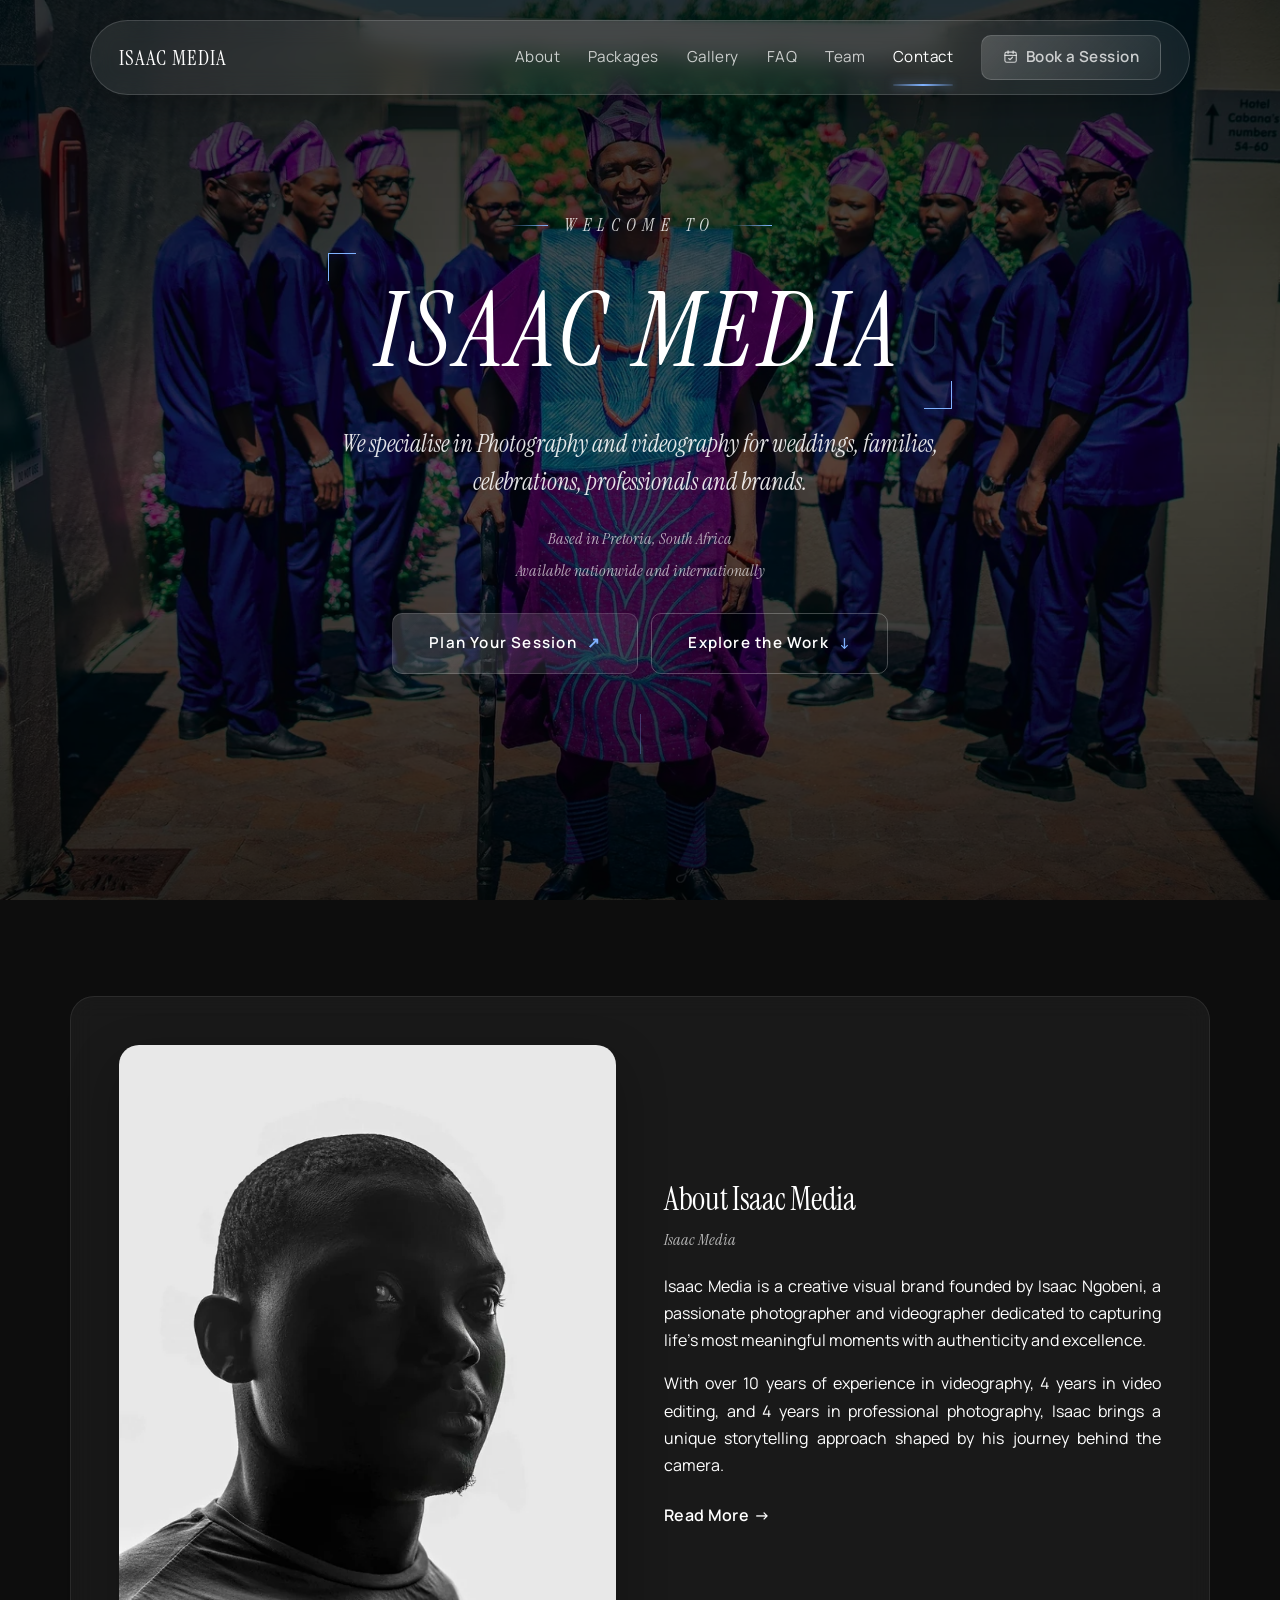
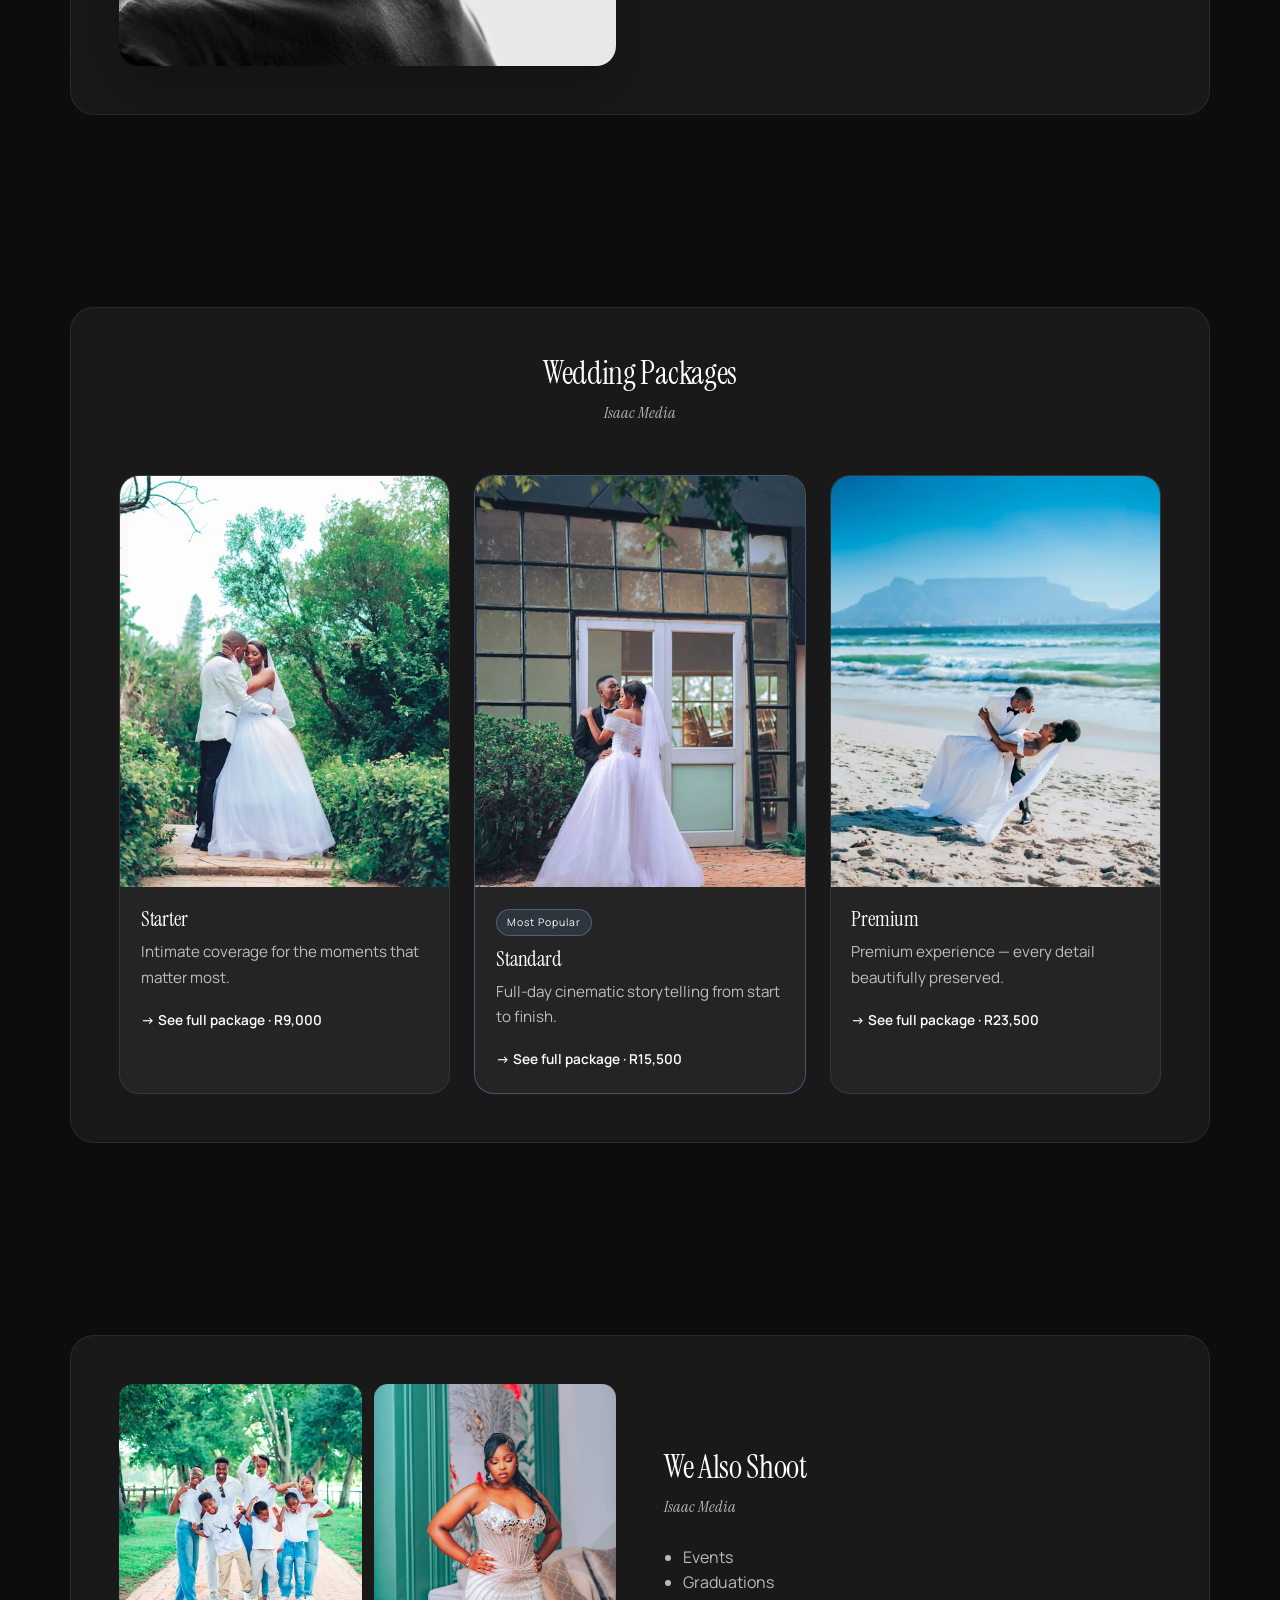
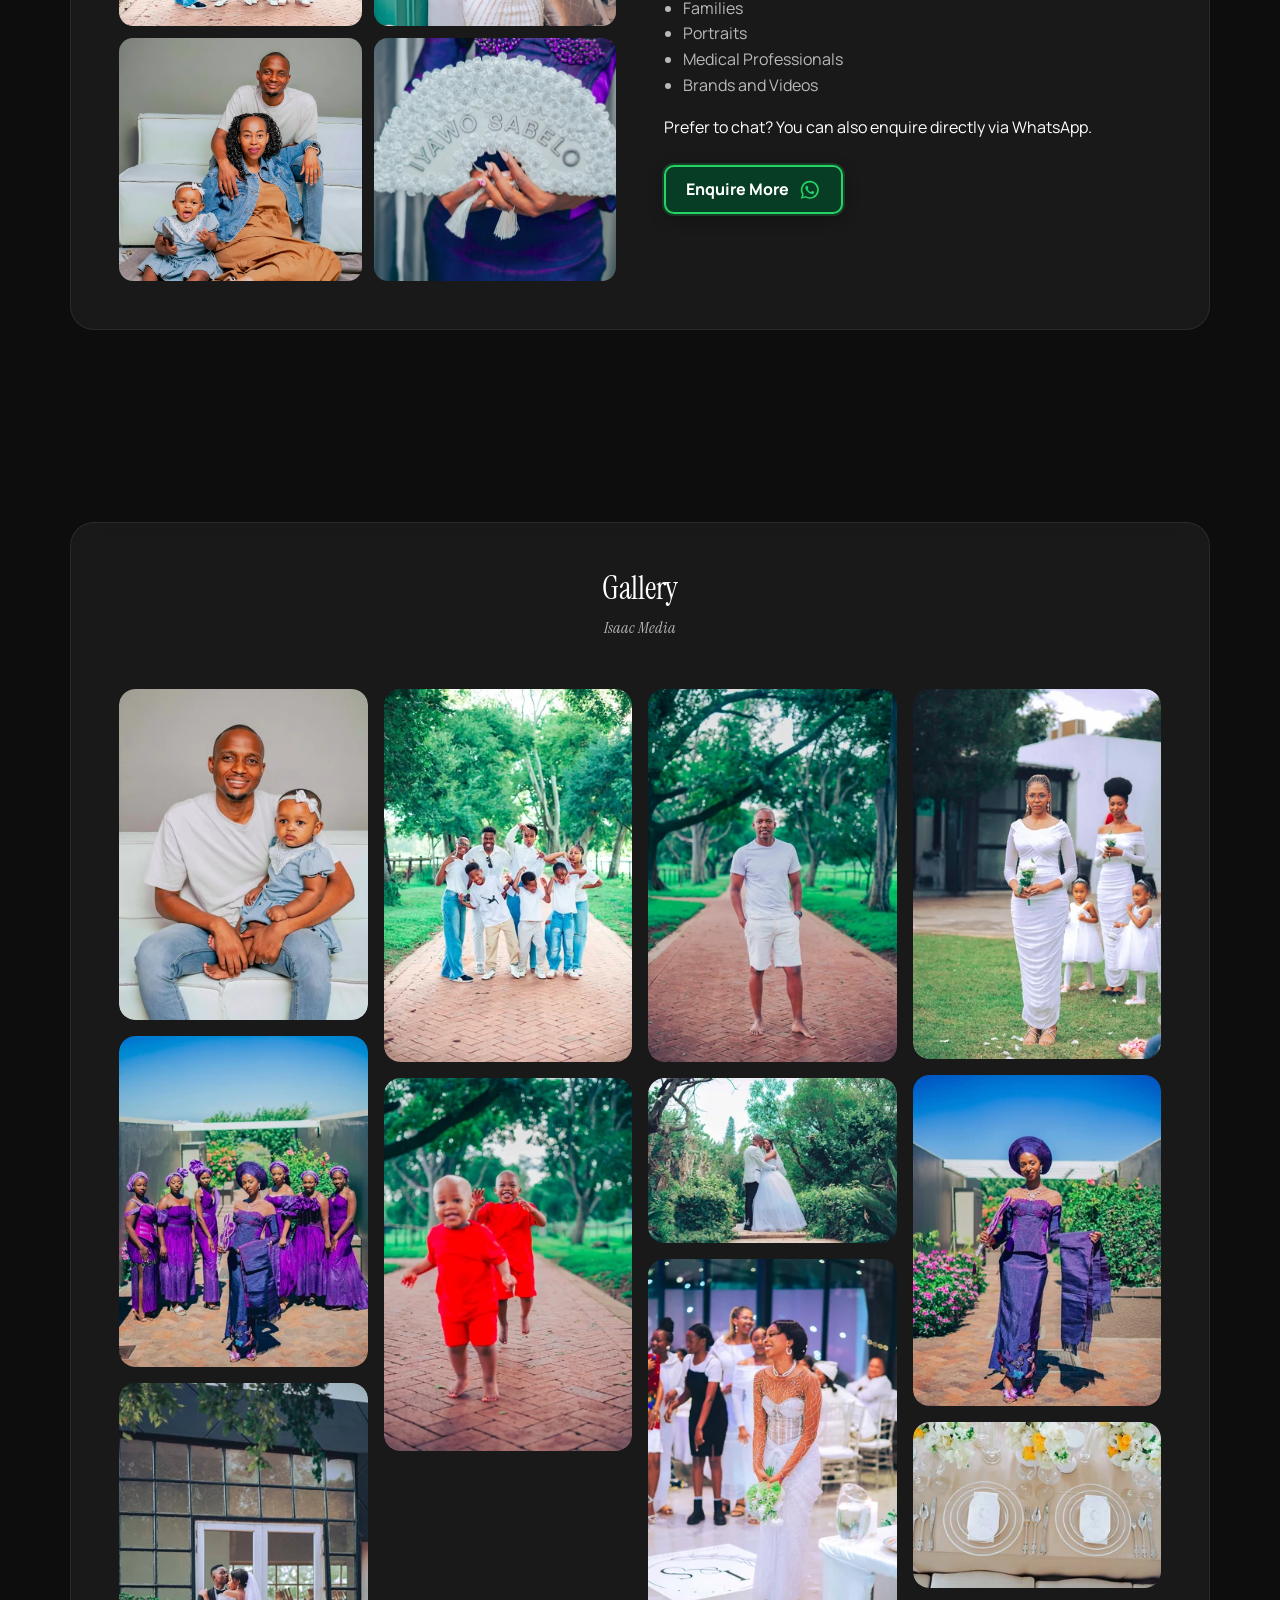
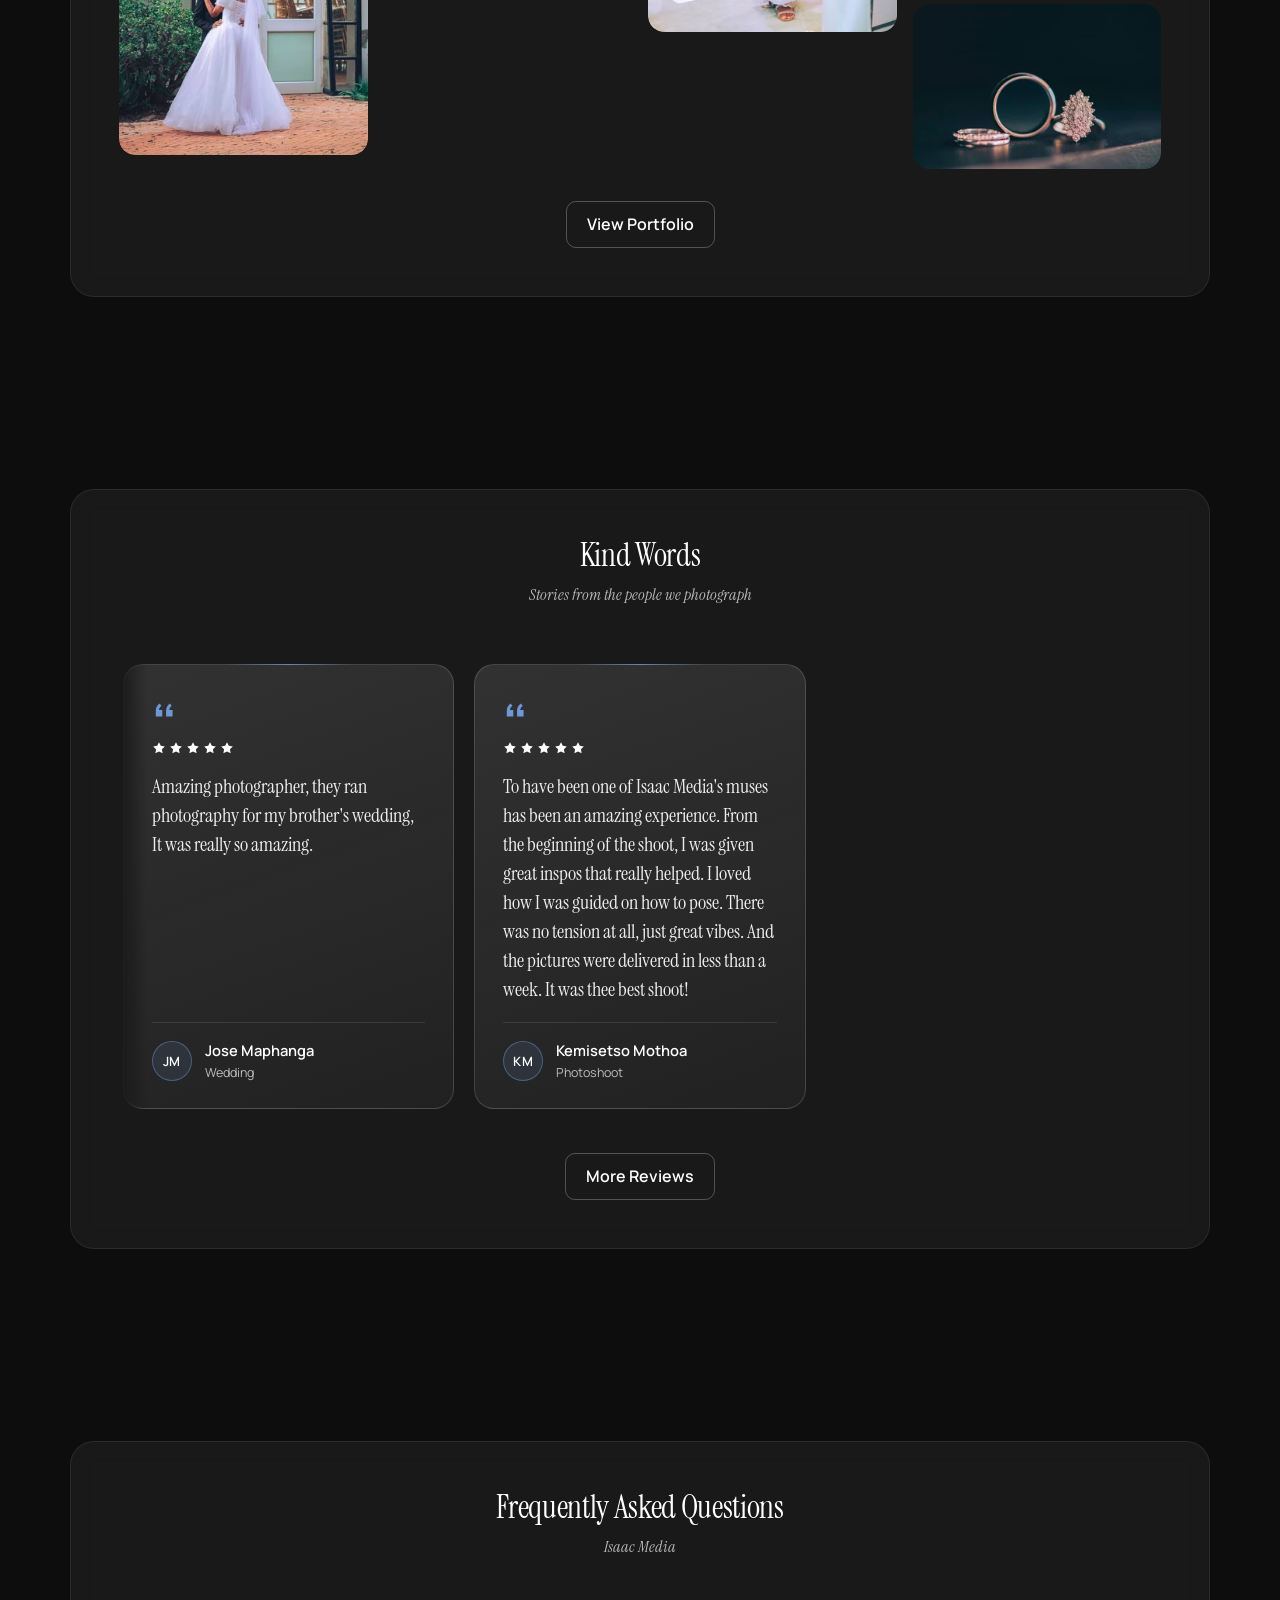
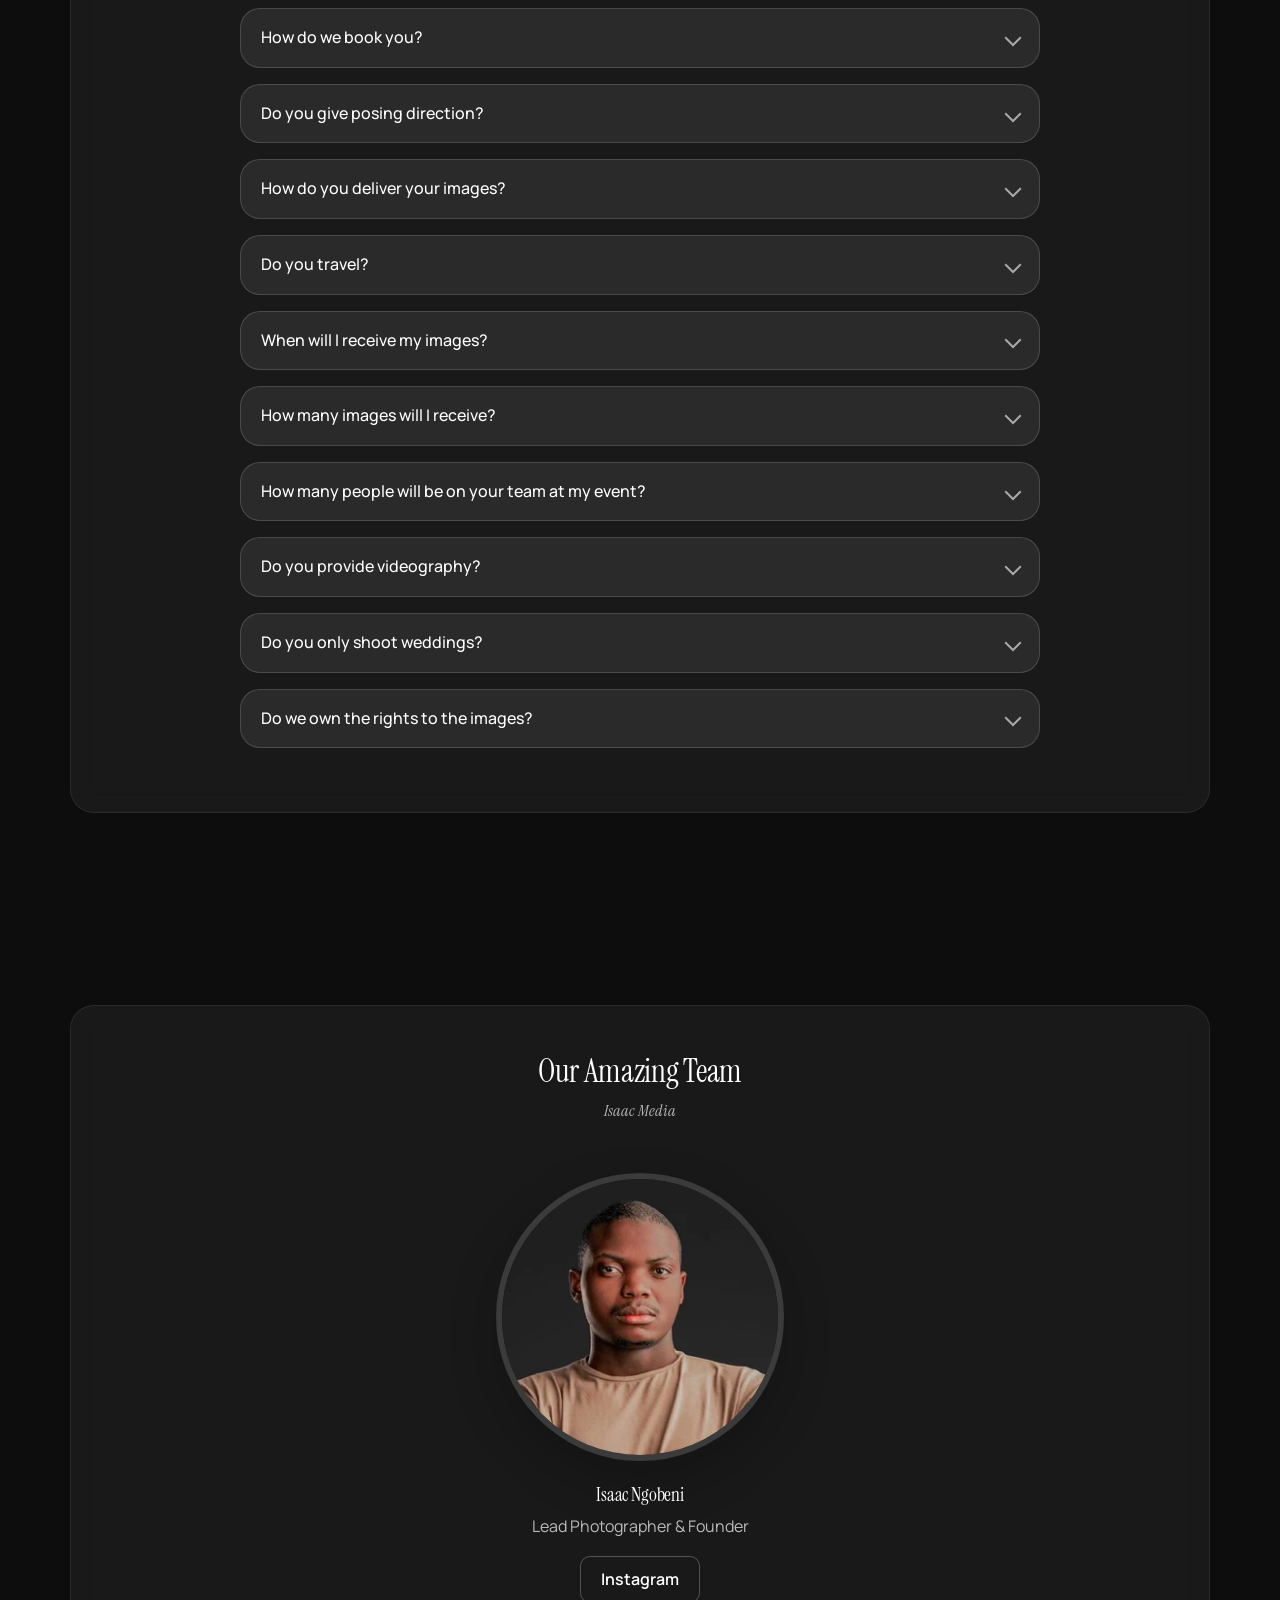
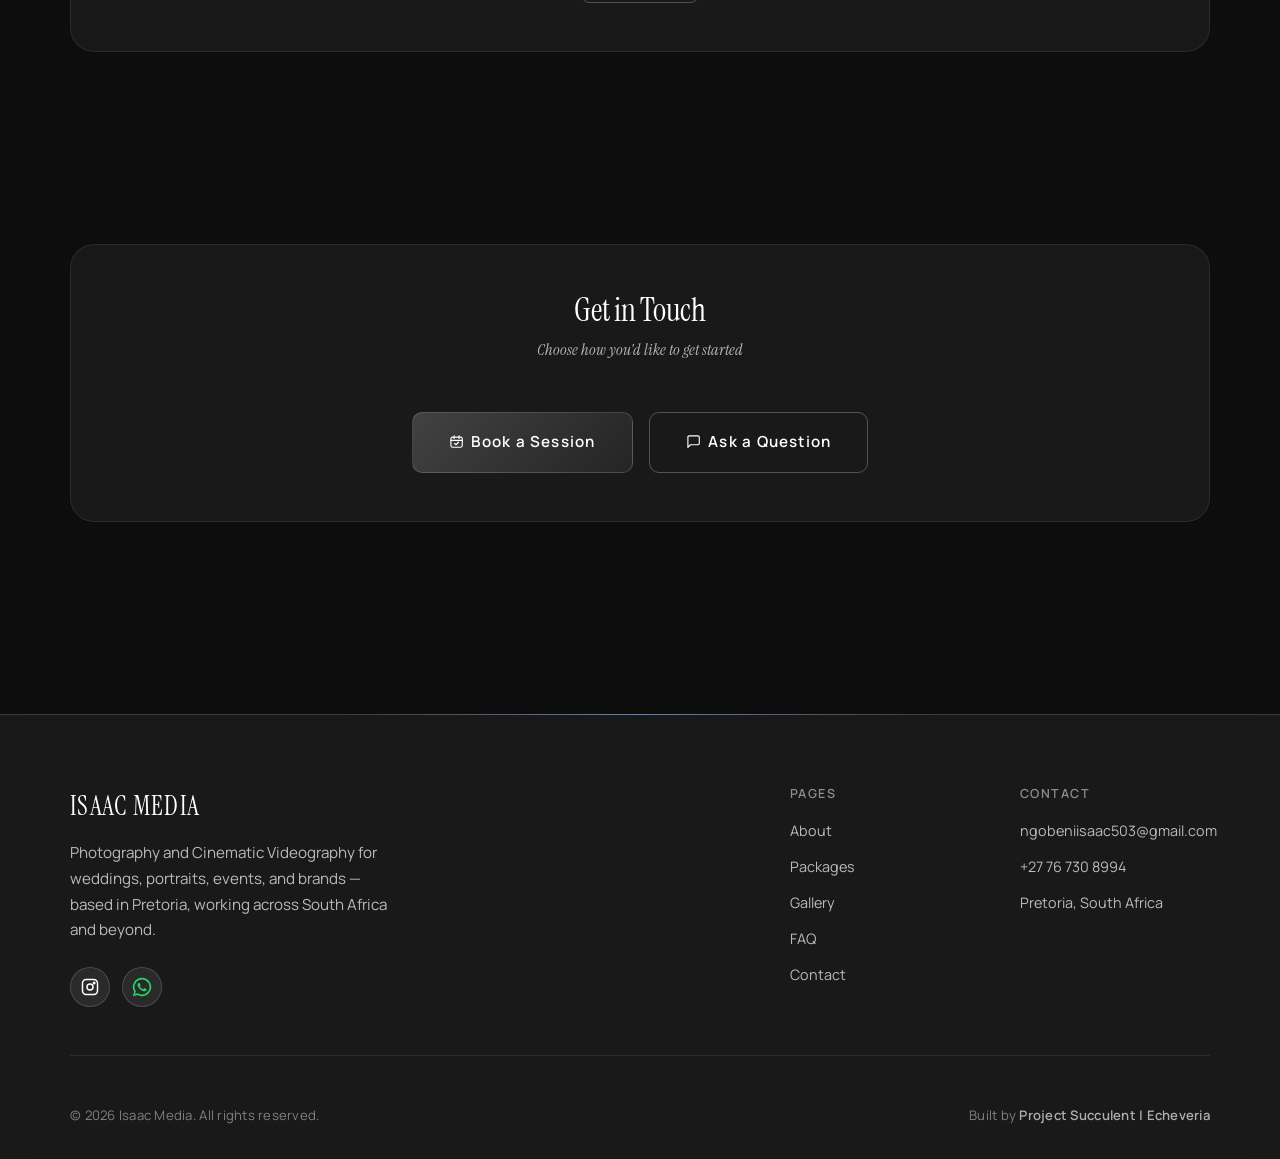
<file: index.html>
<!DOCTYPE html>
<html lang="en">
<head>
  <meta charset="UTF-8" />
  <!-- Google tag (gtag.js) -->
  <script async src="https://www.googletagmanager.com/gtag/js?id=G-PV78D5WSR5"></script>
  <script>
    window.dataLayer = window.dataLayer || [];
    function gtag(){dataLayer.push(arguments);}
    gtag('js', new Date());
    gtag('config', 'G-PV78D5WSR5');
  </script>
  <!-- Anchors every relative URL (images, CSS, JS, and anything inserted
       into the page later) to wherever this file actually lives, e.g.
       "/" on a custom domain or "/repo-name/" on a GitHub Pages project
       site. Resolved once, at real page load — pushState changing the
       address bar to /gallery, /booking, /packages/starter etc. never
       touches this, so lazy-loaded images and modal content inserted
       after navigating never break. This is the fix for the GitHub vs.
       local gallery image bug. -->
  <base href="./" />
  <meta name="viewport" content="width=device-width, initial-scale=1.0" />
  <meta name="color-scheme" content="dark" />
  <meta name="theme-color" content="#0d0d0d" />
  <meta name="format-detection" content="telephone=no, address=no, email=no" />

  <title>ISAAC MEDIA | Photography &amp; Cinematic Videos — South Africa</title>
  <meta name="description" content="ISAAC MEDIA crafts cinematic photography and immersive visual stories for weddings, portraits, events, and modern brands across South Africa." />
  <meta name="robots" content="index, follow, max-snippet:-1, max-image-preview:large" />
  <meta name="referrer" content="strict-origin-when-cross-origin" />
  <meta name="geo.region" content="ZA" />
  <meta name="geo.placename" content="Pretoria, South Africa" />
  <link rel="canonical" href="https://www.isaacmedia.co.za/" />

  <!-- Open Graph -->
  <meta property="og:type" content="website" />
  <meta property="og:url" content="https://www.isaacmedia.co.za/" />
  <meta property="og:site_name" content="ISAAC MEDIA" />
  <meta property="og:locale" content="en_ZA" />
  <meta property="og:title" content="ISAAC MEDIA | Cinematic Photography &amp; Creative Media" />
  <meta property="og:description" content="Luxury cinematic photography and immersive media storytelling for weddings, portraits, events, and modern brands across South Africa." />
  <meta property="og:image" content="https://www.isaacmedia.co.za/assets/im-og.jpg" />
  <meta property="og:image:width" content="1200" />
  <meta property="og:image:height" content="630" />

  <!-- Twitter -->
  <meta name="twitter:card" content="summary_large_image" />
  <meta name="twitter:title" content="ISAAC MEDIA | Cinematic Photography &amp; Creative Media" />
  <meta name="twitter:description" content="Modern cinematic photography portfolio with immersive visuals and luxury storytelling — South Africa." />
  <meta name="twitter:image" content="https://www.isaacmedia.co.za/assets/im-og.jpg" />

  <!-- Resource hints -->
  <link rel="preconnect" href="https://fonts.googleapis.com" />
  <link rel="preconnect" href="https://fonts.gstatic.com" crossorigin />
<link rel="preload" href="assets/img/hero_images/hero_sabelo-960.webp" as="image" imagesrcset="assets/img/hero_images/hero_sabelo-960.webp 960w, assets/img/hero_images/hero_sabelo-1365.webp 1365w, assets/img/hero_images/hero_sabelo.webp 1920w" imagesizes="100vw" media="(min-width: 577px)" fetchpriority="high" />

  <link rel="preload" href="assets/img/mobile/hero-640.webp" as="image" imagesrcset="assets/img/mobile/hero-480.webp 480w, assets/img/mobile/hero-640.webp 640w, assets/img/mobile/hero-960.webp 960w, assets/img/mobile/hero.webp 1200w" imagesizes="100vw" media="(max-width: 576px)" fetchpriority="high" />

  <!-- Apply the full layout before first paint to prevent post-load shifts. -->
  <link rel="stylesheet" href="css/styles.css" fetchpriority="high" />

  <!-- Fonts — one request, two families used across the design -->
  <link rel="preload"
        href="https://fonts.googleapis.com/css2?family=Instrument+Serif:ital@0;1&family=Manrope:wght@400;500;600;700&display=optional"
        as="style" fetchpriority="low" onload="this.onload=null;this.rel='stylesheet'" />
  <noscript>
    <link rel="stylesheet" href="https://fonts.googleapis.com/css2?family=Instrument+Serif:ital@0;1&family=Manrope:wght@400;500;600;700&display=optional" />
  </noscript>

  <link rel="icon" type="image/png" href="assets/im-favicon.png" />
  <link rel="apple-touch-icon" href="assets/im-favicon.png" />

  <script type="application/ld+json">
  {
    "@context": "https://schema.org",
    "@type": "ProfessionalService",
    "name": "ISAAC MEDIA",
    "url": "https://www.isaacmedia.co.za/",
    "image": "https://www.isaacmedia.co.za/assets/im-og.jpg",
    "description": "Cinematic photography and creative media production brand specialising in weddings, portraits, events, and immersive visual storytelling across South Africa.",
    "priceRange": "R9000-R23500",
    "telephone": "+27767308994",
    "email": "ngobeniisaac503@gmail.com",
    "address": { "@type": "PostalAddress", "addressCountry": "ZA", "addressRegion": "Gauteng", "addressLocality": "Pretoria" },
    "areaServed": { "@type": "Country", "name": "South Africa" },
    "sameAs": ["https://www.instagram.com/isaacmedia.official/"]
  }
  </script>
</head>

<body>

  <a class="skip-link" href="#page-top">Skip to content</a>
  <div class="reading-progress" id="reading-progress" aria-hidden="true"></div>

  <!-- ============ FIXED SITE-WIDE BACKGROUND ============ -->
  <div class="bg-slideshow" id="bg-slideshow" aria-hidden="true">
    <div class="bg-slide active">
      <picture class="bg-slide-picture">
        <source media="(max-width: 576px)" srcset="assets/img/mobile/hero-480.webp 480w, assets/img/mobile/hero-640.webp 640w, assets/img/mobile/hero-960.webp 960w, assets/img/mobile/hero.webp 1200w" sizes="100vw" type="image/webp" />
        <img class="bg-slide-image" src="assets/img/hero_images/hero_sabelo.webp" alt="" fetchpriority="high" decoding="async"  width="1920"  height="1441"  srcset="assets/img/hero_images/hero_sabelo-960.webp 960w, assets/img/hero_images/hero_sabelo-1365.webp 1365w, assets/img/hero_images/hero_sabelo.webp 1920w"  sizes="100vw" />
      </picture>
    </div>
  </div>
  <div class="bg-overlay" aria-hidden="true"></div>

  <!-- ============ ISLAND NAVBAR ============ -->
  <header class="navbar" id="mainNav">
    <div class="navbar-inner">
      <a href="#page-top" class="logo" aria-label="ISAAC MEDIA home">Isaac Media</a>

      <nav class="nav-links" id="nav-links">
        <a href="#about">About</a>
        <a href="#packages">Packages</a>
        <a href="#gallery">Gallery</a>
        <a href="#faq">FAQ</a>
        <a href="#team">Team</a>
        <a href="#contact">Contact</a>
        <a href="?modal=booking" class="btn btn-book nav-book-btn" data-modal="booking"><svg class="btn-icon icon-leading" viewBox="0 0 24 24" width="16" height="16" fill="none" stroke="currentColor" stroke-width="1.8" stroke-linecap="round" stroke-linejoin="round" aria-hidden="true"><rect x="3" y="5" width="18" height="16" rx="3"/><path d="M8 3v4M16 3v4M3 10h18"/><path d="M9 15l2 2 4-4"/></svg>Book a Session</a>
      </nav>

      <button class="hamburger" id="hamburger" aria-label="Open menu" aria-expanded="false" aria-controls="mobile-menu">
        <span></span><span></span><span></span>
      </button>
    </div>
  </header>

  <div class="mobile-menu" id="mobile-menu" aria-hidden="true">
    <nav class="mobile-nav">
      <a href="#about">About</a>
      <a href="#packages">Packages</a>
      <a href="#gallery">Gallery</a>
      <a href="#faq">FAQ</a>
      <a href="#team">Team</a>
      <a href="#contact">Contact</a>
      <a href="?modal=booking" class="btn btn-book" data-modal="booking"><svg class="btn-icon icon-leading" viewBox="0 0 24 24" width="16" height="16" fill="none" stroke="currentColor" stroke-width="1.8" stroke-linecap="round" stroke-linejoin="round" aria-hidden="true"><rect x="3" y="5" width="18" height="16" rx="3"/><path d="M8 3v4M16 3v4M3 10h18"/><path d="M9 15l2 2 4-4"/></svg>Book a Session</a>
    </nav>
  </div>

  <main id="page-top">

    <!-- ============ HERO ============ -->
    <section class="hero-section" id="hero">
      <div class="container">
        <p class="hero-eyebrow">Welcome To</p>
        <h1 class="hero-title">ISAAC MEDIA</h1>
        <p class="hero-tagline">We specialise in Photography and videography for weddings, families, celebrations, professionals and brands.</p>
        <p class="hero-location">Based in Pretoria, South Africa</p>
        <p class="hero-availability">Available nationwide and internationally</p>
        <div class="hero-actions">
          <a href="?modal=booking" class="btn btn-book btn-xl" data-modal="booking">Plan Your Session <span aria-hidden="true">↗</span></a>
          <a href="#gallery" class="btn btn-outline-light btn-xl">Explore the Work <span aria-hidden="true">↓</span></a>
        </div>
        <div class="scroll-indicator" aria-hidden="true"></div>
      </div>
    </section>

    <!-- ============ ABOUT ============ -->
    <section id="about" class="glass-section">
      <div class="container">
        <div class="about-grid">
          <div class="about-image">
            <img src="assets/img/isaac-ngobeni/isaac2.webp" alt="Isaac Ngobeni, founder of ISAAC MEDIA" loading="lazy" fetchpriority="low" decoding="async" style="aspect-ratio:4/5;object-fit:cover;"  width="1200"  height="1800"  srcset="assets/img/mobile/about-isaac-480.webp 480w, assets/img/mobile/about-isaac-640.webp 640w, assets/img/mobile/about-isaac.webp 800w, assets/img/isaac-ngobeni/isaac2.webp 1200w"  sizes="(max-width: 768px) calc(100vw - 3.5rem), 500px" />
          </div>
          <div class="about-text">
            <h2>About Isaac Media</h2>
            <p class="section-subheading">Isaac Media</p>
            <p>Isaac Media is a creative visual brand founded by Isaac Ngobeni, a passionate photographer and videographer dedicated to capturing life's most meaningful moments with authenticity and excellence.</p>
            <p>With over 10 years of experience in videography, 4 years in video editing, and 4 years in professional photography, Isaac brings a unique storytelling approach shaped by his journey behind the camera.</p>
            <a href="?modal=about" class="btn-link" data-modal="about">Read More <span class="btn-link-arrow">→</span></a>
          </div>
        </div>
      </div>
    </section>

    <!-- ============ PACKAGES ============ -->
    <section id="packages" class="glass-section">
      <div class="container">
        <div class="text-center">
          <h2>Wedding Packages</h2>
          <p class="section-subheading">Isaac Media</p>
        </div>

        <div class="packages-grid">
          <a href="?modal=package1" class="package-card" data-modal="package1">
            <div class="package-image-wrap">
              <img src="assets/img/package-img/msiza.webp" alt="Starter package" loading="lazy" fetchpriority="low" decoding="async"  width="1200"  height="1800"  srcset="assets/img/mobile/package-msiza-480.webp 480w, assets/img/mobile/package-msiza-640.webp 640w, assets/img/mobile/package-msiza-760.webp 760w, assets/img/package-img/msiza.webp 1200w"  sizes="(max-width: 768px) calc(100vw - 3.5rem), 350px" />
              <div class="portfolio-hover"><span class="plus-icon">+</span></div>
            </div>
            <div class="package-content">
              <h4 class="package-title">Starter</h4>
              <p class="package-description">Intimate coverage for the moments that matter most.</p>
              <span class="package-link">→ See full package · R9,000</span>
            </div>
          </a>

          <a href="?modal=package2" class="package-card featured" data-modal="package2">
            <div class="package-image-wrap">
              <img src="assets/img/package-img/is3.webp" alt="Standard package" loading="lazy" fetchpriority="low" decoding="async"  width="1200"  height="1800"  srcset="assets/img/mobile/package-is3-480.webp 480w, assets/img/mobile/package-is3-640.webp 640w, assets/img/mobile/package-is3-760.webp 760w, assets/img/package-img/is3.webp 1200w"  sizes="(max-width: 768px) calc(100vw - 3.5rem), 350px" />
              <div class="portfolio-hover"><span class="plus-icon">+</span></div>
            </div>
            <div class="package-content">
              <span class="popular-badge">Most Popular</span>
              <h4 class="package-title">Standard</h4>
              <p class="package-description">Full-day cinematic storytelling from start to finish.</p>
              <span class="package-link">→ See full package · R15,500</span>
            </div>
          </a>

          <a href="?modal=package3" class="package-card" data-modal="package3">
            <div class="package-image-wrap">
              <img src="assets/img/package-img/sandrasabelo.webp" alt="Premium package" loading="lazy" fetchpriority="low" decoding="async"  width="1190"  height="1585"  srcset="assets/img/mobile/package-sandrasabelo-480.webp 480w, assets/img/mobile/package-sandrasabelo-640.webp 640w, assets/img/mobile/package-sandrasabelo-760.webp 760w, assets/img/package-img/sandrasabelo.webp 1190w"  sizes="(max-width: 768px) calc(100vw - 3.5rem), 350px" />
              <div class="portfolio-hover"><span class="plus-icon">+</span></div>
            </div>
            <div class="package-content">
              <h4 class="package-title">Premium</h4>
              <p class="package-description">Premium experience — every detail beautifully preserved.</p>
              <span class="package-link">→ See full package · R23,500</span>
            </div>
          </a>
        </div>
      </div>
    </section>

    <!-- ============ ADDITIONAL SERVICES / EVENTS ============ -->
    <section id="services-extra" class="glass-section">
      <div class="container">
        <div class="events-layout">
          <div class="events-grid">
            <div class="event-slideshow" data-slideshow>
              <div class="event-slide active" data-desktop-src="assets/img/event-sm/bilankulu1.webp" data-mobile-src="assets/img/gallery-xs/bilankulu1.webp"></div>
              <div class="event-slide" data-desktop-src="assets/img/event-sm/grad1.webp" data-mobile-src="assets/img/gallery-xs/grad1.webp"></div>
            </div>
            <div class="event-slideshow" data-slideshow>
              <div class="event-slide active" data-desktop-src="assets/img/event-sm/mat2.webp" data-mobile-src="assets/img/gallery-xs/mat2.webp"></div>
              <div class="event-slide" data-desktop-src="assets/img/event-sm/kekana.webp" data-mobile-src="assets/img/gallery-xs/kekana.webp"></div>
            </div>
            <div class="event-slideshow" data-slideshow>
              <div class="event-slide active" data-desktop-src="assets/img/event-sm/vh1.webp" data-mobile-src="assets/img/gallery-xs/vh1.webp"></div>
              <div class="event-slide" data-desktop-src="assets/img/event-sm/dp6.webp" data-mobile-src="assets/img/gallery-xs/dp6.webp"></div>
            </div>
            <div class="event-slideshow" data-slideshow>
              <div class="event-slide active" data-desktop-src="assets/img/event-sm/sandy6.webp" data-mobile-src="assets/img/gallery-xs/sandy6.webp"></div>
              <div class="event-slide" data-desktop-src="assets/img/event-sm/dp3.webp" data-mobile-src="assets/img/gallery-xs/dp3.webp"></div>
            </div>
          </div>

          <div class="events-content">
            <h2>We Also Shoot</h2>
            <p class="section-subheading" style="margin-bottom:1.5rem;">Isaac Media</p>
            <ul class="event-features">
              <li>Events</li>
              <li>Graduations</li>
              <li>Families</li>
              <li>Portraits</li>
              <li>Medical Professionals</li>
              <li>Brands and Videos</li>
            </ul>
            <p>Prefer to chat? You can also enquire directly via WhatsApp.</p>
            <div class="cta-buttons" style="justify-content:flex-start;">
              <button class="btn btn-book" data-whatsapp>Enquire More<svg class="btn-icon icon-trailing whatsapp-icon" viewBox="0 0 24 24" width="16" height="16" fill="currentColor" aria-hidden="true"><path d="M12 2a10 10 0 0 0-8.6 15.1L2 22l5.05-1.36A10 10 0 1 0 12 2zm0 18.2a8.15 8.15 0 0 1-4.16-1.14l-.3-.18-3.1.84.83-3.02-.2-.31A8.2 8.2 0 1 1 12 20.2zm4.5-6.13c-.24-.12-1.44-.71-1.66-.79-.22-.08-.39-.12-.55.12-.16.24-.63.79-.78.95-.14.16-.28.18-.53.06-.24-.12-1.02-.38-1.95-1.21-.72-.64-1.2-1.44-1.35-1.68-.14-.24-.02-.37.11-.49.11-.11.24-.28.36-.42.12-.14.16-.24.24-.4.08-.16.04-.3-.02-.42-.06-.12-.55-1.32-.75-1.8-.2-.48-.4-.42-.55-.42h-.47c-.16 0-.42.06-.64.3-.22.24-.84.82-.84 2s.86 2.32.98 2.48c.12.16 1.7 2.6 4.13 3.64.58.25 1.03.4 1.38.51.58.18 1.11.16 1.53.1.47-.07 1.44-.59 1.64-1.16.2-.57.2-1.06.14-1.16-.06-.1-.22-.16-.46-.28z"/></svg></button>
            </div>
          </div>
        </div>
      </div>
    </section>

    <!-- ============ GALLERY ============ -->
    <section id="gallery" class="glass-section">
      <div class="container">
        <div class="text-center">
          <h2>Gallery</h2>
          <p class="section-subheading">Isaac Media</p>
        </div>

        <div class="masonry" id="masonry">
          <div class="item"><img src="assets/img/compress_gallery/vh3.webp" loading="lazy" fetchpriority="low" decoding="async" alt="Wedding portrait photography by Isaac Media"  width="1170"  height="1559"  srcset="assets/img/gallery-xs/vh3.webp 320w, assets/img/gallery-sm/vh3.webp 480w, assets/img/gallery-md/vh3.webp 768w, assets/img/compress_gallery/vh3.webp 1170w"  sizes="(max-width: 768px) calc(50vw - 2rem), (max-width: 1200px) calc(33.333vw - 2rem), 273px" /></div>
          <div class="item"><img src="assets/img/compress_gallery/sandy8.webp" loading="lazy" fetchpriority="low" decoding="async" alt="Group portrait in coordinated purple traditional attire."  width="1200"  height="1599"  srcset="assets/img/gallery-xs/sandy8.webp 320w, assets/img/gallery-sm/sandy8.webp 480w, assets/img/gallery-md/sandy8.webp 768w, assets/img/compress_gallery/sandy8.webp 1200w"  sizes="(max-width: 768px) calc(50vw - 2rem), (max-width: 1200px) calc(33.333vw - 2rem), 273px" /></div>
          <div class="item"><img src="assets/img/compress_gallery/is3.webp" loading="lazy" fetchpriority="low" decoding="async" alt="Bride and groom posing in front of tall windows."  width="1200"  height="1800"  srcset="assets/img/gallery-xs/is3.webp 320w, assets/img/gallery-sm/is3.webp 480w, assets/img/gallery-md/is3.webp 768w, assets/img/compress_gallery/is3.webp 1200w"  sizes="(max-width: 768px) calc(50vw - 2rem), (max-width: 1200px) calc(33.333vw - 2rem), 273px" /></div>
          <div class="item"><img src="assets/img/compress_gallery/bilankulu1.webp" loading="lazy" fetchpriority="low" decoding="async" alt="Wedding party posing together outdoors."  width="1200"  height="1800"  srcset="assets/img/gallery-xs/bilankulu1.webp 320w, assets/img/gallery-sm/bilankulu1.webp 480w, assets/img/gallery-md/bilankulu1.webp 768w, assets/img/compress_gallery/bilankulu1.webp 1200w"  sizes="(max-width: 768px) calc(50vw - 2rem), (max-width: 1200px) calc(33.333vw - 2rem), 273px" /></div>
          <div class="item"><img src="assets/img/compress_gallery/kekana2.webp" loading="lazy" fetchpriority="low" decoding="async" alt="Two children in red outfits on a garden path."  width="1150"  height="1725"  srcset="assets/img/gallery-xs/kekana2.webp 320w, assets/img/gallery-sm/kekana2.webp 480w, assets/img/gallery-md/kekana2.webp 768w, assets/img/compress_gallery/kekana2.webp 1150w"  sizes="(max-width: 768px) calc(50vw - 2rem), (max-width: 1200px) calc(33.333vw - 2rem), 273px" /></div>
          <div class="item"><img src="assets/img/compress_gallery/kekana5.webp" loading="lazy" fetchpriority="low" decoding="async" alt="Man in a white outfit walking along a garden path."  width="1150"  height="1725"  srcset="assets/img/gallery-xs/kekana5.webp 320w, assets/img/gallery-sm/kekana5.webp 480w, assets/img/gallery-md/kekana5.webp 768w, assets/img/compress_gallery/kekana5.webp 1150w"  sizes="(max-width: 768px) calc(50vw - 2rem), (max-width: 1200px) calc(33.333vw - 2rem), 273px" /></div>
          <div class="item"><img src="assets/img/compress_gallery/msiza1.webp" loading="lazy" fetchpriority="low" decoding="async" alt="Bride and groom embracing in a leafy garden."  width="1200"  height="800"  srcset="assets/img/gallery-xs/msiza1.webp 320w, assets/img/gallery-sm/msiza1.webp 480w, assets/img/gallery-md/msiza1.webp 768w, assets/img/compress_gallery/msiza1.webp 1200w"  sizes="(max-width: 768px) calc(50vw - 2rem), (max-width: 1200px) calc(33.333vw - 2rem), 273px" /></div>
          <div class="item"><img src="assets/img/compress_gallery/is.webp" loading="lazy" fetchpriority="low" decoding="async" alt="Bride standing among guests at a wedding reception."  width="1200"  height="1800"  srcset="assets/img/gallery-xs/is.webp 320w, assets/img/gallery-sm/is.webp 480w, assets/img/gallery-md/is.webp 768w, assets/img/compress_gallery/is.webp 1200w"  sizes="(max-width: 768px) calc(50vw - 2rem), (max-width: 1200px) calc(33.333vw - 2rem), 273px" /></div>
          <div class="item"><img src="assets/img/compress_gallery/is1.webp" loading="lazy" fetchpriority="low" decoding="async" alt="Bride walking with two young attendants outdoors."  width="1200"  height="1790"  srcset="assets/img/gallery-xs/is1.webp 320w, assets/img/gallery-sm/is1.webp 480w, assets/img/gallery-md/is1.webp 768w, assets/img/compress_gallery/is1.webp 1200w"  sizes="(max-width: 768px) calc(50vw - 2rem), (max-width: 1200px) calc(33.333vw - 2rem), 273px" /></div>
          <div class="item"><img src="assets/img/compress_gallery/sandy7.webp" loading="lazy" fetchpriority="low" decoding="async" alt="Woman in purple traditional attire posing outdoors."  width="1200"  height="1599"  srcset="assets/img/gallery-xs/sandy7.webp 320w, assets/img/gallery-sm/sandy7.webp 480w, assets/img/gallery-md/sandy7.webp 768w, assets/img/compress_gallery/sandy7.webp 1200w"  sizes="(max-width: 768px) calc(50vw - 2rem), (max-width: 1200px) calc(33.333vw - 2rem), 273px" /></div>
          <div class="item"><img src="assets/img/compress_gallery/cater10.webp" loading="lazy" fetchpriority="low" decoding="async" alt="Wedding table set with plates, flowers, and glassware."  width="1200"  height="800"  srcset="assets/img/gallery-xs/cater10.webp 320w, assets/img/gallery-sm/cater10.webp 480w, assets/img/gallery-md/cater10.webp 768w, assets/img/compress_gallery/cater10.webp 1200w"  sizes="(max-width: 768px) calc(50vw - 2rem), (max-width: 1200px) calc(33.333vw - 2rem), 273px" /></div>
          <div class="item"><img src="assets/img/compress_gallery/rings.webp" loading="lazy" fetchpriority="low" decoding="async" alt="Wedding rings close-up by Isaac Media"  width="1920"  height="1280"  srcset="assets/img/gallery-xs/rings.webp 320w, assets/img/gallery-sm/rings.webp 480w, assets/img/gallery-md/rings.webp 768w, assets/img/compress_gallery/rings.webp 1920w"  sizes="(max-width: 768px) calc(50vw - 2rem), (max-width: 1200px) calc(33.333vw - 2rem), 273px" /></div>
        </div>

        <div class="button-wrapper" style="display:flex;justify-content:center;margin-top:2rem;">
          <a href="?modal=gallery" class="btn btn-outline-light" id="portfolio-toggle">View Portfolio</a>
        </div>
      </div>
    </section>

    <!-- ============ CLIENT REVIEWS ============ -->
    <section id="reviews" class="glass-section">
      <div class="container">
        <div class="text-center">
          <h2>Kind Words</h2>
          <p class="section-subheading">Stories from the people we photograph</p>
        </div>
        <div class="reviews-empty-state" id="reviews-empty-state">
          <span class="reviews-empty-mark" aria-hidden="true">“</span>
          <h3>Every story deserves to be told.</h3>
          <p>We’re gathering kind words from our clients. If we’ve photographed a special moment for you, we’d love to hear about your experience.</p>
          <a class="btn btn-outline-light" href="https://wa.me/27767308994?text=I%27d%20love%20to%20share%20feedback%20about%20my%20experience%20with%20ISAAC%20MEDIA" target="_blank" rel="noopener">Share your experience<svg class="btn-icon icon-trailing whatsapp-icon" viewBox="0 0 24 24" width="16" height="16" fill="currentColor" aria-hidden="true"><path d="M12 2a10 10 0 0 0-8.6 15.1L2 22l5.05-1.36A10 10 0 1 0 12 2zm0 18.2a8.15 8.15 0 0 1-4.16-1.14l-.3-.18-3.1.84.83-3.02-.2-.31A8.2 8.2 0 1 1 12 20.2zm4.5-6.13c-.24-.12-1.44-.71-1.66-.79-.22-.08-.39-.12-.55.12-.16.24-.63.79-.78.95-.14.16-.28.18-.53.06-.24-.12-1.02-.38-1.95-1.21-.72-.64-1.2-1.44-1.35-1.68-.14-.24-.02-.37.11-.49.11-.11.24-.28.36-.42.12-.14.16-.24.24-.4.08-.16.04-.3-.02-.42-.06-.12-.55-1.32-.75-1.8-.2-.48-.4-.42-.55-.42h-.47c-.16 0-.42.06-.64.3-.22.24-.84.82-.84 2s.86 2.32.98 2.48c.12.16 1.7 2.6 4.13 3.64.58.25 1.03.4 1.38.51.58.18 1.11.16 1.53.1.47-.07 1.44-.59 1.64-1.16.2-.57.2-1.06.14-1.16-.06-.1-.22-.16-.46-.28z"/></svg></a>
        </div>
        <div class="reviews-carousel" role="region" aria-roledescription="carousel" aria-label="Client reviews" hidden>
          <button type="button" class="reviews-nav reviews-nav--prev" aria-label="Previous review" data-reviews-prev>
            <svg viewBox="0 0 24 24" width="18" height="18" fill="none" stroke="currentColor" stroke-width="1.8" stroke-linecap="round" stroke-linejoin="round" aria-hidden="true"><path d="M15 5l-7 7 7 7"/></svg>
          </button>
          <div class="reviews-track" id="reviews-track" tabindex="0"></div>
          <button type="button" class="reviews-nav reviews-nav--next" aria-label="Next review" data-reviews-next>
            <svg viewBox="0 0 24 24" width="18" height="18" fill="none" stroke="currentColor" stroke-width="1.8" stroke-linecap="round" stroke-linejoin="round" aria-hidden="true"><path d="M9 5l7 7-7 7"/></svg>
          </button>
        </div>
        <div class="reviews-dots" id="reviews-dots" role="tablist" aria-label="Choose review page" hidden></div>
        <div class="text-center reviews-more" hidden>
          <a class="btn btn-outline-light" href="https://share.google/xiVbThQCpnkVW16pq" target="_blank" rel="noopener" id="more-reviews">More Reviews</a>
        </div>
      </div>
    </section>

    <!-- ============ FAQ ============ -->
    <section id="faq" class="glass-section">
      <div class="container">
        <div class="text-center">
          <h2>Frequently Asked Questions</h2>
          <p class="section-subheading">Isaac Media</p>
        </div>

        <div class="accordion" id="faqAccordion">
          <div class="accordion-item">
            <button class="accordion-button" aria-expanded="false">How do we book you?</button>
            <div class="accordion-content"><div class="accordion-body">Secure your special day with a 70% retainer and contract signing, with the remainder due 5 days before the wedding date. Payments can be made towards the balance at any time.</div></div>
          </div>
          <div class="accordion-item">
            <button class="accordion-button" aria-expanded="false">Do you give posing direction?</button>
            <div class="accordion-content"><div class="accordion-body">Yes, we actively guide and direct our clients with posing on their day to achieve timeless and elegant portraits, while equally valuing authentic candid moments that reflect genuine emotion.</div></div>
          </div>
          <div class="accordion-item">
            <button class="accordion-button" aria-expanded="false">How do you deliver your images?</button>
            <div class="accordion-content"><div class="accordion-body">Via a high-resolution online gallery that allows you to download and share with friends and family.</div></div>
          </div>
          <div class="accordion-item">
            <button class="accordion-button" aria-expanded="false">Do you travel?</button>
            <div class="accordion-content"><div class="accordion-body">Absolutely! We are based in South Africa but travel worldwide.</div></div>
          </div>
          <div class="accordion-item">
            <button class="accordion-button" aria-expanded="false">When will I receive my images?</button>
            <div class="accordion-content"><div class="accordion-body">Engagement sessions take 7–14 working days. Weddings take 4–5 weeks. We send a few sneak peek images during the first week after your event.</div></div>
          </div>
          <div class="accordion-item">
            <button class="accordion-button" aria-expanded="false">How many images will I receive?</button>
            <div class="accordion-content"><div class="accordion-body">This varies based on the scope of the wedding, such as hours booked. The number of images can range from 300+ photos.</div></div>
          </div>
          <div class="accordion-item">
            <button class="accordion-button" aria-expanded="false">How many people will be on your team at my event?</button>
            <div class="accordion-content"><div class="accordion-body">1 photographer plus an assistant if deemed necessary.</div></div>
          </div>
          <div class="accordion-item">
            <button class="accordion-button" aria-expanded="false">Do you provide videography?</button>
            <div class="accordion-content"><div class="accordion-body">Yes, we do!</div></div>
          </div>
          <div class="accordion-item">
            <button class="accordion-button" aria-expanded="false">Do you only shoot weddings?</button>
            <div class="accordion-content"><div class="accordion-body">No, we also provide family, maternity, engagement, corporate event, graduation, and party coverage.</div></div>
          </div>
          <div class="accordion-item">
            <button class="accordion-button" aria-expanded="false">Do we own the rights to the images?</button>
            <div class="accordion-content"><div class="accordion-body">Once delivered, you receive personal usage rights to share, print, and enjoy your photos. Copyright remains with the photographer, allowing use for portfolio and promotional purposes — your privacy is always respected.</div></div>
          </div>
        </div>
      </div>
    </section>

    <!-- ============ TEAM ============ -->
    <section id="team" class="glass-section">
      <div class="container text-center">
        <h2>Our Amazing Team</h2>
        <p class="section-subheading">Isaac Media</p>
        <div class="team-circle">
          <img src="assets/img/isaac-ngobeni/isaac3.webp" alt="Isaac Ngobeni" loading="lazy" fetchpriority="low" decoding="async"  width="1115"  height="990"  srcset="assets/img/mobile/team-isaac-320.webp 320w, assets/img/mobile/team-isaac.webp 600w, assets/img/isaac-ngobeni/isaac3.webp 1115w"  sizes="288px" />
        </div>
        <h3>Isaac Ngobeni</h3>
        <p class="text-muted">Lead Photographer &amp; Founder</p>
        <a class="btn btn-outline-light" href="https://www.instagram.com/isaacmedia.official/" target="_blank" rel="noopener">Instagram</a>
      </div>
    </section>

    <!-- ============ CONTACT ============ -->
    <section id="contact" class="glass-section">
      <div class="container text-center">
        <h2>Get in Touch</h2>
        <p class="section-subheading">Choose how you'd like to get started</p>
        <div class="contact-buttons">
          <a href="?modal=booking" class="btn btn-book btn-xl" data-modal="booking"><svg class="btn-icon icon-leading" viewBox="0 0 24 24" width="18" height="18" fill="none" stroke="currentColor" stroke-width="1.8" stroke-linecap="round" stroke-linejoin="round" aria-hidden="true"><rect x="3" y="5" width="18" height="16" rx="3"/><path d="M8 3v4M16 3v4M3 10h18"/><path d="M9 15l2 2 4-4"/></svg>Book a Session</a>
          <a href="?modal=inquiry" class="btn btn-outline-light btn-xl" data-modal="inquiry"><svg class="btn-icon icon-leading" viewBox="0 0 24 24" width="18" height="18" fill="none" stroke="currentColor" stroke-width="1.8" stroke-linecap="round" stroke-linejoin="round" aria-hidden="true"><path d="M21 15a2 2 0 0 1-2 2H7l-4 4V5a2 2 0 0 1 2-2h14a2 2 0 0 1 2 2z"/></svg>Ask a Question</a>
        </div>
      </div>
    </section>
  </main>

  <!-- ============ FOOTER ============ -->
  <footer class="footer">
    <div class="footer-inner">
      <div class="footer-top">
        <div class="footer-brand">
          <a href="#page-top" class="logo">Isaac Media</a>
          <p class="footer-tagline">Photography and Cinematic Videography for weddings, portraits, events, and brands — based in Pretoria, working across South Africa and beyond.</p>
          <div class="footer-socials">
            <a class="social-icon" href="https://www.instagram.com/isaacmedia.official/" target="_blank" rel="noopener" aria-label="Instagram">
              <svg width="18" height="18" viewBox="0 0 24 24" fill="none" stroke="currentColor" stroke-width="2"><rect x="2" y="2" width="20" height="20" rx="5"/><circle cx="12" cy="12" r="4"/><circle cx="17.5" cy="6.5" r="1"/></svg>
            </a>
            <a class="social-icon" href="https://wa.me/27767308994?text=Hi%20Isaac%20Media%2C%20I%27d%20like%20to%20enquire%20about%20your%20photography%20and%20videography%20services." target="_blank" rel="noopener" aria-label="WhatsApp">
              <svg class="whatsapp-icon" width="18" height="18" viewBox="0 0 24 24" fill="currentColor"><path d="M12 2a10 10 0 0 0-8.6 15.1L2 22l5.05-1.36A10 10 0 1 0 12 2zm0 18.2a8.15 8.15 0 0 1-4.16-1.14l-.3-.18-3.1.84.83-3.02-.2-.31A8.2 8.2 0 1 1 12 20.2zm4.5-6.13c-.24-.12-1.44-.71-1.66-.79-.22-.08-.39-.12-.55.12-.16.24-.63.79-.78.95-.14.16-.28.18-.53.06-.24-.12-1.02-.38-1.95-1.21-.72-.64-1.2-1.44-1.35-1.68-.14-.24-.02-.37.11-.49.11-.11.24-.28.36-.42.12-.14.16-.24.24-.4.08-.16.04-.3-.02-.42-.06-.12-.55-1.32-.75-1.8-.2-.48-.4-.42-.55-.42h-.47c-.16 0-.42.06-.64.3-.22.24-.84.82-.84 2s.86 2.32.98 2.48c.12.16 1.7 2.6 4.13 3.64.58.25 1.03.4 1.38.51.58.18 1.11.16 1.53.1.47-.07 1.44-.59 1.64-1.16.2-.57.2-1.06.14-1.16-.06-.1-.22-.16-.46-.28z"/></svg>
            </a>
          </div>
        </div>

        <div class="footer-columns">
          <div class="footer-col">
            <h5>Pages</h5>
            <ul>
              <li><a href="#about">About</a></li>
              <li><a href="#packages">Packages</a></li>
              <li><a href="#gallery">Gallery</a></li>
              <li><a href="#faq">FAQ</a></li>
              <li><a href="#contact">Contact</a></li>
            </ul>
          </div>
          <div class="footer-col">
            <h5>Contact</h5>
            <ul>
              <li><a href="mailto:ngobeniisaac503@gmail.com">ngobeniisaac503@gmail.com</a></li>
              <li><a href="tel:+27767308994">+27 76 730 8994</a></li>
              <li><span>Pretoria, South Africa</span></li>
            </ul>
          </div>
        </div>
      </div>

      <div class="footer-bottom">
        <p>© 2026 Isaac Media. All rights reserved.</p>
        <p>Built by <strong>Project Succulent | Echeveria</strong></p>
      </div>
    </div>
  </footer>

  <!-- ============ MODAL OVERLAY (reusable) ============ -->
  <div class="modal-overlay" id="modal-overlay" hidden>
    <div class="modal" role="dialog" aria-modal="true" aria-labelledby="modal-heading">
      <button class="modal-close" id="modal-close" aria-label="Close">&times;</button>
      <div class="modal-content" id="modal-content"></div>
    </div>
  </div>

  <!-- ============ FULL GALLERY MODAL — deep-linkable at /gallery ============ -->
  <div class="gallery-overlay" id="gallery-overlay" hidden>
    <div class="gallery-overlay-header">
      <div>
        <h2>Gallery</h2>
        <p class="text-muted" style="margin:0;">Isaac Media — full portfolio</p>
      </div>
      <button class="gallery-overlay-close" id="gallery-close" aria-label="Close gallery">&times;</button>
    </div>
    <div class="gallery-overlay-scroll">
      <div class="gallery-masonry">
        <img src="assets/img/compress_gallery/DSC02143.webp" loading="lazy" fetchpriority="low" decoding="async" alt="Bride and groom standing together at an outdoor wedding."  width="1150"  height="1725"  srcset="assets/img/gallery-xs/DSC02143.webp 320w, assets/img/gallery-sm/DSC02143.webp 480w, assets/img/gallery-md/DSC02143.webp 768w, assets/img/compress_gallery/DSC02143.webp 1150w"  sizes="(max-width: 480px) calc(50vw - 2.5rem), (max-width: 992px) calc(33.333vw - 2rem), (max-width: 1464px) calc(20vw - 1.75rem), 269px" />
        <img src="assets/img/compress_gallery/DSC03020.webp" loading="lazy" fetchpriority="low" decoding="async" alt="Groom standing behind the bride during an outdoor portrait."  width="1200"  height="1800"  srcset="assets/img/gallery-xs/DSC03020.webp 320w, assets/img/gallery-sm/DSC03020.webp 480w, assets/img/gallery-md/DSC03020.webp 768w, assets/img/compress_gallery/DSC03020.webp 1200w"  sizes="(max-width: 480px) calc(50vw - 2.5rem), (max-width: 992px) calc(33.333vw - 2rem), (max-width: 1464px) calc(20vw - 1.75rem), 269px" />
        <img src="assets/img/compress_gallery/cater11.webp" loading="lazy" fetchpriority="low" decoding="async" alt="White wedding lounge with draped fabric and floral stands."  width="1910"  height="1273"  srcset="assets/img/gallery-xs/cater11.webp 320w, assets/img/gallery-sm/cater11.webp 480w, assets/img/gallery-md/cater11.webp 768w, assets/img/compress_gallery/cater11.webp 1910w"  sizes="(max-width: 480px) calc(50vw - 2.5rem), (max-width: 992px) calc(33.333vw - 2rem), (max-width: 1464px) calc(20vw - 1.75rem), 269px" />
        <img src="assets/img/compress_gallery/cater12.webp" loading="lazy" fetchpriority="low" decoding="async" alt="Candles and white drapery in a wedding lounge."  width="1200"  height="1800"  srcset="assets/img/gallery-xs/cater12.webp 320w, assets/img/gallery-sm/cater12.webp 480w, assets/img/gallery-md/cater12.webp 768w, assets/img/compress_gallery/cater12.webp 1200w"  sizes="(max-width: 480px) calc(50vw - 2.5rem), (max-width: 992px) calc(33.333vw - 2rem), (max-width: 1464px) calc(20vw - 1.75rem), 269px" />
        <img src="assets/img/compress_gallery/dp1.webp" loading="lazy" fetchpriority="low" decoding="async" alt="Woman in colorful traditional attire standing outside a home."  width="1200"  height="1800"  srcset="assets/img/gallery-xs/dp1.webp 320w, assets/img/gallery-sm/dp1.webp 480w, assets/img/gallery-md/dp1.webp 768w, assets/img/compress_gallery/dp1.webp 1200w"  sizes="(max-width: 480px) calc(50vw - 2.5rem), (max-width: 992px) calc(33.333vw - 2rem), (max-width: 1464px) calc(20vw - 1.75rem), 269px" />
        <img src="assets/img/compress_gallery/dp2.webp" loading="lazy" fetchpriority="low" decoding="async" alt="Man in traditional attire posing outdoors."  width="1150"  height="1725"  srcset="assets/img/gallery-xs/dp2.webp 320w, assets/img/gallery-sm/dp2.webp 480w, assets/img/gallery-md/dp2.webp 768w, assets/img/compress_gallery/dp2.webp 1150w"  sizes="(max-width: 480px) calc(50vw - 2.5rem), (max-width: 992px) calc(33.333vw - 2rem), (max-width: 1464px) calc(20vw - 1.75rem), 269px" />
        <img src="assets/img/compress_gallery/dp2-1.webp" loading="lazy" fetchpriority="low" decoding="async" alt="Man in blue traditional attire outside a home."  width="1200"  height="1800"  srcset="assets/img/gallery-xs/dp2-1.webp 320w, assets/img/gallery-sm/dp2-1.webp 480w, assets/img/gallery-md/dp2-1.webp 768w, assets/img/compress_gallery/dp2-1.webp 1200w"  sizes="(max-width: 480px) calc(50vw - 2.5rem), (max-width: 992px) calc(33.333vw - 2rem), (max-width: 1464px) calc(20vw - 1.75rem), 269px" />
        <img src="assets/img/compress_gallery/DSC03026.webp" loading="lazy" fetchpriority="low" decoding="async" alt="Groom leaning toward the bride in a garden portrait."  width="900"  height="1350"  srcset="assets/img/gallery-xs/DSC03026.webp 320w, assets/img/gallery-sm/DSC03026.webp 480w, assets/img/gallery-md/DSC03026.webp 768w, assets/img/compress_gallery/DSC03026.webp 900w"  sizes="(max-width: 480px) calc(50vw - 2.5rem), (max-width: 992px) calc(33.333vw - 2rem), (max-width: 1464px) calc(20vw - 1.75rem), 269px" />
        <img src="assets/img/compress_gallery/DSC02171.webp" loading="lazy" fetchpriority="low" decoding="async" alt="Bride and groom embracing in a close wedding portrait."  width="1200"  height="1800"  srcset="assets/img/gallery-xs/DSC02171.webp 320w, assets/img/gallery-sm/DSC02171.webp 480w, assets/img/gallery-md/DSC02171.webp 768w, assets/img/compress_gallery/DSC02171.webp 1200w"  sizes="(max-width: 480px) calc(50vw - 2.5rem), (max-width: 992px) calc(33.333vw - 2rem), (max-width: 1464px) calc(20vw - 1.75rem), 269px" />
        <img src="assets/img/compress_gallery/DSC02178.webp" loading="lazy" fetchpriority="low" decoding="async" alt="Bride and groom sharing a moment on a balcony."  width="1200"  height="1800"  srcset="assets/img/gallery-xs/DSC02178.webp 320w, assets/img/gallery-sm/DSC02178.webp 480w, assets/img/gallery-md/DSC02178.webp 768w, assets/img/compress_gallery/DSC02178.webp 1200w"  sizes="(max-width: 480px) calc(50vw - 2.5rem), (max-width: 992px) calc(33.333vw - 2rem), (max-width: 1464px) calc(20vw - 1.75rem), 269px" />
        <img src="assets/img/compress_gallery/DSC02224.webp" loading="lazy" fetchpriority="low" decoding="async" alt="Close-up of a bride embracing the groom."  width="1150"  height="1725"  srcset="assets/img/gallery-xs/DSC02224.webp 320w, assets/img/gallery-sm/DSC02224.webp 480w, assets/img/gallery-md/DSC02224.webp 768w, assets/img/compress_gallery/DSC02224.webp 1150w"  sizes="(max-width: 480px) calc(50vw - 2.5rem), (max-width: 992px) calc(33.333vw - 2rem), (max-width: 1464px) calc(20vw - 1.75rem), 269px" />
        <img src="assets/img/compress_gallery/DSC03017.webp" loading="lazy" fetchpriority="low" decoding="async" alt="Bride and groom beneath a leafy garden arch."  width="900"  height="1350"  srcset="assets/img/gallery-xs/DSC03017.webp 320w, assets/img/gallery-sm/DSC03017.webp 480w, assets/img/gallery-md/DSC03017.webp 768w, assets/img/compress_gallery/DSC03017.webp 900w"  sizes="(max-width: 480px) calc(50vw - 2.5rem), (max-width: 992px) calc(33.333vw - 2rem), (max-width: 1464px) calc(20vw - 1.75rem), 269px" />
        <img src="assets/img/compress_gallery/DSC03041.webp" loading="lazy" fetchpriority="low" decoding="async" alt="Bride and groom embracing beneath a garden arch."  width="900"  height="1350"  srcset="assets/img/gallery-xs/DSC03041.webp 320w, assets/img/gallery-sm/DSC03041.webp 480w, assets/img/gallery-md/DSC03041.webp 768w, assets/img/compress_gallery/DSC03041.webp 900w"  sizes="(max-width: 480px) calc(50vw - 2.5rem), (max-width: 992px) calc(33.333vw - 2rem), (max-width: 1464px) calc(20vw - 1.75rem), 269px" />
        <img src="assets/img/compress_gallery/bilankulu.webp" loading="lazy" fetchpriority="low" decoding="async" alt="Wedding party gathered on a garden path."  width="1150"  height="1725"  srcset="assets/img/gallery-xs/bilankulu.webp 320w, assets/img/gallery-sm/bilankulu.webp 480w, assets/img/gallery-md/bilankulu.webp 768w, assets/img/compress_gallery/bilankulu.webp 1150w"  sizes="(max-width: 480px) calc(50vw - 2.5rem), (max-width: 992px) calc(33.333vw - 2rem), (max-width: 1464px) calc(20vw - 1.75rem), 269px" />
        <img src="assets/img/compress_gallery/bilankulu1.webp" loading="lazy" fetchpriority="low" decoding="async" alt="Wedding party posing together outdoors."  width="1200"  height="1800"  srcset="assets/img/gallery-xs/bilankulu1.webp 320w, assets/img/gallery-sm/bilankulu1.webp 480w, assets/img/gallery-md/bilankulu1.webp 768w, assets/img/compress_gallery/bilankulu1.webp 1200w"  sizes="(max-width: 480px) calc(50vw - 2.5rem), (max-width: 992px) calc(33.333vw - 2rem), (max-width: 1464px) calc(20vw - 1.75rem), 269px" />
        <img src="assets/img/compress_gallery/bilankulu1-1.webp" loading="lazy" fetchpriority="low" decoding="async" alt="Wedding party smiling together beneath the trees."  width="1150"  height="1725"  srcset="assets/img/gallery-xs/bilankulu1-1.webp 320w, assets/img/gallery-sm/bilankulu1-1.webp 480w, assets/img/gallery-md/bilankulu1-1.webp 768w, assets/img/compress_gallery/bilankulu1-1.webp 1150w"  sizes="(max-width: 480px) calc(50vw - 2.5rem), (max-width: 992px) calc(33.333vw - 2rem), (max-width: 1464px) calc(20vw - 1.75rem), 269px" />
        <img src="assets/img/compress_gallery/cater6.webp" loading="lazy" fetchpriority="low" decoding="async" alt="Long wedding reception table decorated with flowers."  width="1200"  height="800"  srcset="assets/img/gallery-xs/cater6.webp 320w, assets/img/gallery-sm/cater6.webp 480w, assets/img/gallery-md/cater6.webp 768w, assets/img/compress_gallery/cater6.webp 1200w"  sizes="(max-width: 480px) calc(50vw - 2.5rem), (max-width: 992px) calc(33.333vw - 2rem), (max-width: 1464px) calc(20vw - 1.75rem), 269px" />
        <img src="assets/img/compress_gallery/cater10.webp" loading="lazy" fetchpriority="low" decoding="async" alt="Wedding table set with plates, flowers, and glassware."  width="1200"  height="800"  srcset="assets/img/gallery-xs/cater10.webp 320w, assets/img/gallery-sm/cater10.webp 480w, assets/img/gallery-md/cater10.webp 768w, assets/img/compress_gallery/cater10.webp 1200w"  sizes="(max-width: 480px) calc(50vw - 2.5rem), (max-width: 992px) calc(33.333vw - 2rem), (max-width: 1464px) calc(20vw - 1.75rem), 269px" />
        <img src="assets/img/compress_gallery/dp3.webp" loading="lazy" fetchpriority="low" decoding="async" alt="Family portrait in traditional attire outside a home."  width="1200"  height="1800"  srcset="assets/img/gallery-xs/dp3.webp 320w, assets/img/gallery-sm/dp3.webp 480w, assets/img/gallery-md/dp3.webp 768w, assets/img/compress_gallery/dp3.webp 1200w"  sizes="(max-width: 480px) calc(50vw - 2.5rem), (max-width: 992px) calc(33.333vw - 2rem), (max-width: 1464px) calc(20vw - 1.75rem), 269px" />
        <img src="assets/img/compress_gallery/dp4.webp" loading="lazy" fetchpriority="low" decoding="async" alt="Portrait of a woman wearing colorful traditional attire."  width="1150"  height="1725"  srcset="assets/img/gallery-xs/dp4.webp 320w, assets/img/gallery-sm/dp4.webp 480w, assets/img/gallery-md/dp4.webp 768w, assets/img/compress_gallery/dp4.webp 1150w"  sizes="(max-width: 480px) calc(50vw - 2.5rem), (max-width: 992px) calc(33.333vw - 2rem), (max-width: 1464px) calc(20vw - 1.75rem), 269px" />
        <img src="assets/img/compress_gallery/dp5.webp" loading="lazy" fetchpriority="low" decoding="async" alt="Couple in colorful traditional attire outside their home."  width="1200"  height="1769"  srcset="assets/img/gallery-xs/dp5.webp 320w, assets/img/gallery-sm/dp5.webp 480w, assets/img/gallery-md/dp5.webp 768w, assets/img/compress_gallery/dp5.webp 1200w"  sizes="(max-width: 480px) calc(50vw - 2.5rem), (max-width: 992px) calc(33.333vw - 2rem), (max-width: 1464px) calc(20vw - 1.75rem), 269px" />
        <img src="assets/img/compress_gallery/dp6.webp" loading="lazy" fetchpriority="low" decoding="async" alt="Couple in traditional attire sharing a moment together."  width="1200"  height="1800"  srcset="assets/img/gallery-xs/dp6.webp 320w, assets/img/gallery-sm/dp6.webp 480w, assets/img/gallery-md/dp6.webp 768w, assets/img/compress_gallery/dp6.webp 1200w"  sizes="(max-width: 480px) calc(50vw - 2.5rem), (max-width: 992px) calc(33.333vw - 2rem), (max-width: 1464px) calc(20vw - 1.75rem), 269px" />
        <img src="assets/img/compress_gallery/dp7.webp" loading="lazy" fetchpriority="low" decoding="async" alt="Woman in traditional attire standing in a doorway."  width="1150"  height="1802"  srcset="assets/img/gallery-xs/dp7.webp 320w, assets/img/gallery-sm/dp7.webp 480w, assets/img/gallery-md/dp7.webp 768w, assets/img/compress_gallery/dp7.webp 1150w"  sizes="(max-width: 480px) calc(50vw - 2.5rem), (max-width: 992px) calc(33.333vw - 2rem), (max-width: 1464px) calc(20vw - 1.75rem), 269px" />
        <img src="assets/img/compress_gallery/dp8.webp" loading="lazy" fetchpriority="low" decoding="async" alt="Portrait of a man in colorful traditional attire."  width="1200"  height="1800"  srcset="assets/img/gallery-xs/dp8.webp 320w, assets/img/gallery-sm/dp8.webp 480w, assets/img/gallery-md/dp8.webp 768w, assets/img/compress_gallery/dp8.webp 1200w"  sizes="(max-width: 480px) calc(50vw - 2.5rem), (max-width: 992px) calc(33.333vw - 2rem), (max-width: 1464px) calc(20vw - 1.75rem), 269px" />
        <img src="assets/img/compress_gallery/is.webp" loading="lazy" fetchpriority="low" decoding="async" alt="Bride standing among guests at a wedding reception."  width="1200"  height="1800"  srcset="assets/img/gallery-xs/is.webp 320w, assets/img/gallery-sm/is.webp 480w, assets/img/gallery-md/is.webp 768w, assets/img/compress_gallery/is.webp 1200w"  sizes="(max-width: 480px) calc(50vw - 2.5rem), (max-width: 992px) calc(33.333vw - 2rem), (max-width: 1464px) calc(20vw - 1.75rem), 269px" />
        <img src="assets/img/compress_gallery/is1.webp" loading="lazy" fetchpriority="low" decoding="async" alt="Bride walking with two young attendants outdoors."  width="1200"  height="1790"  srcset="assets/img/gallery-xs/is1.webp 320w, assets/img/gallery-sm/is1.webp 480w, assets/img/gallery-md/is1.webp 768w, assets/img/compress_gallery/is1.webp 1200w"  sizes="(max-width: 480px) calc(50vw - 2.5rem), (max-width: 992px) calc(33.333vw - 2rem), (max-width: 1464px) calc(20vw - 1.75rem), 269px" />
        <img src="assets/img/compress_gallery/is2.webp" loading="lazy" fetchpriority="low" decoding="async" alt="Bride posing with an older woman at an outdoor wedding."  width="1200"  height="1800"  srcset="assets/img/gallery-xs/is2.webp 320w, assets/img/gallery-sm/is2.webp 480w, assets/img/gallery-md/is2.webp 768w, assets/img/compress_gallery/is2.webp 1200w"  sizes="(max-width: 480px) calc(50vw - 2.5rem), (max-width: 992px) calc(33.333vw - 2rem), (max-width: 1464px) calc(20vw - 1.75rem), 269px" />
        <img src="assets/img/compress_gallery/is3.webp" loading="lazy" fetchpriority="low" decoding="async" alt="Bride and groom posing in front of tall windows."  width="1200"  height="1800"  srcset="assets/img/gallery-xs/is3.webp 320w, assets/img/gallery-sm/is3.webp 480w, assets/img/gallery-md/is3.webp 768w, assets/img/compress_gallery/is3.webp 1200w"  sizes="(max-width: 480px) calc(50vw - 2.5rem), (max-width: 992px) calc(33.333vw - 2rem), (max-width: 1464px) calc(20vw - 1.75rem), 269px" />
        <img src="assets/img/compress_gallery/is4.webp" loading="lazy" fetchpriority="low" decoding="async" alt="Bride and groom standing beneath tall windows."  width="1200"  height="1800"  srcset="assets/img/gallery-xs/is4.webp 320w, assets/img/gallery-sm/is4.webp 480w, assets/img/gallery-md/is4.webp 768w, assets/img/compress_gallery/is4.webp 1200w"  sizes="(max-width: 480px) calc(50vw - 2.5rem), (max-width: 992px) calc(33.333vw - 2rem), (max-width: 1464px) calc(20vw - 1.75rem), 269px" />
        <img src="assets/img/compress_gallery/kekana.webp" loading="lazy" fetchpriority="low" decoding="async" alt="Parent and child playing together beneath a tree."  width="1200"  height="1800"  srcset="assets/img/gallery-xs/kekana.webp 320w, assets/img/gallery-sm/kekana.webp 480w, assets/img/gallery-md/kekana.webp 768w, assets/img/compress_gallery/kekana.webp 1200w"  sizes="(max-width: 480px) calc(50vw - 2.5rem), (max-width: 992px) calc(33.333vw - 2rem), (max-width: 1464px) calc(20vw - 1.75rem), 269px" />
        <img src="assets/img/compress_gallery/kekana2.webp" loading="lazy" fetchpriority="low" decoding="async" alt="Two children in red outfits on a garden path."  width="1150"  height="1725"  srcset="assets/img/gallery-xs/kekana2.webp 320w, assets/img/gallery-sm/kekana2.webp 480w, assets/img/gallery-md/kekana2.webp 768w, assets/img/compress_gallery/kekana2.webp 1150w"  sizes="(max-width: 480px) calc(50vw - 2.5rem), (max-width: 992px) calc(33.333vw - 2rem), (max-width: 1464px) calc(20vw - 1.75rem), 269px" />
        <img src="assets/img/compress_gallery/kekana3.webp" loading="lazy" fetchpriority="low" decoding="async" alt="Bride in a strapless gown posing outdoors."  width="1200"  height="1800"  srcset="assets/img/gallery-xs/kekana3.webp 320w, assets/img/gallery-sm/kekana3.webp 480w, assets/img/gallery-md/kekana3.webp 768w, assets/img/compress_gallery/kekana3.webp 1200w"  sizes="(max-width: 480px) calc(50vw - 2.5rem), (max-width: 992px) calc(33.333vw - 2rem), (max-width: 1464px) calc(20vw - 1.75rem), 269px" />
        <img src="assets/img/compress_gallery/kekana4.webp" loading="lazy" fetchpriority="low" decoding="async" alt="Bride standing on a tree-lined garden path."  width="1150"  height="1725"  srcset="assets/img/gallery-xs/kekana4.webp 320w, assets/img/gallery-sm/kekana4.webp 480w, assets/img/gallery-md/kekana4.webp 768w, assets/img/compress_gallery/kekana4.webp 1150w"  sizes="(max-width: 480px) calc(50vw - 2.5rem), (max-width: 992px) calc(33.333vw - 2rem), (max-width: 1464px) calc(20vw - 1.75rem), 269px" />
        <img src="assets/img/compress_gallery/kekana5.webp" loading="lazy" fetchpriority="low" decoding="async" alt="Man in a white outfit walking along a garden path."  width="1150"  height="1725"  srcset="assets/img/gallery-xs/kekana5.webp 320w, assets/img/gallery-sm/kekana5.webp 480w, assets/img/gallery-md/kekana5.webp 768w, assets/img/compress_gallery/kekana5.webp 1150w"  sizes="(max-width: 480px) calc(50vw - 2.5rem), (max-width: 992px) calc(33.333vw - 2rem), (max-width: 1464px) calc(20vw - 1.75rem), 269px" />
        <img src="assets/img/compress_gallery/msiza.webp" loading="lazy" fetchpriority="low" decoding="async" alt="Bride and groom standing together on garden steps."  width="1150"  height="1725"  srcset="assets/img/gallery-xs/msiza.webp 320w, assets/img/gallery-sm/msiza.webp 480w, assets/img/gallery-md/msiza.webp 768w, assets/img/compress_gallery/msiza.webp 1150w"  sizes="(max-width: 480px) calc(50vw - 2.5rem), (max-width: 992px) calc(33.333vw - 2rem), (max-width: 1464px) calc(20vw - 1.75rem), 269px" />
        <img src="assets/img/compress_gallery/msiza1.webp" loading="lazy" fetchpriority="low" decoding="async" alt="Bride and groom embracing in a leafy garden."  width="1200"  height="800"  srcset="assets/img/gallery-xs/msiza1.webp 320w, assets/img/gallery-sm/msiza1.webp 480w, assets/img/gallery-md/msiza1.webp 768w, assets/img/compress_gallery/msiza1.webp 1200w"  sizes="(max-width: 480px) calc(50vw - 2.5rem), (max-width: 992px) calc(33.333vw - 2rem), (max-width: 1464px) calc(20vw - 1.75rem), 269px" />
        <img src="assets/img/compress_gallery/msiza2.webp" loading="lazy" fetchpriority="low" decoding="async" alt="Bride and groom posing together outdoors."  width="1150"  height="1725"  srcset="assets/img/gallery-xs/msiza2.webp 320w, assets/img/gallery-sm/msiza2.webp 480w, assets/img/gallery-md/msiza2.webp 768w, assets/img/compress_gallery/msiza2.webp 1150w"  sizes="(max-width: 480px) calc(50vw - 2.5rem), (max-width: 992px) calc(33.333vw - 2rem), (max-width: 1464px) calc(20vw - 1.75rem), 269px" />
        <img src="assets/img/compress_gallery/msiza2-1.webp" loading="lazy" fetchpriority="low" decoding="async" alt="Close wedding portrait of the bride and groom."  width="1200"  height="1800"  srcset="assets/img/gallery-xs/msiza2-1.webp 320w, assets/img/gallery-sm/msiza2-1.webp 480w, assets/img/gallery-md/msiza2-1.webp 768w, assets/img/compress_gallery/msiza2-1.webp 1200w"  sizes="(max-width: 480px) calc(50vw - 2.5rem), (max-width: 992px) calc(33.333vw - 2rem), (max-width: 1464px) calc(20vw - 1.75rem), 269px" />
        <img src="assets/img/compress_gallery/msiza3.webp" loading="lazy" fetchpriority="low" decoding="async" alt="Bride and groom standing together beneath the trees."  width="1920"  height="1280"  srcset="assets/img/gallery-xs/msiza3.webp 320w, assets/img/gallery-sm/msiza3.webp 480w, assets/img/gallery-md/msiza3.webp 768w, assets/img/compress_gallery/msiza3.webp 1920w"  sizes="(max-width: 480px) calc(50vw - 2.5rem), (max-width: 992px) calc(33.333vw - 2rem), (max-width: 1464px) calc(20vw - 1.75rem), 269px" />
        <img src="assets/img/compress_gallery/msiza5.webp" loading="lazy" fetchpriority="low" decoding="async" alt="Close portrait of a bride with her eyes closed."  width="1200"  height="1800"  srcset="assets/img/gallery-xs/msiza5.webp 320w, assets/img/gallery-sm/msiza5.webp 480w, assets/img/gallery-md/msiza5.webp 768w, assets/img/compress_gallery/msiza5.webp 1200w"  sizes="(max-width: 480px) calc(50vw - 2.5rem), (max-width: 992px) calc(33.333vw - 2rem), (max-width: 1464px) calc(20vw - 1.75rem), 269px" />
        <img src="assets/img/compress_gallery/r1.webp" loading="lazy" fetchpriority="low" decoding="async" alt="Wedding rings arranged together on a dark surface."  width="1910"  height="1273"  srcset="assets/img/gallery-xs/r1.webp 320w, assets/img/gallery-sm/r1.webp 480w, assets/img/gallery-md/r1.webp 768w, assets/img/compress_gallery/r1.webp 1910w"  sizes="(max-width: 480px) calc(50vw - 2.5rem), (max-width: 992px) calc(33.333vw - 2rem), (max-width: 1464px) calc(20vw - 1.75rem), 269px" />
        <img src="assets/img/compress_gallery/r2.webp" loading="lazy" fetchpriority="low" decoding="async" alt="Close-up of a wedding ring on a dark surface."  width="1200"  height="1800"  srcset="assets/img/gallery-xs/r2.webp 320w, assets/img/gallery-sm/r2.webp 480w, assets/img/gallery-md/r2.webp 768w, assets/img/compress_gallery/r2.webp 1200w"  sizes="(max-width: 480px) calc(50vw - 2.5rem), (max-width: 992px) calc(33.333vw - 2rem), (max-width: 1464px) calc(20vw - 1.75rem), 269px" />
        <img src="assets/img/compress_gallery/rings.webp" loading="lazy" fetchpriority="low" decoding="async" alt="Wedding rings close-up by Isaac Media"  width="1920"  height="1280"  srcset="assets/img/gallery-xs/rings.webp 320w, assets/img/gallery-sm/rings.webp 480w, assets/img/gallery-md/rings.webp 768w, assets/img/compress_gallery/rings.webp 1920w"  sizes="(max-width: 480px) calc(50vw - 2.5rem), (max-width: 992px) calc(33.333vw - 2rem), (max-width: 1464px) calc(20vw - 1.75rem), 269px" />
        <img src="assets/img/compress_gallery/rr.webp" loading="lazy" fetchpriority="low" decoding="async" alt="White lounge seating decorated for a wedding reception."  width="1920"  height="1280"  srcset="assets/img/gallery-xs/rr.webp 320w, assets/img/gallery-sm/rr.webp 480w, assets/img/gallery-md/rr.webp 768w, assets/img/compress_gallery/rr.webp 1920w"  sizes="(max-width: 480px) calc(50vw - 2.5rem), (max-width: 992px) calc(33.333vw - 2rem), (max-width: 1464px) calc(20vw - 1.75rem), 269px" />
        <img src="assets/img/compress_gallery/sandy.webp" loading="lazy" fetchpriority="low" decoding="async" alt="Woman in purple traditional attire and a matching headwrap."  width="1200"  height="1887"  srcset="assets/img/gallery-xs/sandy.webp 320w, assets/img/gallery-sm/sandy.webp 480w, assets/img/gallery-md/sandy.webp 768w, assets/img/compress_gallery/sandy.webp 1200w"  sizes="(max-width: 480px) calc(50vw - 2.5rem), (max-width: 992px) calc(33.333vw - 2rem), (max-width: 1464px) calc(20vw - 1.75rem), 269px" />
        <img src="assets/img/compress_gallery/sandy2.webp" loading="lazy" fetchpriority="low" decoding="async" alt="Woman in purple traditional attire holding a fan."  width="1200"  height="1887"  srcset="assets/img/gallery-xs/sandy2.webp 320w, assets/img/gallery-sm/sandy2.webp 480w, assets/img/gallery-md/sandy2.webp 768w, assets/img/compress_gallery/sandy2.webp 1200w"  sizes="(max-width: 480px) calc(50vw - 2.5rem), (max-width: 992px) calc(33.333vw - 2rem), (max-width: 1464px) calc(20vw - 1.75rem), 269px" />
        <img src="assets/img/compress_gallery/sandy3.webp" loading="lazy" fetchpriority="low" decoding="async" alt="Woman in purple traditional attire standing by curtains."  width="1100"  height="1730"  srcset="assets/img/gallery-xs/sandy3.webp 320w, assets/img/gallery-sm/sandy3.webp 480w, assets/img/gallery-md/sandy3.webp 768w, assets/img/compress_gallery/sandy3.webp 1100w"  sizes="(max-width: 480px) calc(50vw - 2.5rem), (max-width: 992px) calc(33.333vw - 2rem), (max-width: 1464px) calc(20vw - 1.75rem), 269px" />
        <img src="assets/img/compress_gallery/sandy4.webp" loading="lazy" fetchpriority="low" decoding="async" alt="Woman in purple traditional attire holding a decorative fan."  width="1150"  height="1808"  srcset="assets/img/gallery-xs/sandy4.webp 320w, assets/img/gallery-sm/sandy4.webp 480w, assets/img/gallery-md/sandy4.webp 768w, assets/img/compress_gallery/sandy4.webp 1150w"  sizes="(max-width: 480px) calc(50vw - 2.5rem), (max-width: 992px) calc(33.333vw - 2rem), (max-width: 1464px) calc(20vw - 1.75rem), 269px" />
        <img src="assets/img/compress_gallery/sandy5.webp" loading="lazy" fetchpriority="low" decoding="async" alt="Woman holding a white fan in a purple outfit."  width="1200"  height="1887"  srcset="assets/img/gallery-xs/sandy5.webp 320w, assets/img/gallery-sm/sandy5.webp 480w, assets/img/gallery-md/sandy5.webp 768w, assets/img/compress_gallery/sandy5.webp 1200w"  sizes="(max-width: 480px) calc(50vw - 2.5rem), (max-width: 992px) calc(33.333vw - 2rem), (max-width: 1464px) calc(20vw - 1.75rem), 269px" />
        <img src="assets/img/compress_gallery/sandy6.webp" loading="lazy" fetchpriority="low" decoding="async" alt="Close-up of a white decorative fan held at a celebration."  width="1200"  height="763"  srcset="assets/img/gallery-xs/sandy6.webp 320w, assets/img/gallery-sm/sandy6.webp 480w, assets/img/gallery-md/sandy6.webp 768w, assets/img/compress_gallery/sandy6.webp 1200w"  sizes="(max-width: 480px) calc(50vw - 2.5rem), (max-width: 992px) calc(33.333vw - 2rem), (max-width: 1464px) calc(20vw - 1.75rem), 269px" />
        <img src="assets/img/compress_gallery/sandy7.webp" loading="lazy" fetchpriority="low" decoding="async" alt="Woman in purple traditional attire posing outdoors."  width="1200"  height="1599"  srcset="assets/img/gallery-xs/sandy7.webp 320w, assets/img/gallery-sm/sandy7.webp 480w, assets/img/gallery-md/sandy7.webp 768w, assets/img/compress_gallery/sandy7.webp 1200w"  sizes="(max-width: 480px) calc(50vw - 2.5rem), (max-width: 992px) calc(33.333vw - 2rem), (max-width: 1464px) calc(20vw - 1.75rem), 269px" />
        <img src="assets/img/compress_gallery/sandy8.webp" loading="lazy" fetchpriority="low" decoding="async" alt="Group portrait in coordinated purple traditional attire."  width="1200"  height="1599"  srcset="assets/img/gallery-xs/sandy8.webp 320w, assets/img/gallery-sm/sandy8.webp 480w, assets/img/gallery-md/sandy8.webp 768w, assets/img/compress_gallery/sandy8.webp 1200w"  sizes="(max-width: 480px) calc(50vw - 2.5rem), (max-width: 992px) calc(33.333vw - 2rem), (max-width: 1464px) calc(20vw - 1.75rem), 269px" />
        <img src="assets/img/compress_gallery/shabangu.webp" loading="lazy" fetchpriority="low" decoding="async" alt="Father and daughter seated together for a family portrait."  width="1200"  height="1599"  srcset="assets/img/gallery-xs/shabangu.webp 320w, assets/img/gallery-sm/shabangu.webp 480w, assets/img/gallery-md/shabangu.webp 768w, assets/img/compress_gallery/shabangu.webp 1200w"  sizes="(max-width: 480px) calc(50vw - 2.5rem), (max-width: 992px) calc(33.333vw - 2rem), (max-width: 1464px) calc(20vw - 1.75rem), 269px" />
        <img src="assets/img/compress_gallery/shoe1.webp" loading="lazy" fetchpriority="low" decoding="async" alt="Wedding shoe detail photography by Isaac Media"  width="1920"  height="1280"  srcset="assets/img/gallery-xs/shoe1.webp 320w, assets/img/gallery-sm/shoe1.webp 480w, assets/img/gallery-md/shoe1.webp 768w, assets/img/compress_gallery/shoe1.webp 1920w"  sizes="(max-width: 480px) calc(50vw - 2.5rem), (max-width: 992px) calc(33.333vw - 2rem), (max-width: 1464px) calc(20vw - 1.75rem), 269px" />
        <img src="assets/img/compress_gallery/ss.webp" loading="lazy" fetchpriority="low" decoding="async" alt="Bride and groom seated outside a modern building."  width="1300"  height="1732"  srcset="assets/img/gallery-xs/ss.webp 320w, assets/img/gallery-sm/ss.webp 480w, assets/img/gallery-md/ss.webp 768w, assets/img/compress_gallery/ss.webp 1300w"  sizes="(max-width: 480px) calc(50vw - 2.5rem), (max-width: 992px) calc(33.333vw - 2rem), (max-width: 1464px) calc(20vw - 1.75rem), 269px" />
        <img src="assets/img/compress_gallery/ss1.webp" loading="lazy" fetchpriority="low" decoding="async" alt="Couple in coordinated blue and purple traditional attire."  width="1200"  height="1599"  srcset="assets/img/gallery-xs/ss1.webp 320w, assets/img/gallery-sm/ss1.webp 480w, assets/img/gallery-md/ss1.webp 768w, assets/img/compress_gallery/ss1.webp 1200w"  sizes="(max-width: 480px) calc(50vw - 2.5rem), (max-width: 992px) calc(33.333vw - 2rem), (max-width: 1464px) calc(20vw - 1.75rem), 269px" />
        <img src="assets/img/compress_gallery/ss2.webp" loading="lazy" fetchpriority="low" decoding="async" alt="Couple posing in coordinated traditional attire."  width="1200"  height="1599"  srcset="assets/img/gallery-xs/ss2.webp 320w, assets/img/gallery-sm/ss2.webp 480w, assets/img/gallery-md/ss2.webp 768w, assets/img/compress_gallery/ss2.webp 1200w"  sizes="(max-width: 480px) calc(50vw - 2.5rem), (max-width: 992px) calc(33.333vw - 2rem), (max-width: 1464px) calc(20vw - 1.75rem), 269px" />
        <img src="assets/img/compress_gallery/ss3.webp" loading="lazy" fetchpriority="low" decoding="async" alt="Couple in matching purple traditional outfits outdoors."  width="1200"  height="1599"  srcset="assets/img/gallery-xs/ss3.webp 320w, assets/img/gallery-sm/ss3.webp 480w, assets/img/gallery-md/ss3.webp 768w, assets/img/compress_gallery/ss3.webp 1200w"  sizes="(max-width: 480px) calc(50vw - 2.5rem), (max-width: 992px) calc(33.333vw - 2rem), (max-width: 1464px) calc(20vw - 1.75rem), 269px" />
        <img src="assets/img/compress_gallery/ss4.webp" loading="lazy" fetchpriority="low" decoding="async" alt="Bride standing in a doorway while adjusting her gown."  width="1200"  height="1800"  srcset="assets/img/gallery-xs/ss4.webp 320w, assets/img/gallery-sm/ss4.webp 480w, assets/img/gallery-md/ss4.webp 768w, assets/img/compress_gallery/ss4.webp 1200w"  sizes="(max-width: 480px) calc(50vw - 2.5rem), (max-width: 992px) calc(33.333vw - 2rem), (max-width: 1464px) calc(20vw - 1.75rem), 269px" />
        <img src="assets/img/compress_gallery/ss5.webp" loading="lazy" fetchpriority="low" decoding="async" alt="Groom in a white suit standing outdoors."  width="1200"  height="1599"  srcset="assets/img/gallery-xs/ss5.webp 320w, assets/img/gallery-sm/ss5.webp 480w, assets/img/gallery-md/ss5.webp 768w, assets/img/compress_gallery/ss5.webp 1200w"  sizes="(max-width: 480px) calc(50vw - 2.5rem), (max-width: 992px) calc(33.333vw - 2rem), (max-width: 1464px) calc(20vw - 1.75rem), 269px" />
        <img src="assets/img/compress_gallery/ss6.webp" loading="lazy" fetchpriority="low" decoding="async" alt="Bride and guests celebrating together outdoors."  width="1170"  height="1559"  srcset="assets/img/gallery-xs/ss6.webp 320w, assets/img/gallery-sm/ss6.webp 480w, assets/img/gallery-md/ss6.webp 768w, assets/img/compress_gallery/ss6.webp 1170w"  sizes="(max-width: 480px) calc(50vw - 2.5rem), (max-width: 992px) calc(33.333vw - 2rem), (max-width: 1464px) calc(20vw - 1.75rem), 269px" />
        <img src="assets/img/compress_gallery/ss7.webp" loading="lazy" fetchpriority="low" decoding="async" alt="Wedding couple celebrating as guests toss confetti."  width="1200"  height="1599"  srcset="assets/img/gallery-xs/ss7.webp 320w, assets/img/gallery-sm/ss7.webp 480w, assets/img/gallery-md/ss7.webp 768w, assets/img/compress_gallery/ss7.webp 1200w"  sizes="(max-width: 480px) calc(50vw - 2.5rem), (max-width: 992px) calc(33.333vw - 2rem), (max-width: 1464px) calc(20vw - 1.75rem), 269px" />
        <img src="assets/img/compress_gallery/ss8.webp" loading="lazy" fetchpriority="low" decoding="async" alt="Bride and groom standing together on a beach."  width="1190"  height="1585"  srcset="assets/img/gallery-xs/ss8.webp 320w, assets/img/gallery-sm/ss8.webp 480w, assets/img/gallery-md/ss8.webp 768w, assets/img/compress_gallery/ss8.webp 1190w"  sizes="(max-width: 480px) calc(50vw - 2.5rem), (max-width: 992px) calc(33.333vw - 2rem), (max-width: 1464px) calc(20vw - 1.75rem), 269px" />
        <img src="assets/img/compress_gallery/ss10.webp" loading="lazy" fetchpriority="low" decoding="async" alt="Bride and groom dancing at their reception."  width="1200"  height="1599"  srcset="assets/img/gallery-xs/ss10.webp 320w, assets/img/gallery-sm/ss10.webp 480w, assets/img/gallery-md/ss10.webp 768w, assets/img/compress_gallery/ss10.webp 1200w"  sizes="(max-width: 480px) calc(50vw - 2.5rem), (max-width: 992px) calc(33.333vw - 2rem), (max-width: 1464px) calc(20vw - 1.75rem), 269px" />
        <img src="assets/img/compress_gallery/vh1.webp" loading="lazy" fetchpriority="low" decoding="async" alt="Family of three seated together on a sofa."  width="1170"  height="1559"  srcset="assets/img/gallery-xs/vh1.webp 320w, assets/img/gallery-sm/vh1.webp 480w, assets/img/gallery-md/vh1.webp 768w, assets/img/compress_gallery/vh1.webp 1170w"  sizes="(max-width: 480px) calc(50vw - 2.5rem), (max-width: 992px) calc(33.333vw - 2rem), (max-width: 1464px) calc(20vw - 1.75rem), 269px" />
        <img src="assets/img/compress_gallery/vh2.webp" loading="lazy" fetchpriority="low" decoding="async" alt="Parents seated with their child for a family portrait."  width="1200"  height="1599"  srcset="assets/img/gallery-xs/vh2.webp 320w, assets/img/gallery-sm/vh2.webp 480w, assets/img/gallery-md/vh2.webp 768w, assets/img/compress_gallery/vh2.webp 1200w"  sizes="(max-width: 480px) calc(50vw - 2.5rem), (max-width: 992px) calc(33.333vw - 2rem), (max-width: 1464px) calc(20vw - 1.75rem), 269px" />
        <img src="assets/img/compress_gallery/vh3.webp" loading="lazy" fetchpriority="low" decoding="async" alt="Father holding a baby for a family portrait."  width="1170"  height="1559"  srcset="assets/img/gallery-xs/vh3.webp 320w, assets/img/gallery-sm/vh3.webp 480w, assets/img/gallery-md/vh3.webp 768w, assets/img/compress_gallery/vh3.webp 1170w"  sizes="(max-width: 480px) calc(50vw - 2.5rem), (max-width: 992px) calc(33.333vw - 2rem), (max-width: 1464px) calc(20vw - 1.75rem), 269px" />
        <img src="assets/img/compress_gallery/vh4.webp" loading="lazy" fetchpriority="low" decoding="async" alt="Woman seated for a portrait in a denim jacket."  width="1200"  height="1599"  srcset="assets/img/gallery-xs/vh4.webp 320w, assets/img/gallery-sm/vh4.webp 480w, assets/img/gallery-md/vh4.webp 768w, assets/img/compress_gallery/vh4.webp 1200w"  sizes="(max-width: 480px) calc(50vw - 2.5rem), (max-width: 992px) calc(33.333vw - 2rem), (max-width: 1464px) calc(20vw - 1.75rem), 269px" />
        <img src="assets/img/compress_gallery/w.webp" loading="lazy" fetchpriority="low" decoding="async" alt="Wedding reception table decorated with white flowers."  width="1910"  height="1273"  srcset="assets/img/gallery-xs/w.webp 320w, assets/img/gallery-sm/w.webp 480w, assets/img/gallery-md/w.webp 768w, assets/img/compress_gallery/w.webp 1910w"  sizes="(max-width: 480px) calc(50vw - 2.5rem), (max-width: 992px) calc(33.333vw - 2rem), (max-width: 1464px) calc(20vw - 1.75rem), 269px" />
        <img src="assets/img/compress_gallery/w1.webp" loading="lazy" fetchpriority="low" decoding="async" alt="White lounge seating arranged for a wedding reception."  width="1910"  height="1273"  srcset="assets/img/gallery-xs/w1.webp 320w, assets/img/gallery-sm/w1.webp 480w, assets/img/gallery-md/w1.webp 768w, assets/img/compress_gallery/w1.webp 1910w"  sizes="(max-width: 480px) calc(50vw - 2.5rem), (max-width: 992px) calc(33.333vw - 2rem), (max-width: 1464px) calc(20vw - 1.75rem), 269px" />
        <img src="assets/img/compress_gallery/w2.webp" loading="lazy" fetchpriority="low" decoding="async" alt="Wedding reception table with floral decorations and place settings."  width="1920"  height="1239"  srcset="assets/img/gallery-xs/w2.webp 320w, assets/img/gallery-sm/w2.webp 480w, assets/img/gallery-md/w2.webp 768w, assets/img/compress_gallery/w2.webp 1920w"  sizes="(max-width: 480px) calc(50vw - 2.5rem), (max-width: 992px) calc(33.333vw - 2rem), (max-width: 1464px) calc(20vw - 1.75rem), 269px" />
        <img src="assets/img/compress_gallery/ww.webp" loading="lazy" fetchpriority="low" decoding="async" alt="Outdoor wedding backdrop decorated with white balloons."  width="1920"  height="1280"  srcset="assets/img/gallery-xs/ww.webp 320w, assets/img/gallery-sm/ww.webp 480w, assets/img/gallery-md/ww.webp 768w, assets/img/compress_gallery/ww.webp 1920w"  sizes="(max-width: 480px) calc(50vw - 2.5rem), (max-width: 992px) calc(33.333vw - 2rem), (max-width: 1464px) calc(20vw - 1.75rem), 269px" />
      </div>
    </div>
  </div>

  <!-- ============ LIGHTBOX ============ -->
  <div class="lightbox" id="lightbox" role="dialog" aria-modal="true" aria-label="Image viewer">
    <div class="lightbox-topbar">
      <button type="button" id="lightboxClose" class="lightbox-close" aria-label="Close image"><img src="assets/img/close-icon.svg" class="lightbox-close-icon" alt="" /></button>
    </div>
    <button class="lightbox-prev" id="prevBtn" aria-label="Previous image">&#10094;</button>
    <img class="lightbox-img" id="lightboxImg" alt="Gallery preview">
    <button class="lightbox-next" id="nextBtn" aria-label="Next image">&#10095;</button>
  </div>

  <script src="js/scripts.js" defer></script>
</body>
</html>
</file>
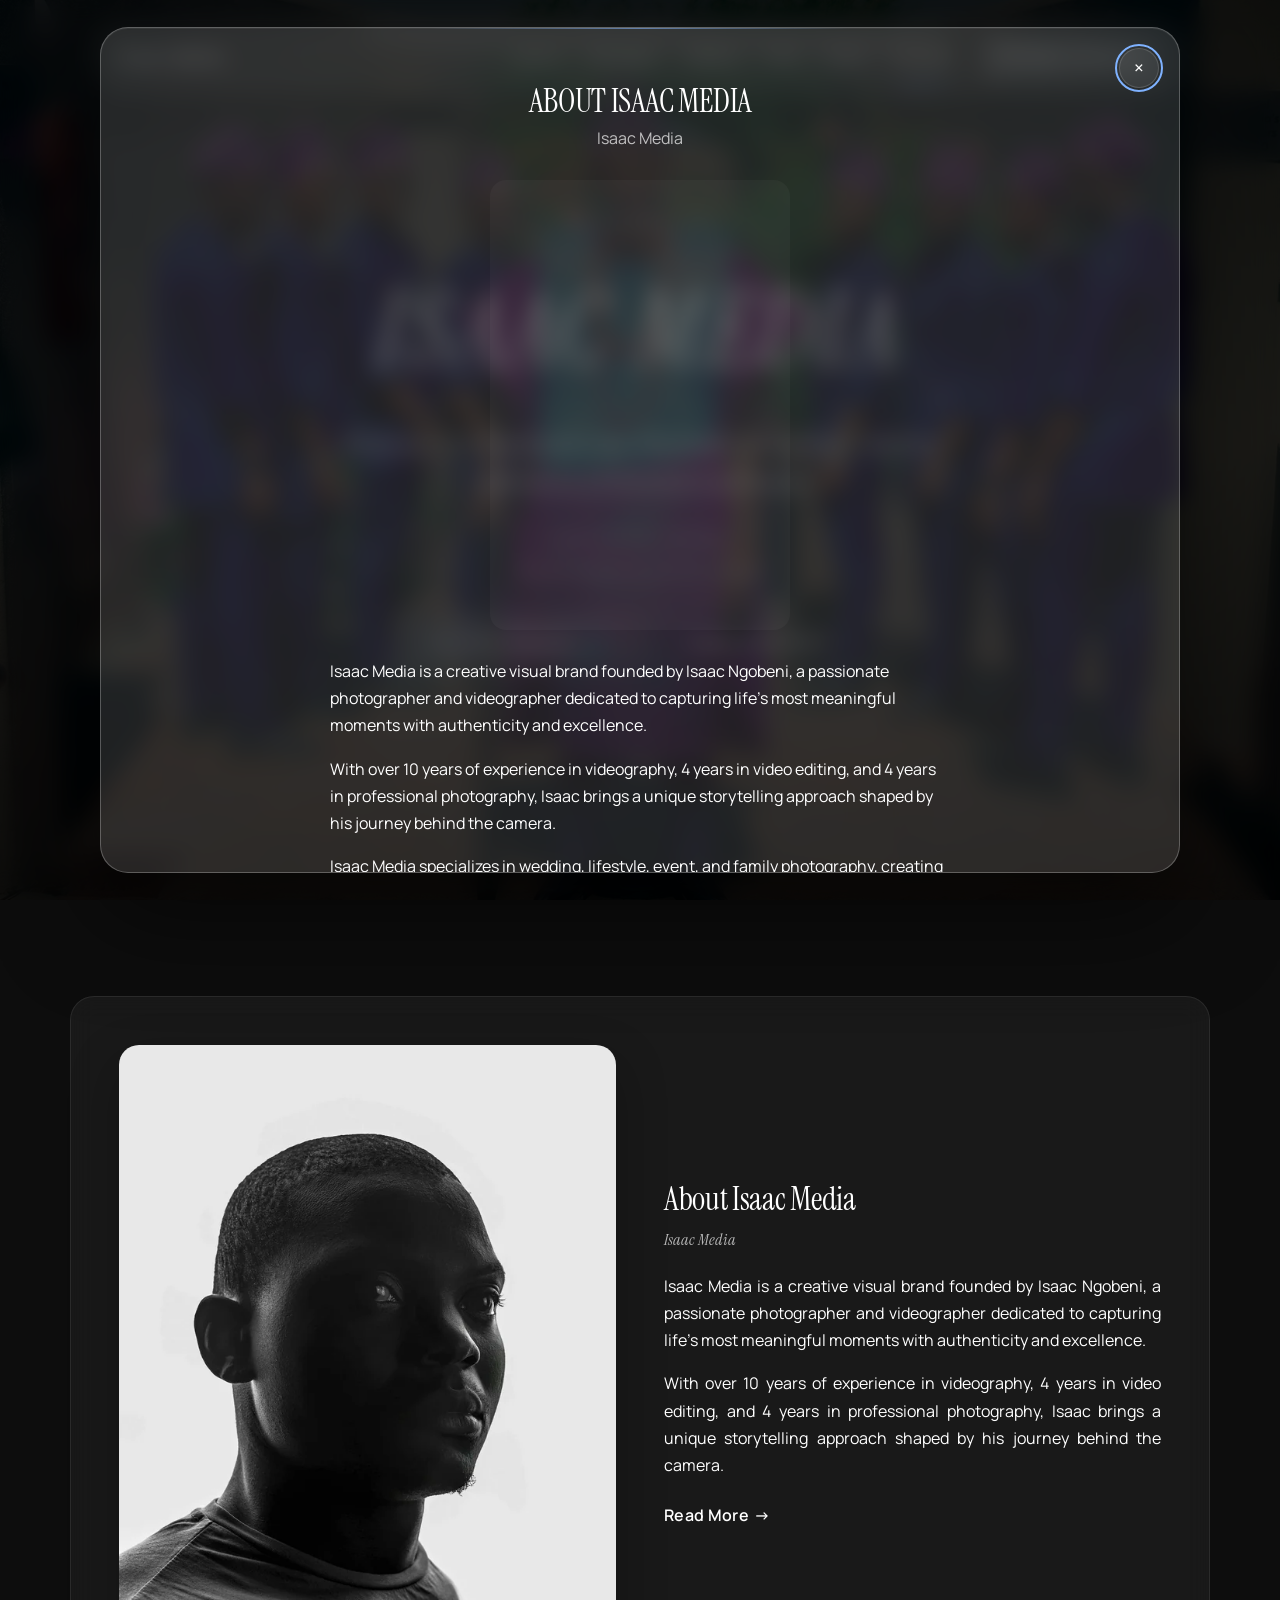
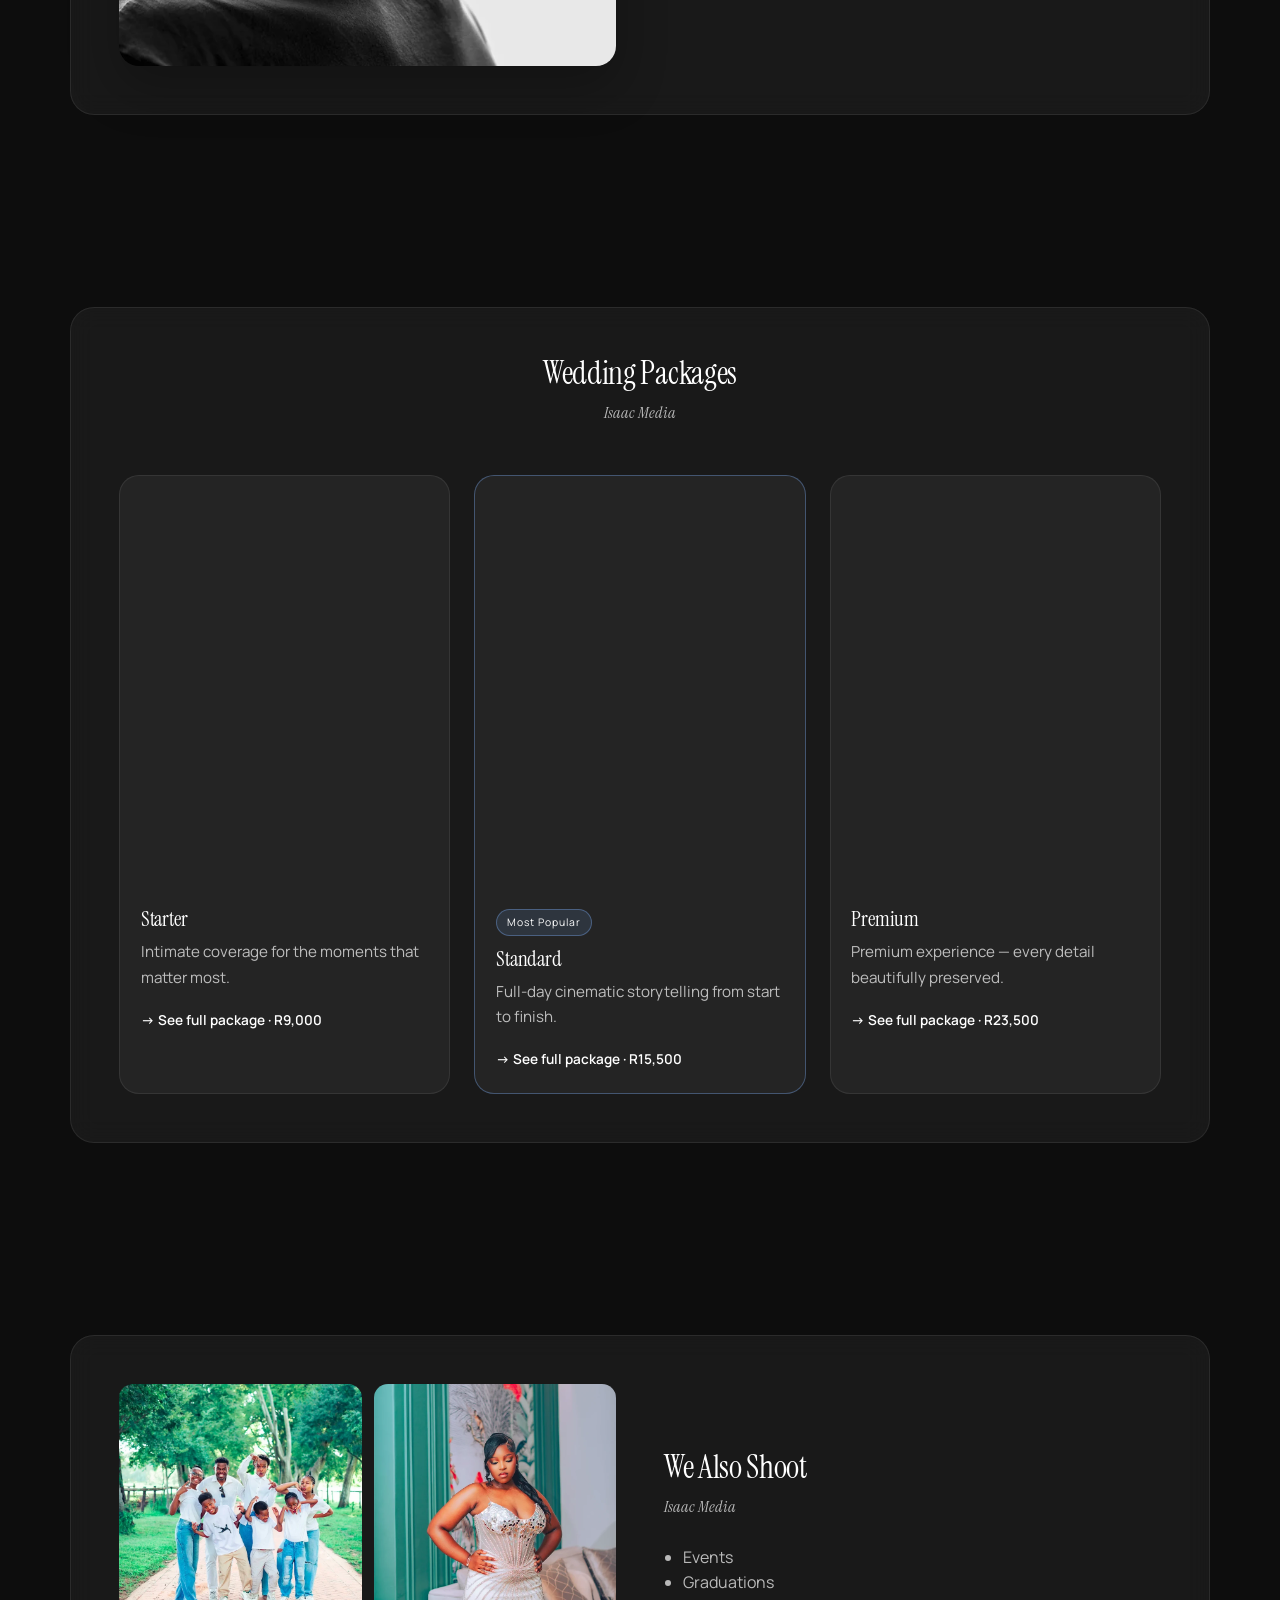
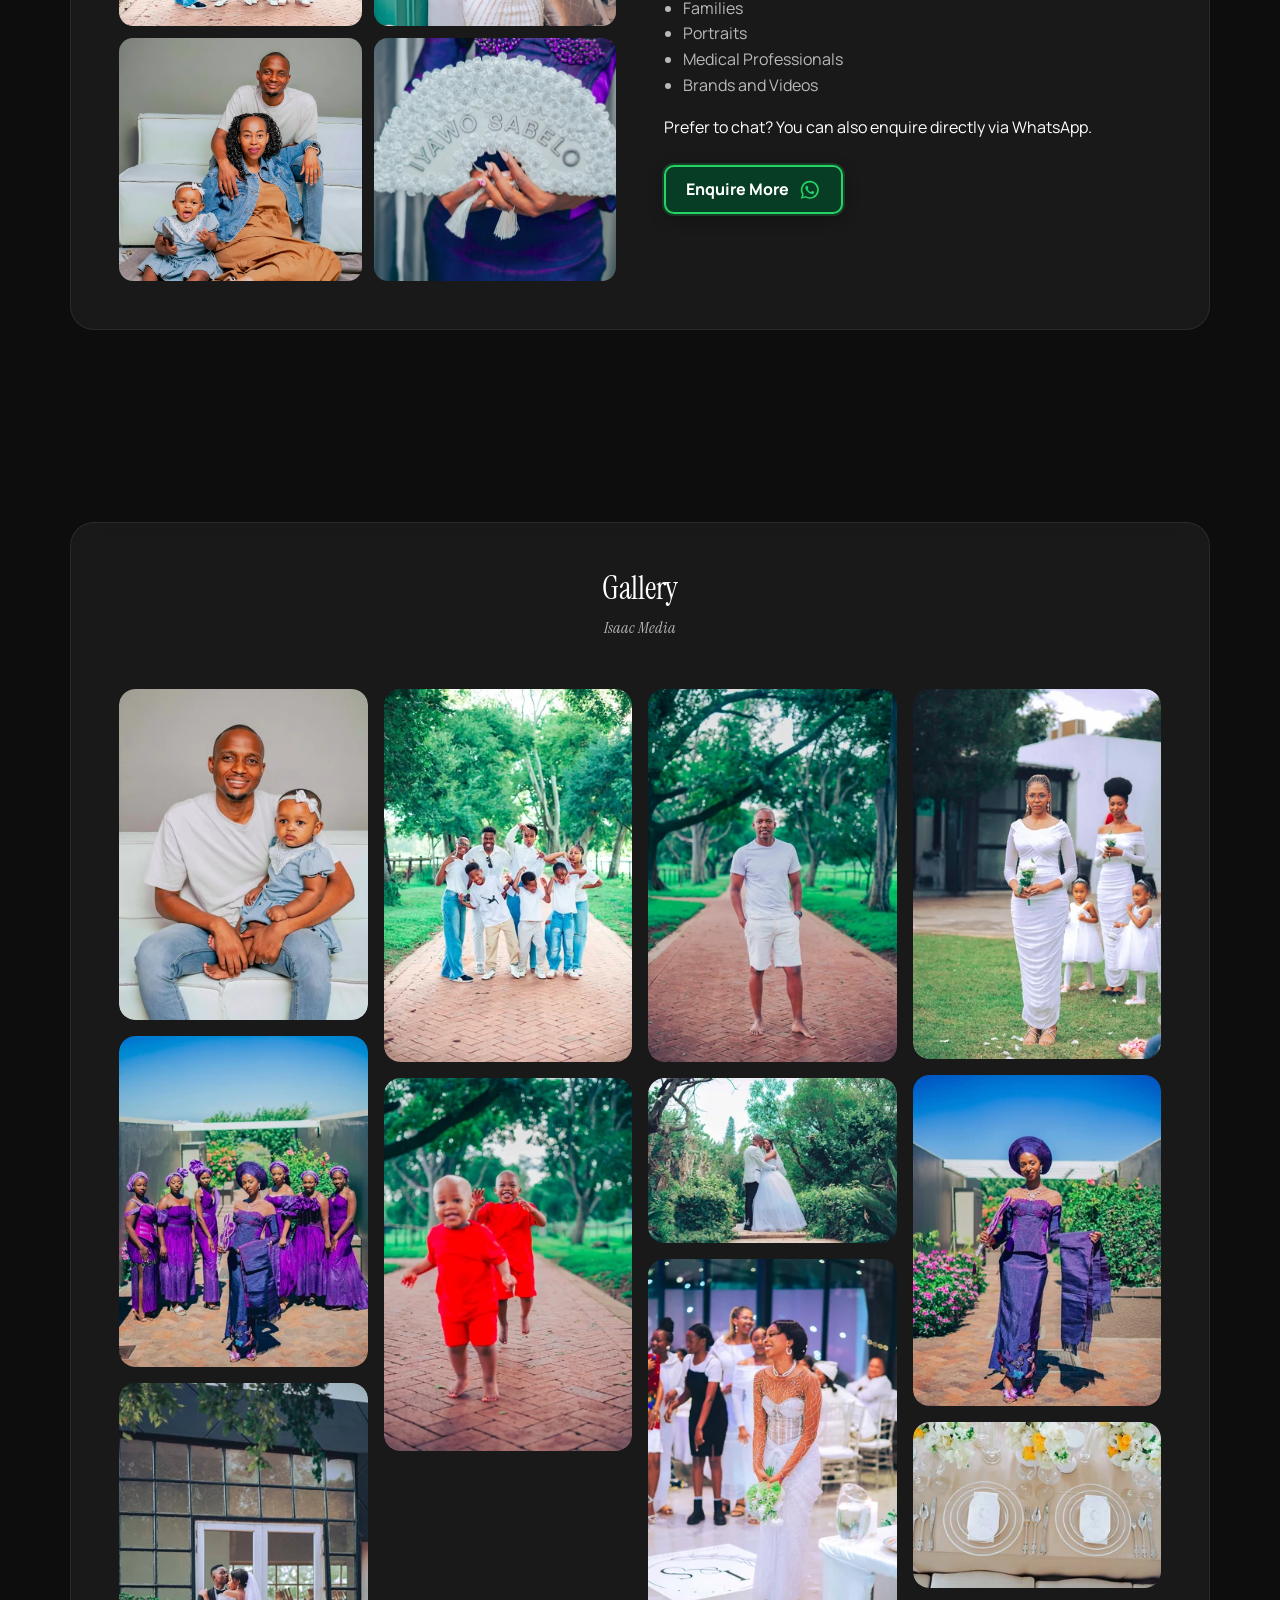
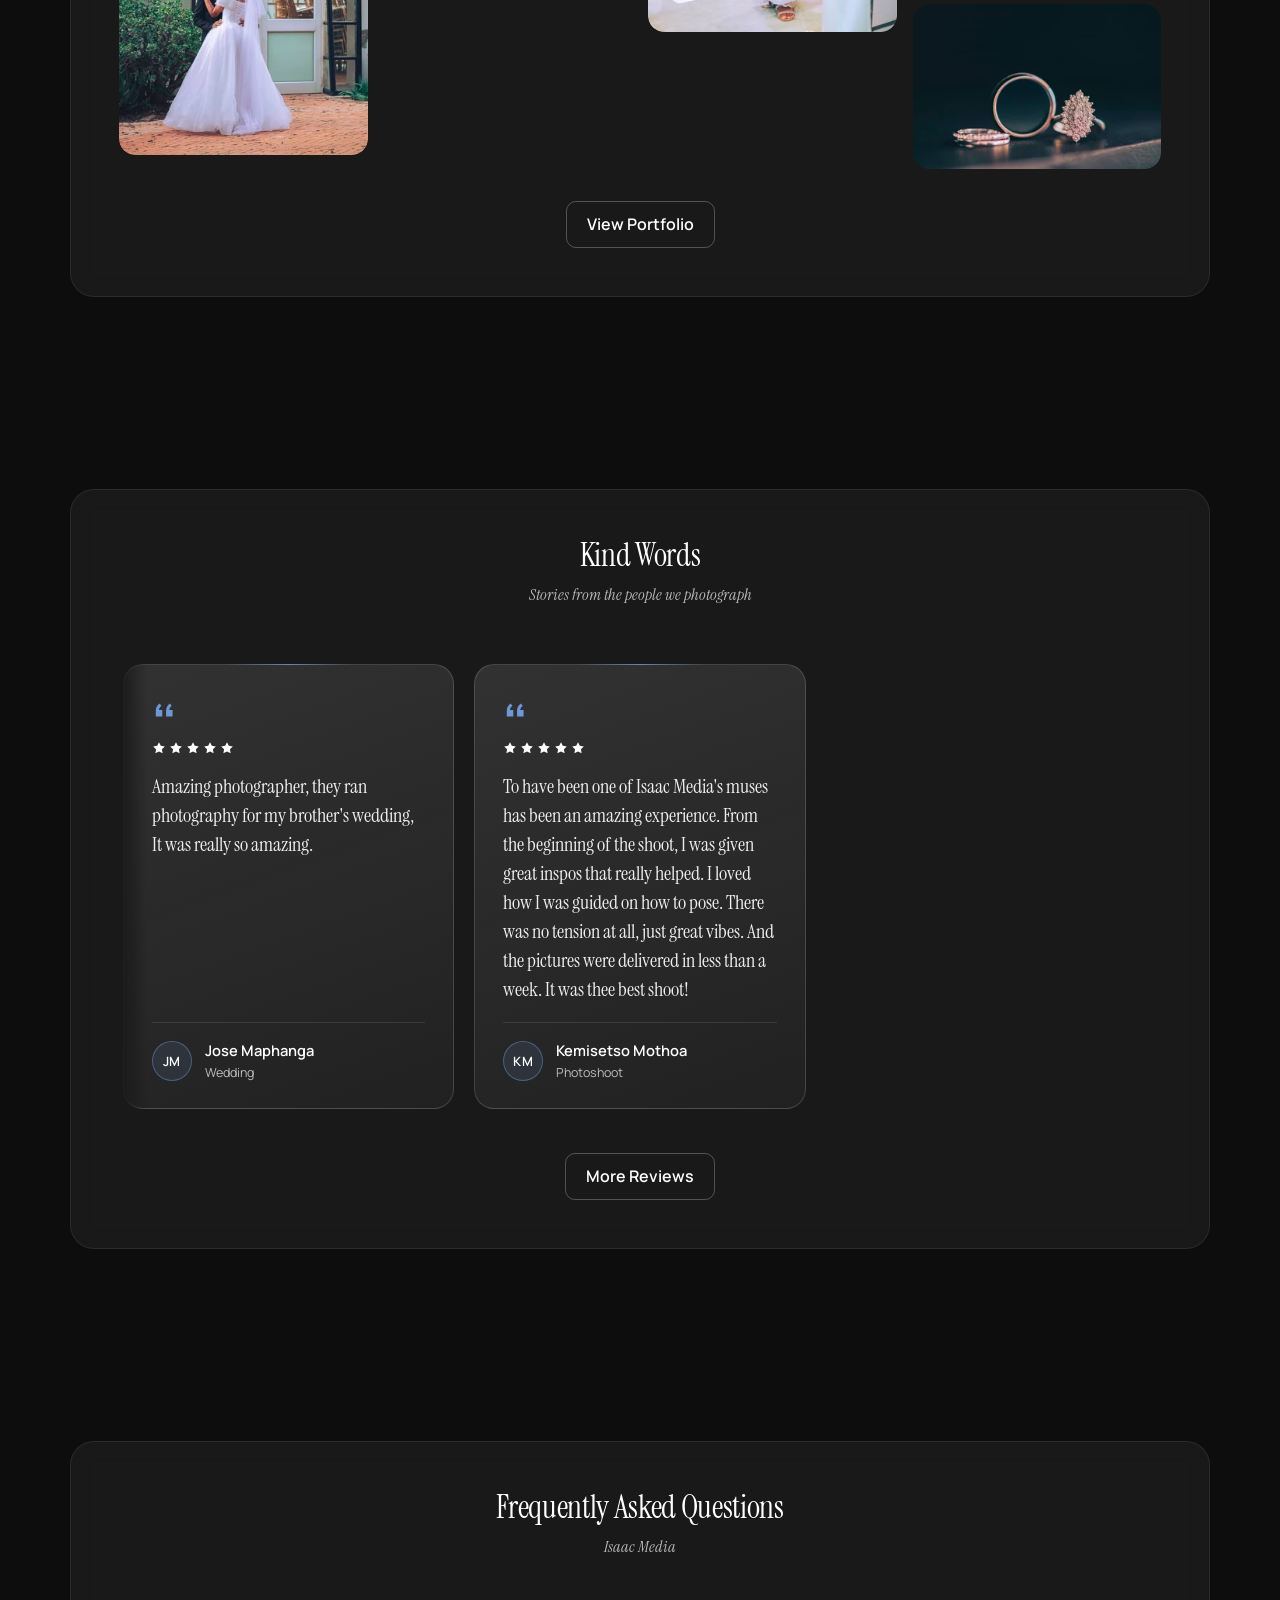
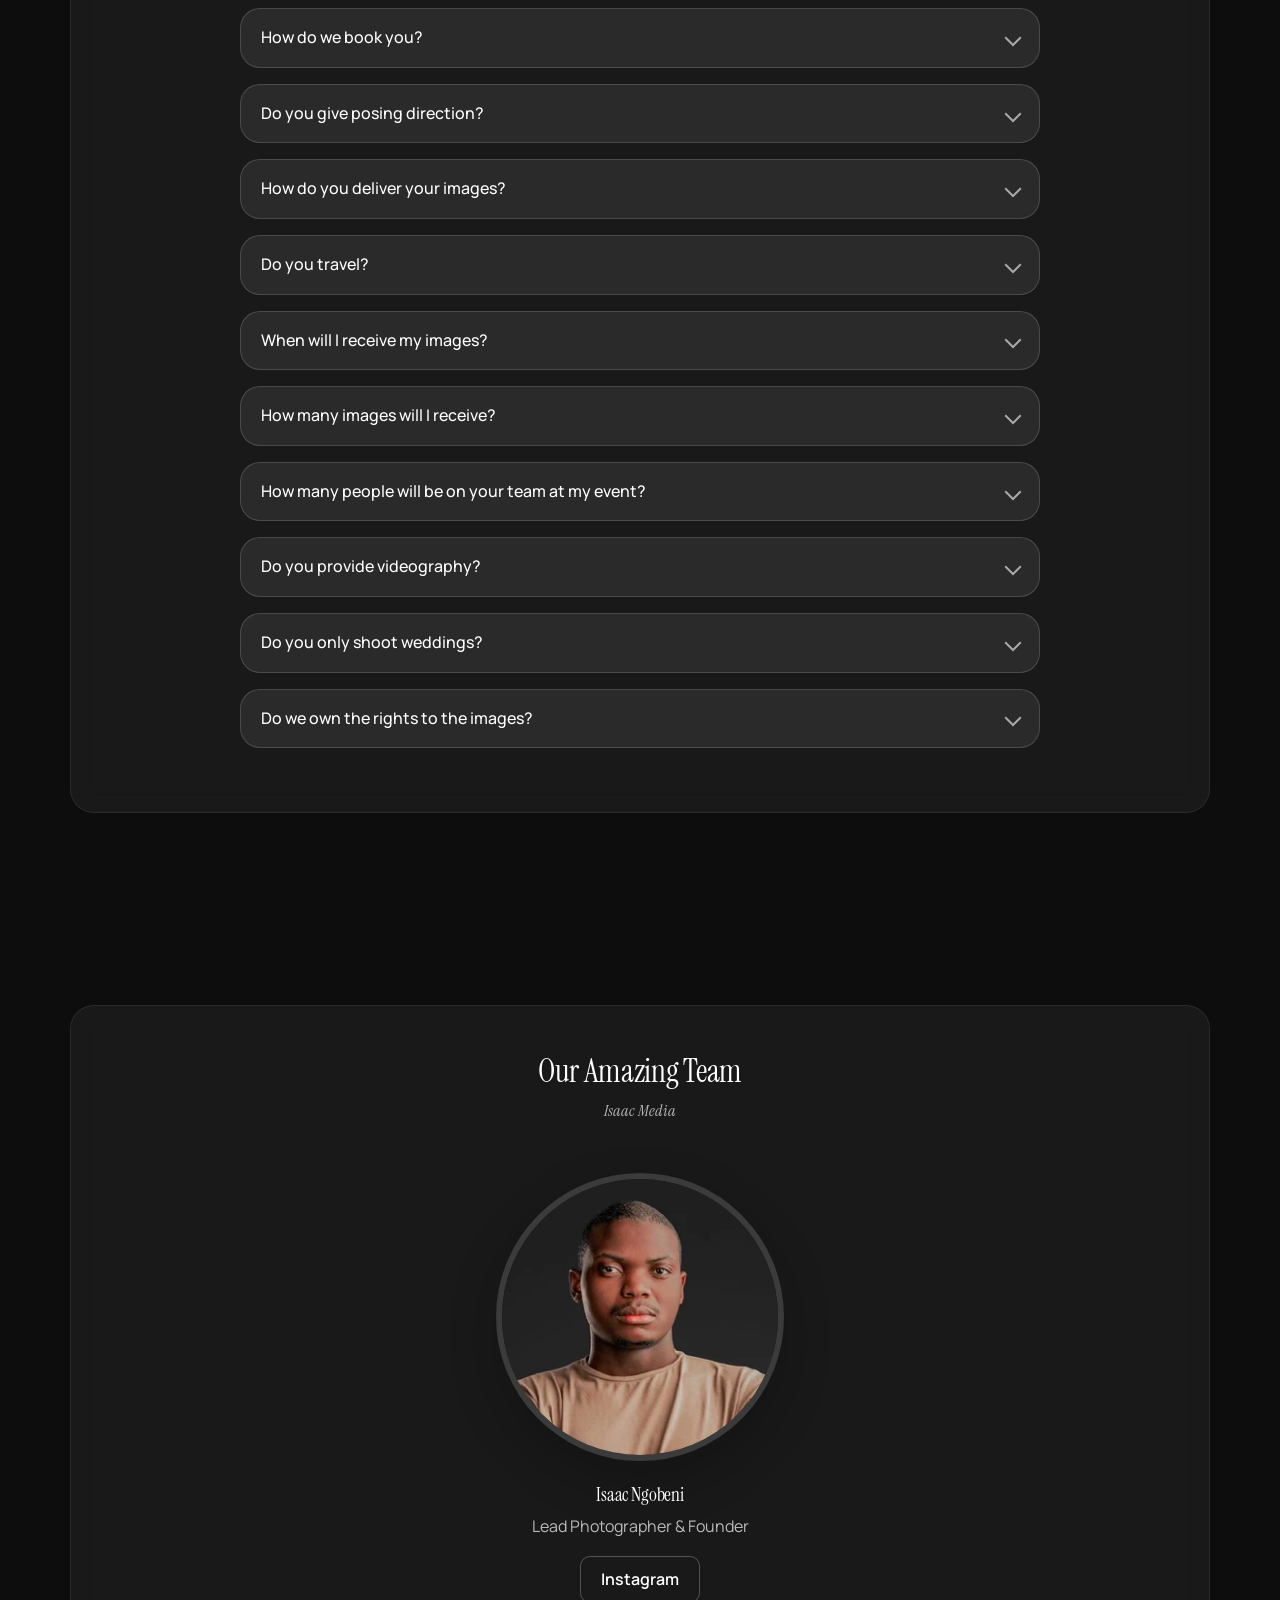
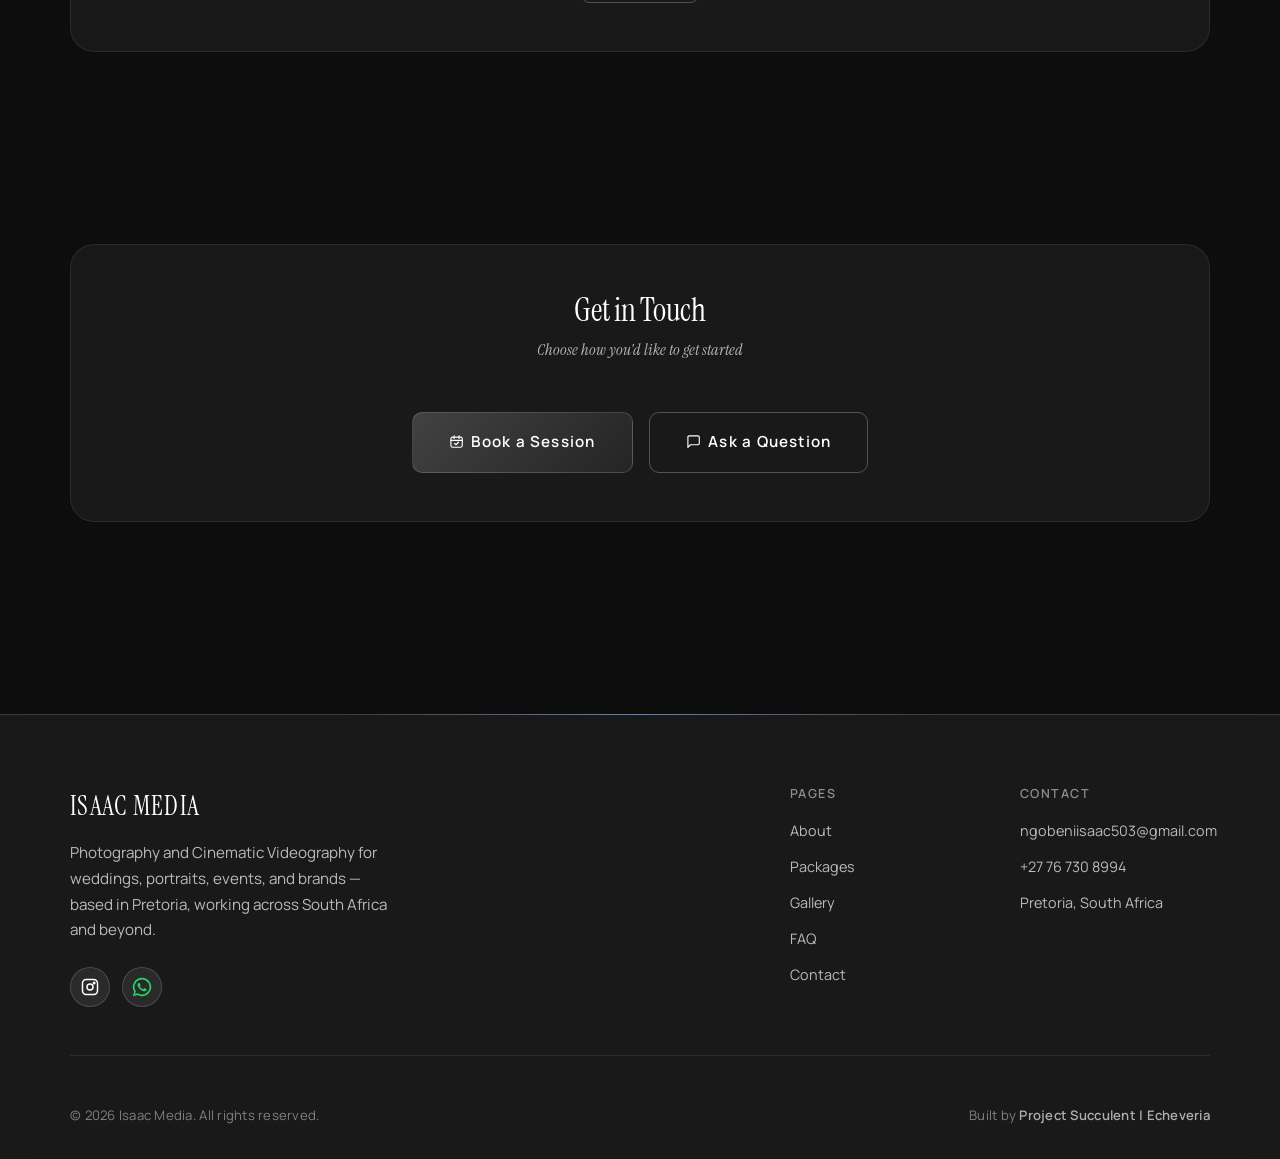
<file: about/index.html>
<!doctype html>
<html lang="en" data-modal="about">
<head>
  <meta charset="utf-8" />
  <meta name="viewport" content="width=device-width, initial-scale=1" />
  <meta name="robots" content="noindex,follow" />
  <meta http-equiv="refresh" content="0;url=/?modal=about" />
  <title>About | ISAAC MEDIA</title>
  <script src="/js/pretty-route.js" defer></script>
</head>
<body>
  <p>Redirecting to About. <a href="/?modal=about">Continue to About</a>.</p>
</body>
</html>
</file>
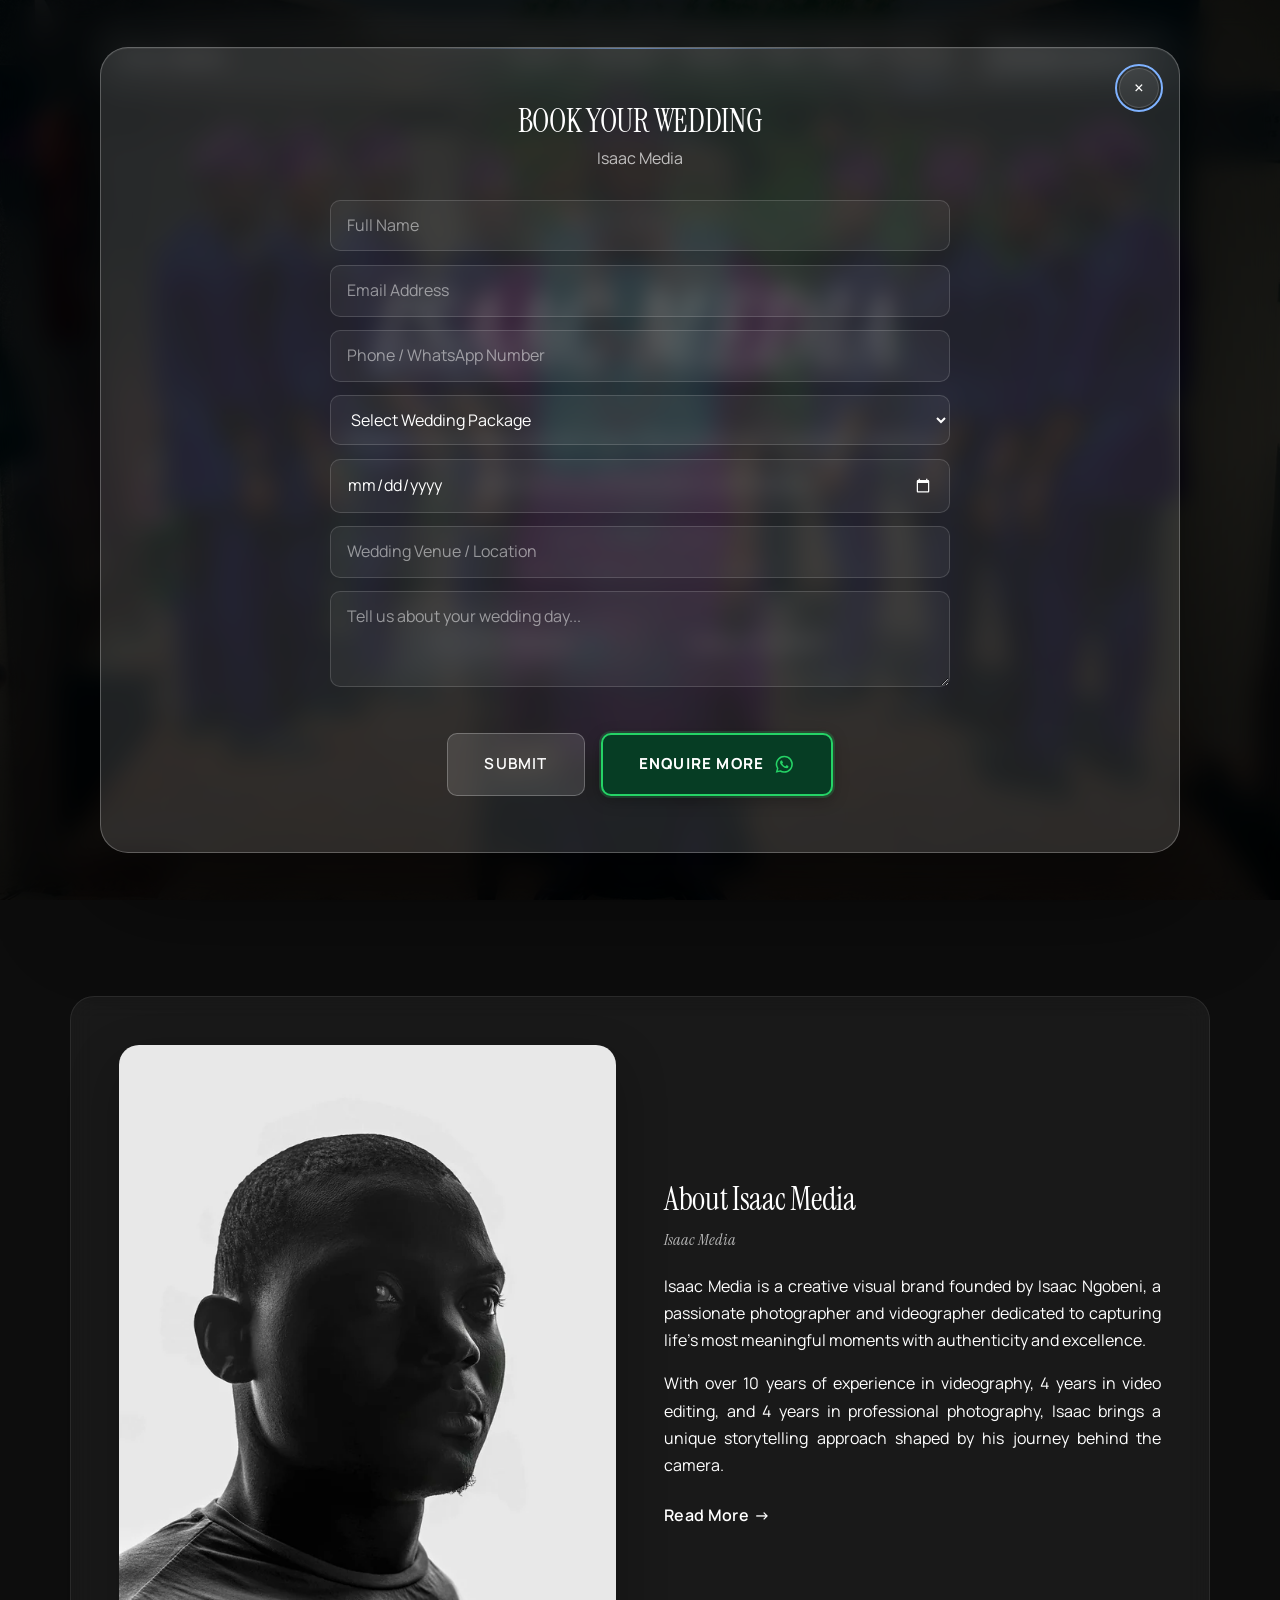
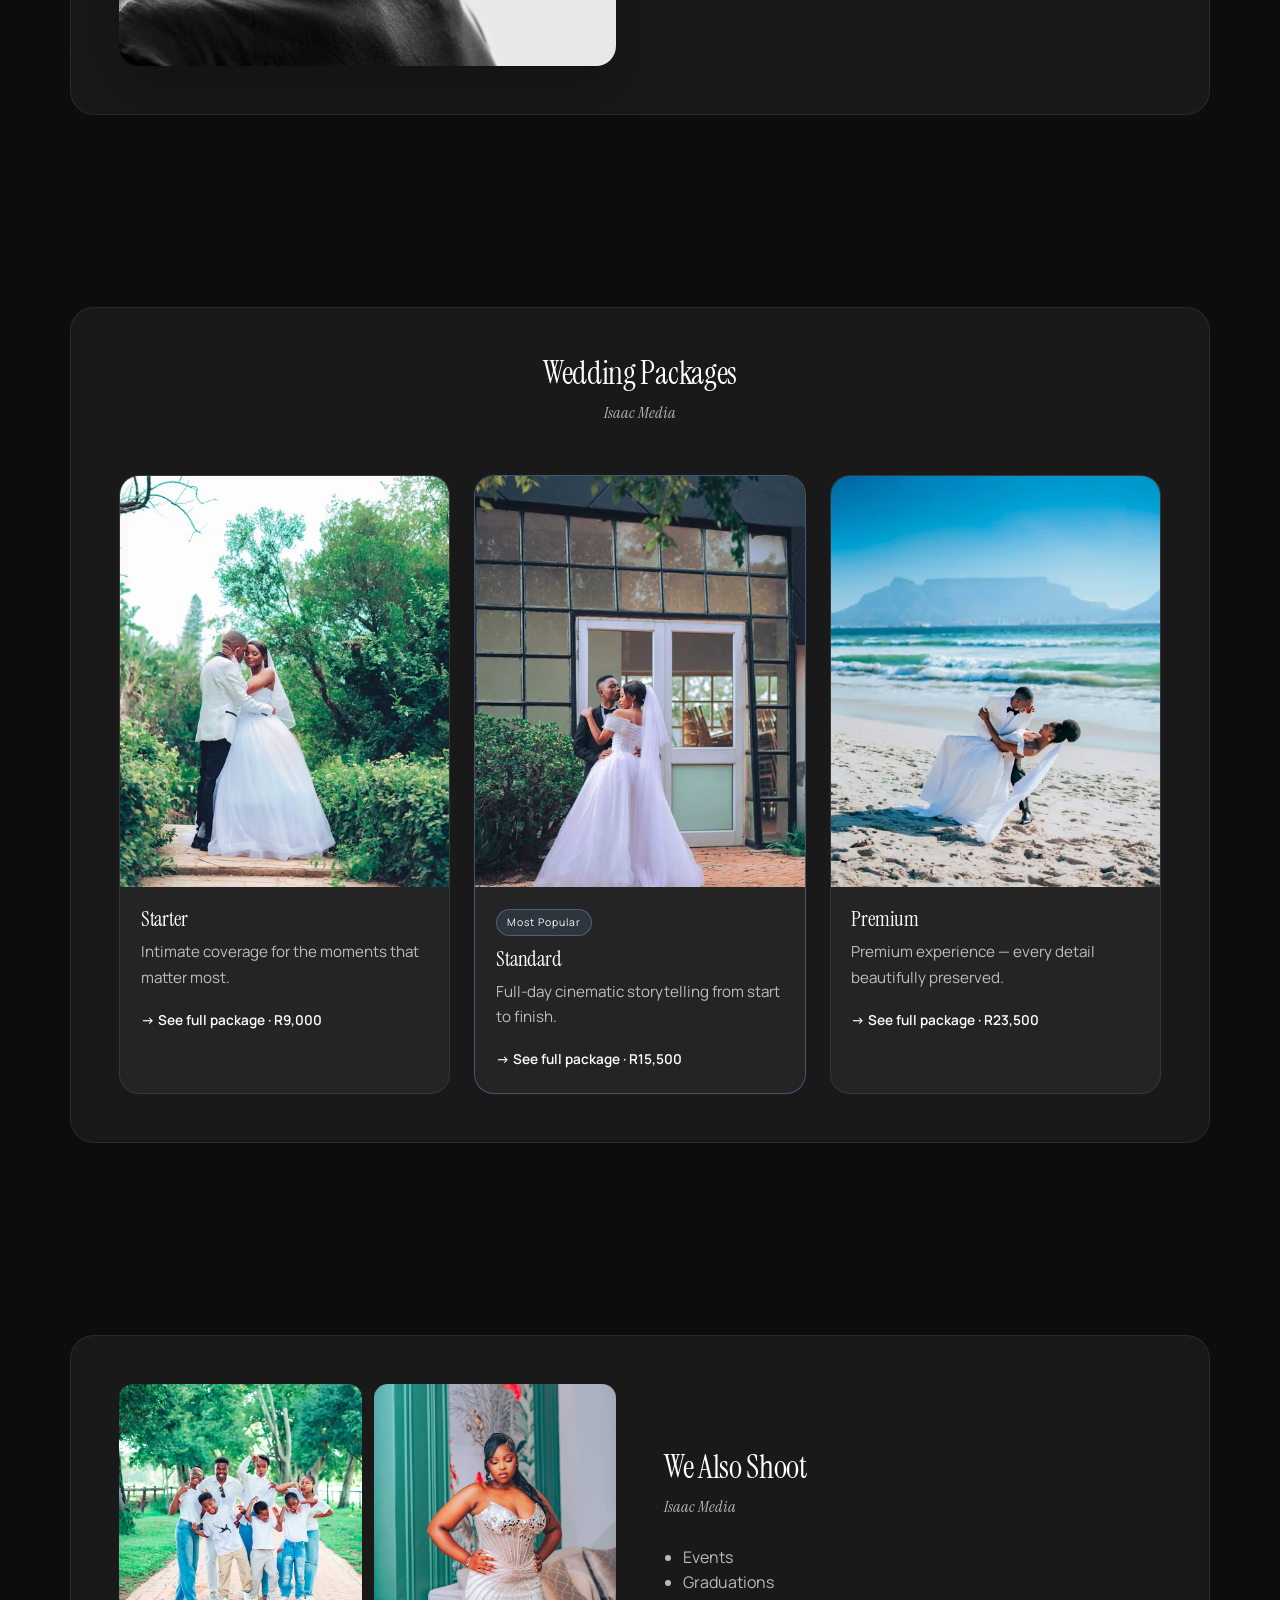
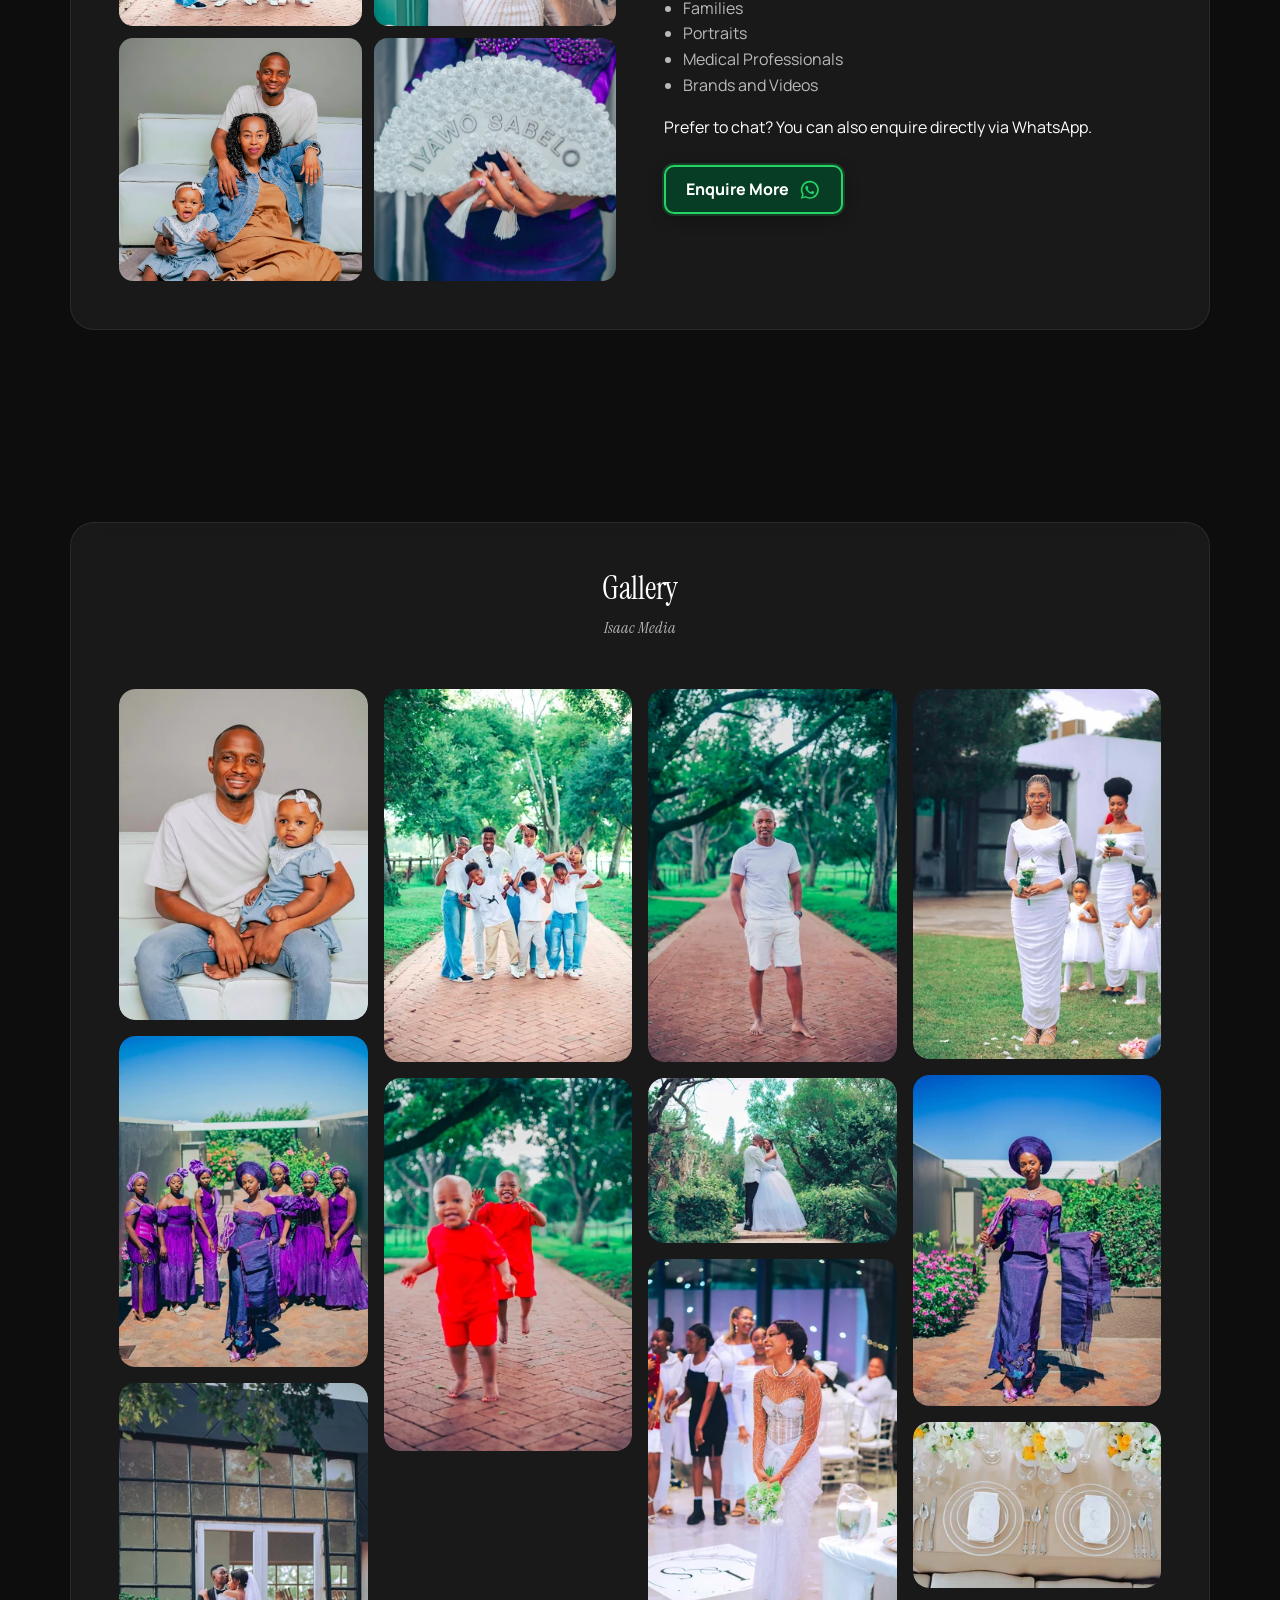
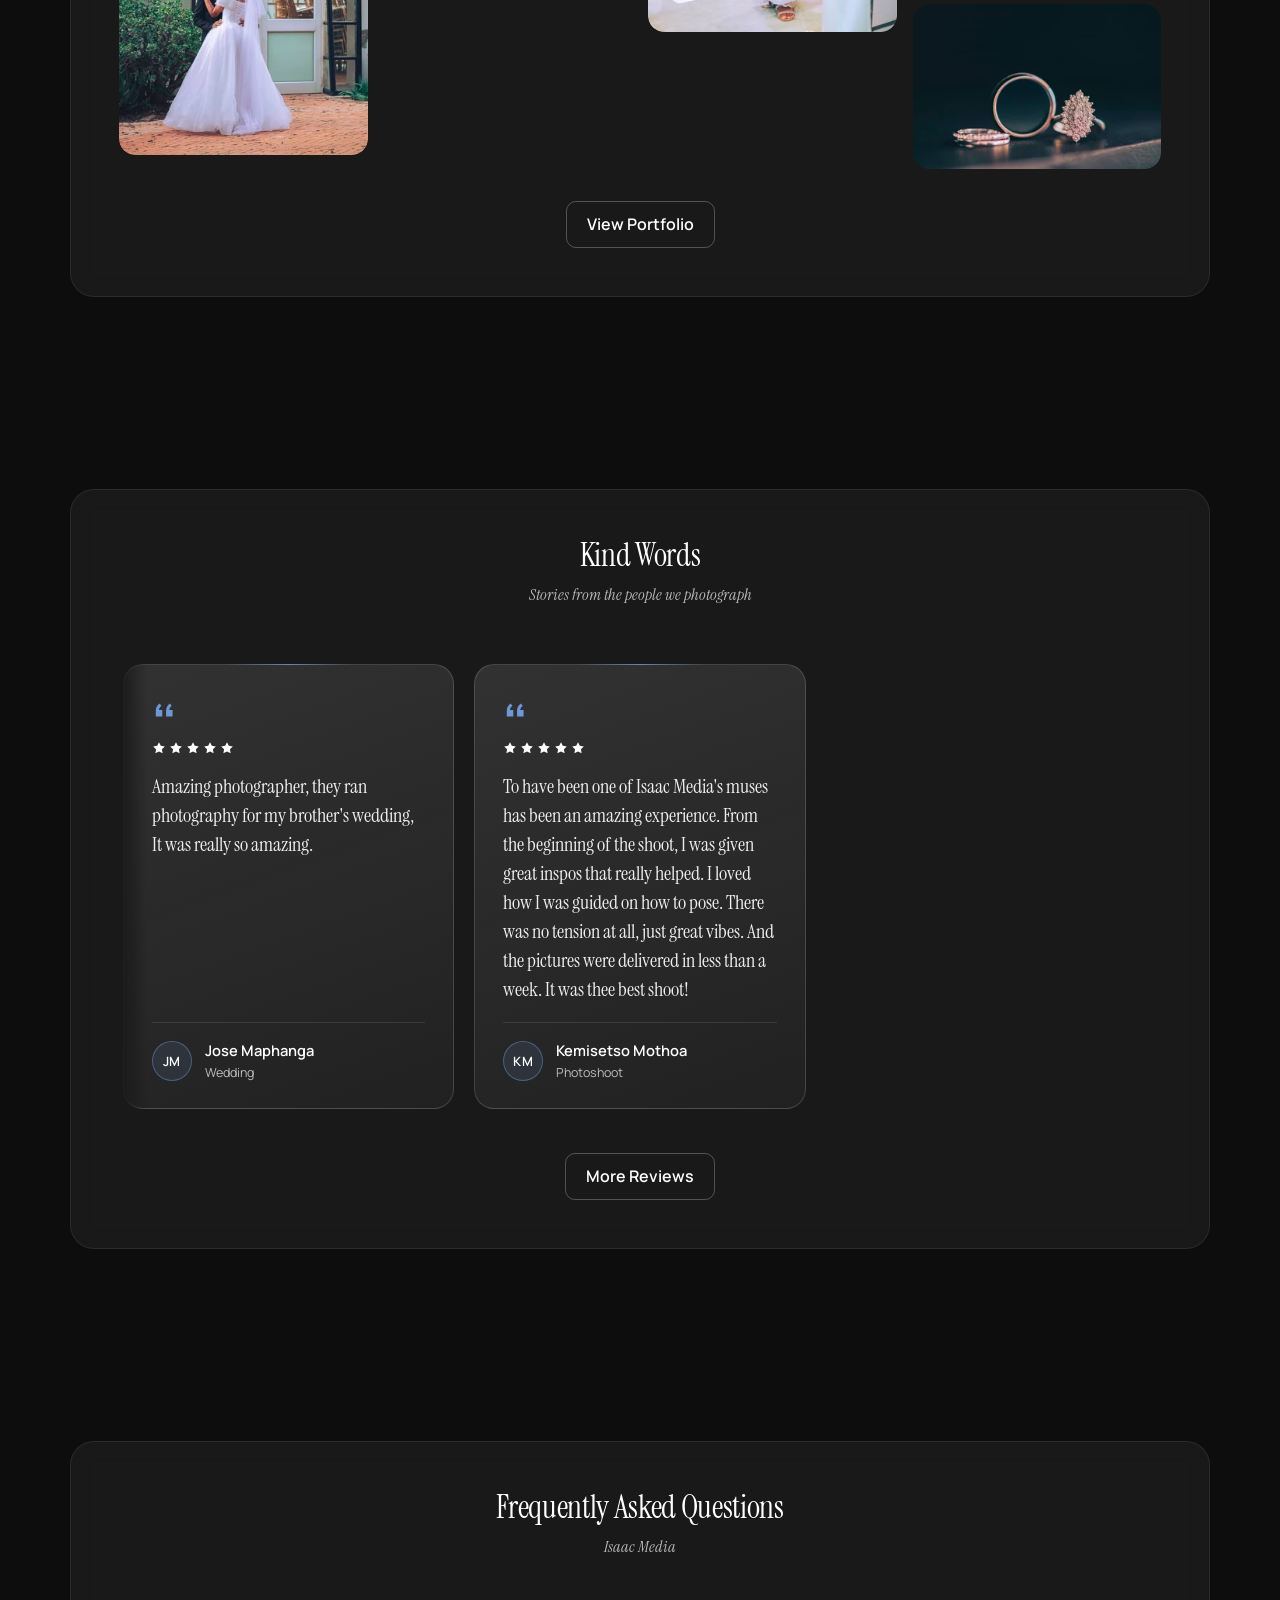
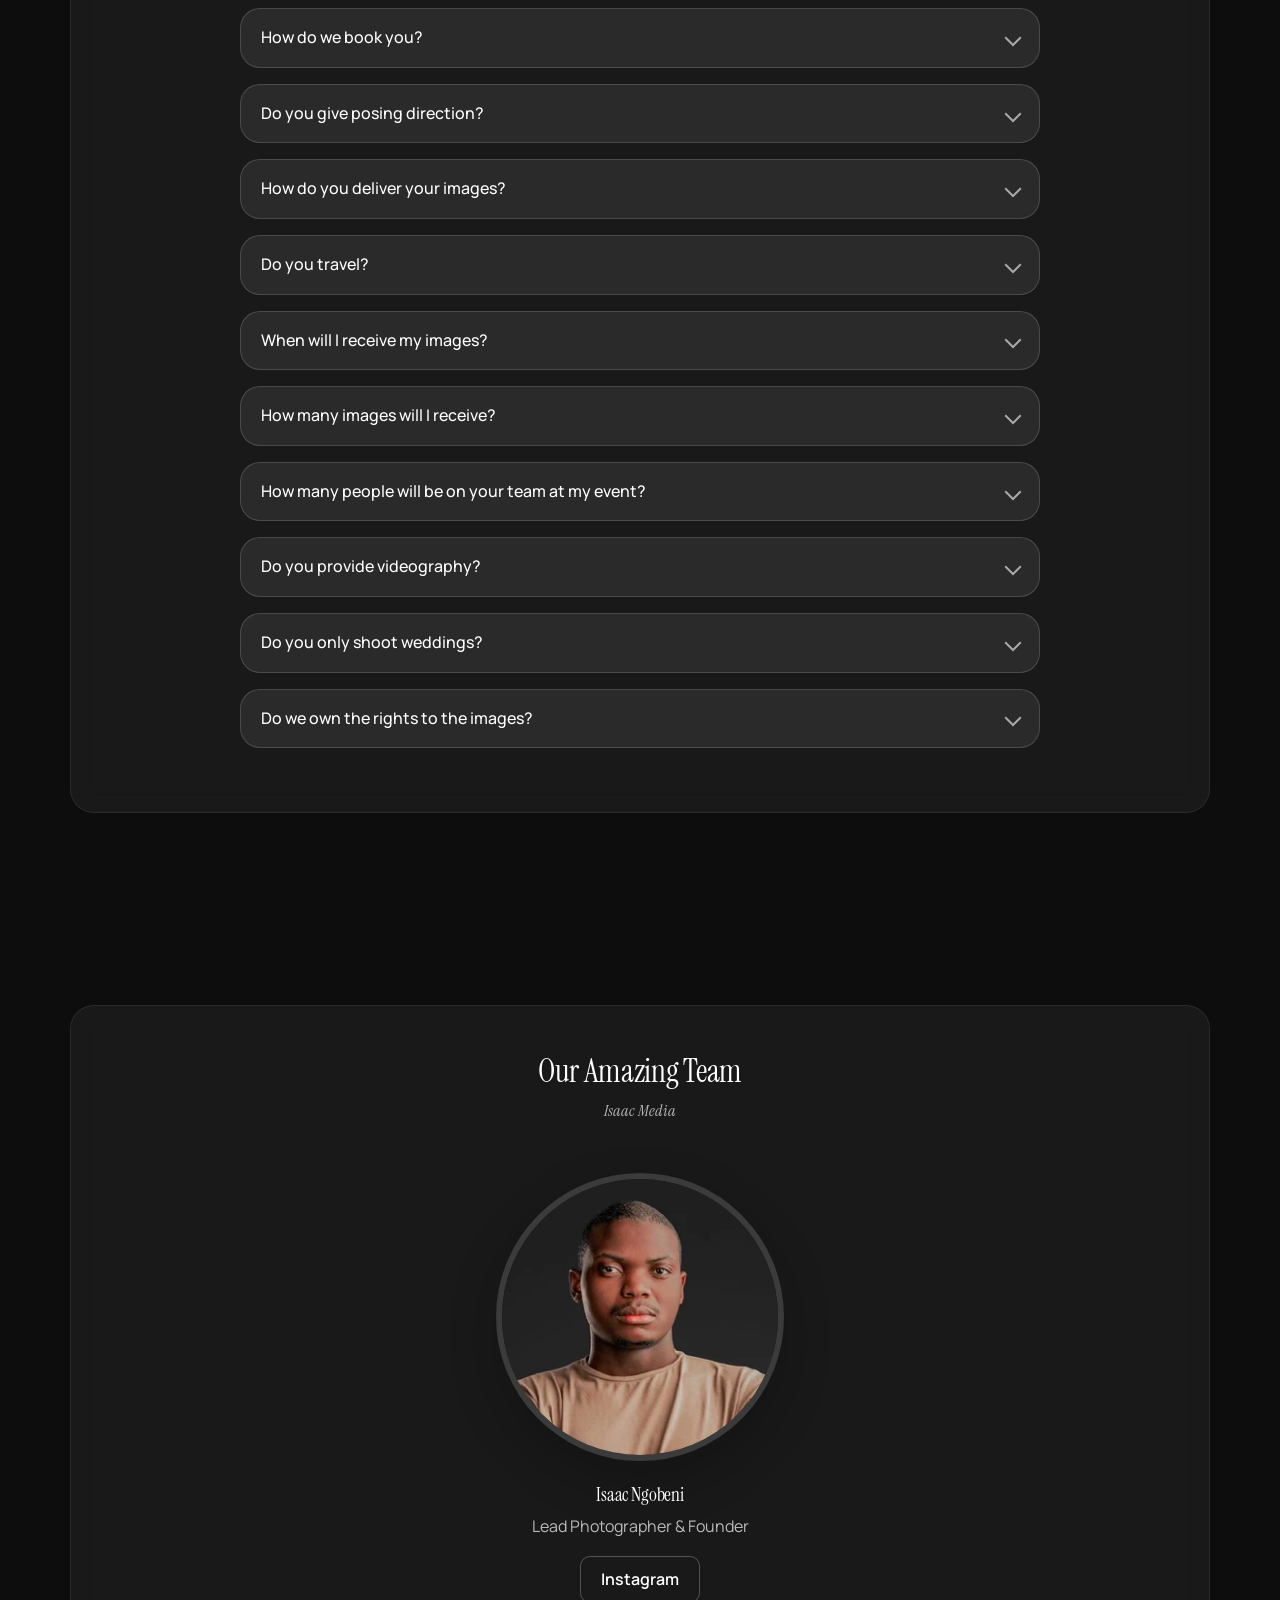
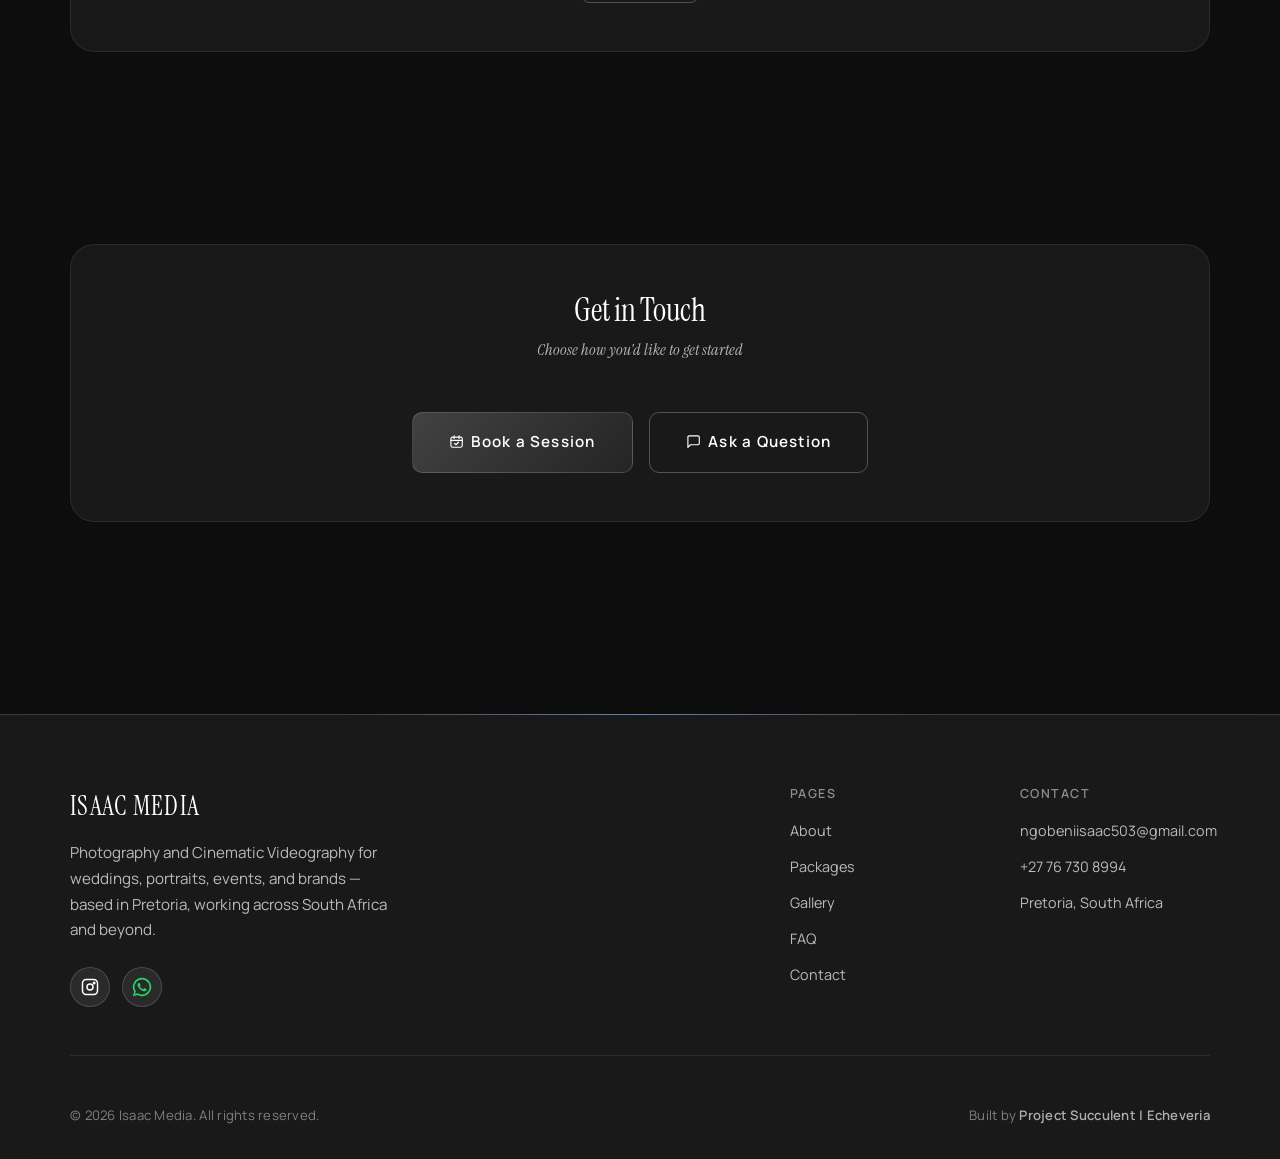
<file: booking/index.html>
<!doctype html>
<html lang="en" data-modal="booking">
<head>
  <meta charset="utf-8" />
  <meta name="viewport" content="width=device-width, initial-scale=1" />
  <meta name="robots" content="noindex,follow" />
  <meta http-equiv="refresh" content="0;url=/?modal=booking" />
  <title>Book a Session | ISAAC MEDIA</title>
  <script src="/js/pretty-route.js" defer></script>
</head>
<body>
  <p>Redirecting to Booking. <a href="/?modal=booking">Continue to booking</a>.</p>
</body>
</html>
</file>
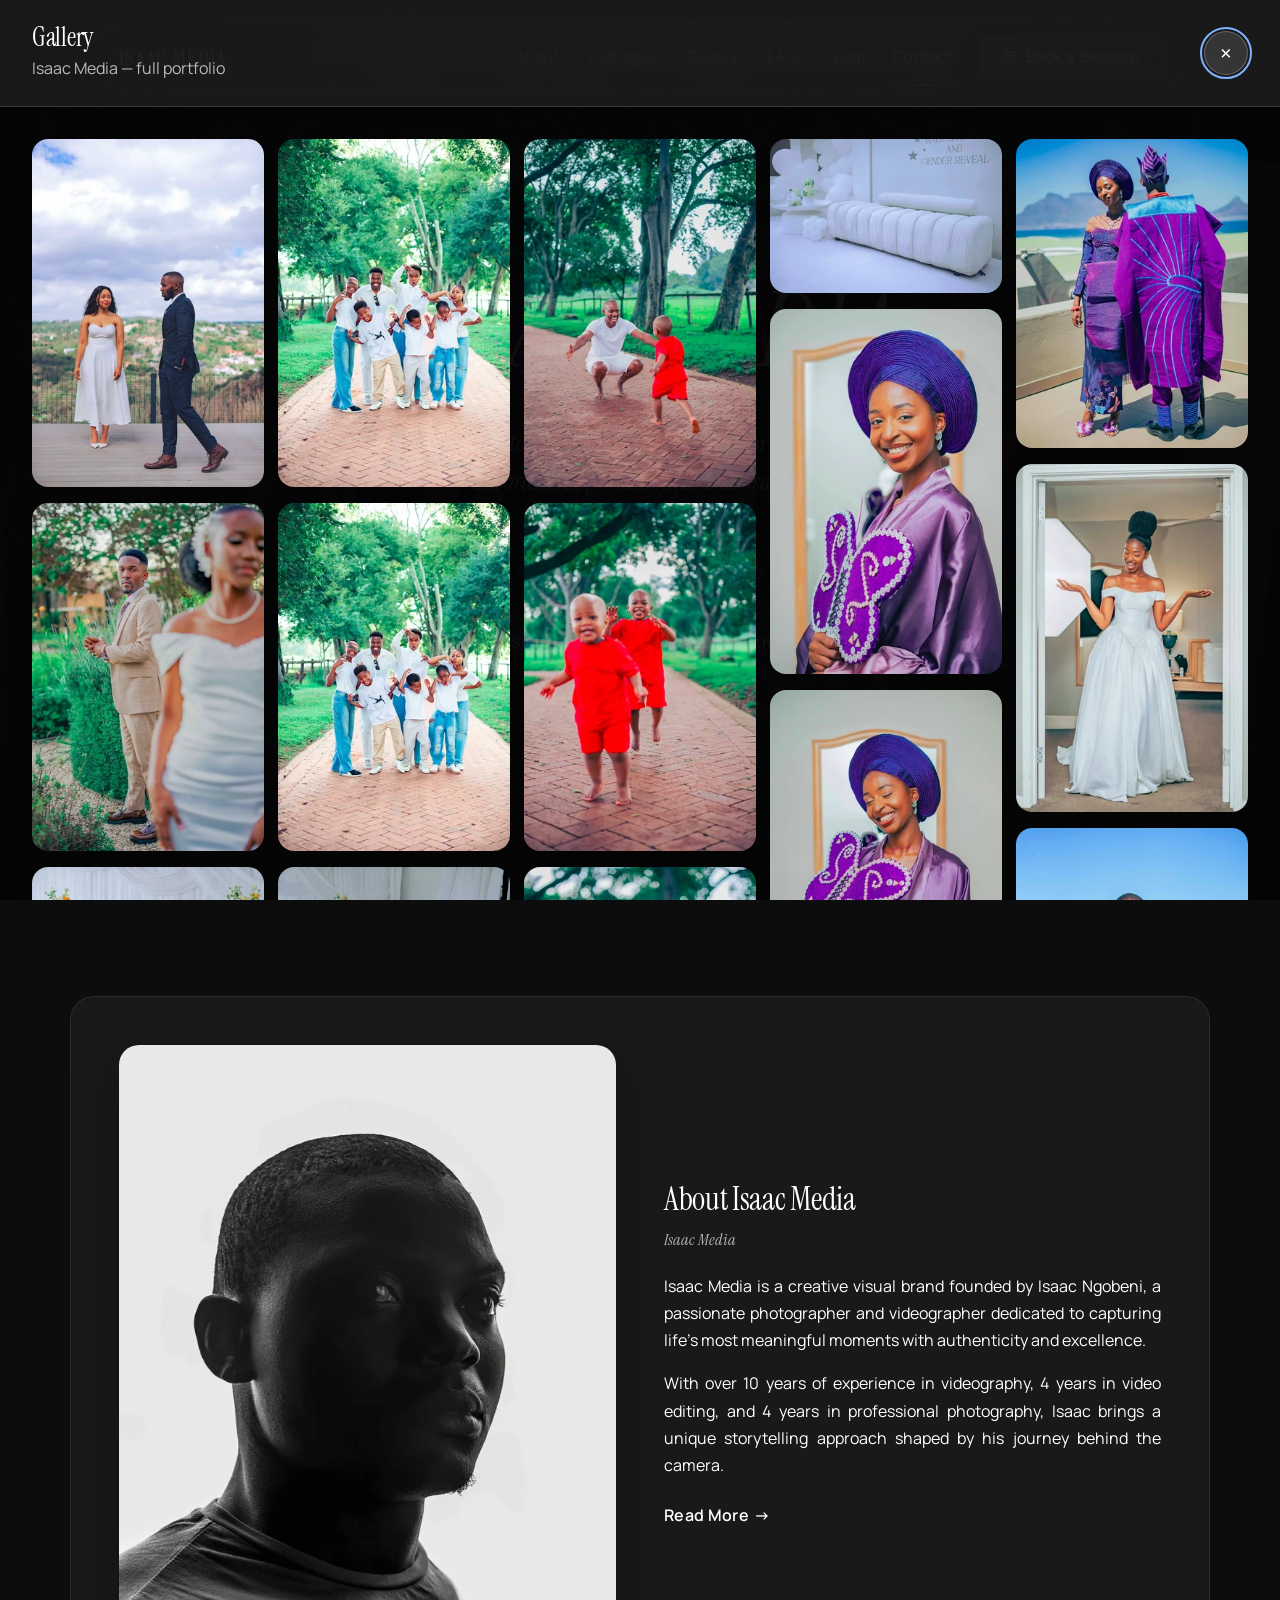
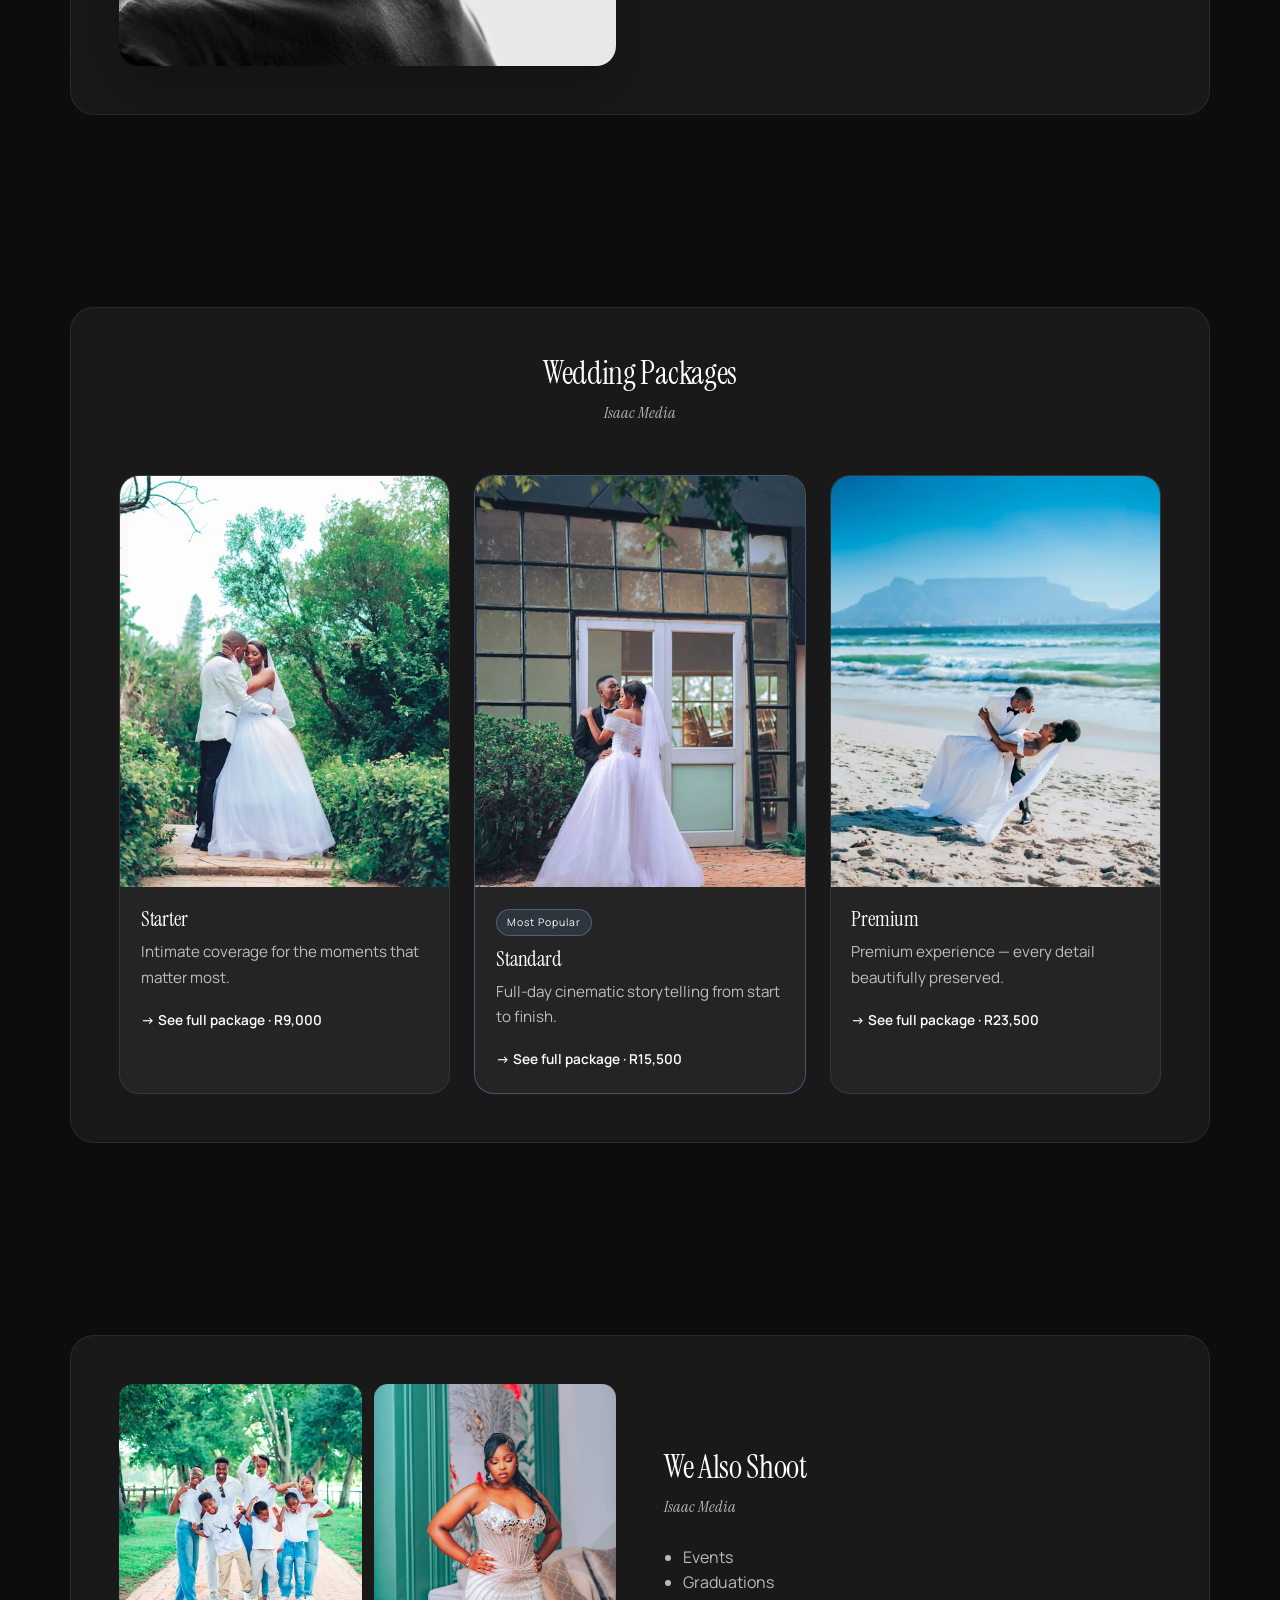
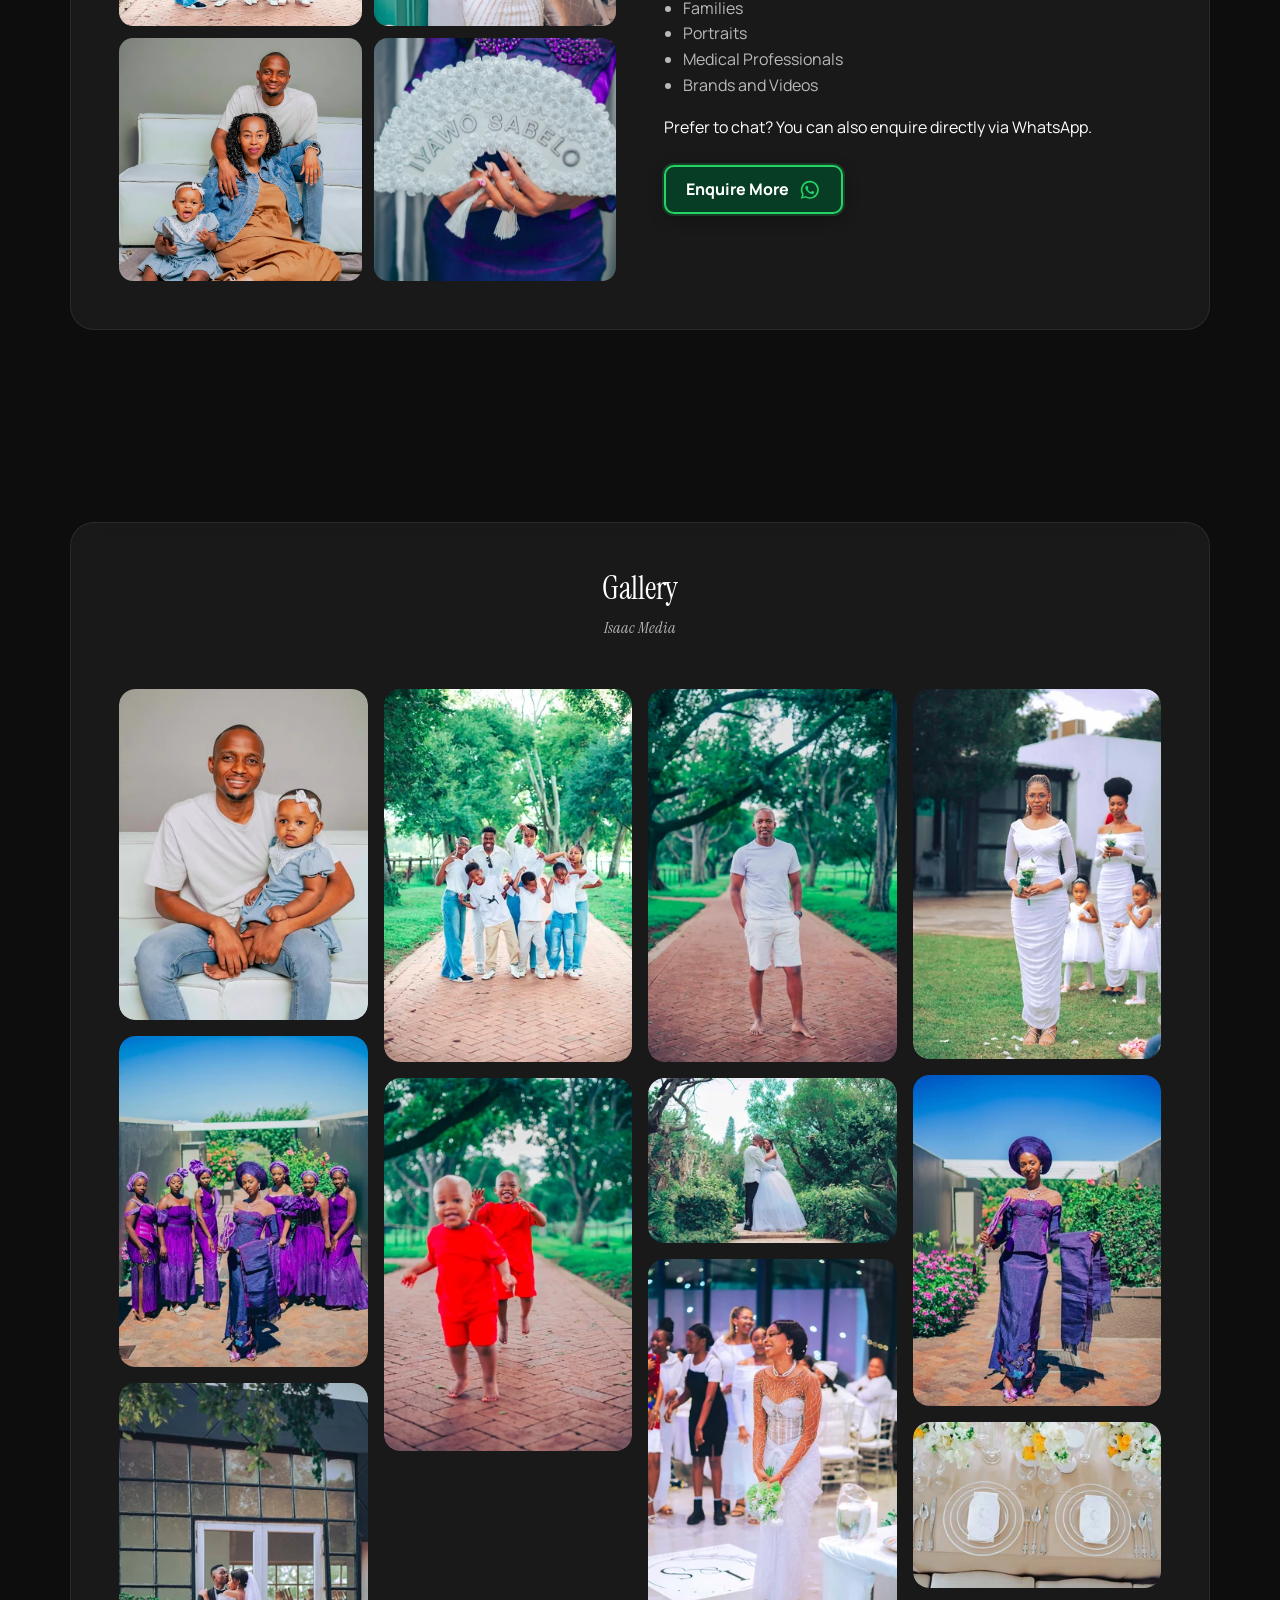
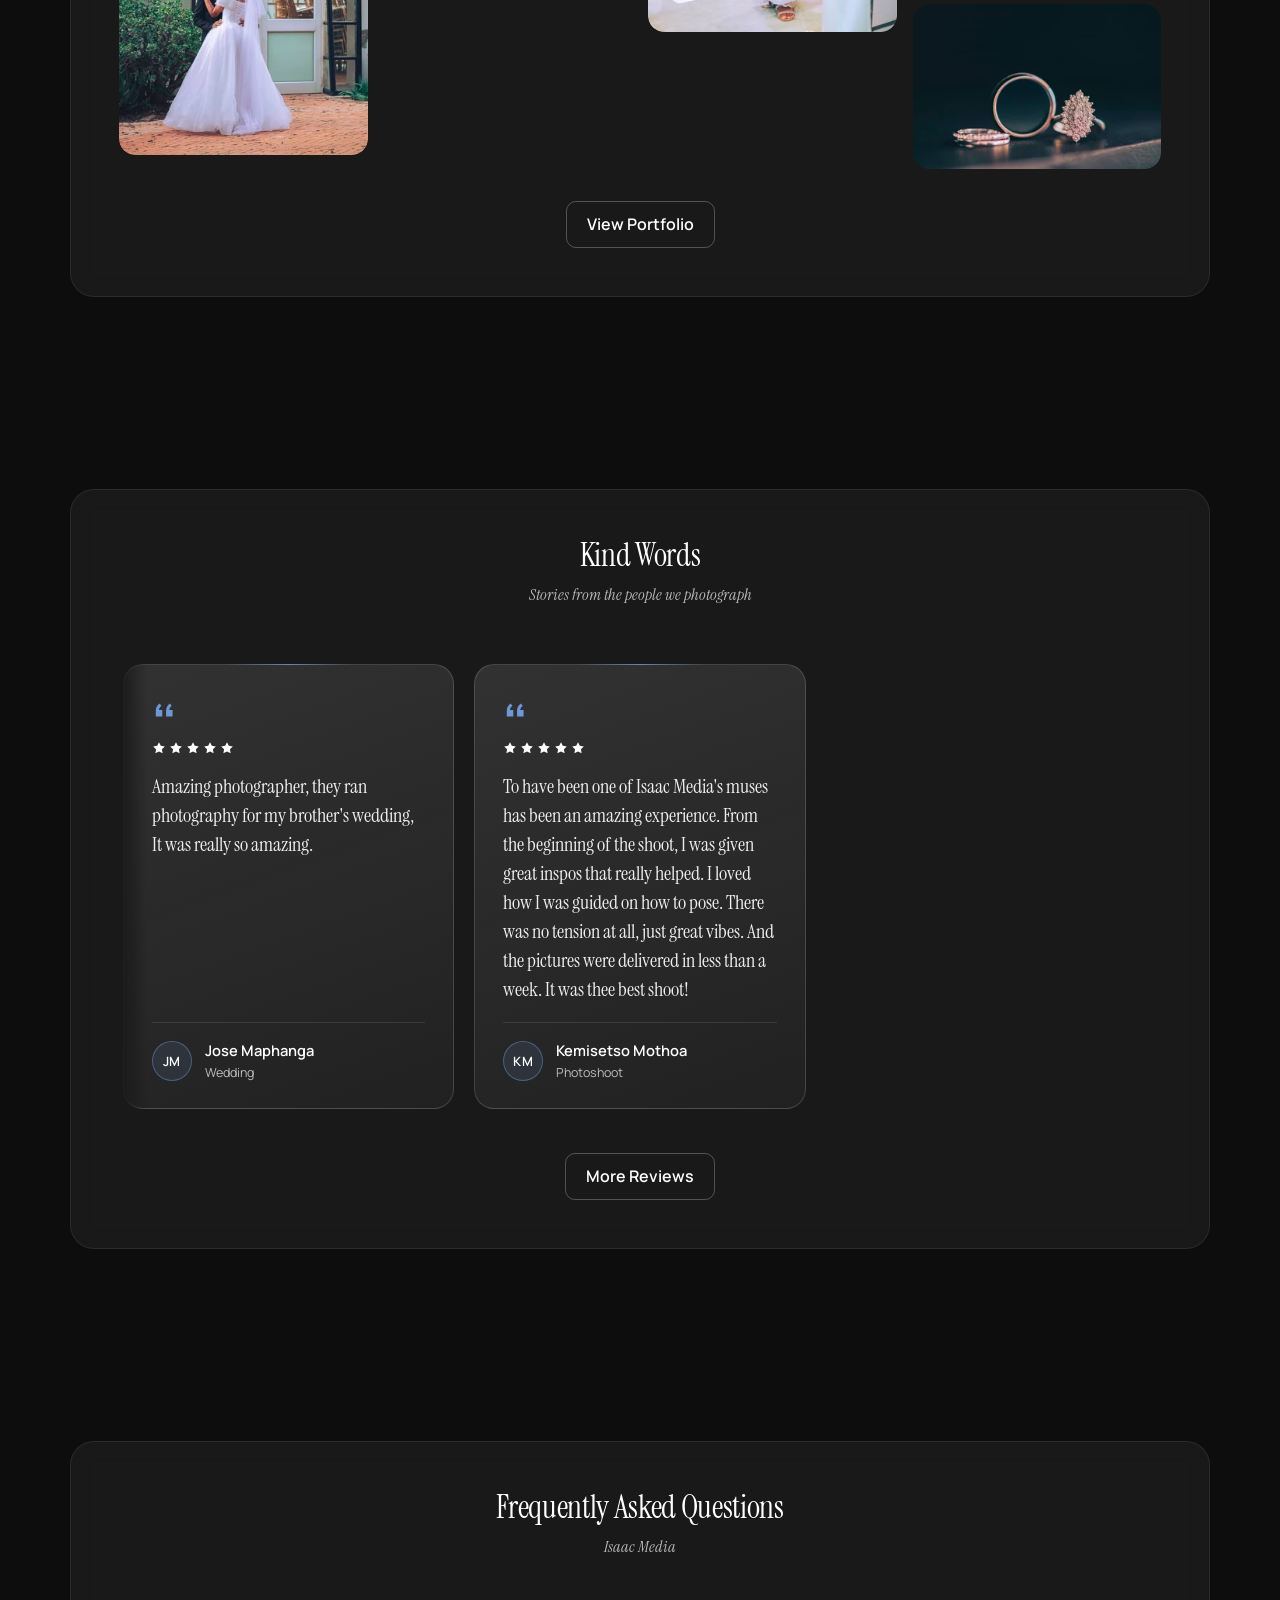
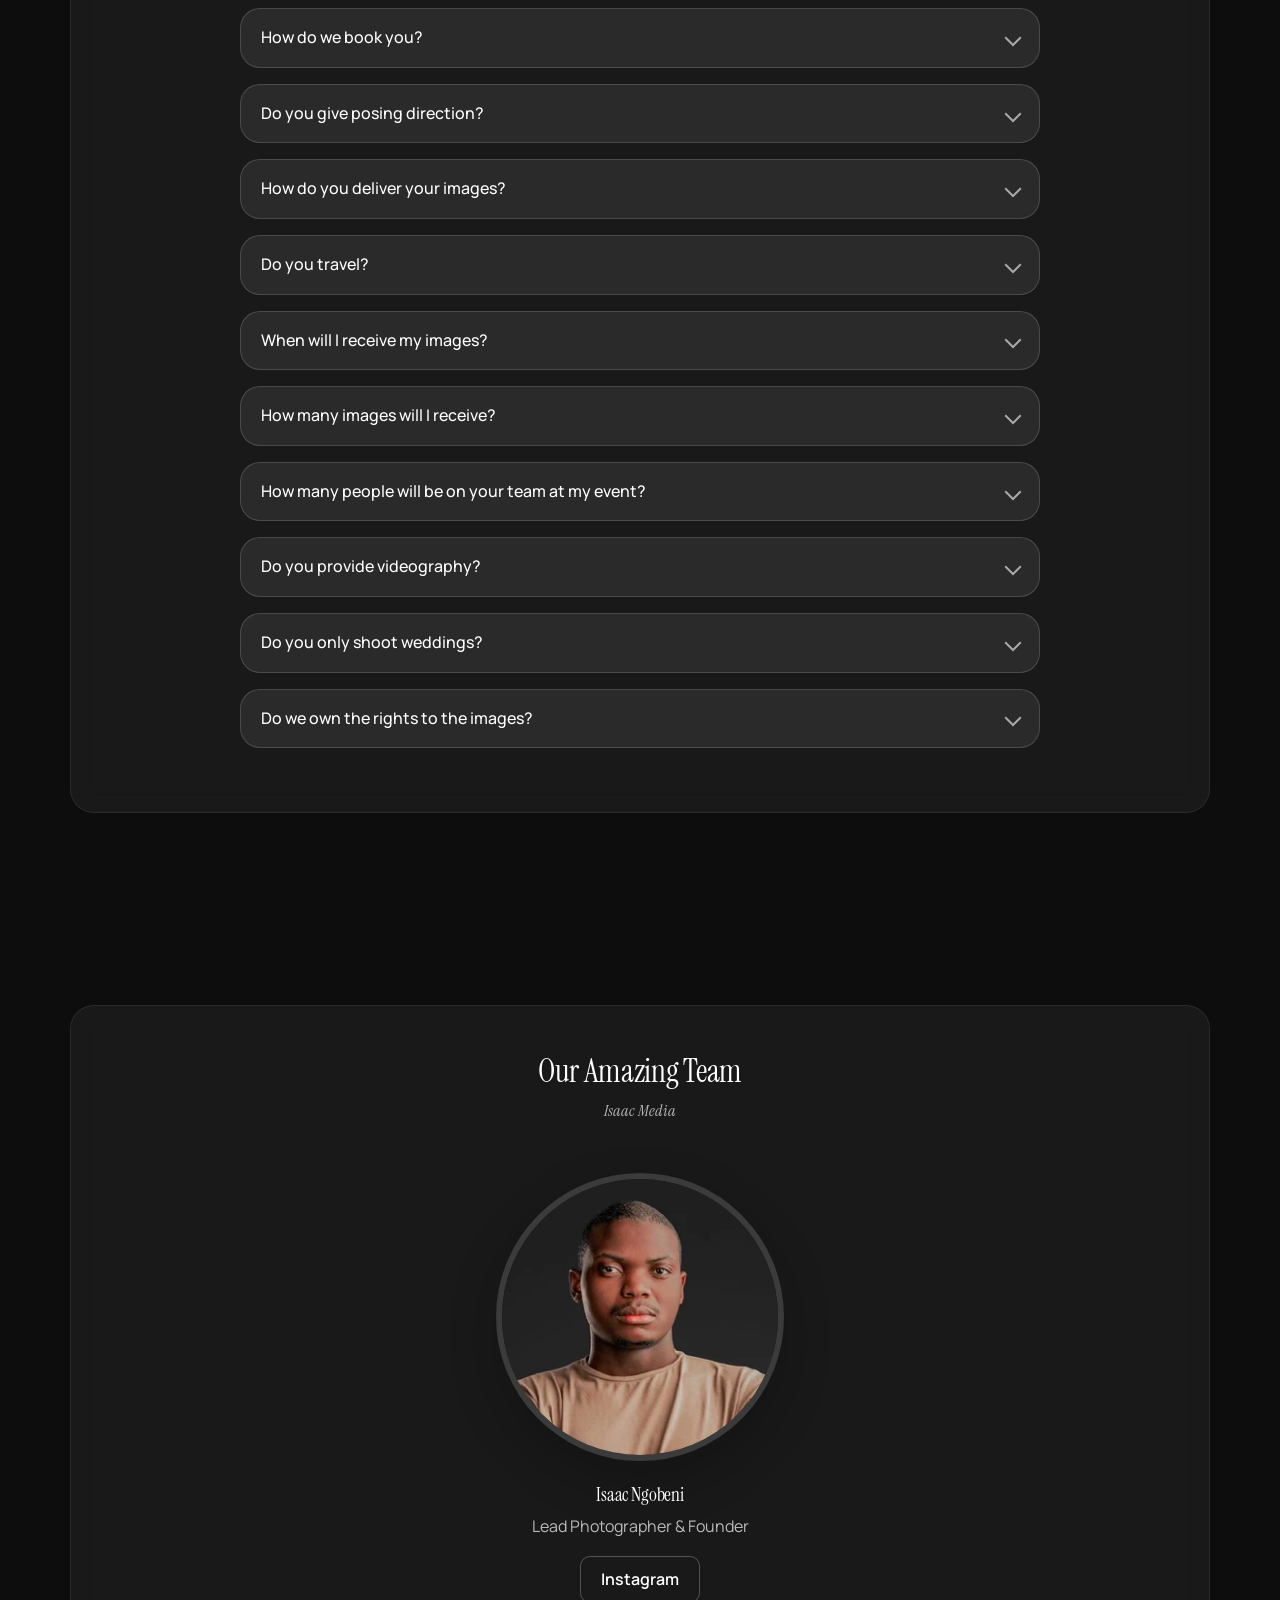
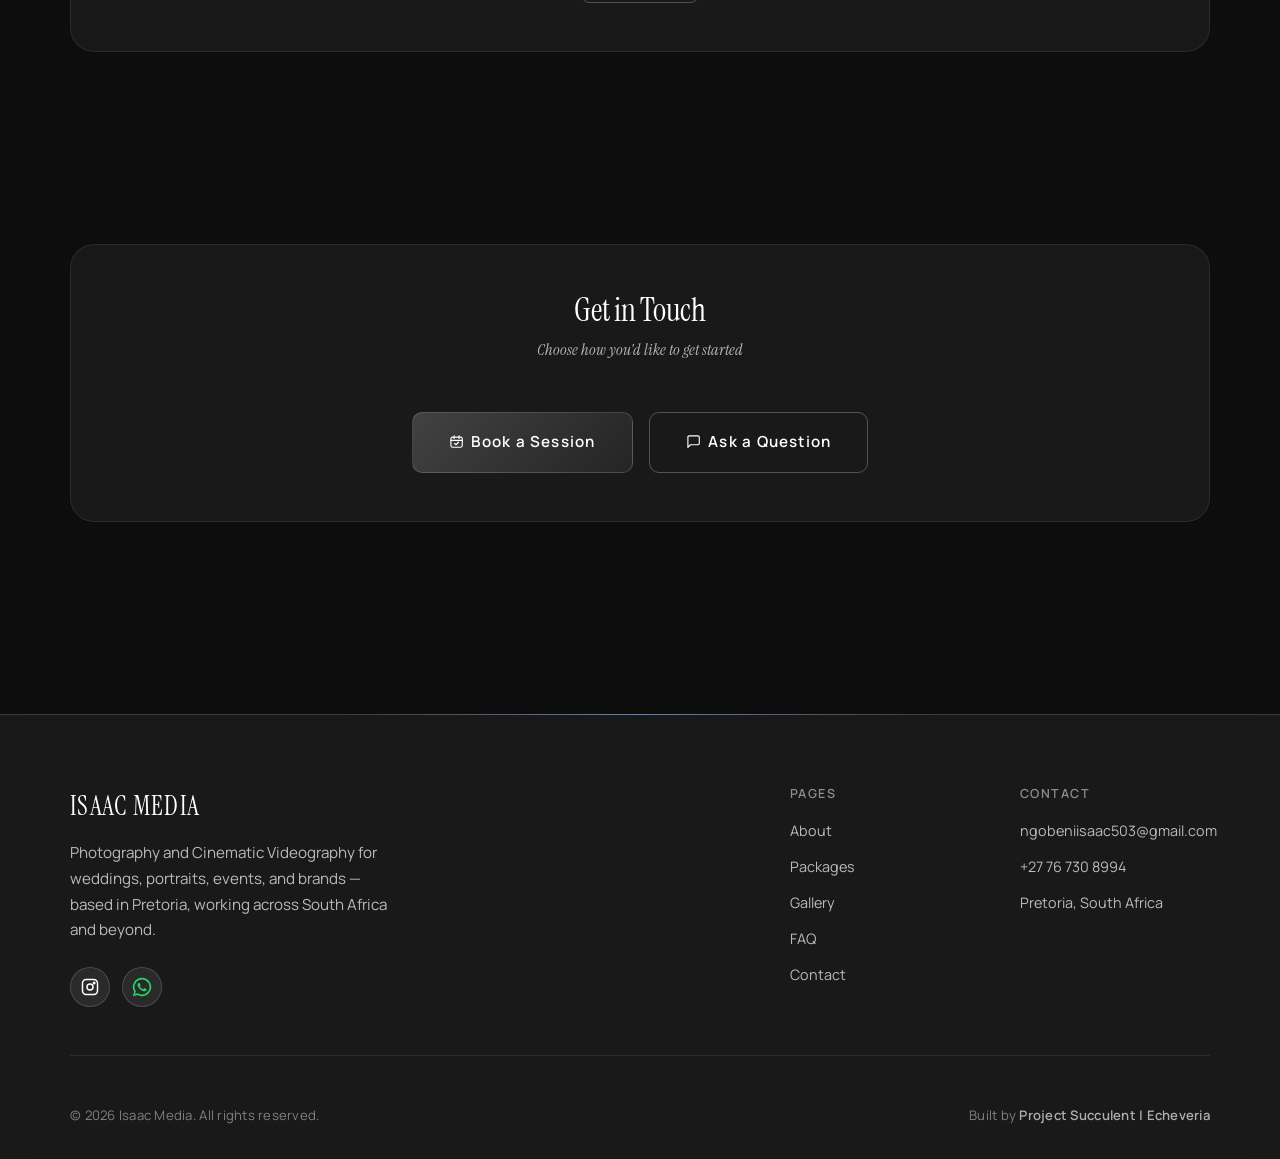
<file: gallery/index.html>
<!doctype html>
<html lang="en" data-modal="gallery">
<head>
  <meta charset="utf-8" />
  <meta name="viewport" content="width=device-width, initial-scale=1" />
  <meta name="robots" content="noindex,follow" />
  <meta http-equiv="refresh" content="0;url=/?modal=gallery" />
  <title>Gallery | ISAAC MEDIA</title>
  <script src="/js/pretty-route.js" defer></script>
</head>
<body>
  <p>Redirecting to the gallery. <a href="/?modal=gallery">Continue to the gallery</a>.</p>
</body>
</html>
</file>
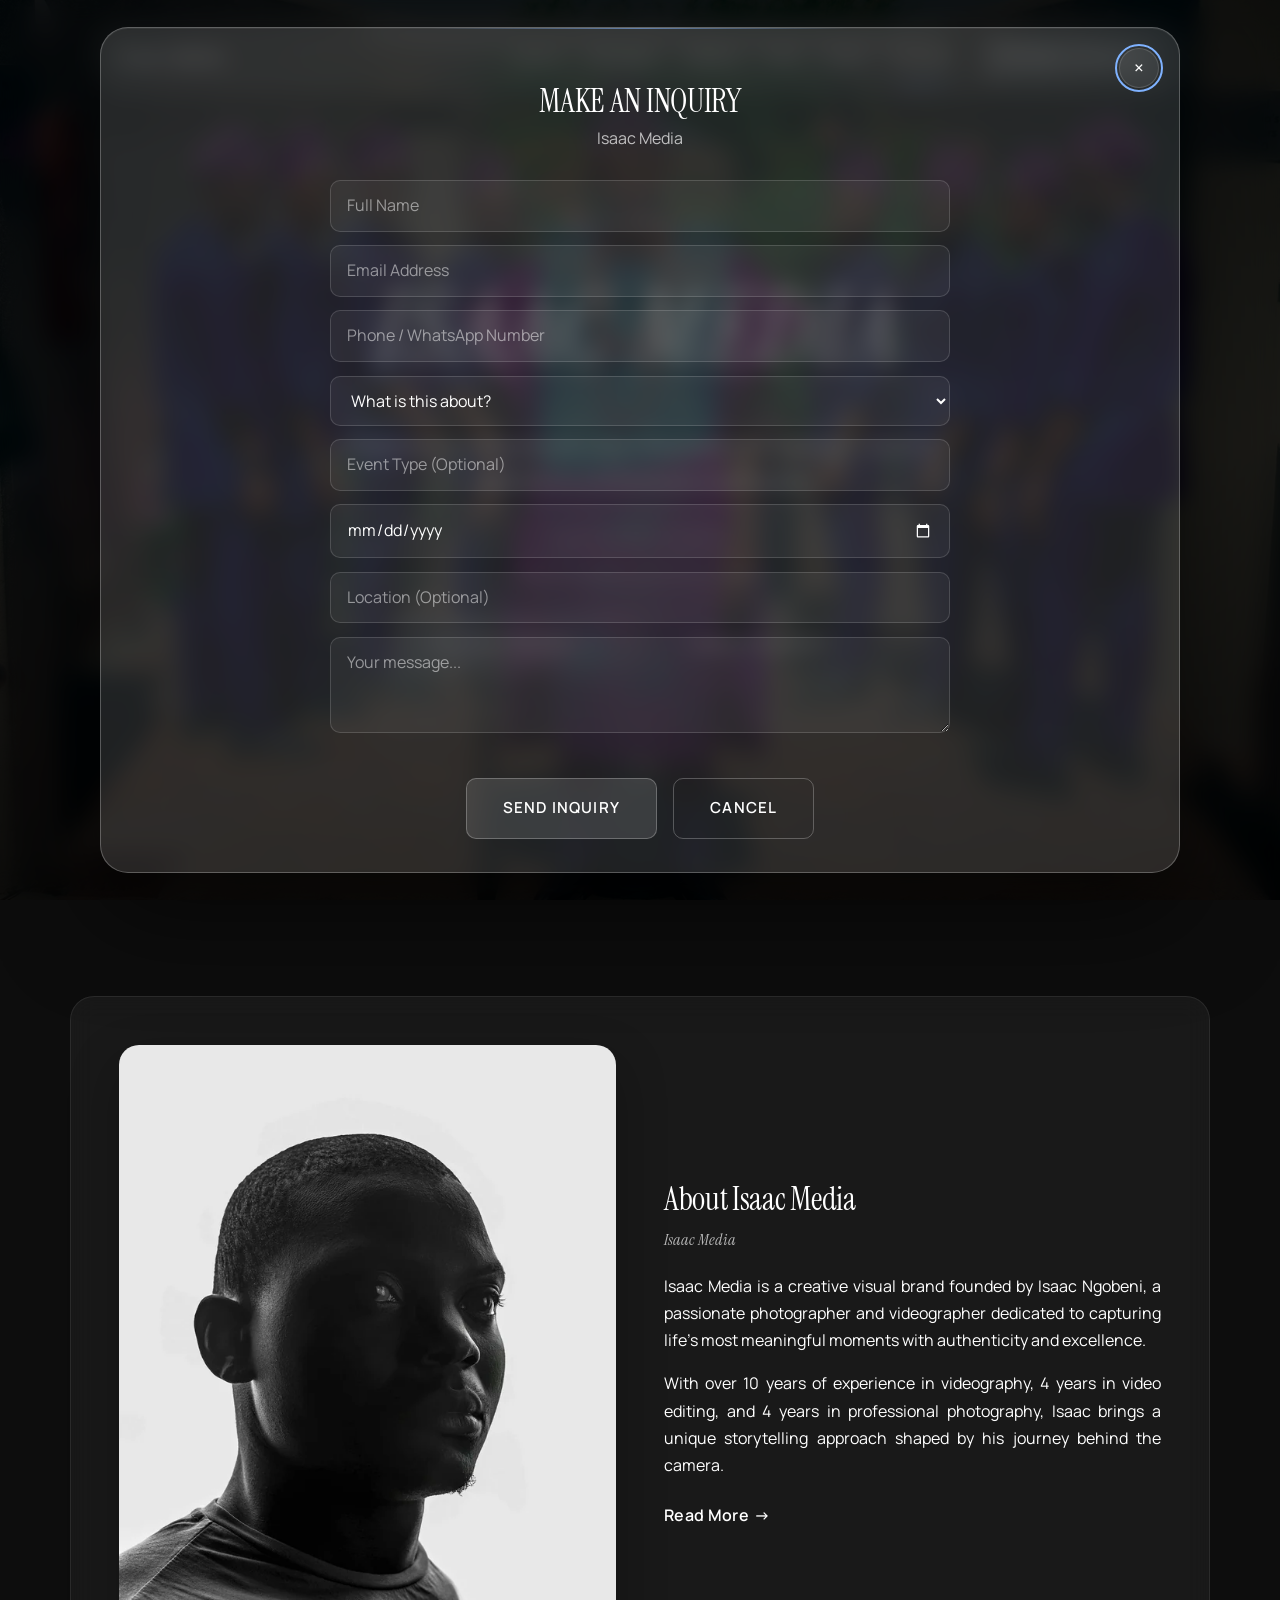
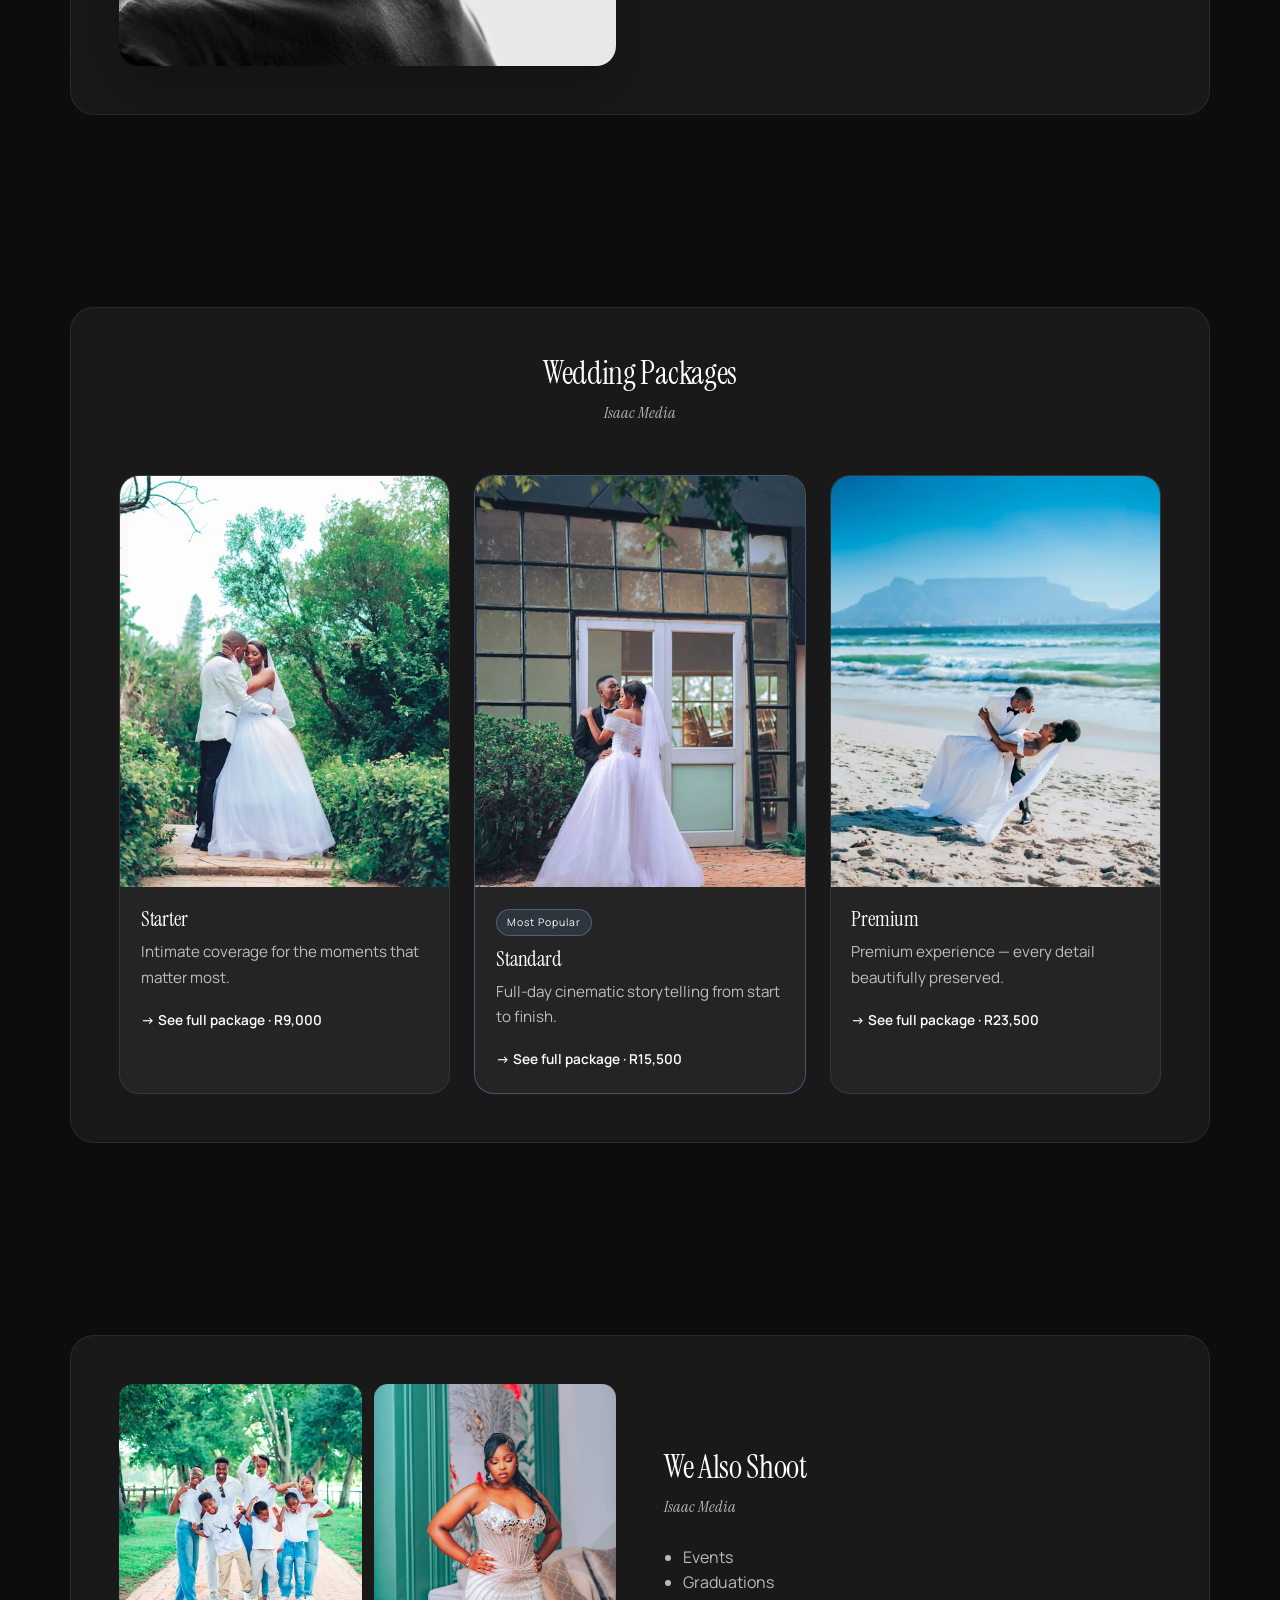
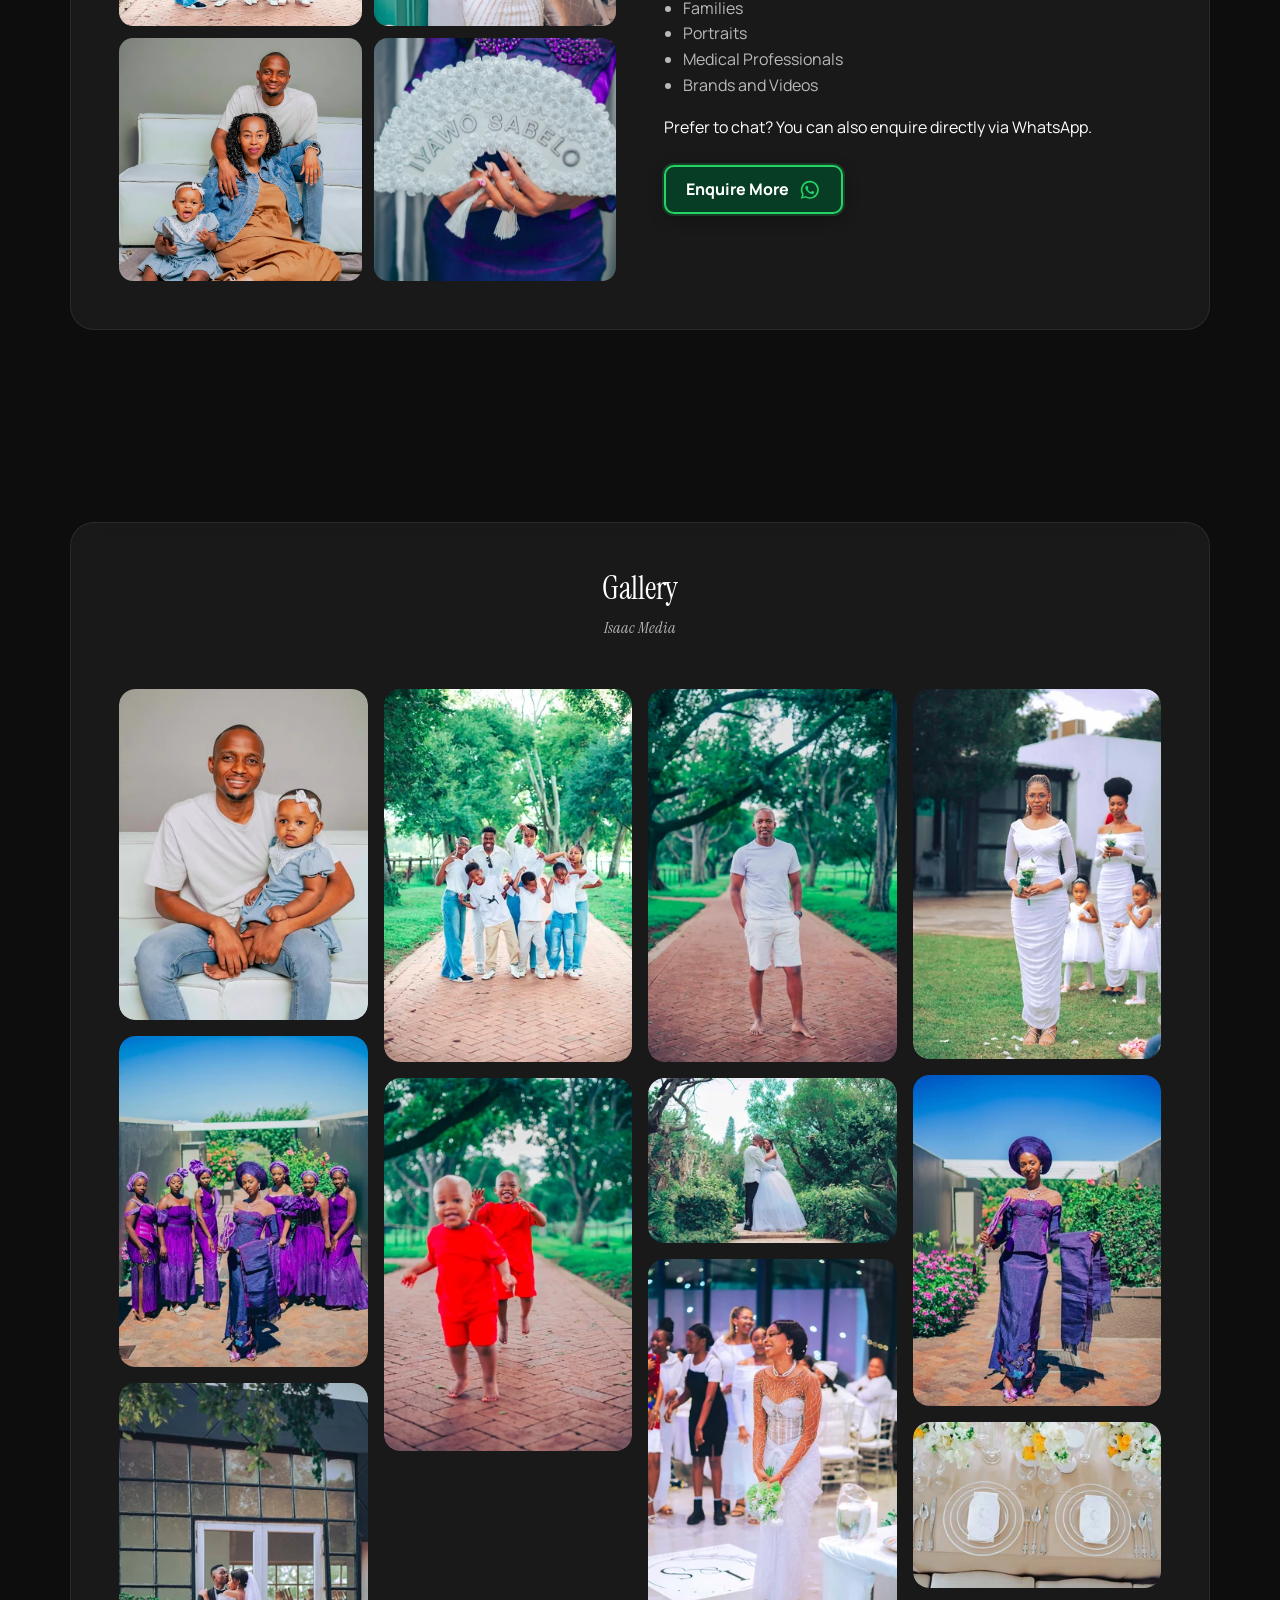
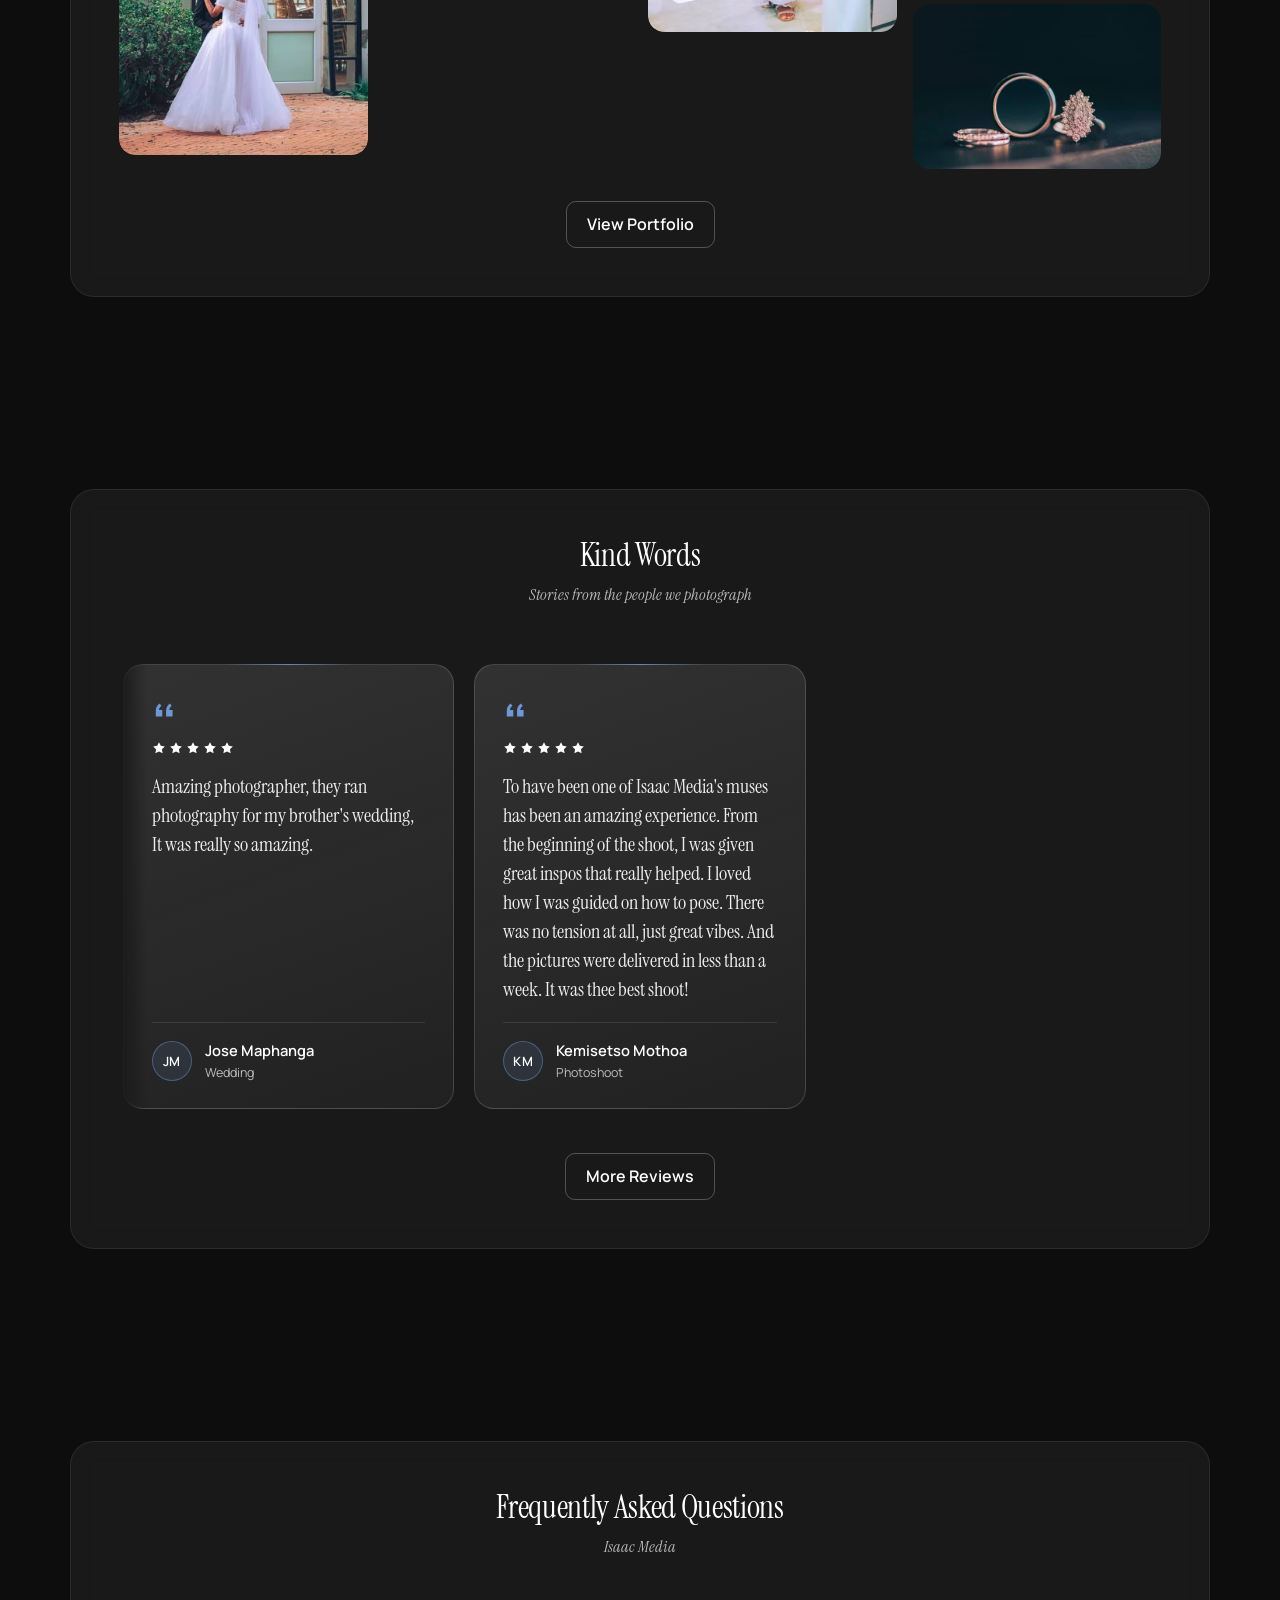
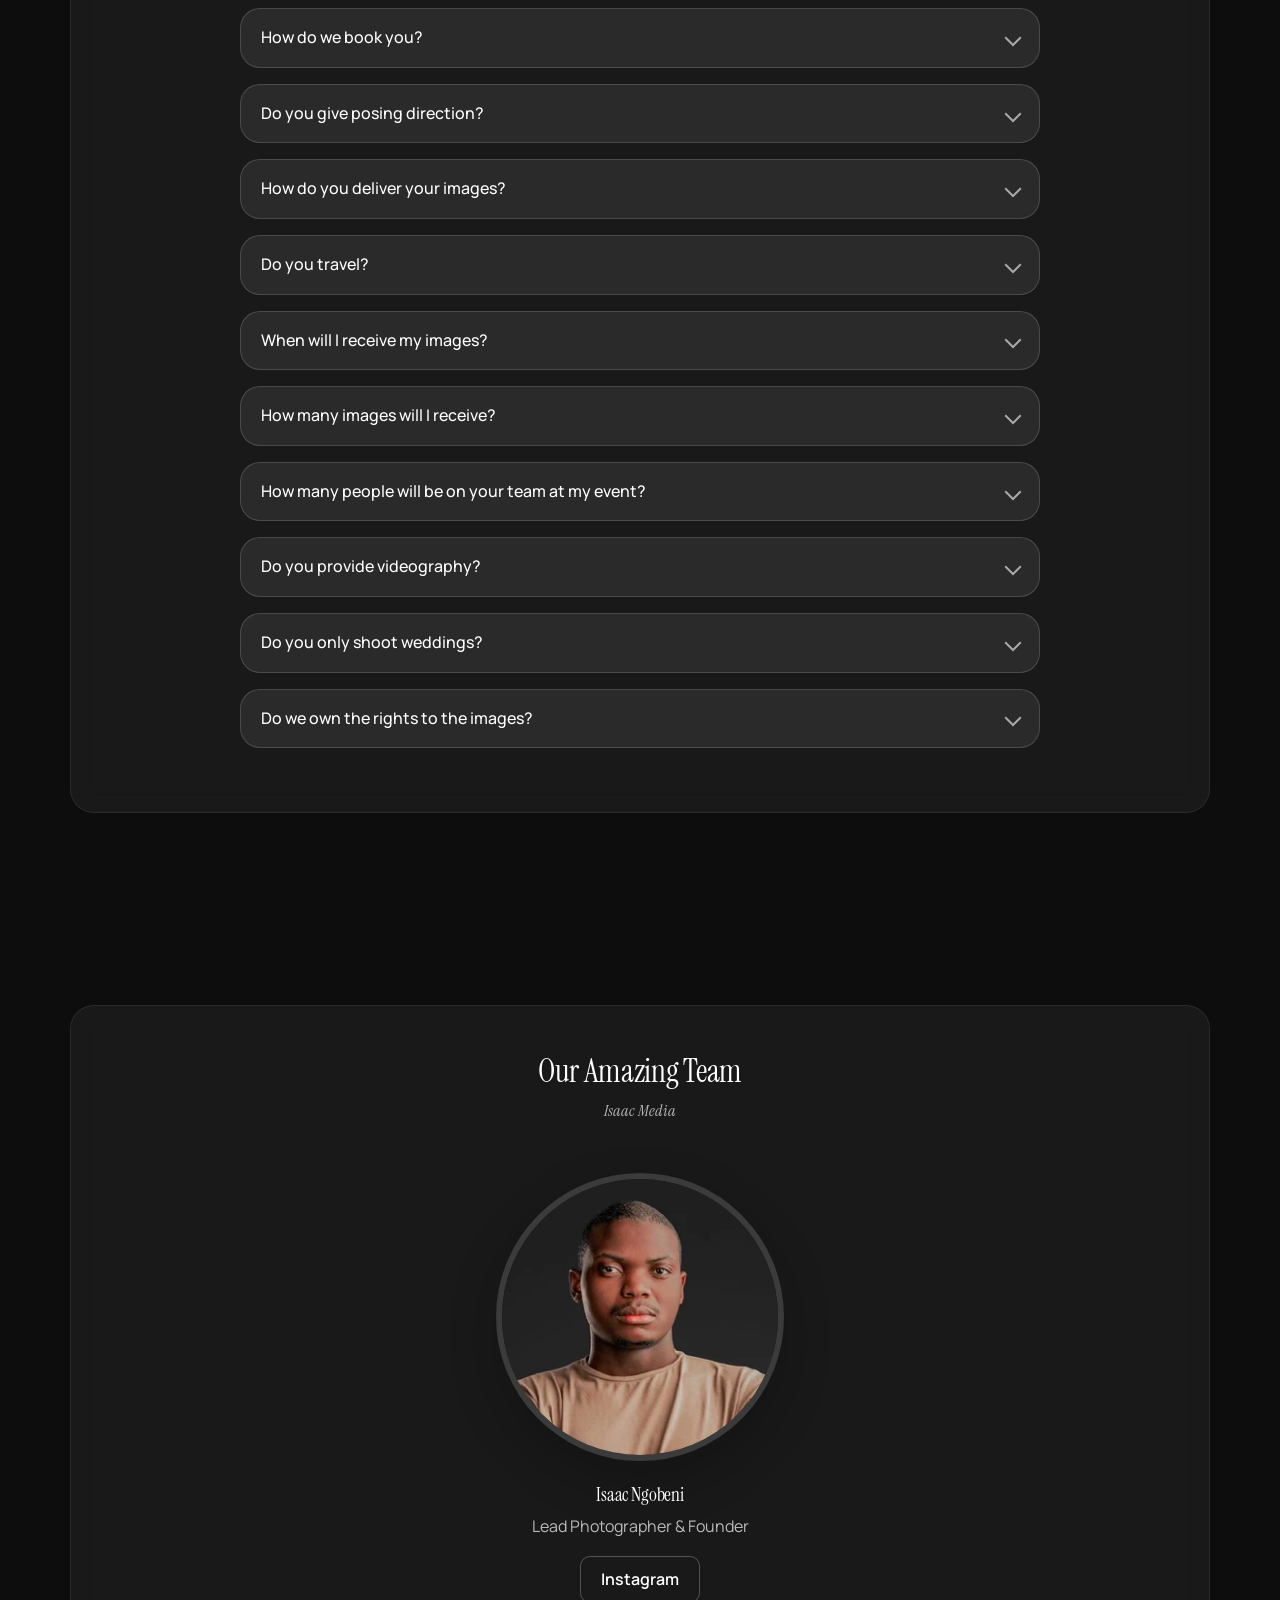
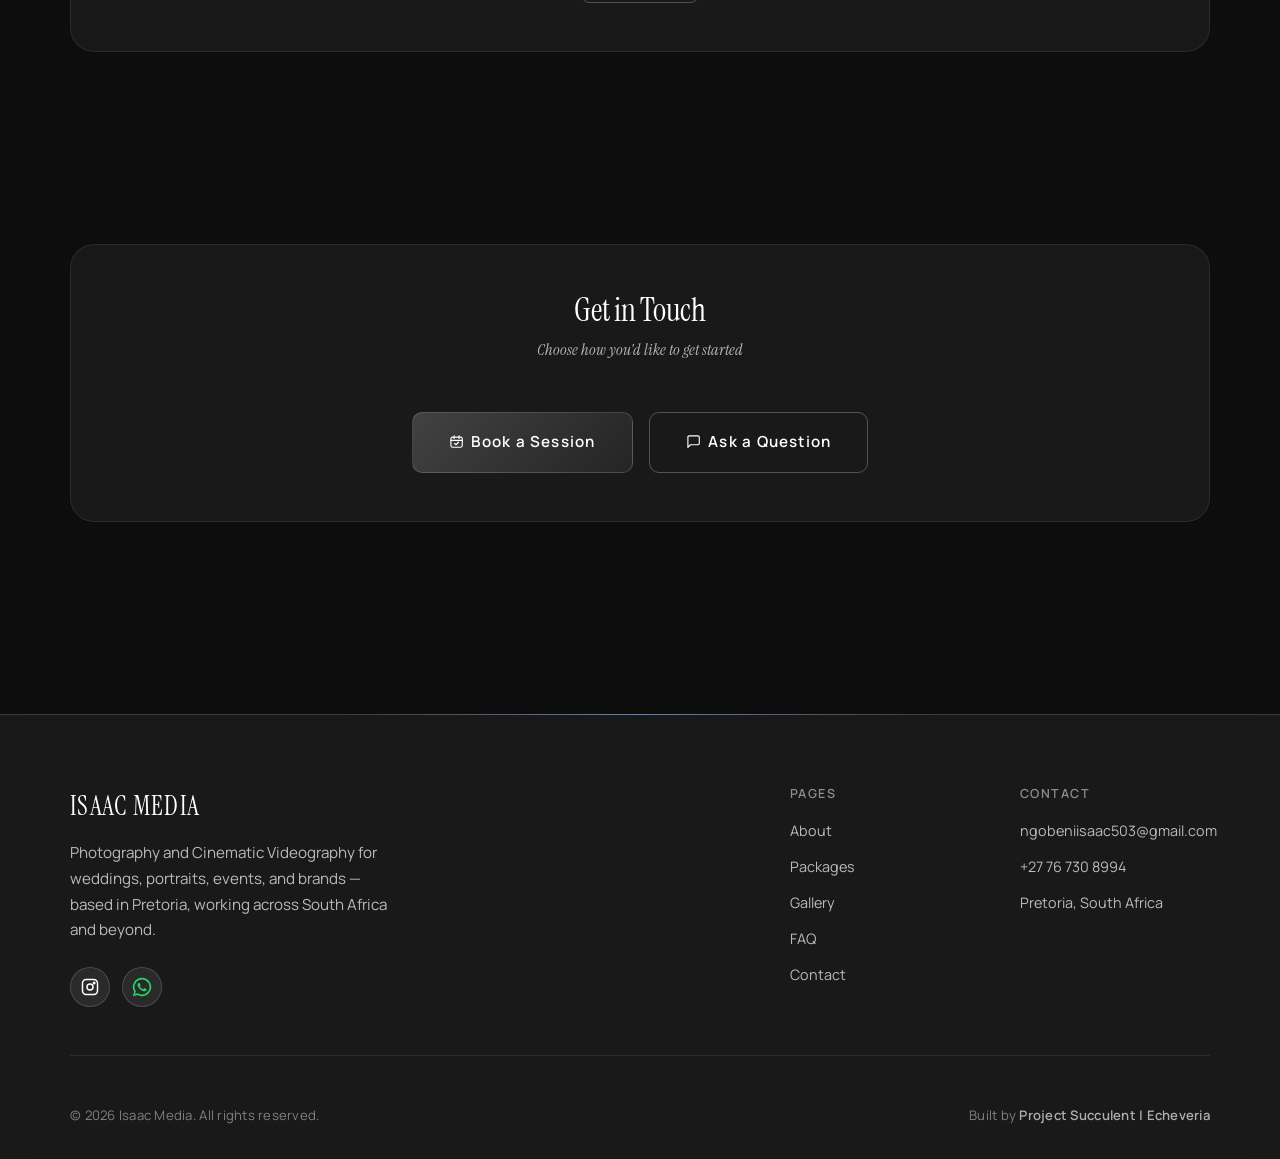
<file: inquiry/index.html>
<!doctype html>
<html lang="en" data-modal="inquiry">
<head>
  <meta charset="utf-8" />
  <meta name="viewport" content="width=device-width, initial-scale=1" />
  <meta name="robots" content="noindex,follow" />
  <meta http-equiv="refresh" content="0;url=/?modal=inquiry" />
  <title>Ask a Question | ISAAC MEDIA</title>
  <script src="/js/pretty-route.js" defer></script>
</head>
<body>
  <p>Redirecting to Inquiry. <a href="/?modal=inquiry">Continue to the inquiry form</a>.</p>
</body>
</html>
</file>
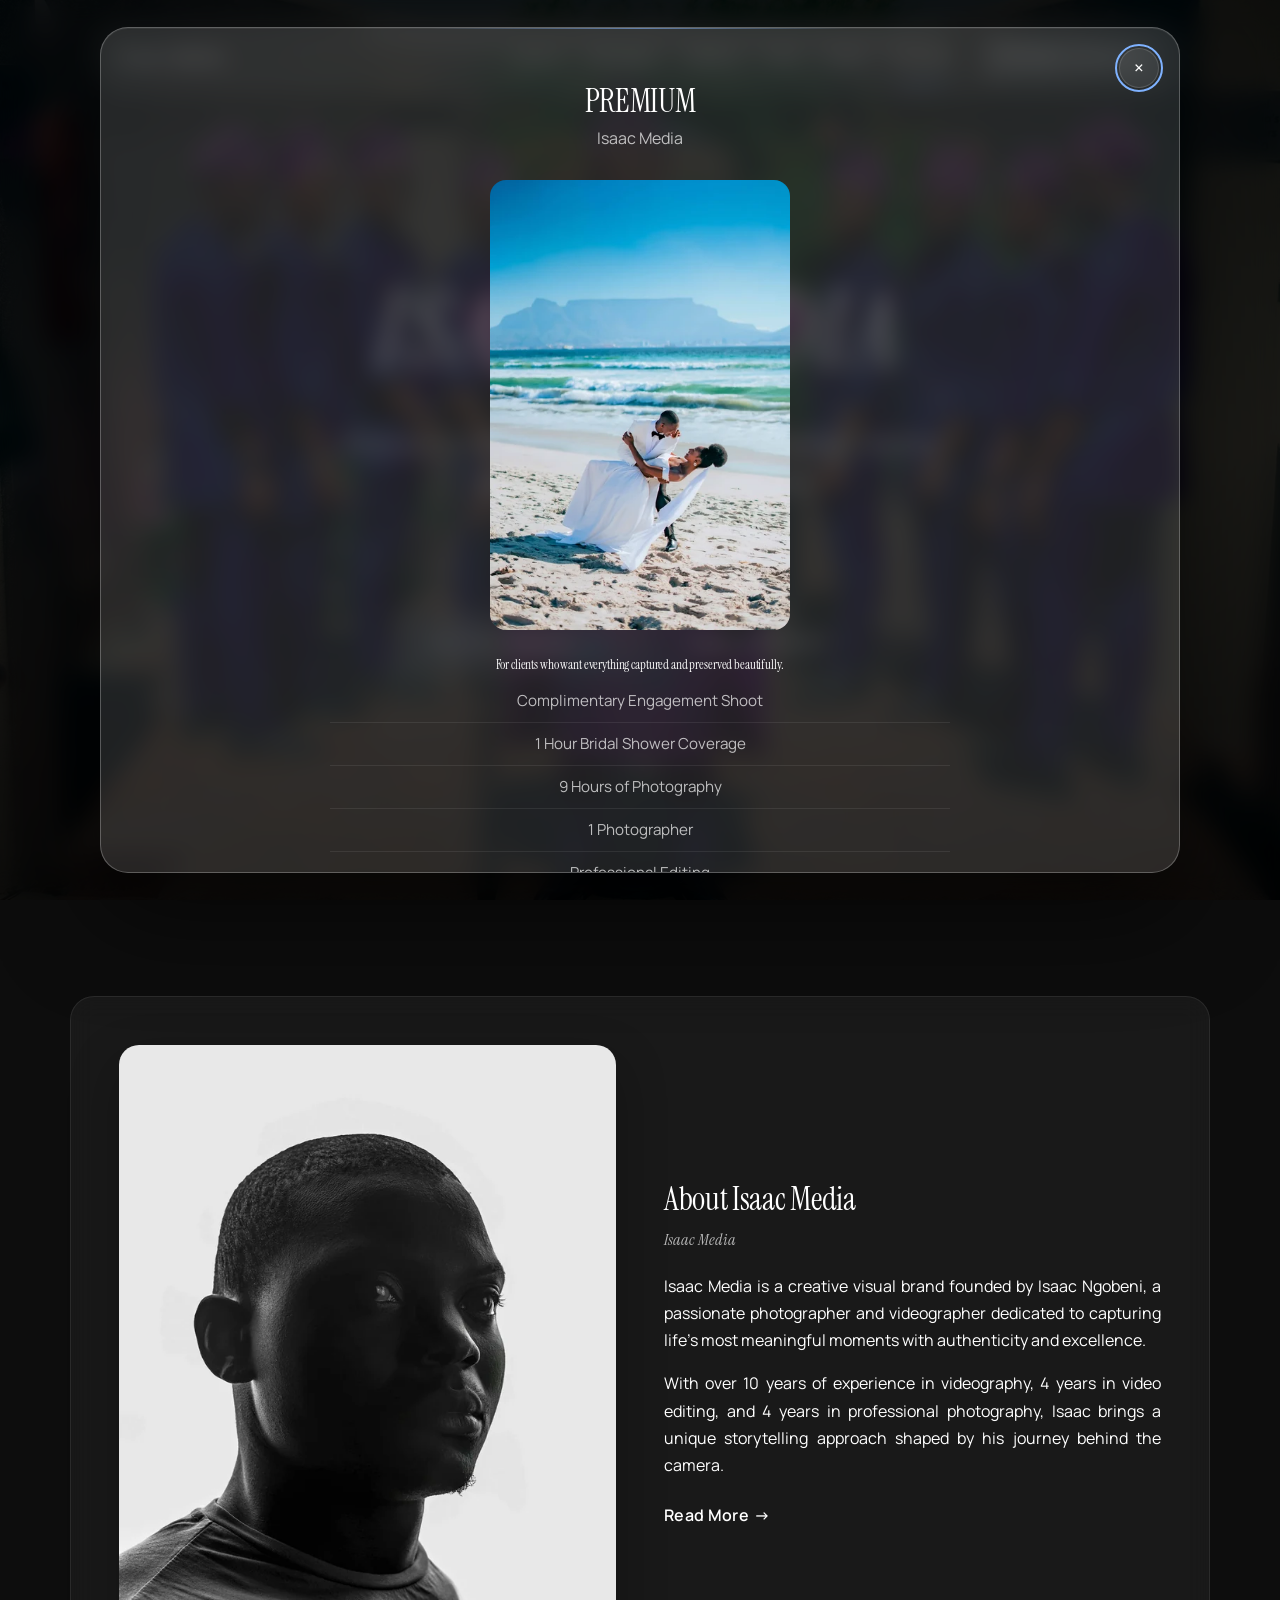
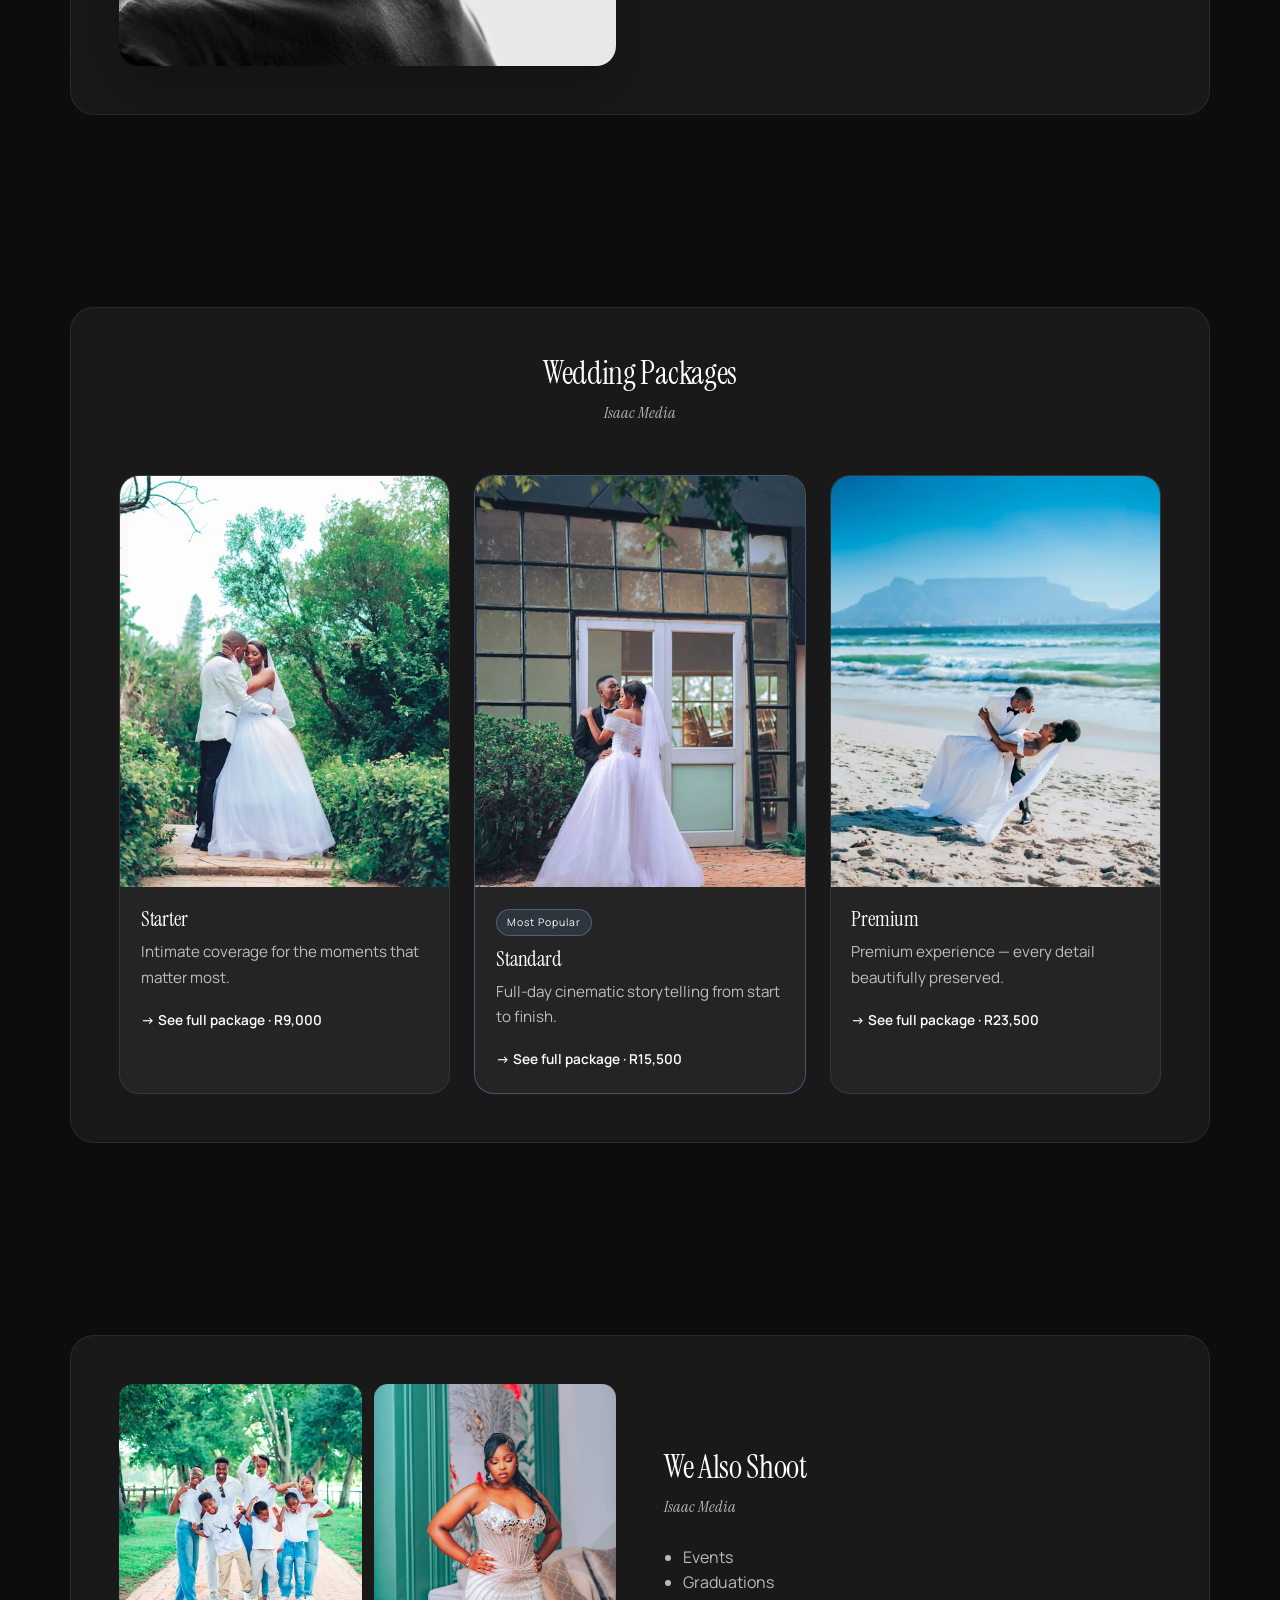
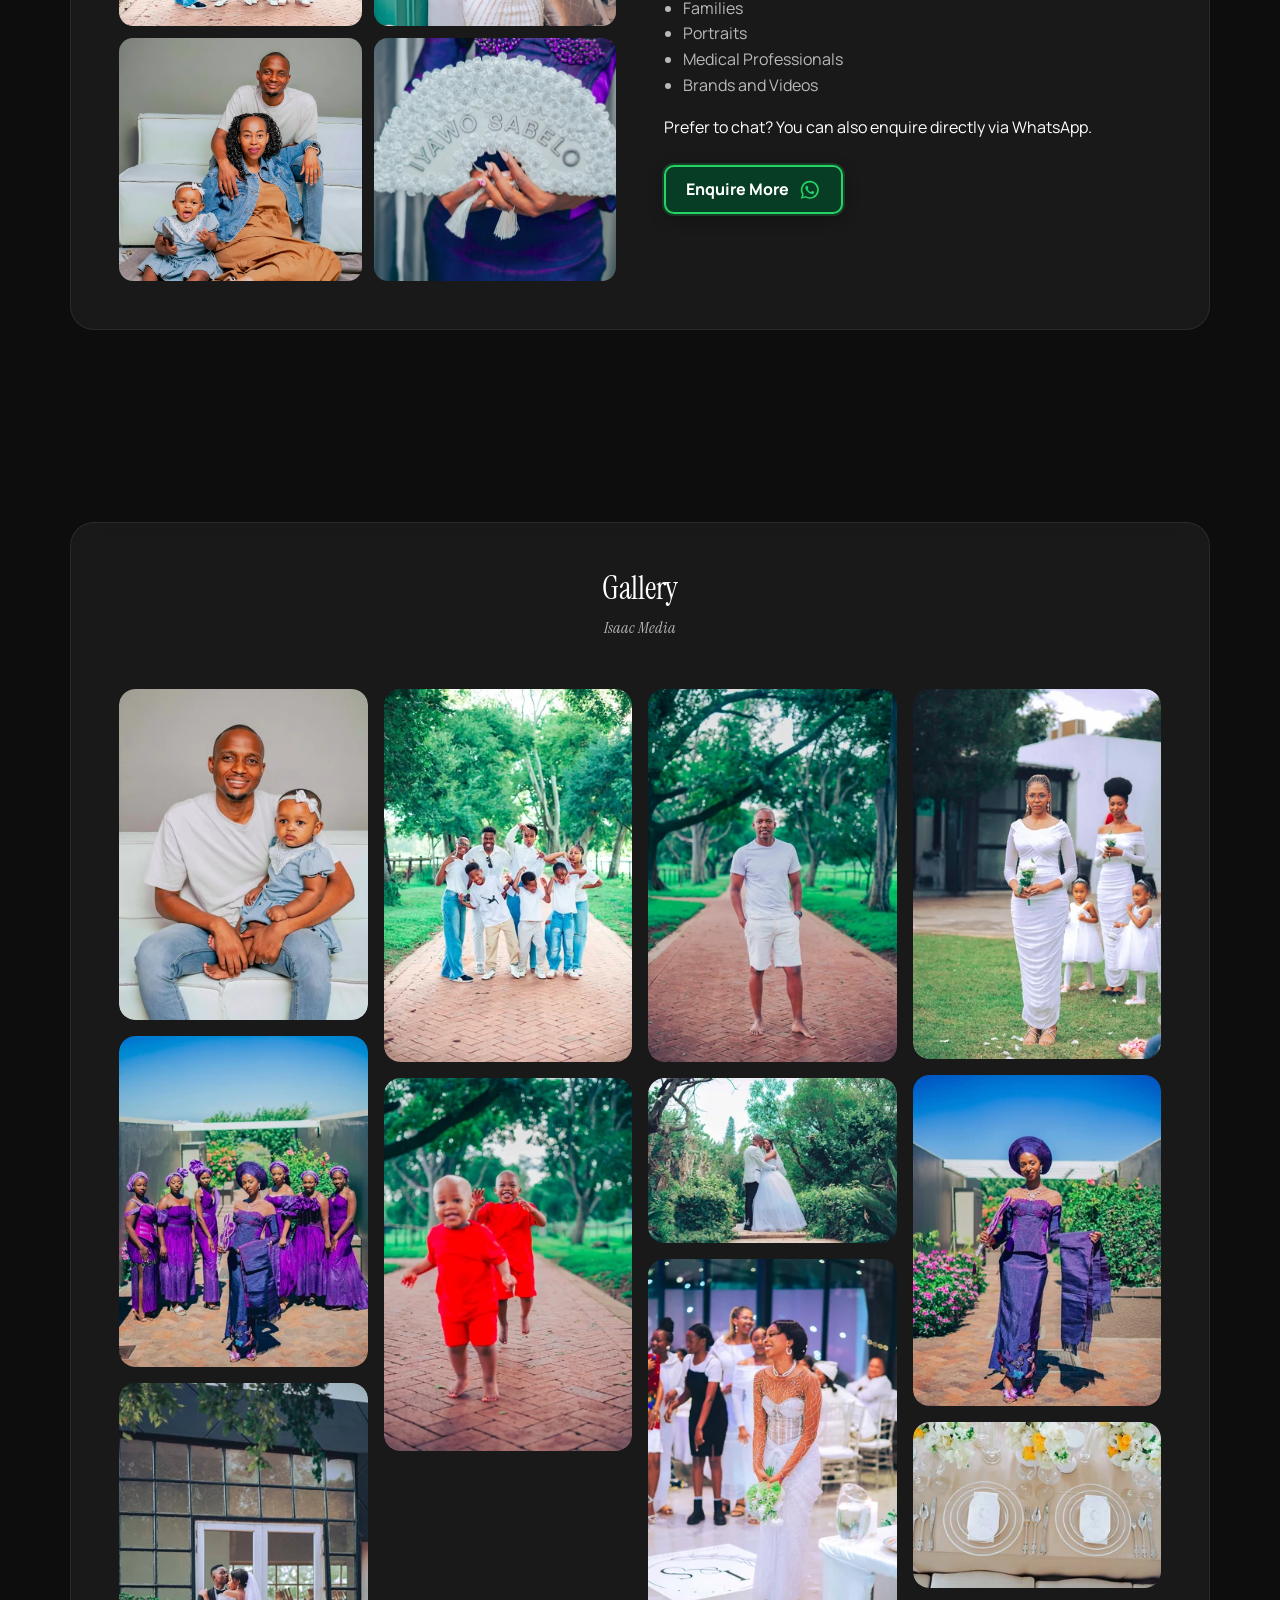
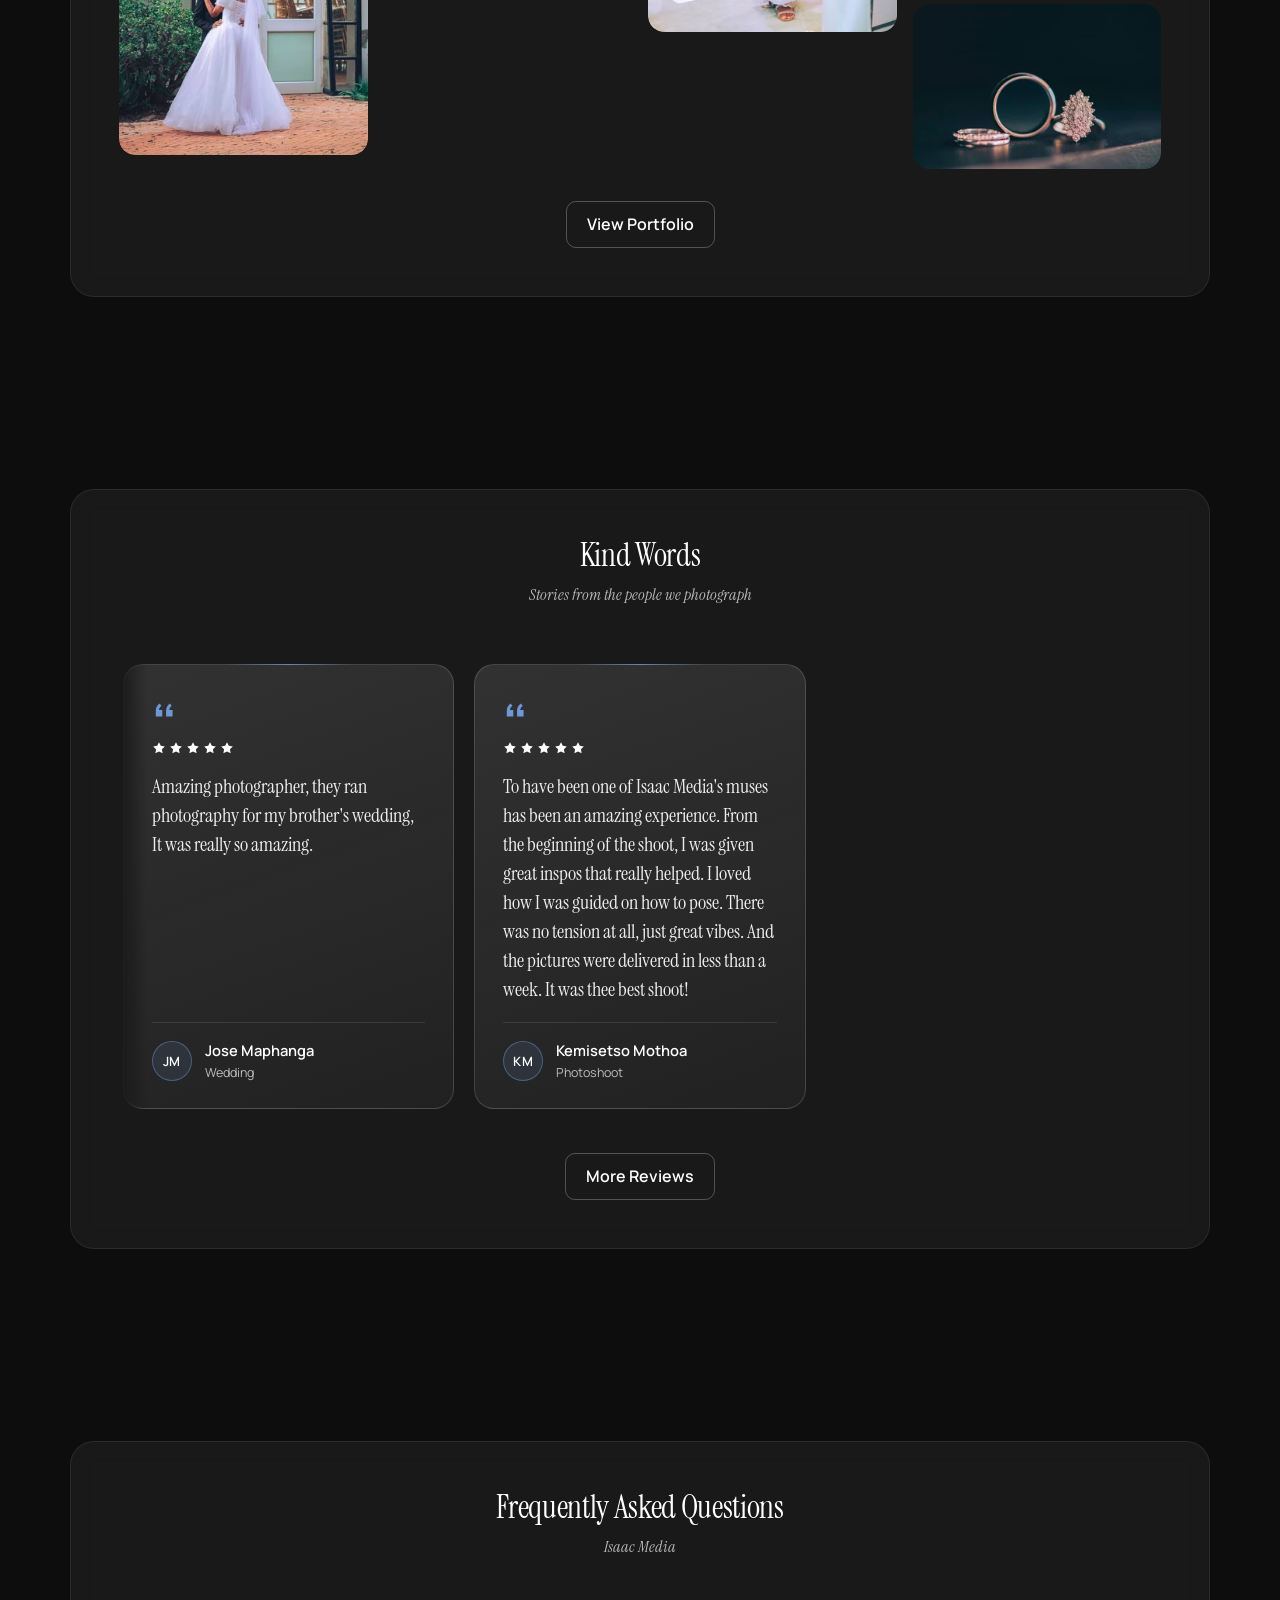
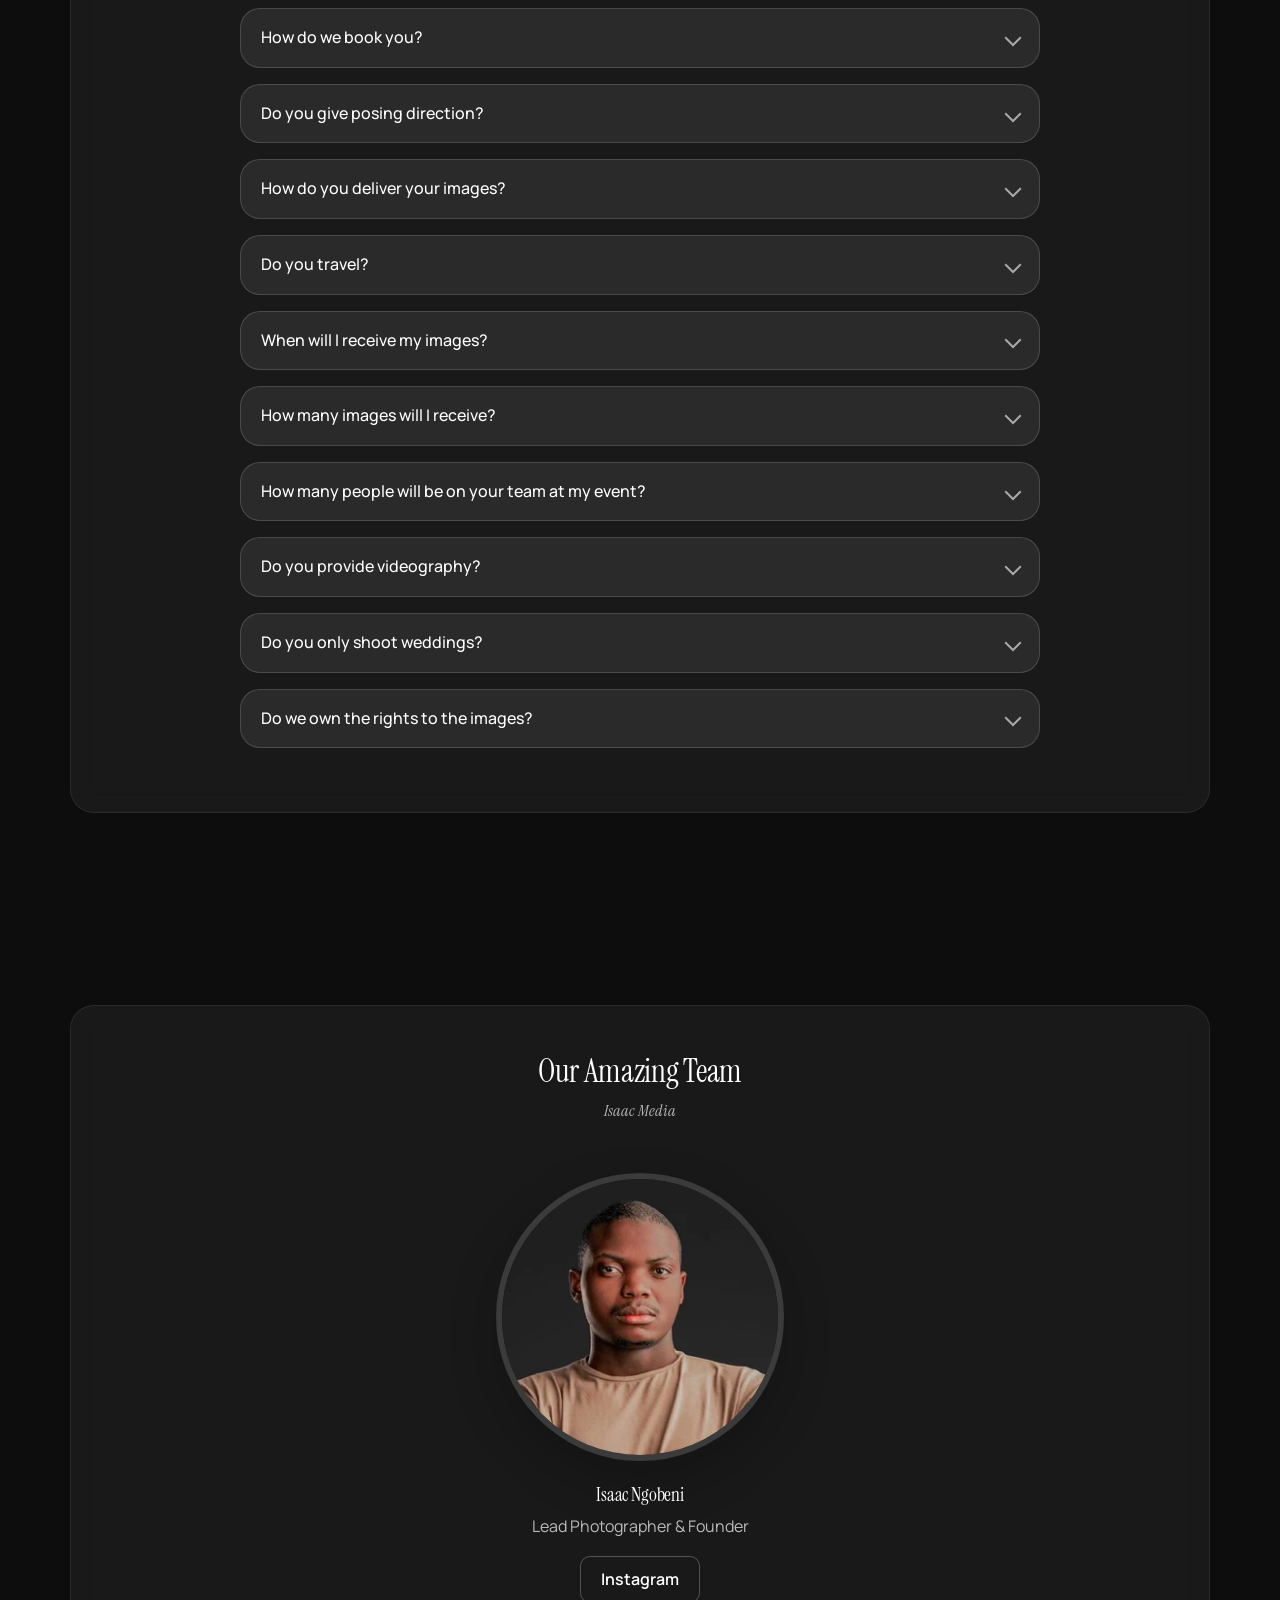
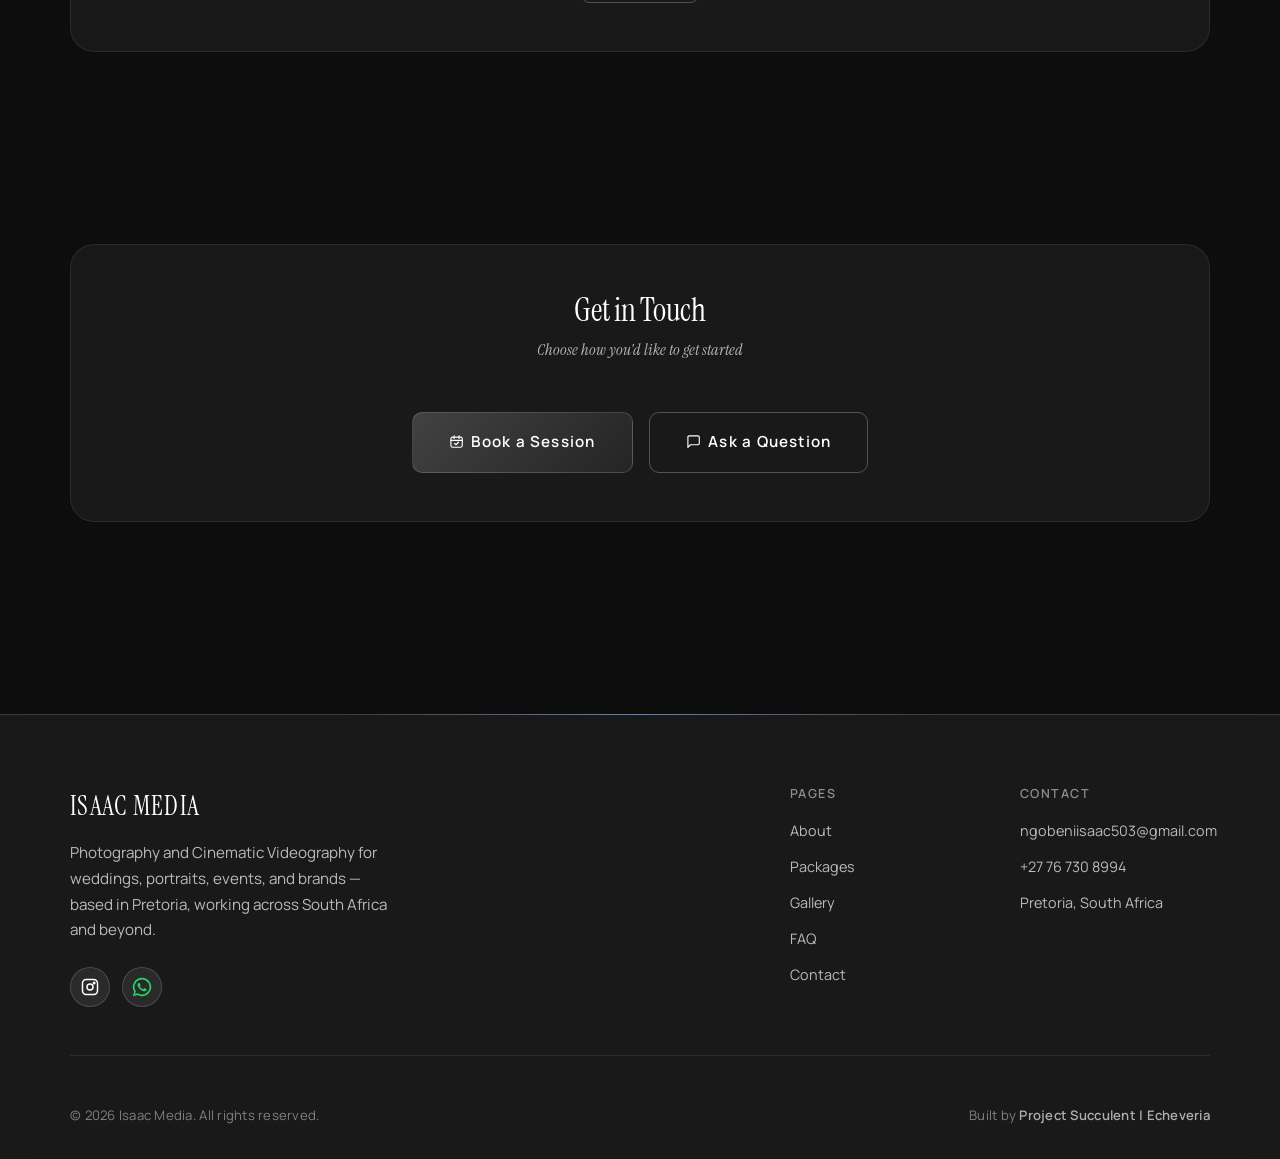
<file: packages/premium/index.html>
<!doctype html>
<html lang="en" data-modal="package3">
<head>
  <meta charset="utf-8" />
  <meta name="viewport" content="width=device-width, initial-scale=1" />
  <meta name="robots" content="noindex,follow" />
  <meta http-equiv="refresh" content="0;url=/?modal=package3" />
  <title>Premium Package | ISAAC MEDIA</title>
  <script src="/js/pretty-route.js" defer></script>
</head>
<body>
  <p>Redirecting to the Premium package. <a href="/?modal=package3">Continue to the Premium package</a>.</p>
</body>
</html>
</file>
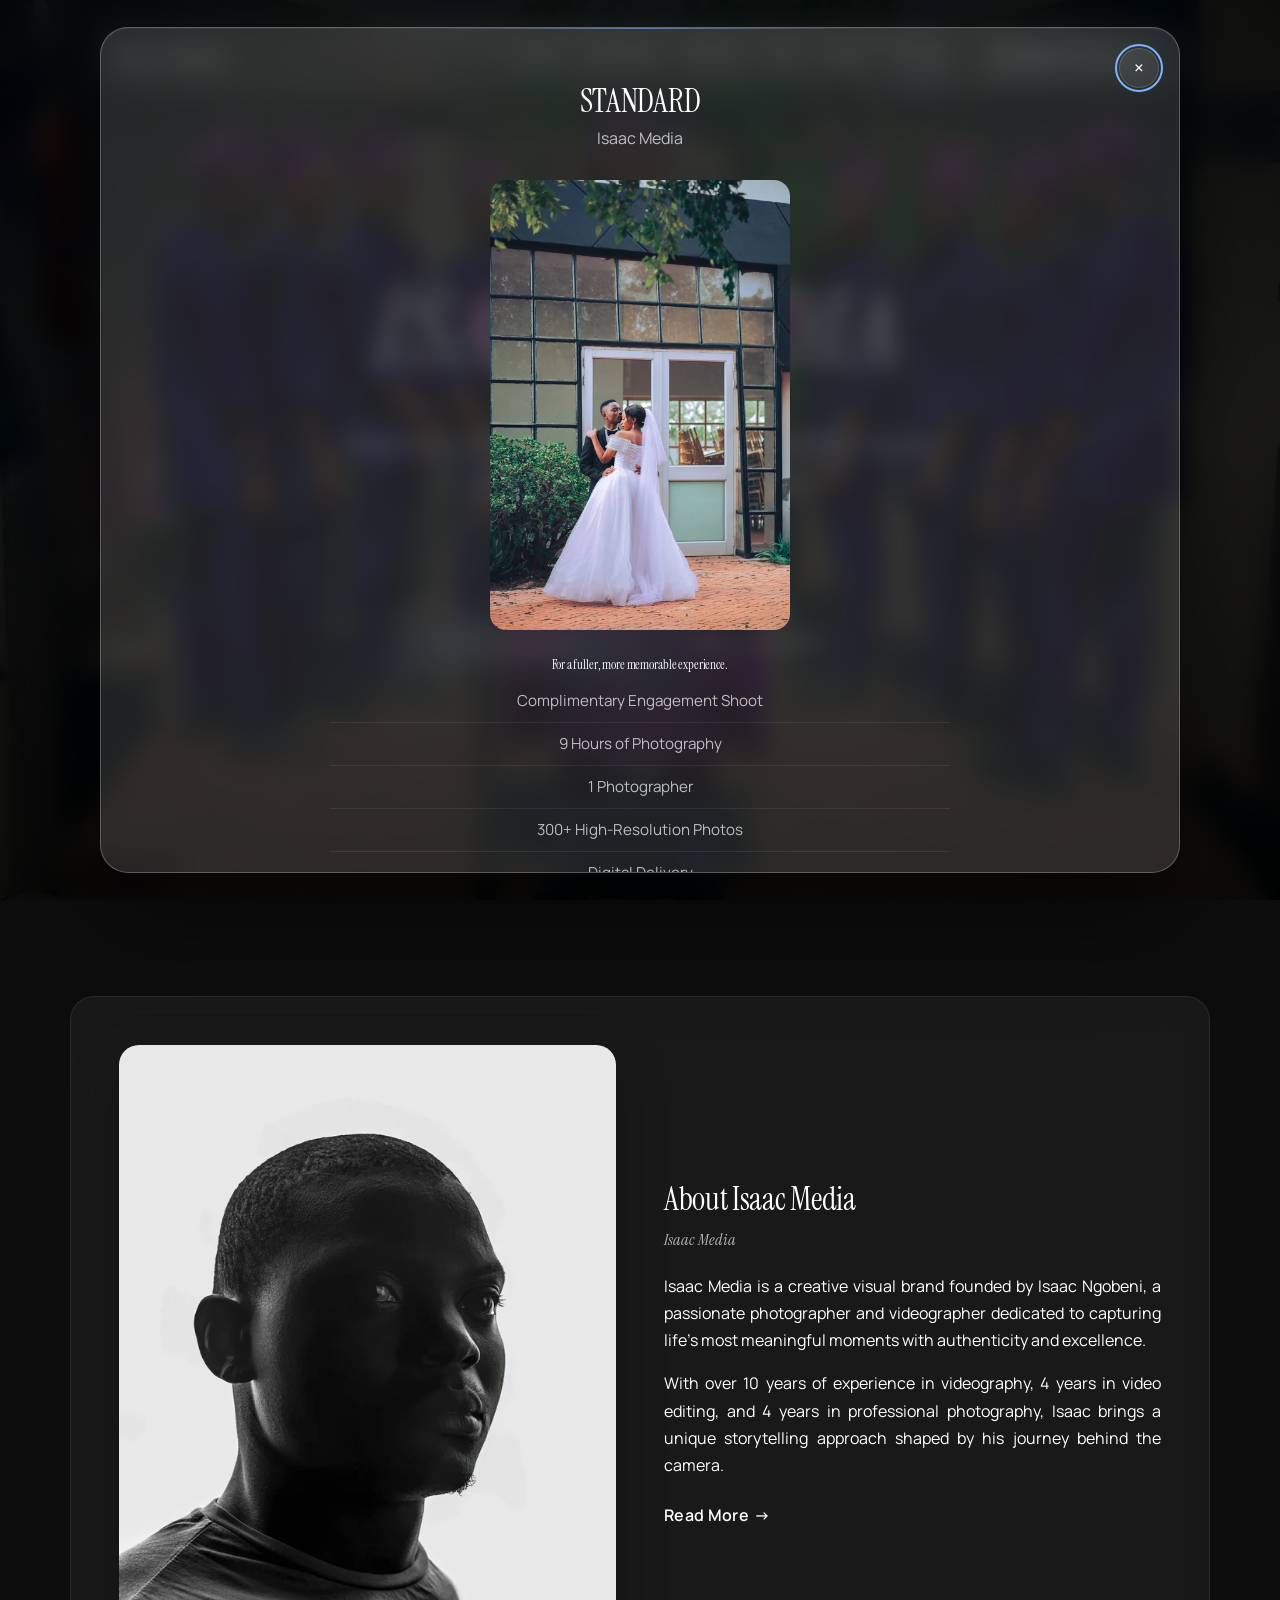
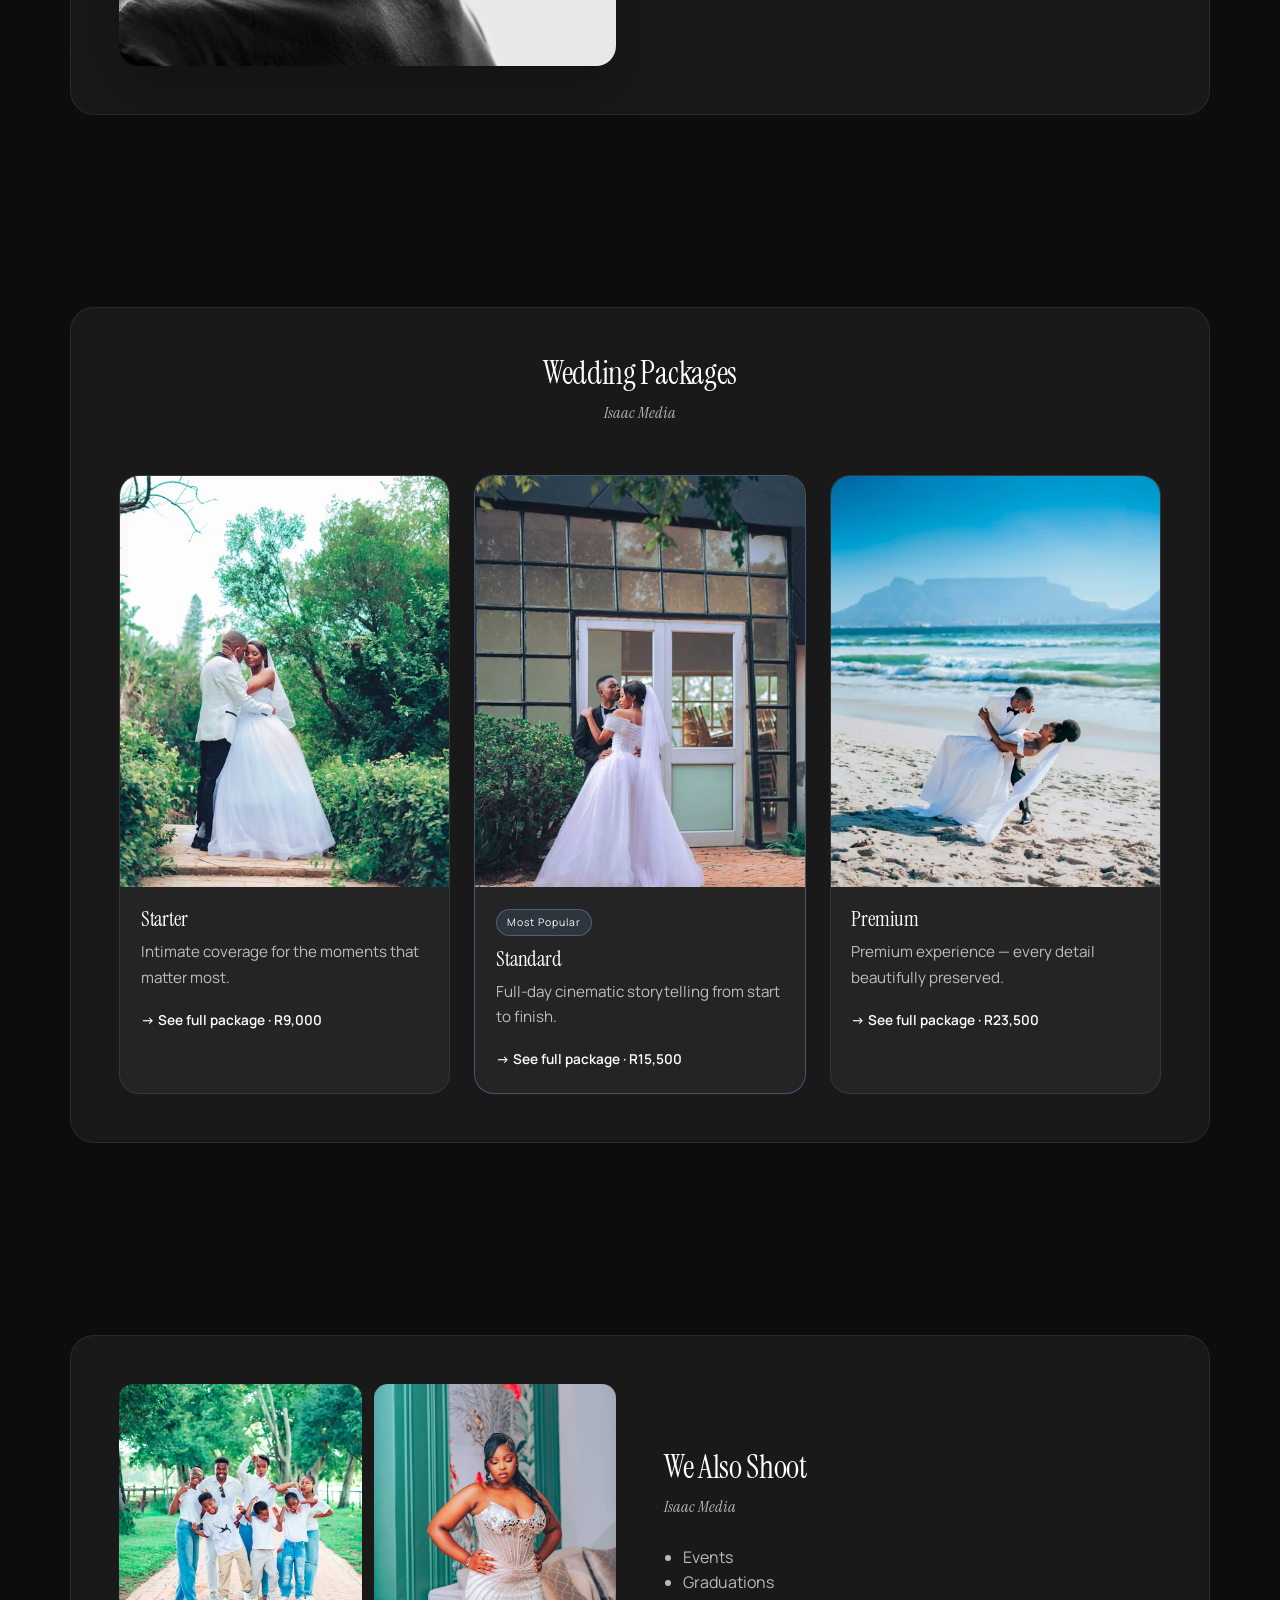
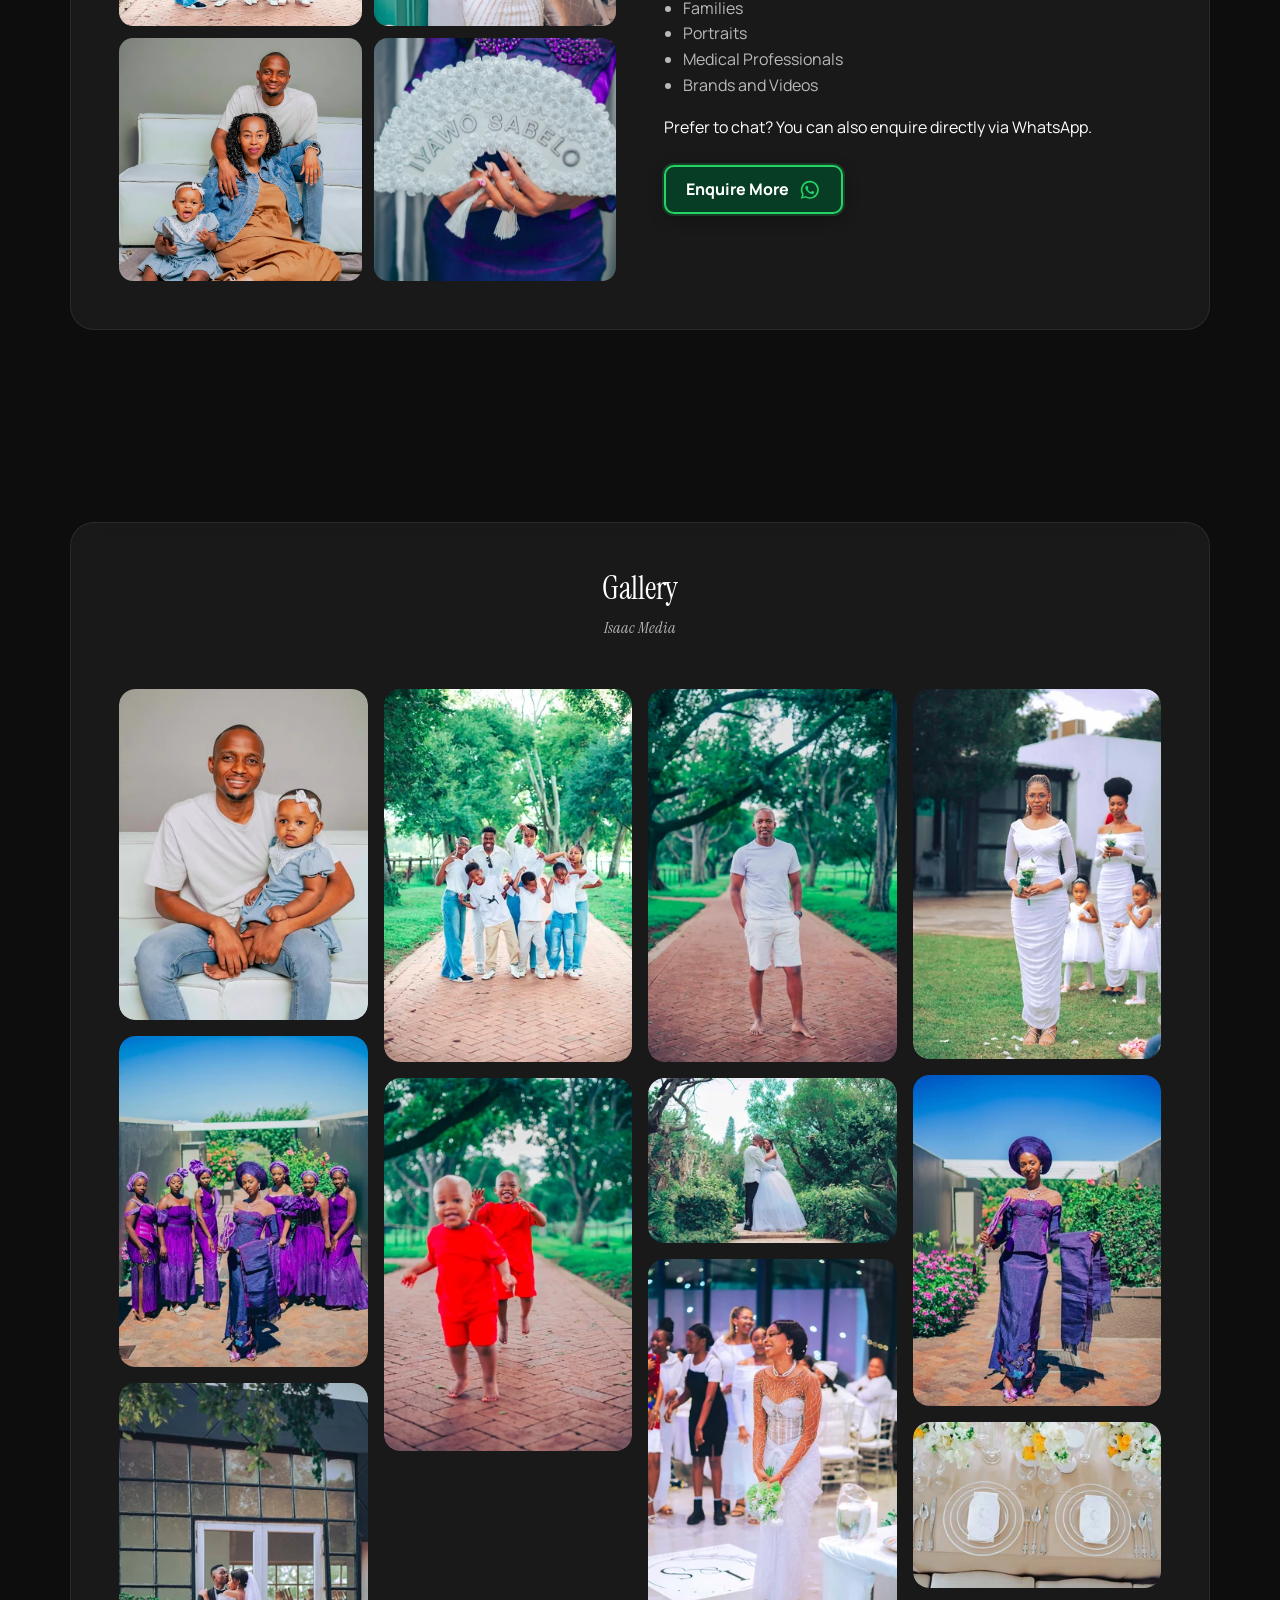
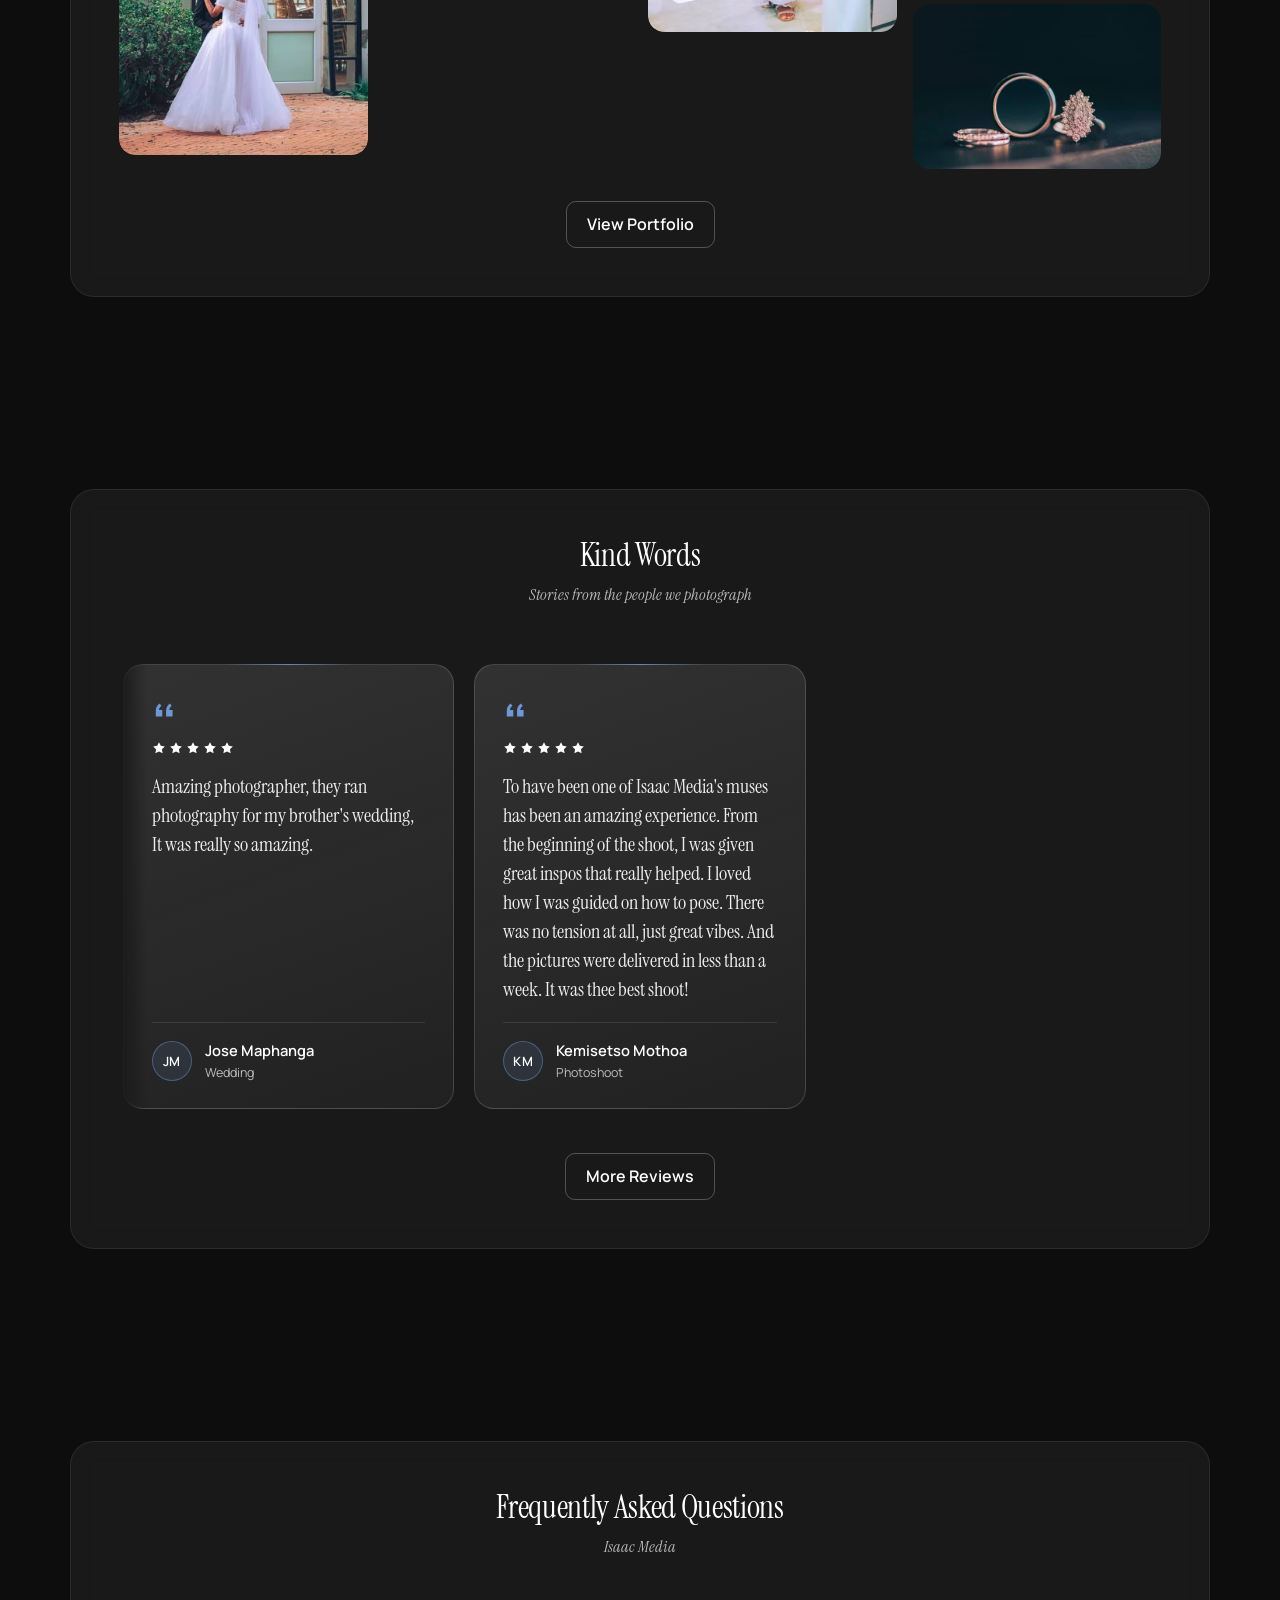
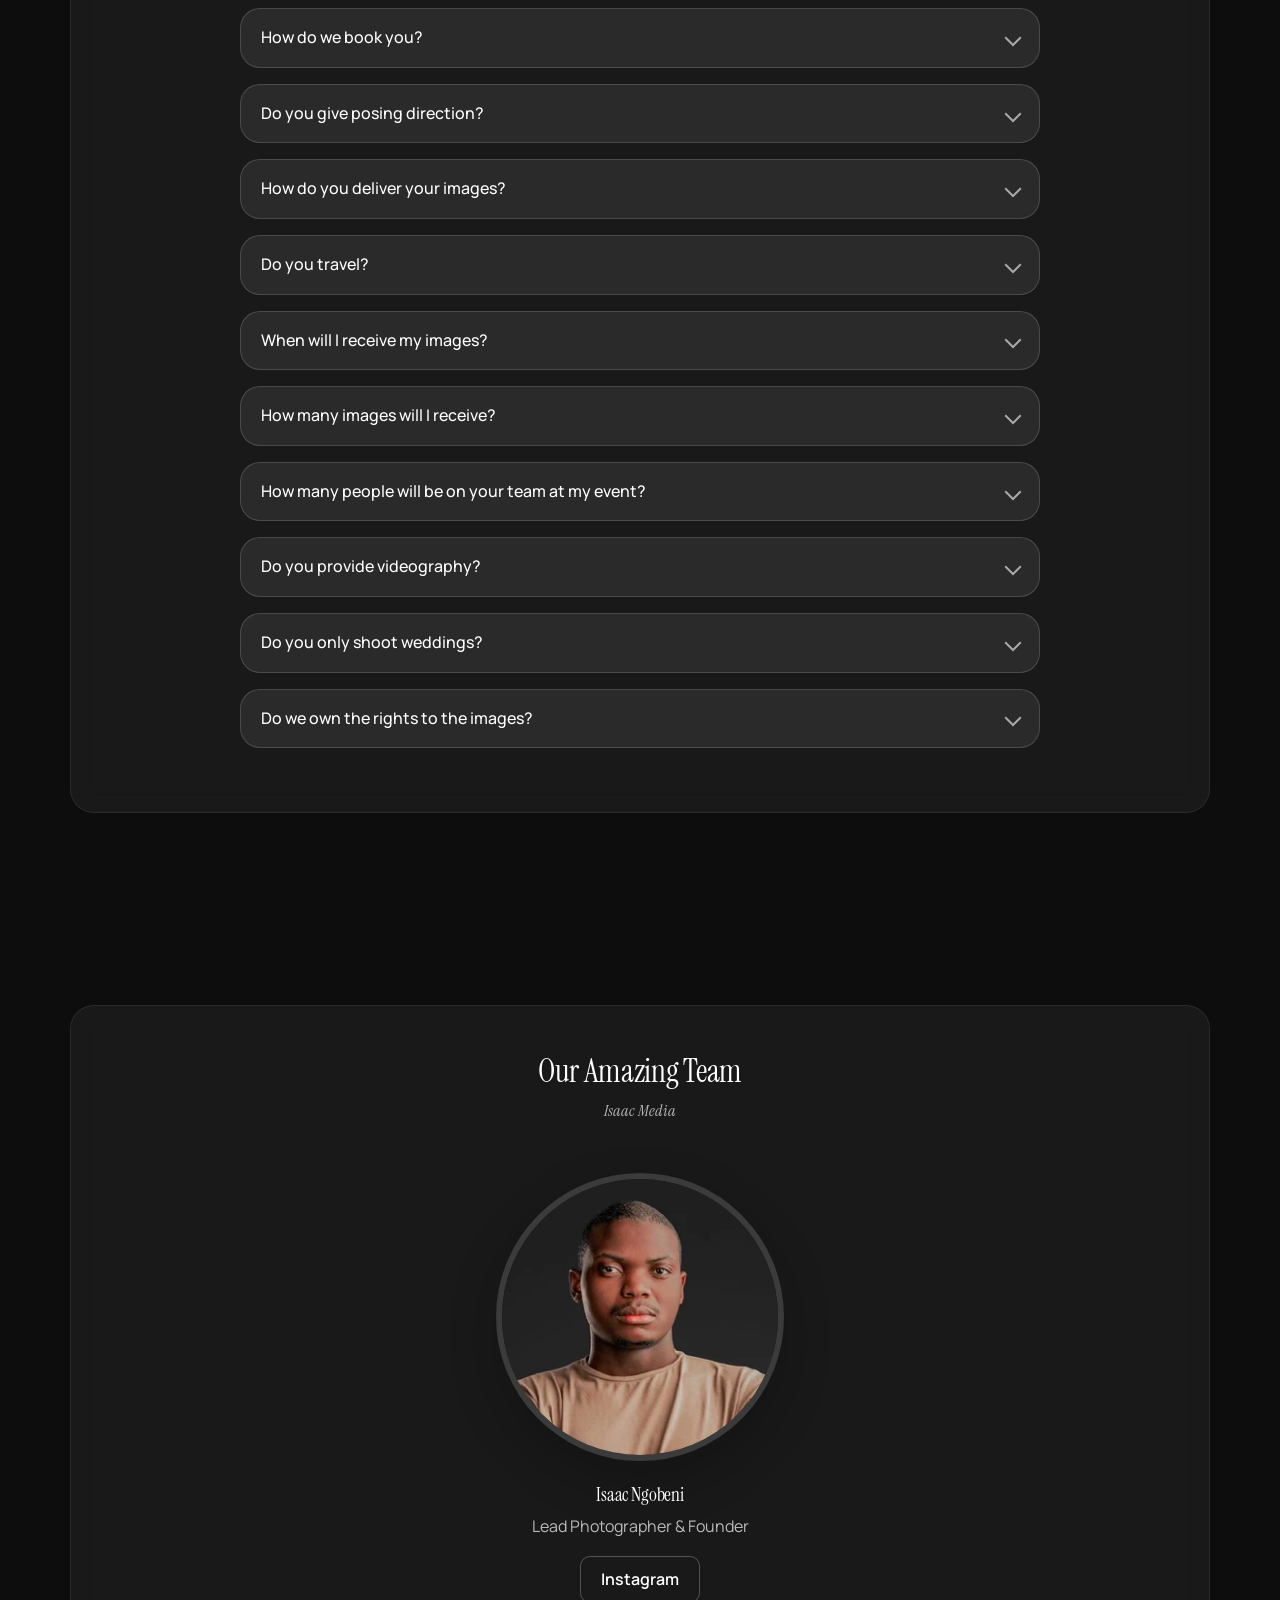
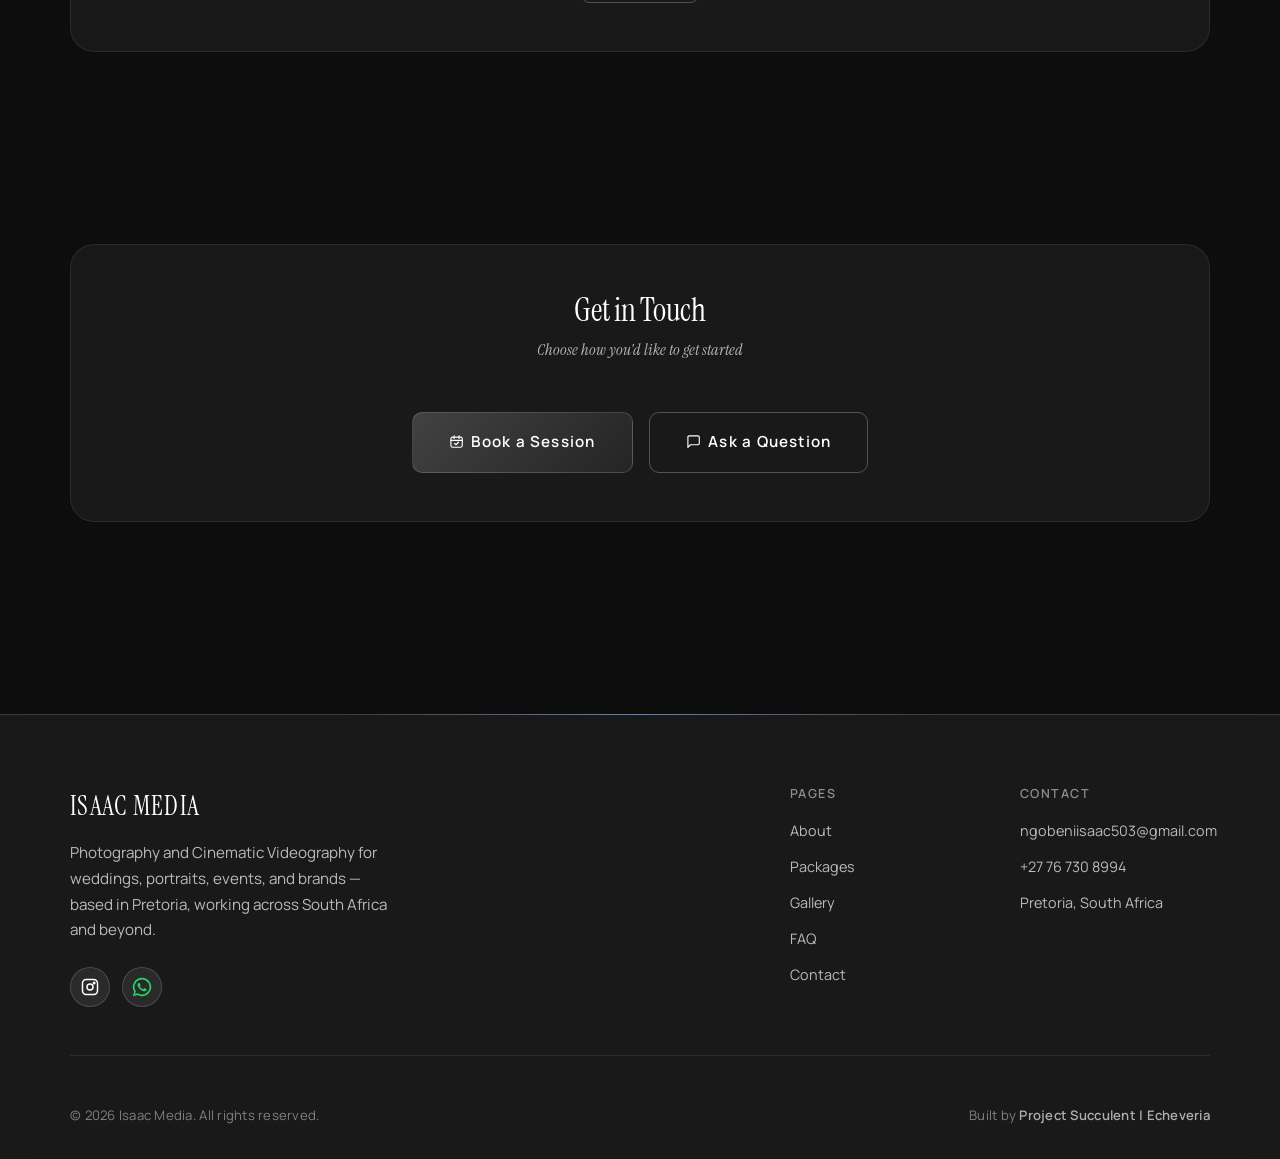
<file: packages/standard/index.html>
<!doctype html>
<html lang="en" data-modal="package2">
<head>
  <meta charset="utf-8" />
  <meta name="viewport" content="width=device-width, initial-scale=1" />
  <meta name="robots" content="noindex,follow" />
  <meta http-equiv="refresh" content="0;url=/?modal=package2" />
  <title>Standard Package | ISAAC MEDIA</title>
  <script src="/js/pretty-route.js" defer></script>
</head>
<body>
  <p>Redirecting to the Standard package. <a href="/?modal=package2">Continue to the Standard package</a>.</p>
</body>
</html>
</file>
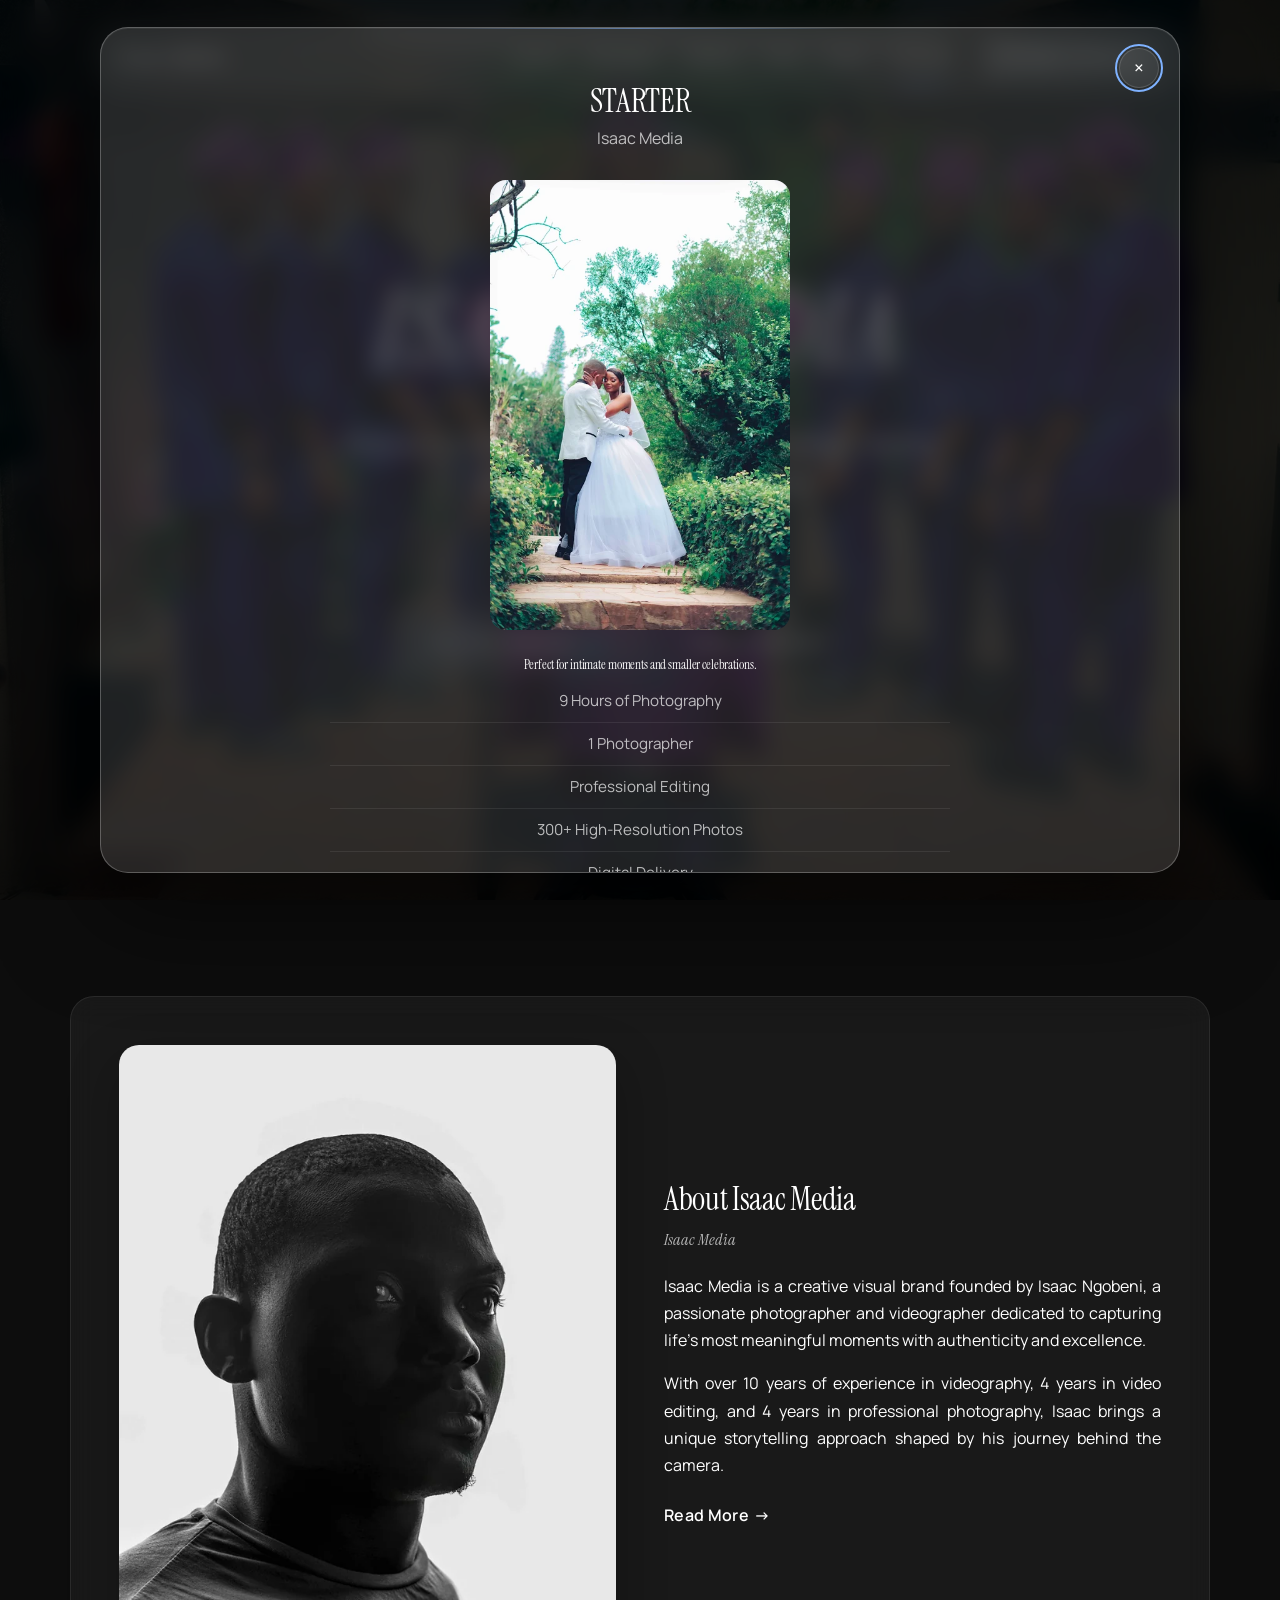
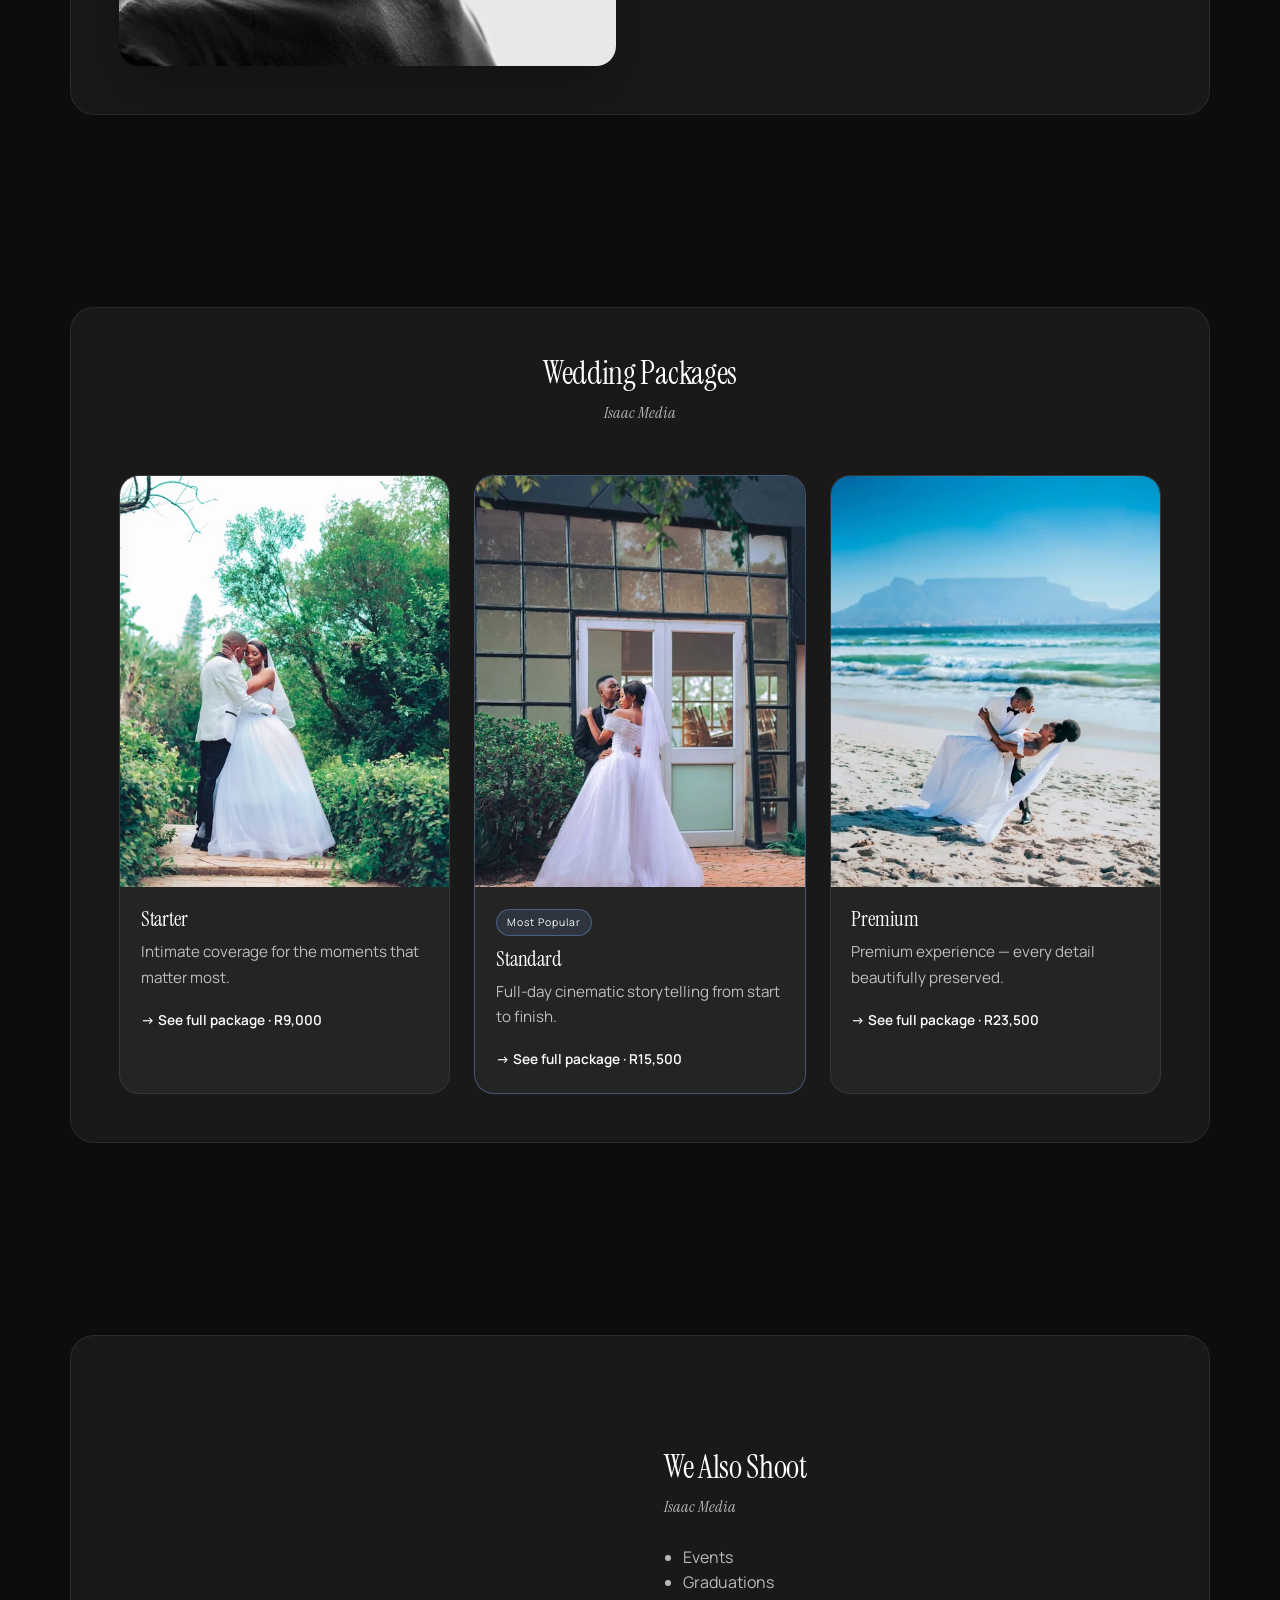
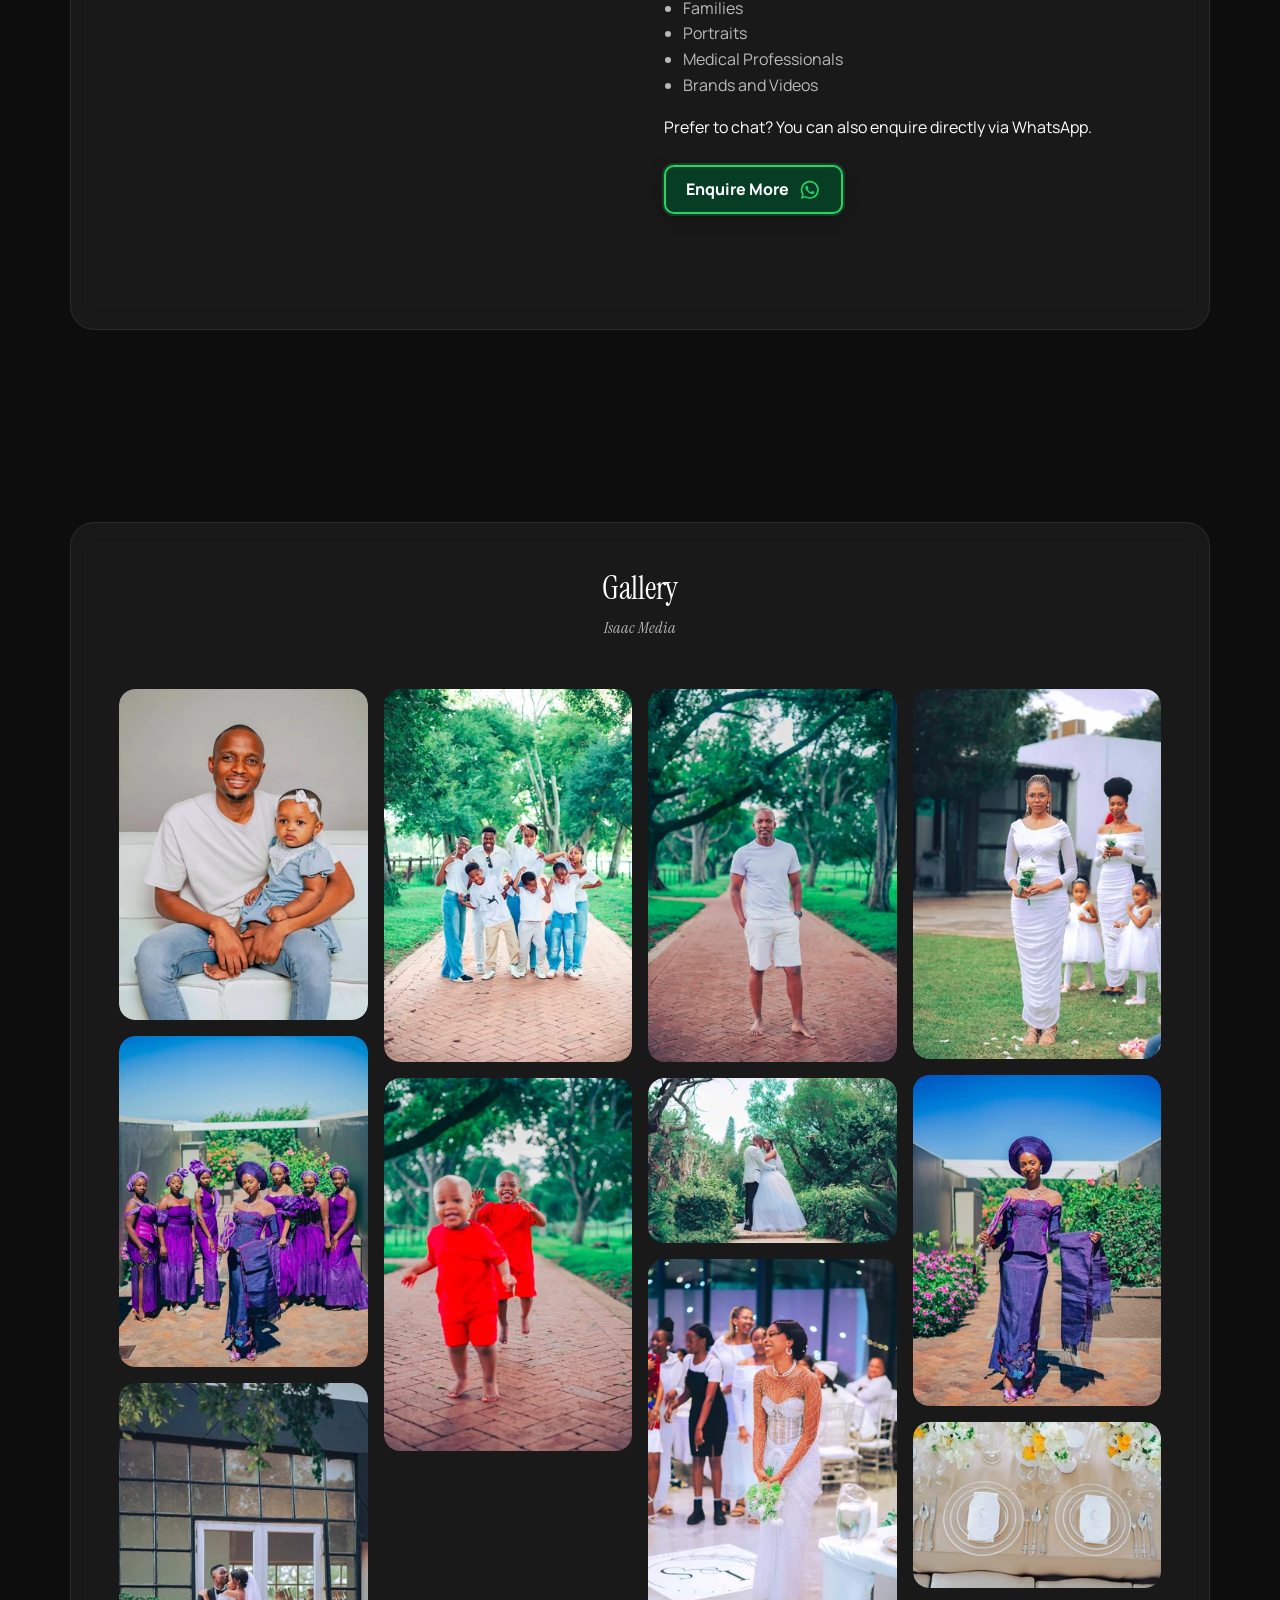
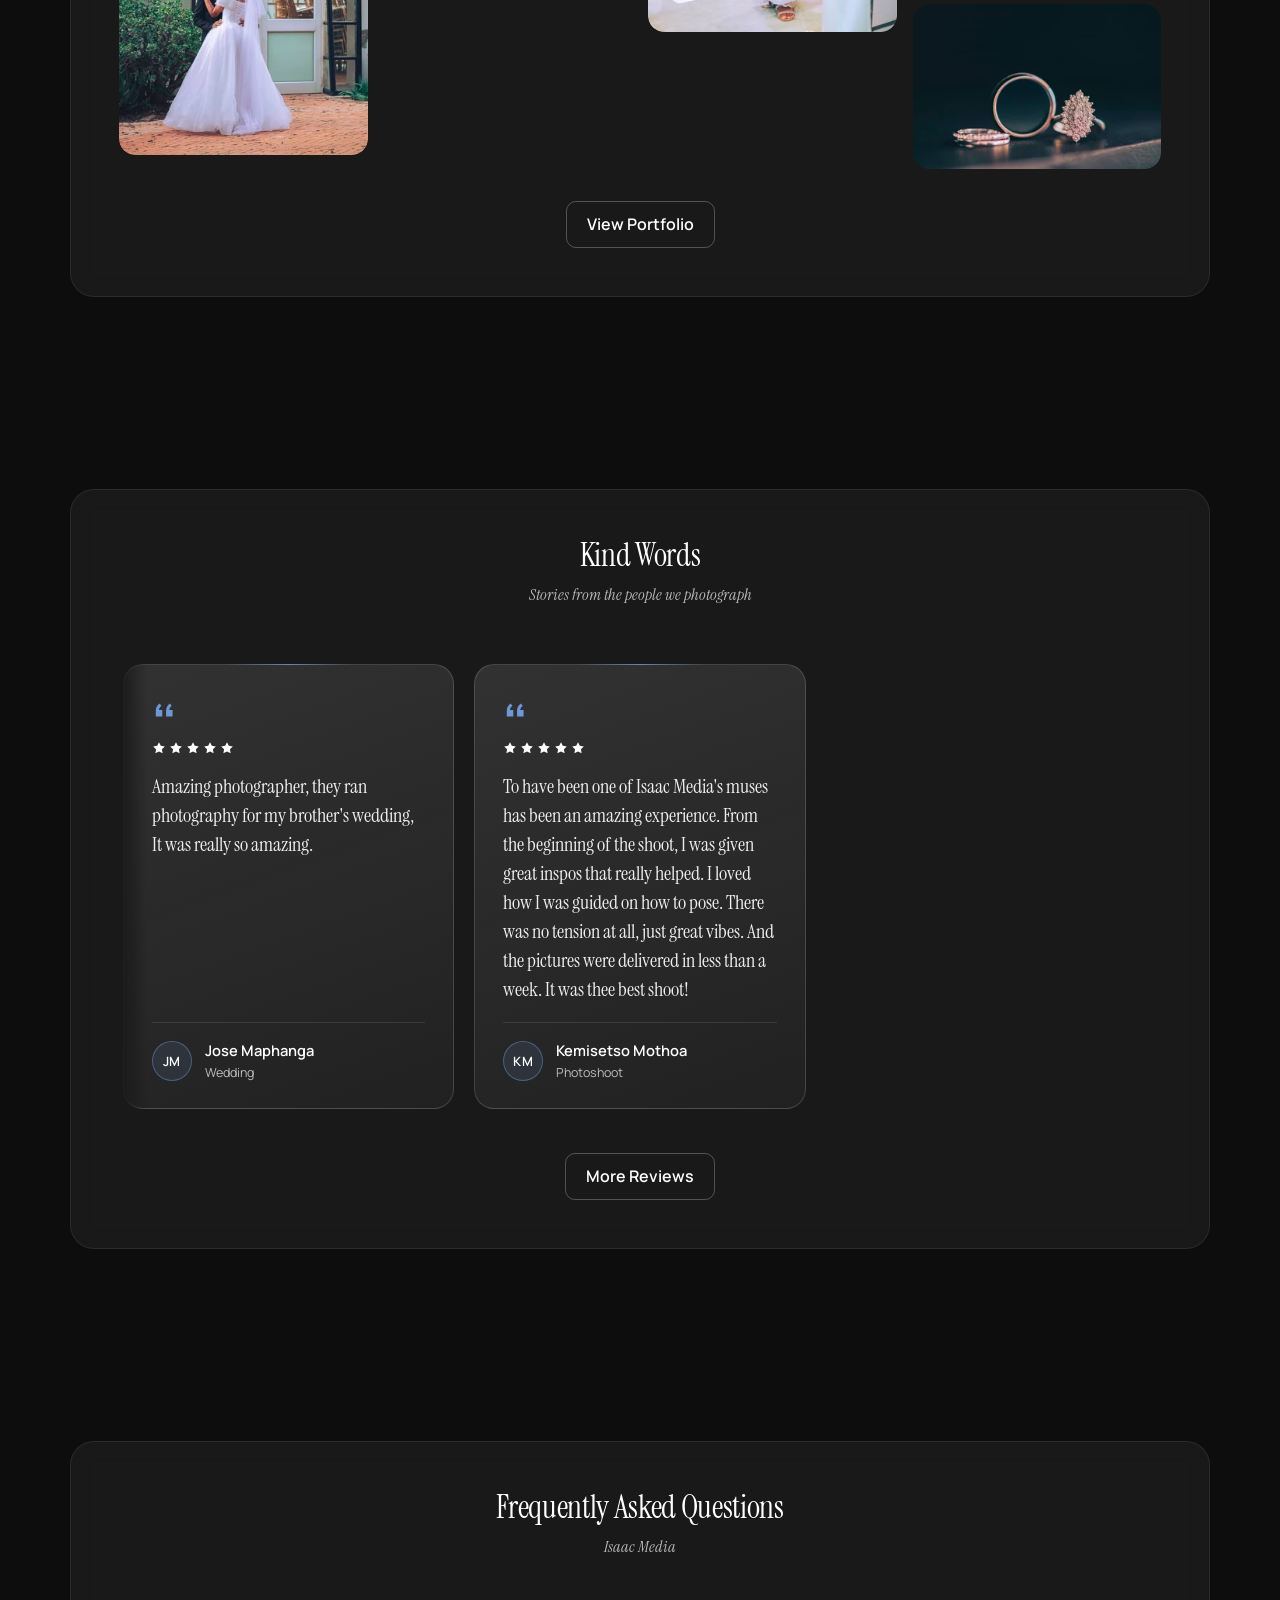
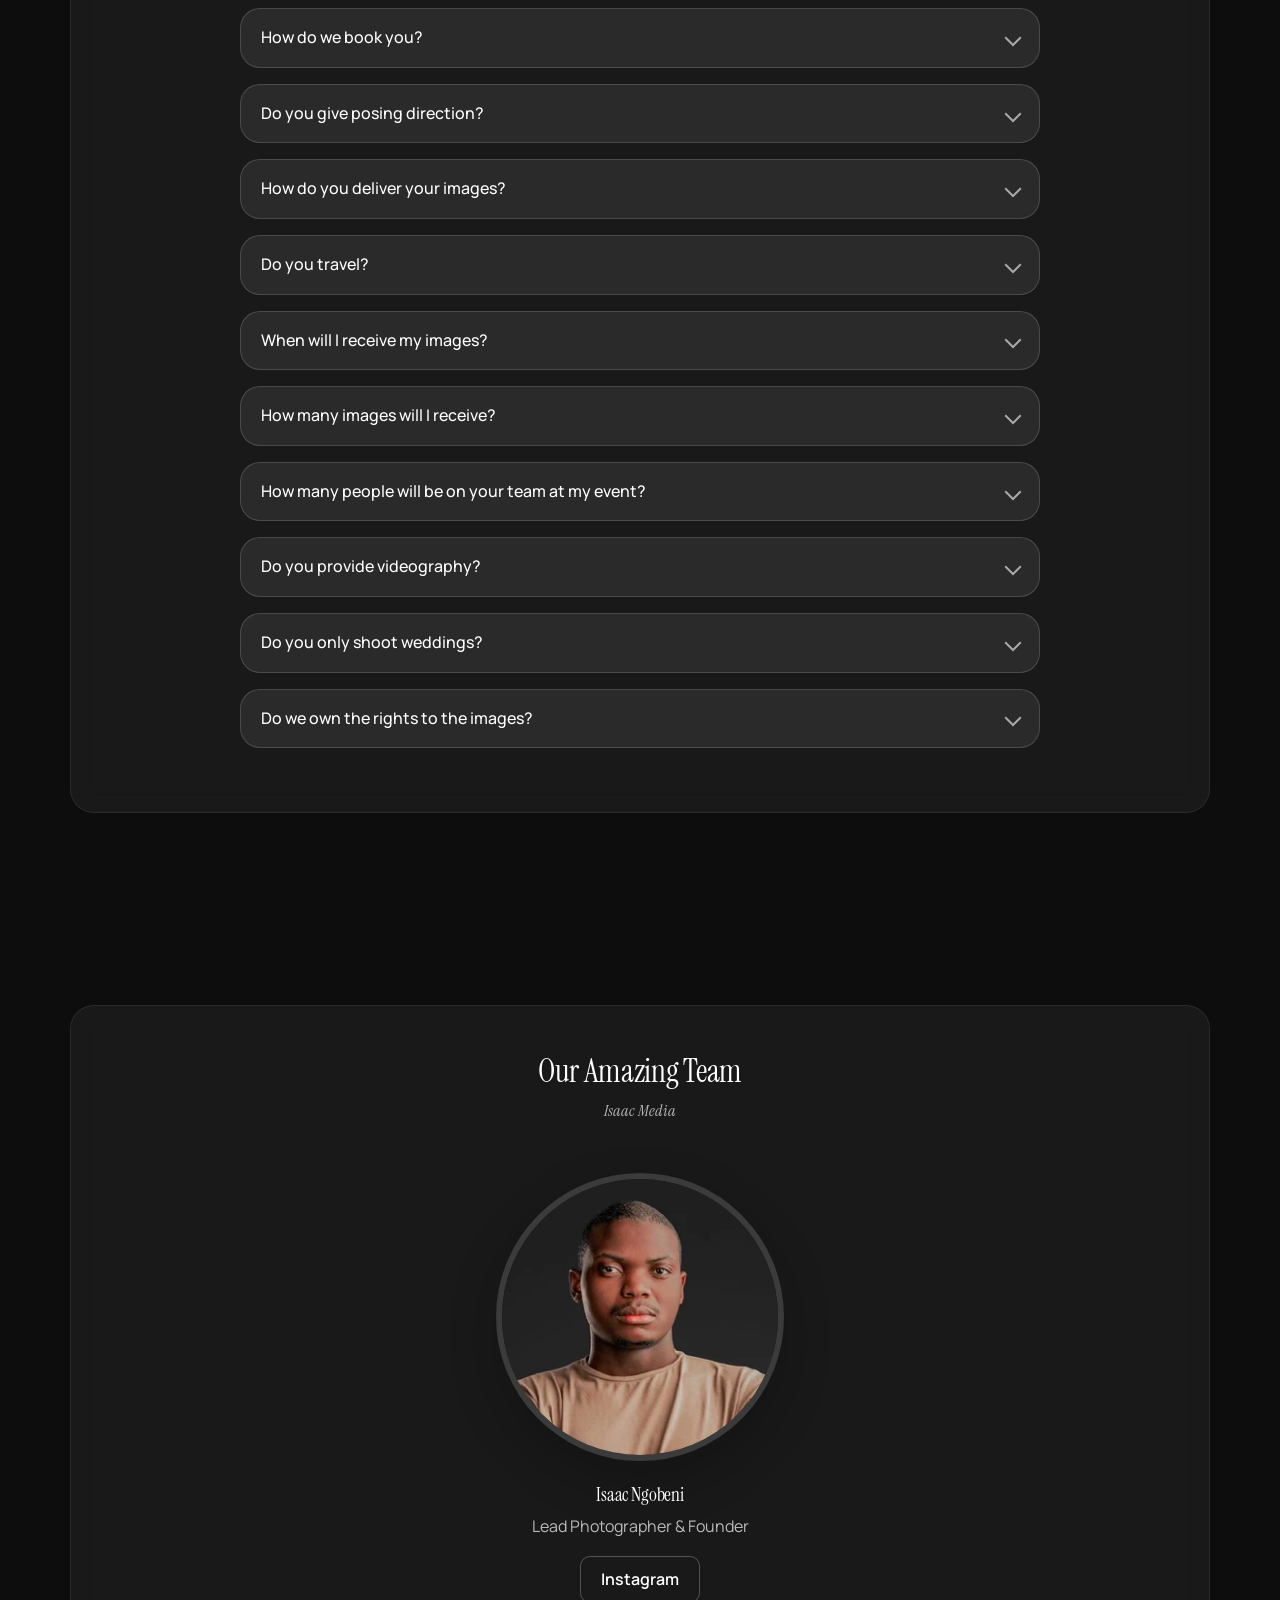
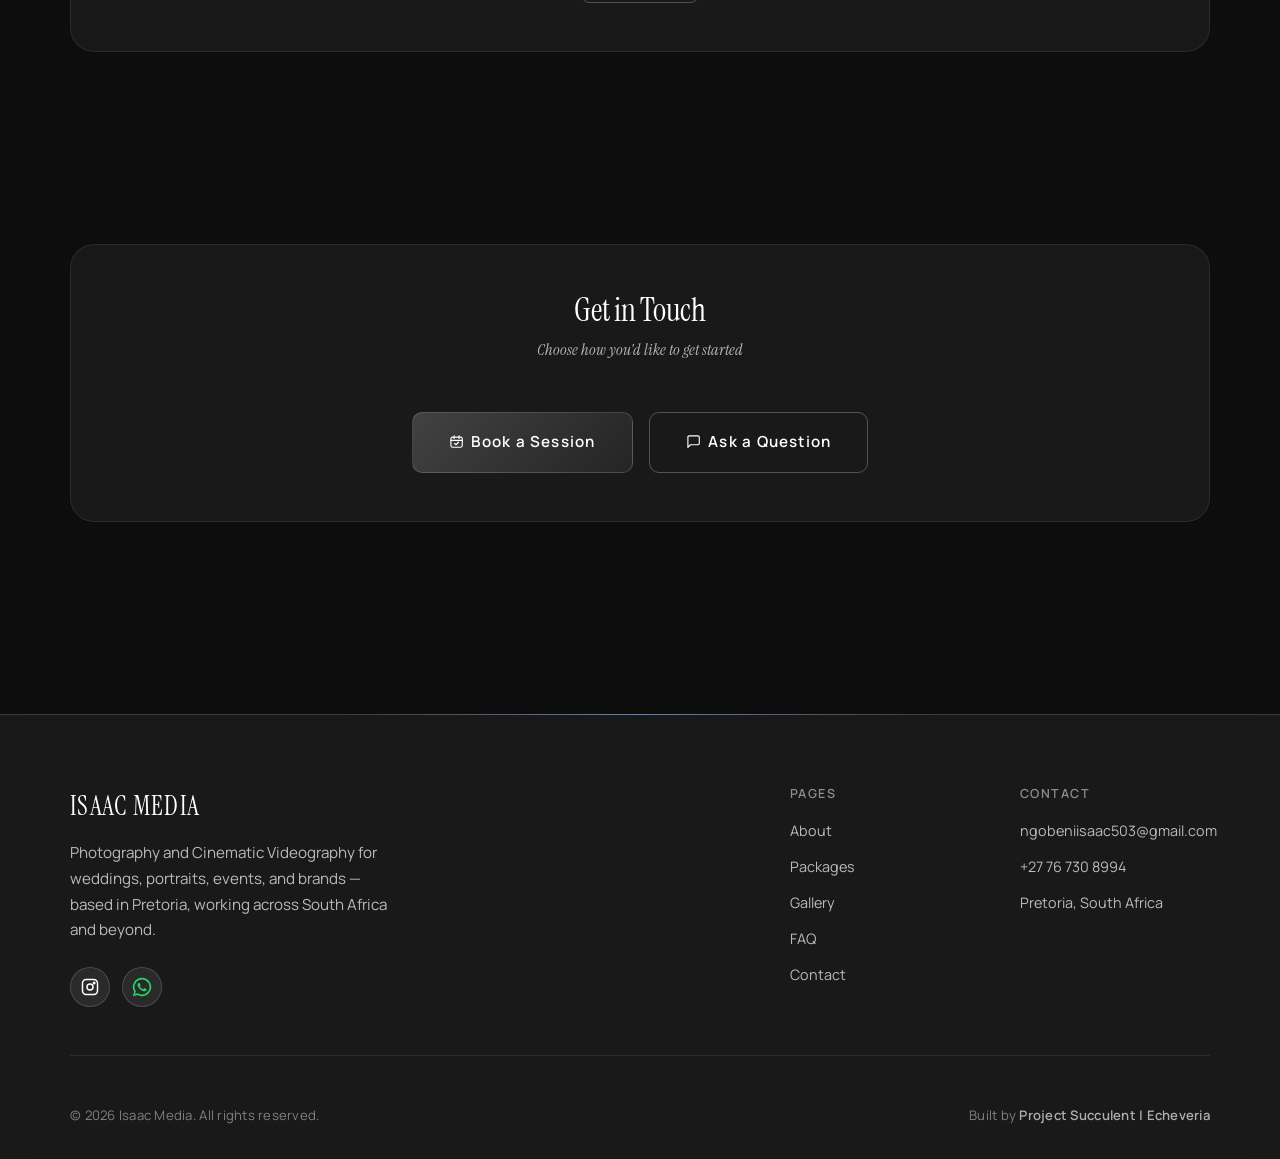
<file: packages/starter/index.html>
<!doctype html>
<html lang="en" data-modal="package1">
<head>
  <meta charset="utf-8" />
  <meta name="viewport" content="width=device-width, initial-scale=1" />
  <meta name="robots" content="noindex,follow" />
  <meta http-equiv="refresh" content="0;url=/?modal=package1" />
  <title>Starter Package | ISAAC MEDIA</title>
  <script src="/js/pretty-route.js" defer></script>
</head>
<body>
  <p>Redirecting to the Starter package. <a href="/?modal=package1">Continue to the Starter package</a>.</p>
</body>
</html>
</file>
<file: css/styles.css>
/* =====================================================================
   ISAAC MEDIA v2 — styles.css
   Bootstrap-free. ~13k lines → this file. Same glassmorphism identity,
   consolidated design tokens, no duplicate rule blocks, hover effects
   limited to transform/opacity (compositor-only, not repaint-triggering).
   ===================================================================== */

/* ---------------------------------------------------------------------
   1. DESIGN TOKENS
   Every "glass" surface in the old file was hand-typed with slightly
   different numbers. One source of truth now.
--------------------------------------------------------------------- */
:root {
  /* Glass surfaces — weak (subtle panels) → strong (hover/active) */
  --glass-bg-weak:   rgba(255, 255, 255, 0.05);
  --glass-bg:        rgba(255, 255, 255, 0.08);
  --glass-bg-strong: rgba(255, 255, 255, 0.12);
  --glass-border:    rgba(255, 255, 255, 0.15);
  --glass-border-strong: rgba(255, 255, 255, 0.25);
  --glass-blur-sm: 12px;
  --glass-blur:    12px;
  --glass-blur-lg: 14px;

  /* Type */
  --font-display: "Instrument Serif", "Cormorant Garamond", Georgia, serif;
  --font-body: "Manrope", -apple-system, BlinkMacSystemFont, "Segoe UI", sans-serif;
  --font-accent: "Instrument Serif", Georgia, serif;

  /* Color — white type, glacier-blue lines. One cool accent that
     reads as light refracting through frosted glass. */
  --color-bg: #0d0d0d;
  --color-text: #fff;
  --color-text-muted: rgba(255, 255, 255, 0.7);
  --color-accent: #ffffff;            /* text: pure white */
  --color-line: #7fb2ff;              /* borders, bars, seams: glacier blue */
  --color-line-rgb: 127, 178, 255;
  --color-line-soft: rgba(127, 178, 255, 0.35);
  --color-accent-alt: var(--color-line);

  --radius-sm: 10px;
  --radius: 16px;
  --radius-lg: 20px;

  --ease: cubic-bezier(0.4, 0, 0.2, 1);
  --ease-premium: cubic-bezier(0.16, 1, 0.3, 1);
}

/* ---------------------------------------------------------------------
   2. RESET / BASE
--------------------------------------------------------------------- */
*, *::before, *::after { box-sizing: border-box; }
[hidden] { display: none !important; }

html {
  scroll-padding-top: 4.5rem;
}
@media (prefers-reduced-motion: no-preference) {
  html { scroll-behavior: smooth; }
}

body {
  margin: 0;
  font-family: var(--font-body);
  font-size: 1rem;
  line-height: 1.6;
  color: var(--color-text);
  background-color: var(--color-bg);
  -webkit-text-size-adjust: 100%;
  -webkit-tap-highlight-color: transparent;
}

.skip-link {
  position: fixed;
  top: 0.75rem;
  left: 0.75rem;
  z-index: 500;
  padding: 0.7rem 1rem;
  color: #101010;
  background: #fff;
  border-radius: var(--radius-sm);
  transform: translateY(-160%);
  transition: transform 0.2s var(--ease);
}
.skip-link:focus { transform: translateY(0); }

.reading-progress {
  position: fixed;
  inset: 0 auto auto 0;
  z-index: 500;
  width: 100%;
  height: 2px;
  background: var(--color-line);
  box-shadow: 0 0 12px rgba(var(--color-line-rgb), 0.55);
  transform: scaleX(0);
  transform-origin: left center;
  pointer-events: none;
}

img, svg { max-width: 100%; display: block; }
/* Images now carry width/height attributes (to stop layout shift) — without
   this the height attribute stays fixed while max-width shrinks the width,
   squashing/stretching photos. */
img { height: auto; }

h1, h2, h3, h4, h5, h6 {
  margin: 0 0 0.5rem;
  font-family: var(--font-display);
  font-weight: 400;
  line-height: 1.1;
  letter-spacing: -0.01em;
}

p { margin: 0 0 1rem; line-height: 1.7; }

a { color: var(--color-accent); text-decoration: none; }
a:hover { color: rgba(255, 255, 255, 0.78); }

button {
  font: inherit;
  cursor: pointer;
  color: inherit;
}

.container {
  width: 100%;
  max-width: 1140px;
  margin: 0 auto;
  padding: 0 1.5rem;
}

.text-center { text-align: center; }
.text-uppercase { text-transform: uppercase; }
.text-muted { color: var(--color-text-muted); }

/* ---------------------------------------------------------------------
   3. BUTTONS
--------------------------------------------------------------------- */
.btn {
  display: inline-block;
  padding: 0.6rem 1.25rem;
  border-radius: var(--radius-sm);
  border: 1px solid transparent;
  font-weight: 600;
  text-align: center;
  transition: transform 0.2s var(--ease), background-color 0.2s var(--ease), border-color 0.2s var(--ease);
}
.btn:active { transform: scale(0.98); }

.btn-xl { padding: 1.1rem 2.25rem; font-family: var(--font-body); font-size: 0.95rem; font-weight: 600; letter-spacing: 0.08em; }

.btn-primary {
  background: var(--glass-bg-strong);
  border-color: var(--glass-border-strong);
  color: var(--color-text);
}
.btn-primary:hover { background: rgba(255, 255, 255, 0.2); transform: translateY(-2px); }

.btn-book {
  background: linear-gradient(135deg, rgba(255,255,255,0.18), rgba(255,255,255,0.05));
  color: var(--color-text);
  border-color: var(--glass-border);
}
.btn-book:hover { background: rgba(var(--color-line-rgb), 0.08); border-color: var(--color-line-soft); transform: translateY(-2px); }

.btn-outline-light {
  background: transparent;
  border-color: var(--glass-border-strong);
  color: var(--color-text);
}
.btn-outline-light:hover { background: var(--glass-bg); border-color: var(--color-line-soft); }

/* Inline SVG icons inside buttons — sized relative to the button's own
   font-size so they scale naturally with .btn / .btn-xl, no icon font
   dependency to load */
.btn-icon {
  width: 1em;
  height: 1em;
  display: inline-block;
  vertical-align: -0.15em;
  flex-shrink: 0;
}
.icon-leading { margin-right: 0.5em; }
.icon-trailing { margin-left: 0.5em; }

.btn[data-whatsapp],
.btn[href^="https://wa.me/"] {
  display: inline-flex;
  align-items: center;
  justify-content: center;
  gap: 0.65em;
  background: #063d24;
  border: 2px solid #25d366;
  color: #fff;
  font-weight: 750;
  box-shadow: 0 0 0 2px rgba(37, 211, 102, 0.2), 0 4px 16px rgba(0, 0, 0, 0.3);
}
.btn[data-whatsapp]:hover,
.btn[href^="https://wa.me/"]:hover {
  background: #075e35;
  border-color: #65f59b;
  transform: translateY(-2px);
}
.btn[data-whatsapp]:focus-visible,
.btn[href^="https://wa.me/"]:focus-visible {
  outline: 3px solid #9affbd;
  outline-offset: 3px;
}
.whatsapp-icon { color: #25d366; }
.btn[data-whatsapp] .icon-trailing,
.btn[href^="https://wa.me/"] .icon-trailing { margin-left: 0; }
.btn[data-whatsapp] .whatsapp-icon,
.btn[href^="https://wa.me/"] .whatsapp-icon { width: 1.35em; height: 1.35em; }
.social-icon[href^="https://wa.me/"] { color: #25d366; }
.social-icon[href^="https://wa.me/"] svg { width: 22px; height: 22px; }
.social-icon[href^="https://wa.me/"]:hover {
  color: #65f59b;
  border-color: #25d366;
}

/* ---------------------------------------------------------------------
   4. ISLAND NAVBAR — floating pill, shrinks on scroll, hamburger
   morphs into an X, mobile menu fills the screen with heavier frost.
--------------------------------------------------------------------- */
.navbar {
  position: fixed;
  top: 1.25rem;
  left: 50%;
  transform: translate(-50%, 0);
  width: calc(100% - 3rem);
  max-width: 1100px;
  z-index: 100;
  transition: top 0.4s var(--ease), transform 0.4s var(--ease-premium);
  animation: navbarDropIn 0.8s var(--ease-premium) 0.2s both;
}
@keyframes navbarDropIn {
  from { opacity: 0; transform: translate(-50%, -24px); }
  to   { opacity: 1; transform: translate(-50%, 0); }
}

/* Gets out of the way while scrolling down, reappears the moment you
   scroll back up — real functional movement, not just decoration */
.navbar.navbar--hidden { transform: translate(-50%, -140%); }

.navbar-inner {
  display: flex;
  align-items: center;
  justify-content: space-between;
  padding: 0.85rem 1.75rem;
  background: var(--glass-bg);
  border: 1px solid var(--glass-border);
  border-radius: 999px;
  backdrop-filter: blur(var(--glass-blur));
  -webkit-backdrop-filter: blur(var(--glass-blur));
  box-shadow: 0 8px 32px rgba(0, 0, 0, 0.25);
  transition: padding 0.35s var(--ease), background-color 0.35s var(--ease), box-shadow 0.35s var(--ease);
}

/* Pulls in slightly tighter to the edge and compresses a touch once
   the page has scrolled — subtle, not a full redesign of the bar. */
.navbar.navbar-shrink { top: 0.75rem; }
.navbar.navbar-shrink .navbar-inner {
  padding: 0.6rem 1.5rem;
  background: var(--glass-bg-strong);
  box-shadow: 0 10px 36px rgba(0, 0, 0, 0.35);
}

.logo {
  font-family: var(--font-display);
  font-size: 1.3rem;
  font-weight: 400;
  color: var(--color-accent);
  letter-spacing: 0.05em;
  text-transform: uppercase;
  white-space: nowrap;
  transition: font-size 0.35s var(--ease), letter-spacing 0.3s var(--ease);
}
.navbar.navbar-shrink .logo { font-size: 1.15rem; }
.logo:hover { color: var(--color-accent); letter-spacing: 0.09em; }

.nav-links {
  position: relative;
  display: flex;
  align-items: center;
  gap: 1.75rem;
}

.nav-links a {
  color: rgba(255, 255, 255, 0.75);
  font-size: 0.95rem;
  letter-spacing: 0.03em;
  transition: color 0.2s var(--ease);
}
.nav-links a:hover, .nav-links a.active { color: var(--color-text); }

/* Slides smoothly to whichever link is active — or under the cursor on
   hover, settling back once you move away */
.nav-indicator {
  position: absolute;
  bottom: -6px;
  left: 0;
  height: 2px;
  border-radius: 2px;
  background: linear-gradient(90deg, rgba(var(--color-line-rgb), 0.2), var(--color-line), rgba(var(--color-line-rgb), 0.2));
  box-shadow: 0 0 10px rgba(var(--color-line-rgb), 0.55);
  opacity: 0;
  transition: transform 0.4s var(--ease-premium), width 0.4s var(--ease-premium), opacity 0.25s var(--ease);
  pointer-events: none;
}
.nav-indicator.visible { opacity: 1; }

.btn-book.nav-book-btn {
  position: relative;
  padding: 0.6rem 1.3rem;
  border-radius: var(--radius-sm);
}
/* A slow, quiet pulse behind the primary CTA — personality without
   being distracting; pure opacity animation, cheap regardless of the
   glass blur already happening around it */
.btn-book.nav-book-btn::before {
  content: "";
  position: absolute;
  inset: -4px;
  z-index: -1;
  border-radius: inherit;
  background: radial-gradient(circle, rgba(var(--color-line-rgb), 0.4), transparent 70%);
  opacity: 0;
  /* 3 gentle pulses then rest: an infinite animation behind a blurred
     navbar re-composites the blur every frame, forever */
  animation: bookGlowPulse 4s ease-in-out 1.5s 3;
}
@keyframes bookGlowPulse {
  0%, 100% { opacity: 0; }
  50% { opacity: 1; }
}

/* -------- Hamburger, morphs into an X -------- */
.hamburger {
  display: none;
  flex-direction: column;
  justify-content: center;
  align-items: center;
  gap: 5px;
  width: 2.5rem;
  height: 2.5rem;
  background: var(--glass-bg);
  border: 1px solid var(--glass-border);
  border-radius: 50%;
  flex-shrink: 0;
}
.hamburger span {
  width: 18px;
  height: 2px;
  background: var(--color-text);
  border-radius: 2px;
  transform-origin: center;
  transition: transform 0.3s var(--ease), opacity 0.3s var(--ease);
}
.hamburger[aria-expanded="true"] span:nth-child(1) { transform: translateY(7px) rotate(45deg); }
.hamburger[aria-expanded="true"] span:nth-child(2) { opacity: 0; }
.hamburger[aria-expanded="true"] span:nth-child(3) { transform: translateY(-7px) rotate(-45deg); }

/* -------- Mobile menu — fills the screen, heavier frost -------- */
.mobile-menu {
  position: fixed;
  inset: 0;
  z-index: 99;
  display: flex;
  align-items: center;
  justify-content: center;
  background: rgba(10, 10, 10, 0.75);
  backdrop-filter: blur(28px);
  -webkit-backdrop-filter: blur(28px);
  opacity: 0;
  visibility: hidden;
  transform: scale(1.02);
  transition: opacity 0.35s var(--ease), transform 0.35s var(--ease), visibility 0.35s;
}
.mobile-menu.open {
  opacity: 1;
  visibility: visible;
  transform: scale(1);
}

.mobile-nav {
  display: flex;
  flex-direction: column;
  align-items: center;
  gap: 1.75rem;
}
.mobile-nav a {
  font-size: 1.65rem;
  color: var(--color-text);
  font-family: var(--font-display);
  opacity: 0.9;
}
.mobile-nav a:hover { opacity: 1; color: var(--color-accent); }
.mobile-nav .btn-book { margin-top: 0.5rem; }

@media (max-width: 991px) {
  .nav-links { display: none; }
  .hamburger { display: flex; }
}

@media (max-width: 480px) {
  .navbar { width: calc(100% - 2rem); top: 1rem; }
  .navbar-inner { padding: 0.6rem 1.1rem; }
  .logo { font-size: 1.05rem; }
}

@media (prefers-reduced-motion: reduce) {
  .navbar, .navbar-inner, .logo, .hamburger span, .mobile-menu {
    transition: none !important;
  }
}

/* ---------------------------------------------------------------------
   5. HERO / FIXED SITE-WIDE BACKGROUND
   Only the photos (.bg-slideshow/.bg-overlay) are fixed — they stay put
   behind the whole page so glass panels reflect them while scrolling.
   .hero-section itself is normal flow (one viewport tall) so it scrolls
   away naturally and doesn't trap the About section underneath it.
--------------------------------------------------------------------- */
.bg-slideshow {
  position: fixed;
  inset: 0;
  z-index: -2;
  overflow: hidden;
}
.bg-slide {
  position: absolute;
  inset: 0;
  background-size: cover;
  background-position: center 25%;
  opacity: 0;
  transition: opacity 1.5s ease-in-out;
}
.bg-slide.active { opacity: 1; }
.bg-slide-picture,
.bg-slide-image {
  position: absolute;
  inset: 0;
  width: 100%;
  height: 100%;
}
.bg-slide-image {
  object-fit: cover;
  object-position: center 25%;
}

/* Fixed readability gradient — sits over the photos, under everything else */
.bg-overlay {
  position: fixed;
  inset: 0;
  z-index: -1;
  pointer-events: none;
  /* darkening baked in here (was a per-slide brightness() filter on a
     full-screen fixed layer — very expensive to repaint on every scroll) */
  background: linear-gradient(rgba(0,0,0,0.75), rgba(0,0,0,0.62), rgba(0,0,0,0.81));
}

.hero-section {
  position: relative;
  min-height: 100vh;
  min-height: 100svh;
  display: flex;
  align-items: center;
  justify-content: center;
  text-align: center;
  padding: 8rem 1.5rem 4rem;
}

.hero-section .container { position: relative; max-width: 900px; }

/* -------- "Welcome To" eyebrow -------- */
.hero-eyebrow {
  font-family: var(--font-accent);
  font-style: italic;
  font-weight: 300;
  font-size: 1.15rem;
  letter-spacing: 0.35em;
  text-transform: uppercase;
  color: rgba(255, 255, 255, 0.82);
  display: flex;
  align-items: center;
  justify-content: center;
  gap: 1rem;
  margin: 0 0 0.5rem;
  opacity: 0;
  animation: heroRise 0.9s ease-out 0.15s forwards;
}
.hero-eyebrow::after { transform: scaleX(-1); }
.hero-eyebrow::before, .hero-eyebrow::after {
  content: "";
  width: 2.5rem;
  height: 1px;
  background: linear-gradient(90deg, transparent, var(--color-line));
  transform: scaleX(0);
  transform-origin: center;
  animation: heroLine 0.8s ease-out 0.6s forwards;
}
@keyframes heroLine { to { transform: scaleX(1); } }

/* -------- "Isaac Media" title with viewfinder corner brackets -------- */
.hero-title {
  position: relative;
  display: inline-block;
  font-family: var(--font-accent);
  font-style: italic;
  font-weight: 300;
  font-size: clamp(3rem, 8vw, 6.5rem);
  letter-spacing: 0.06em;
  line-height: 1.05;
  color: #fff;
  padding: 1.5rem 3rem;
  margin: 0.25rem 0 1rem;
  opacity: 0;
  animation: heroRise 1s ease-out 0.4s forwards;
}
.hero-title::before, .hero-title::after {
  content: "";
  position: absolute;
  width: 28px;
  height: 28px;
  border: 1.5px solid var(--color-line);
  filter: drop-shadow(0 0 6px rgba(var(--color-line-rgb), 0.5));
  opacity: 0;
  animation: heroFocus 0.7s ease-out 1.1s forwards;
}
.hero-title::before { top: 0; left: 0; border-right: none; border-bottom: none; }
.hero-title::after { bottom: 0; right: 0; border-left: none; border-top: none; }
@keyframes heroFocus {
  from { opacity: 0; transform: scale(1.15); }
  to   { opacity: 1; transform: scale(1); }
}

/* -------- Tagline -------- */
.hero-tagline {
  font-family: var(--font-accent);
  font-style: italic;
  font-weight: 300;
  font-size: clamp(1.1rem, 2vw, 1.5rem);
  line-height: 1.6;
  color: rgba(255, 255, 255, 0.88);
  max-width: 620px;
  margin: 0 auto 1.5rem;
  opacity: 0;
  animation: heroRise 1s ease-out 0.75s forwards;
}

@keyframes heroRise {
  from { opacity: 0; transform: translateY(14px); }
  to   { opacity: 1; transform: translateY(0); }
}

.hero-location, .hero-availability {
  font-family: var(--font-accent);
  font-style: italic;
  font-size: 1rem;
  color: rgba(255, 255, 255, 0.65);
  margin-bottom: 0.3rem;
  opacity: 0;
  animation: heroRise 0.9s ease-out 0.95s forwards;
}

.hero-actions {
  display: flex;
  justify-content: center;
  gap: 0.85rem;
  flex-wrap: wrap;
  margin-top: 1.75rem;
  opacity: 0;
  animation: heroRise 0.9s ease-out 1.1s forwards;
}
.hero-actions .btn { min-width: 190px; }
.hero-actions .btn span { margin-left: 0.35rem; color: var(--color-line); }

/* -------- Scroll indicator -------- */
.scroll-indicator {
  position: relative;
  margin: 2.5rem auto 0;
  width: 1px;
  height: 40px;
  background: rgba(var(--color-line-rgb), 0.3);
  overflow: hidden;
  opacity: 0;
  animation: heroRise 0.8s ease-out 1.3s forwards;
}
.scroll-indicator::after {
  content: "";
  position: absolute;
  top: 0;
  left: 0;
  width: 100%;
  height: 40px;
  background: var(--color-line);
  transform: translateY(-100%);
  will-change: transform;
  animation: scrollDrip 2.2s ease-in-out infinite; /* transform: no layout per frame */
}
@keyframes scrollDrip {
  0%   { transform: translateY(-100%); }
  60%  { transform: translateY(100%); }
  100% { transform: translateY(100%); }
}

/* Keep desktop hero content visible in the first paint so Lighthouse can
   identify and time the page's largest contentful element reliably. */
@media (min-width: 577px) {
  .hero-eyebrow, .hero-title, .hero-tagline,
  .hero-location, .hero-availability, .hero-actions {
    opacity: 1;
    animation: none;
  }
  .hero-title::before, .hero-title::after {
    opacity: 1;
    animation: none;
  }
  .hero-eyebrow::before, .hero-eyebrow::after {
    transform: scaleX(1);
    animation: none;
  }
}

@media (max-width: 576px) {
  .hero-section {
    padding: 7rem 1rem 2.5rem;
  }
  .hero-section .container { padding-right: 0; padding-left: 0; }
  .hero-eyebrow {
    gap: 0.6rem;
    font-size: 0.95rem;
    letter-spacing: 0.2em;
    white-space: nowrap;
  }
  .hero-eyebrow::before, .hero-eyebrow::after { flex: 0 0 1.5rem; }
  .hero-title {
    padding: 0.9rem 1rem;
    font-size: clamp(2.65rem, 11vw, 3.6rem);
    letter-spacing: 0.02em;
  }
  .hero-title::before, .hero-title::after { width: 18px; height: 18px; }
  .hero-tagline { max-width: 34ch; font-size: 1.05rem; line-height: 1.45; margin-bottom: 1rem; }
  .hero-location, .hero-availability { font-size: 0.92rem; line-height: 1.45; }
  .hero-actions { gap: 0.6rem; margin-top: 1.25rem; }
  .hero-actions .btn {
    flex: 1 1 0;
    min-width: 0;
    padding: 0.8rem 0.45rem;
    font-size: 0.78rem;
    letter-spacing: 0.025em;
    line-height: 1.35;
  }
  .scroll-indicator { margin-top: 1.5rem; height: 28px; }

  /* Keep the first mobile viewport interactive and painted quickly. The
     staggered entrance delays hero text and the width animation triggers
     layout work while Lighthouse is measuring LCP/TBT. */
  .navbar,
  .hero-eyebrow,
  .hero-title,
  .hero-tagline,
  .hero-location,
  .hero-availability,
  .hero-actions,
  .scroll-indicator {
    animation: none !important;
    opacity: 1 !important;
  }
  .hero-eyebrow::before,
  .hero-eyebrow::after,
  .hero-title::before,
  .hero-title::after,
  .scroll-indicator::after,
  .btn-book.nav-book-btn::before {
    animation: none !important;
  }
  .hero-eyebrow::before { transform: scaleX(1); }
  .hero-eyebrow::after { transform: scaleX(-1); }
  .hero-title::before,
  .hero-title::after { opacity: 1; filter: none; }
  .scroll-indicator::after { top: 0; }
}

@media (prefers-reduced-motion: reduce) {
  .hero-eyebrow, .hero-eyebrow::before, .hero-eyebrow::after,
  .hero-title, .hero-title::before, .hero-title::after,
  .hero-tagline, .hero-location, .hero-availability, .hero-actions, .scroll-indicator {
    animation: none !important;
    opacity: 1 !important;
  }
  .hero-eyebrow::after { transform: scaleX(-1); }
.hero-eyebrow::before, .hero-eyebrow::after { width: 2.5rem; }
  .scroll-indicator::after { animation: none; top: 0; }
}

@media (prefers-reduced-motion: reduce) {
  .bg-slide { transition: none; }
}

/* ---------------------------------------------------------------------
   6. GLASS SECTION (shared panel look for every content section)
--------------------------------------------------------------------- */
.glass-section { padding: 6rem 0; }

/* Sections only receive entrance motion when JS and IntersectionObserver
   are available; without either, all content remains visible. */
.motion-ready .reveal-on-scroll {
  opacity: 0;
  transform: translateY(22px);
  transition: opacity 0.75s var(--ease-premium), transform 0.75s var(--ease-premium);
}
.motion-ready .reveal-on-scroll.is-visible { opacity: 1; transform: none; }
.motion-ready .reveal-on-scroll:nth-child(2) { transition-delay: 70ms; }
.motion-ready .reveal-on-scroll:nth-child(3) { transition-delay: 130ms; }
.motion-ready .reveal-on-scroll:nth-child(4) { transition-delay: 190ms; }

@media (prefers-reduced-motion: reduce) {
  .motion-ready .reveal-on-scroll { opacity: 1; transform: none; transition: none; }
}

.glass-section .container {
  background: var(--glass-bg-weak);
  backdrop-filter: blur(var(--glass-blur));
  -webkit-backdrop-filter: blur(var(--glass-blur));
  border: 1px solid rgba(255, 255, 255, 0.08);
  border-radius: 24px;
  padding: 3rem;
}

.glass-section h2 {
  font-size: 2rem;
  font-weight: 400;
  margin-bottom: 0.5rem;
}
.section-subheading {
  font-family: var(--font-accent);
  font-style: italic;
  font-weight: 400;
  color: var(--color-text-muted);
  margin-bottom: 3rem;
}
.about-text .section-subheading { margin-bottom: 1.25rem; }

/* Read More — was an unstyled default <button>; now a proper animated
   text link matching the site's white/blue accent */
.btn-link {
  display: inline-flex;
  align-items: center;
  gap: 0.35rem;
  background: none;
  border: none;
  padding: 0;
  margin-top: 0.5rem;
  font: inherit;
  font-weight: 600;
  letter-spacing: 0.02em;
  color: var(--color-accent);
  cursor: pointer;
  position: relative;
}
.btn-link::after {
  content: "";
  position: absolute;
  left: 0;
  bottom: -3px;
  width: 100%;
  height: 1px;
  background: var(--color-line);
  transform: scaleX(0);
  transform-origin: left;
  transition: transform 0.3s var(--ease);
}
.btn-link:hover { color: #fff; }
.btn-link:hover::after { transform: scaleX(1); }
.btn-link-arrow {
  display: inline-block;
  transition: transform 0.25s var(--ease);
}
.btn-link:hover .btn-link-arrow { transform: translateX(4px); }

@media (max-width: 768px) {
  .glass-section .container { padding: 1.75rem; border-radius: var(--radius-lg); }
}

/* ---------------------------------------------------------------------
   7. ABOUT
--------------------------------------------------------------------- */
.about-grid {
  display: grid;
  grid-template-columns: 1fr 1fr;
  gap: 3rem;
  align-items: center;
}
.about-image img { border-radius: var(--radius-lg); box-shadow: 0 20px 50px rgba(0,0,0,0.25); }
.about-text p { text-align: justify; }

@media (max-width: 768px) {
  .about-grid { grid-template-columns: minmax(0, 1fr); }
}

/* ---------------------------------------------------------------------
   8. PACKAGES GRID
--------------------------------------------------------------------- */
.packages-grid {
  display: grid;
  grid-template-columns: repeat(3, 1fr);
  gap: 1.5rem;
}

.package-card {
  display: block;
  background: var(--glass-bg-weak);
  border: 1px solid rgba(255, 255, 255, 0.08);
  border-radius: var(--radius-lg);
  overflow: hidden;
  cursor: pointer;
  /* transform-only transition — no box-shadow animation, cheap to run */
  transition: transform 0.3s var(--ease), border-color 0.3s var(--ease);
}
.package-card:hover { transform: translateY(-6px); border-color: var(--color-line-soft); }
.package-card.featured { border-color: var(--color-line-soft); }

.package-image-wrap { position: relative; overflow: hidden; aspect-ratio: 4 / 5; }
.package-image-wrap img { width: 100%; height: 100%; object-fit: cover; }

.portfolio-hover {
  position: absolute;
  inset: 0;
  background: rgba(0, 0, 0, 0.45);
  display: flex;
  align-items: center;
  justify-content: center;
  opacity: 0;
  transition: opacity 0.25s var(--ease);
}
.package-card:hover .portfolio-hover { opacity: 1; }
.plus-icon { font-size: 2rem; color: #fff; }

.package-content { padding: 1.3rem; }
.package-title { font-size: 1.3rem; margin-bottom: 0.5rem; }
.package-description { color: var(--color-text-muted); font-size: 0.95rem; margin-bottom: 1rem; }
.package-link { color: var(--color-accent); font-size: 0.85rem; font-weight: 600; }

.popular-badge {
  display: inline-block;
  background: rgba(var(--color-line-rgb), 0.12);
  color: #fff;
  border: 1px solid var(--color-line-soft);
  padding: 4px 10px;
  border-radius: 999px;
  font-size: 0.65rem;
  letter-spacing: 1px;
  margin-bottom: 0.75rem;
}

@media (max-width: 768px) {
  .packages-grid { grid-template-columns: minmax(0, 1fr); }
}

/* ---------------------------------------------------------------------
   9. EVENTS SECTION
--------------------------------------------------------------------- */
.events-layout { display: grid; grid-template-columns: 1fr 1fr; gap: 3rem; align-items: center; }
.events-grid { display: grid; grid-template-columns: repeat(2, 1fr); gap: 12px; }
.event-slideshow { position: relative; aspect-ratio: 1 / 1; border-radius: 14px; overflow: hidden; }
.event-slide {
  position: absolute; inset: 0;
  background-size: cover; background-position: center;
  opacity: 0;
  transition: opacity 1s ease;
}
.event-slide.active { opacity: 1; }

.event-features { padding-left: 1.2rem; color: var(--color-text-muted); }

@media (max-width: 768px) {
  .events-layout { grid-template-columns: minmax(0, 1fr); }
}

/* ---------------------------------------------------------------------
   10. GALLERY / MASONRY
--------------------------------------------------------------------- */
.masonry { column-count: 4; column-gap: 1rem; }
.masonry .item { break-inside: avoid; margin-bottom: 1rem; border-radius: var(--radius); background: rgba(255,255,255,.035); overflow: hidden; }
.masonry img {
  width: 100%;
  margin-bottom: 0;
  border-radius: var(--radius);
  transition: transform 0.3s var(--ease);
}
.masonry img:hover { transform: translateY(-4px) scale(1.02); }

@media (max-width: 1200px) { .masonry { column-count: 3; } }
@media (max-width: 768px)  { .masonry { column-count: 2; } }

.gallery-masonry img {
  width: 100%;
  margin-bottom: 1rem;
  border-radius: var(--radius);
  cursor: pointer;
  transition: transform 0.3s var(--ease);
  /* Placeholder box until the photo loads. Without it every lazy image is
     0px tall, so ALL of them count as "in view" and load at once the moment
     the gallery opens. `auto` swaps to the real ratio after load. */
  aspect-ratio: auto 2 / 3;
  background: rgba(255, 255, 255, 0.05);
}
.gallery-masonry img:hover { transform: translateY(-4px) scale(1.02); }

.gallery-masonry { column-count: 5; column-gap: 14px; }
@media (max-width: 992px) { .gallery-masonry { column-count: 3; } }
@media (max-width: 480px) { .gallery-masonry { column-count: 2; } }

/* Keep photo-heavy pages smooth on phones with compressed imagery,
   native scrolling, and no full-screen image filters. */
@media (max-width: 576px) {
  .bg-slide { filter: none; transition: opacity 1.2s ease-in-out; }
  .bg-overlay { background: linear-gradient(rgba(0,0,0,.68), rgba(0,0,0,.5), rgba(0,0,0,.72)); }
  .navbar-inner,
  .mobile-menu,
  .glass-section .container,
  .btn-primary,
  .btn-book,
  .btn-outline-light,
  #modal-overlay,
  .gallery-overlay,
  .lightbox,
  .notice-overlay,
  .notice {
    -webkit-backdrop-filter: none !important;
    backdrop-filter: none !important;
  }
  .glass-section .container { background: rgba(10,10,10,.78); }
  .mobile-menu { background: rgba(10,10,10,.96); }
  .masonry img, .gallery-masonry img { box-shadow: none; }
}

/* ---------------------------------------------------------------------
   10b. GALLERY MODAL — full portfolio, frosted, deep-linkable at /gallery
--------------------------------------------------------------------- */
.gallery-overlay {
  position: fixed;
  inset: 0;
  z-index: 250;
  display: flex;
  flex-direction: column;
  background: rgba(5, 5, 5, 0.96);
  opacity: 0;
  transition: opacity 0.3s var(--ease);
}
.gallery-overlay[hidden] { display: none; }
.gallery-overlay.open { opacity: 1; }

.gallery-overlay-header {
  flex-shrink: 0;
  display: flex;
  align-items: center;
  justify-content: space-between;
  gap: 1rem;
  padding: 1.5rem 2rem;
  border-bottom: 1px solid var(--glass-border);
  background: var(--glass-bg);
}
.gallery-overlay-header h2 { margin-bottom: 0.15rem; font-size: 1.6rem; }

.gallery-overlay-close {
  flex-shrink: 0;
  width: 2.75rem;
  height: 2.75rem;
  border-radius: 50%;
  background: var(--glass-bg-strong);
  border: 1px solid var(--glass-border-strong);
  color: #fff;
  font-size: 1.5rem;
  line-height: 1;
}
.gallery-overlay-close:hover { background: rgba(255, 255, 255, 0.28); }

.gallery-overlay-scroll {
  flex: 1;
  overflow-y: auto;
  padding: 2rem;
}
.gallery-overlay-scroll .gallery-masonry { max-width: 1400px; margin: 0 auto; }

/* ---------------------------------------------------------------------
   11. FAQ ACCORDION (native — matches script.js class names)
--------------------------------------------------------------------- */
.accordion { max-width: 800px; margin: 0 auto; }

.accordion-item {
  background: var(--glass-bg);
  border: 1px solid var(--glass-border);
  border-radius: var(--radius-lg);
  margin-bottom: 1rem;
  overflow: hidden;
  /* transform-only hover — the old file animated box-shadow + border +
     background alongside backdrop-filter, which is repaint-heavy;
     transform is compositor-only */
  transition: transform 0.25s var(--ease), border-color 0.25s var(--ease);
}
.accordion-item:hover { transform: translateY(-2px); border-color: var(--color-line-soft); }

.accordion-button {
  width: 100%;
  display: flex;
  align-items: center;
  justify-content: space-between;
  padding: 1rem 1.25rem;
  background: transparent;
  border: none;
  color: var(--color-text);
  font-weight: 500;
  text-align: left;
}
.accordion-button::after {
  content: "";
  width: 12px;
  height: 12px;
  margin-left: 1rem;
  flex-shrink: 0;
  border-right: 2px solid rgba(255, 255, 255, 0.6);
  border-bottom: 2px solid rgba(255, 255, 255, 0.6);
  transform: rotate(45deg);
  transition: transform 0.2s var(--ease);
}
.accordion-item.active { border-color: var(--color-line-soft); }
.accordion-item.active .accordion-button::after { transform: rotate(-135deg); border-color: var(--color-line); }

.accordion-content {
  max-height: 0;
  overflow: hidden;
  transition: max-height 0.3s ease;
}
.accordion-body {
  padding: 0 1.25rem 1.25rem;
  color: var(--color-text-muted);
  font-size: 0.95rem;
  line-height: 1.6;
}

/* ---------------------------------------------------------------------
   12. TEAM
--------------------------------------------------------------------- */
.team-circle img {
  width: 100%;
  max-width: 18rem;
  aspect-ratio: 1 / 1;
  object-fit: cover;
  border-radius: 50%;
  margin: 0 auto 1.5rem;
  border: 6px solid rgba(255, 255, 255, 0.15);
  box-shadow: 0 20px 50px rgba(0, 0, 0, 0.2);
}

/* ---------------------------------------------------------------------
   13. REVIEWS
--------------------------------------------------------------------- */
.reviews-carousel { position: relative; margin-top: 2.5rem; }
.reviews-empty-state {
  max-width: 620px;
  margin: 0 auto;
  padding: clamp(1.5rem, 4vw, 2.75rem);
  text-align: center;
  background: linear-gradient(145deg, rgba(255,255,255,.1), rgba(255,255,255,.035));
  border: 1px solid var(--glass-border);
  border-radius: var(--radius-lg);
}
.reviews-empty-mark { display: block; height: 2.5rem; color: var(--color-line); font: 4rem/.9 var(--font-display); }
.reviews-empty-state h3 { margin: .7rem 0; font-size: 1.7rem; }
.reviews-empty-state p { max-width: 48ch; margin: 0 auto 1.4rem; color: var(--color-text-muted); }

/* Native scroll-snap: the browser does the physics on the compositor, no
   JS animation loop. Cards carry NO backdrop-filter of their own (many
   blurred layers inside a scroller is the classic jank source) — the
   section panel already frosts the photo behind them. */
.reviews-track {
  display: flex;
  gap: 1.25rem;
  overflow-x: auto;
  scroll-snap-type: x mandatory;
  scroll-behavior: smooth;
  overscroll-behavior-x: contain;
  scrollbar-width: none;
  padding: 0.5rem 0.25rem 1rem;
  -webkit-mask-image: linear-gradient(90deg, transparent 0, #000 28px, #000 calc(100% - 28px), transparent 100%);
          mask-image: linear-gradient(90deg, transparent 0, #000 28px, #000 calc(100% - 28px), transparent 100%);
}
.reviews-track::-webkit-scrollbar { display: none; }
.reviews-track:focus-visible { outline-offset: 6px; border-radius: var(--radius); }

.review-card {
  margin: 0;
  position: relative;
  flex: 0 0 calc((100% - 2.5rem) / 3);
  scroll-snap-align: start;
  display: flex;
  flex-direction: column;
  gap: 1.1rem;
  padding: 2rem 1.75rem 1.6rem;
  background: linear-gradient(160deg, rgba(255, 255, 255, 0.11), rgba(255, 255, 255, 0.04));
  border: 1px solid var(--glass-border);
  border-radius: var(--radius-lg);
  text-align: left;
  transition: transform 0.4s var(--ease-premium), border-color 0.3s var(--ease);
}
.review-card:hover { transform: translateY(-4px); border-color: var(--color-line-soft); }
.review-card::before {          /* blue seam, same signature as modals/footer */
  content: "";
  position: absolute;
  top: -1px; left: 50%;
  width: 40%; height: 1px;
  transform: translateX(-50%);
  background: linear-gradient(90deg, transparent, var(--color-line), transparent);
  opacity: 0.6;
}
.review-quote-icon { color: var(--color-line); opacity: 0.8; }
.stars { display: flex; gap: 3px; color: #fff; }
.stars svg { width: 14px; height: 14px; fill: currentColor; }
.review-text {
  margin: 0;
  flex: 1;
  font-family: var(--font-display);
  font-size: 1.25rem;
  line-height: 1.45;
  color: rgba(255, 255, 255, 0.92);
}
.review-author { display: flex; align-items: center; gap: 0.8rem; margin: 0; padding-top: 1rem; border-top: 1px solid rgba(255, 255, 255, 0.1); }
.review-avatar {
  display: grid; place-items: center;
  width: 40px; height: 40px; flex-shrink: 0;
  border-radius: 50%;
  border: 1px solid var(--color-line-soft);
  background: rgba(var(--color-line-rgb), 0.1);
  font-size: 0.8rem; font-weight: 600; letter-spacing: 0.04em;
}
.review-name { display: block; font-size: 0.92rem; font-weight: 600; color: #fff; }
.review-meta { display: block; font-size: 0.78rem; color: var(--color-text-muted); }

.reviews-nav {
  position: absolute; top: 50%; z-index: 2;
  width: 44px; height: 44px;
  display: grid; place-items: center;
  margin-top: -30px;
  color: #fff;
  background: var(--glass-bg-strong);
  border: 1px solid var(--glass-border-strong);
  border-radius: 50%;
  cursor: pointer;
  transition: transform 0.3s var(--ease-premium), border-color 0.25s var(--ease), opacity 0.25s var(--ease);
}
.reviews-nav--prev { left: -22px; }
.reviews-nav--next { right: -22px; }
.reviews-nav:hover { border-color: var(--color-line); transform: scale(1.08); }
.reviews-nav[disabled] { opacity: 0.3; pointer-events: none; }

.reviews-more { margin-top: 1.75rem; }
.reviews-dots { display: flex; justify-content: center; gap: 8px; margin-top: 1.25rem; }
.reviews-dot {
  width: 8px; height: 8px; padding: 0;
  border: 0; border-radius: 999px;
  background: rgba(255, 255, 255, 0.28);
  cursor: pointer;
  transition: width 0.35s var(--ease-premium), background 0.25s var(--ease);
}
.reviews-dot[aria-selected="true"] { width: 26px; background: var(--color-line); }

@media (max-width: 992px) { .review-card { flex-basis: calc((100% - 1.25rem) / 2); } }
@media (max-width: 640px) {
  .review-card { flex-basis: 88%; }
  .reviews-nav { display: none; }       /* swipe on touch */
  .review-text { font-size: 1.15rem; }
}
@media (prefers-reduced-motion: reduce) {
  .reviews-track { scroll-behavior: auto; }
  .review-card, .reviews-nav, .reviews-dot { transition: none; }
}

/* ---------------------------------------------------------------------
   14. CONTACT / CTA
--------------------------------------------------------------------- */
.contact-buttons, .cta-buttons {
  display: flex;
  justify-content: center;
  gap: 1rem;
  flex-wrap: wrap;
  margin-top: 1.5rem;
}

@media (max-width: 576px) {
  .contact-buttons, .cta-buttons { flex-direction: column; align-items: center; }
  .contact-buttons .btn, .cta-buttons .btn { width: 100%; max-width: 280px; }
}

/* ---------------------------------------------------------------------
   15. FOOTER — premium multi-column glass panel
--------------------------------------------------------------------- */
.footer {
  position: relative;
  margin-top: 6rem;
  padding: 4.5rem 1.5rem 2rem;
  background: var(--glass-bg-weak);
  backdrop-filter: blur(var(--glass-blur-lg));
  -webkit-backdrop-filter: blur(var(--glass-blur-lg));
  border-top: 1px solid var(--glass-border);
}

/* Thin glowing seam across the top edge — the "premium" signature line */
.footer::before {
  content: "";
  position: absolute;
  top: -1px;
  left: 50%;
  transform: translateX(-50%);
  width: min(600px, 70%);
  height: 1px;
  background: linear-gradient(90deg, transparent, var(--color-line), transparent);
  opacity: 0.6;
}

.footer-inner {
  max-width: 1140px;
  margin: 0 auto;
}

.footer-top {
  display: flex;
  flex-wrap: wrap;
  justify-content: space-between;
  align-items: flex-start;
  gap: 3rem;
  padding-bottom: 3rem;
  margin-bottom: 3rem;
  border-bottom: 1px solid rgba(255, 255, 255, 0.08);
}

.footer-brand .logo {
  font-size: 1.6rem;
  margin-bottom: 0.75rem;
  display: inline-block;
}
.footer-tagline {
  max-width: 320px;
  color: var(--color-text-muted);
  font-size: 0.95rem;
  margin-bottom: 1.5rem;
}

.footer-columns {
  display: grid;
  grid-template-columns: repeat(2, minmax(140px, 1fr));
  gap: 2.5rem;
  flex: 1;
  justify-content: flex-end;
  max-width: 420px;
}

.footer-col h5 {
  font-family: var(--font-body);
  font-size: 0.78rem;
  font-weight: 600;
  letter-spacing: 0.12em;
  text-transform: uppercase;
  color: rgba(255, 255, 255, 0.5);
  margin-bottom: 1.1rem;
}
.footer-col ul { list-style: none; margin: 0; padding: 0; }
.footer-col li { margin-bottom: 0.65rem; }
.footer-col a, .footer-col span {
  color: var(--color-text-muted);
  font-size: 0.9rem;
  transition: color 0.2s var(--ease);
}
.footer-col a:hover { color: var(--color-accent); }

.footer-socials {
  display: flex;
  gap: 0.75rem;
  margin-top: 0.5rem;
}
.social-icon {
  width: 2.5rem;
  height: 2.5rem;
  display: flex;
  align-items: center;
  justify-content: center;
  border-radius: 50%;
  background: var(--glass-bg);
  border: 1px solid var(--glass-border);
  color: var(--color-text);
  font-size: 1rem;
  transition: transform 0.25s var(--ease), border-color 0.25s var(--ease), color 0.25s var(--ease);
}
.social-icon:hover {
  transform: translateY(-3px);
  border-color: var(--color-line);
  color: #fff;
}

.footer-bottom {
  display: flex;
  flex-wrap: wrap;
  justify-content: space-between;
  align-items: center;
  gap: 0.75rem;
}
.footer-bottom p {
  color: rgba(255, 255, 255, 0.45);
  font-size: 0.82rem;
  margin: 0;
  letter-spacing: 0.02em;
}
.footer-bottom strong { color: rgba(255, 255, 255, 0.65); font-weight: 600; }

@media (max-width: 768px) {
  .footer { padding: 3.5rem 1.5rem 1.75rem; text-align: center; }
  .footer-top { flex-direction: column; align-items: center; text-align: center; }
  .footer-tagline { margin-left: auto; margin-right: auto; }
  .footer-columns { grid-template-columns: repeat(2, 1fr); max-width: none; width: 100%; gap: 1.5rem; }
  .footer-socials { justify-content: center; }
  .footer-bottom { flex-direction: column; text-align: center; }
}

@media (max-width: 480px) {
  .footer-columns { grid-template-columns: 1fr; gap: 2rem; }
}

/* ---------------------------------------------------------------------
   16. MODAL SYSTEM
   Matches script.js: #modal-overlay > .modal > #modal-close + #modal-content
--------------------------------------------------------------------- */
#modal-overlay {
  position: fixed;
  inset: 0;
  z-index: 200;
  display: flex;
  align-items: center;
  justify-content: center;
  padding: 2rem 1.5rem;
  background: rgba(0, 0, 0, 0.6);
  backdrop-filter: blur(var(--glass-blur-sm));
  -webkit-backdrop-filter: blur(var(--glass-blur-sm));
  opacity: 0;
  transition: opacity 0.4s var(--ease-premium);
}
#modal-overlay[hidden] { display: none; }
#modal-overlay.open { opacity: 1; }

/* Near-fullscreen frame on desktop — the glass panel fills most of the
   viewport so everything (booking form, package details) fits without
   scrolling inside it. Text content itself stays in a readable column
   (see .modal-content max-width below) rather than stretching edge to
   edge across a very wide panel. */
.modal {
  position: relative;
  width: 100%;
  max-width: min(94vw, 1080px);
  max-height: 94vh;
  overflow-y: auto;
  background: var(--glass-bg-strong);
  border: 1px solid var(--glass-border-strong);
  border-radius: 28px;
  padding: 3.5rem 4rem;
  box-shadow: 0 40px 100px rgba(0, 0, 0, 0.55), inset 0 1px 0 rgba(255, 255, 255, 0.06);
  transform: scale(0.94) translateY(18px);
  transition: transform 0.45s var(--ease-premium);
}
#modal-overlay.open .modal { transform: scale(1) translateY(0); }

/* Thin blue seam across the top, matching the footer's premium signature */
.modal::before {
  content: "";
  position: absolute;
  top: 0;
  left: 50%;
  transform: translateX(-50%);
  width: min(420px, 60%);
  height: 1px;
  background: linear-gradient(90deg, transparent, var(--color-line), transparent);
  opacity: 0.55;
}

.modal-close {
  position: absolute;
  top: 1.25rem;
  right: 1.25rem;
  width: 2.5rem;
  height: 2.5rem;
  border-radius: 50%;
  background: var(--glass-bg);
  border: 1px solid var(--glass-border);
  color: var(--color-text);
  font-size: 1.25rem;
  line-height: 1;
  z-index: 2;
  transition: background-color 0.2s var(--ease), transform 0.2s var(--ease);
}
.modal-close:hover { background: var(--glass-bg-strong); transform: rotate(90deg); }

/* Content fades/lifts in just after the box settles — retriggered on
   every open by toggling this class in JS (transform/opacity only,
   cheap to animate) */
.modal-content--enter {
  animation: modalContentIn 0.55s var(--ease-premium) both;
  animation-delay: 0.08s;
}
@keyframes modalContentIn {
  from { opacity: 0; transform: translateY(10px); }
  to   { opacity: 1; transform: translateY(0); }
}

.modal-content {
  text-align: center;
  max-width: 620px;
  margin: 0 auto;
}
.modal-content h2 { font-size: 2rem; margin-bottom: 0.35rem; }
/* Long-form body copy (About) reads better left-aligned than centered */
.modal-content .about-text { text-align: left; }
.modal-content .item-intro { margin-bottom: 1.75rem; }

/* Images fit their frame properly now — aspect-ratio + object-fit
   means the photo is never stretched to match a hardcoded width/height
   attribute, regardless of its real dimensions */
.modal-content .image-wrapper {
  margin-bottom: 1.75rem;
  border-radius: var(--radius);
  overflow: hidden;
  aspect-ratio: 4 / 5;
  background: rgba(255, 255, 255, 0.03);
}
.modal-content .image-wrapper img {
  width: 100%;
  height: 100%;
  object-fit: cover;
  display: block;
}
/* Small, centered portrait frame — matches the reference: not full-bleed,
   a taller/narrower crop than the base 4:5, framed by the modal's own
   frosted background around it */
.modal-content .image-wrapper--portrait {
  max-width: 300px;
  aspect-ratio: 2 / 3;
  margin-left: auto;
  margin-right: auto;
}

.modal-content .list-inline { list-style: none; padding: 0; margin: 0 0 1.75rem; }
.modal-content .list-inline li {
  padding: 0.55rem 0;
  border-bottom: 1px solid rgba(255, 255, 255, 0.08);
  color: var(--color-text-muted);
  font-size: 0.95rem;
}

@media (max-width: 640px) {
  .modal { padding: 2.25rem 1.5rem; border-radius: 22px; max-height: 90vh; }
  .modal-content h2 { font-size: 1.6rem; }
}
.modal-btn-group, .form-actions {
  display: flex;
  justify-content: center;
  gap: 1rem;
  flex-wrap: wrap;
  margin-top: 1.5rem;
}
@media (max-width: 480px) {
  .modal-btn-group, .form-actions { flex-direction: column; }
}

/* Form fields inside modals */
.modal-content input,
.modal-content select,
.modal-content textarea {
  width: 100%;
  margin-bottom: 0.85rem;
  padding: 0.75rem 1rem;
  border-radius: var(--radius-sm);
  border: 1px solid var(--glass-border);
  background: var(--glass-bg-weak);
  color: var(--color-text);
  font: inherit;
  text-align: left;
}
.modal-content select { color-scheme: dark; }
.modal-content select option { background: #111; color: #fff; }
.modal-content input:focus,
.modal-content select:focus,
.modal-content textarea:focus {
  outline: none;
  border-color: var(--glass-border-strong);
  background: var(--glass-bg);
}
.modal-content input::placeholder,
.modal-content textarea::placeholder { color: rgba(255, 255, 255, 0.5); }
.modal-content textarea { min-height: 6rem; resize: vertical; }

/* ---------------------------------------------------------------------
   17. LIGHTBOX
--------------------------------------------------------------------- */
.lightbox {
  position: fixed;
  inset: 0;
  z-index: 300;
  display: none;
  align-items: center;
  justify-content: center;
  background: rgba(0, 0, 0, 0.88);
}
.lightbox.active { display: flex; }

.lightbox-img {
  width: auto;
  height: auto;
  max-width: 90%;
  max-height: 85vh;
  object-fit: contain;
  border-radius: var(--radius-lg);
  box-shadow: 0 20px 60px rgba(0, 0, 0, 0.4);
}

.lightbox-topbar { position: absolute; top: 20px; right: 24px; z-index: 301; }
.lightbox-close { background: none; border: 0; padding: 0.5rem; line-height: 0; border-radius: 50%; }
.lightbox-close-icon { width: 28px; cursor: pointer; filter: invert(1); opacity: 0.85; }

.lightbox-prev, .lightbox-next {
  position: absolute;
  top: 50%;
  transform: translateY(-50%);
  background: var(--glass-bg);
  border: 1px solid var(--glass-border);
  color: #fff;
  font-size: 1.75rem;
  width: 3rem;
  height: 3rem;
  border-radius: 50%;
  display: flex;
  align-items: center;
  justify-content: center;
}
.lightbox-prev { left: 16px; }
.lightbox-next { right: 16px; }
.lightbox-prev:hover, .lightbox-next:hover { background: var(--glass-bg-strong); }

/* ---------------------------------------------------------------------
   18. ACCESSIBILITY / MOTION
--------------------------------------------------------------------- */
:focus-visible {
  outline: 2px solid var(--color-line);
  outline-offset: 2px;
}

@media (prefers-reduced-motion: reduce) {
  *, *::before, *::after {
    animation-duration: 0.001ms !important;
    animation-iteration-count: 1 !important;
    transition-duration: 0.001ms !important;
    scroll-behavior: auto !important;
  }
}

/* ---------------------------------------------------------------------
   19. FORM NOTICE — frosted confirmation dialog (replaces alert())
--------------------------------------------------------------------- */
.notice-overlay {
  position: fixed; inset: 0; z-index: 400;
  display: grid; place-items: center; padding: 1.25rem;
  background: rgba(0, 0, 0, 0.5);
  backdrop-filter: blur(10px);
  -webkit-backdrop-filter: blur(10px);
  opacity: 0;
  transition: opacity 0.3s var(--ease);
}
.notice-overlay[hidden] { display: none; }
.notice-overlay.open { opacity: 1; }
.notice {
  position: relative;
  width: min(440px, 100%);
  padding: 2.75rem 2.25rem 2.25rem;
  text-align: center;
  background: linear-gradient(160deg, rgba(255, 255, 255, 0.16), rgba(255, 255, 255, 0.06));
  border: 1px solid var(--glass-border-strong);
  border-radius: 28px;
  backdrop-filter: blur(var(--glass-blur-lg)) saturate(140%);
  -webkit-backdrop-filter: blur(var(--glass-blur-lg)) saturate(140%);
  transform: translateY(18px) scale(0.96);
  transition: transform 0.55s var(--ease-premium);
}
.notice-overlay.open .notice { transform: none; }
.notice::before {
  content: ""; position: absolute; top: -1px; left: 50%;
  width: 55%; height: 1px; transform: translateX(-50%);
  background: linear-gradient(90deg, transparent, var(--color-line), transparent);
}
.notice-icon { width: 68px; height: 68px; margin: 0 auto 1.4rem; color: var(--color-line); }
.notice-icon svg { width: 100%; height: 100%; fill: none; stroke: currentColor; stroke-width: 2; stroke-linecap: round; stroke-linejoin: round; }
.notice-ring { stroke-dasharray: 151; stroke-dashoffset: 151; opacity: 0.55; }
.notice-mark { stroke-width: 2.6; stroke-dasharray: 48; stroke-dashoffset: 48; }
.notice-overlay.open .notice-ring { animation: noticeDraw 0.7s var(--ease-premium) 0.15s forwards; }
.notice-overlay.open .notice-mark { animation: noticeDraw 0.5s var(--ease-premium) 0.55s forwards; }
@keyframes noticeDraw { to { stroke-dashoffset: 0; } }
.notice h3 { font-size: 2rem; margin: 0 0 0.6rem; }
.notice p { color: var(--color-text-muted); margin: 0 0 1.75rem; }
.notice-overlay[data-type="error"] .notice-icon { color: #ff8a8a; }
@media (prefers-reduced-motion: reduce) {
  .notice, .notice-overlay { transition: none; }
  .notice-ring, .notice-mark { stroke-dashoffset: 0; animation: none !important; }
}
</file>
